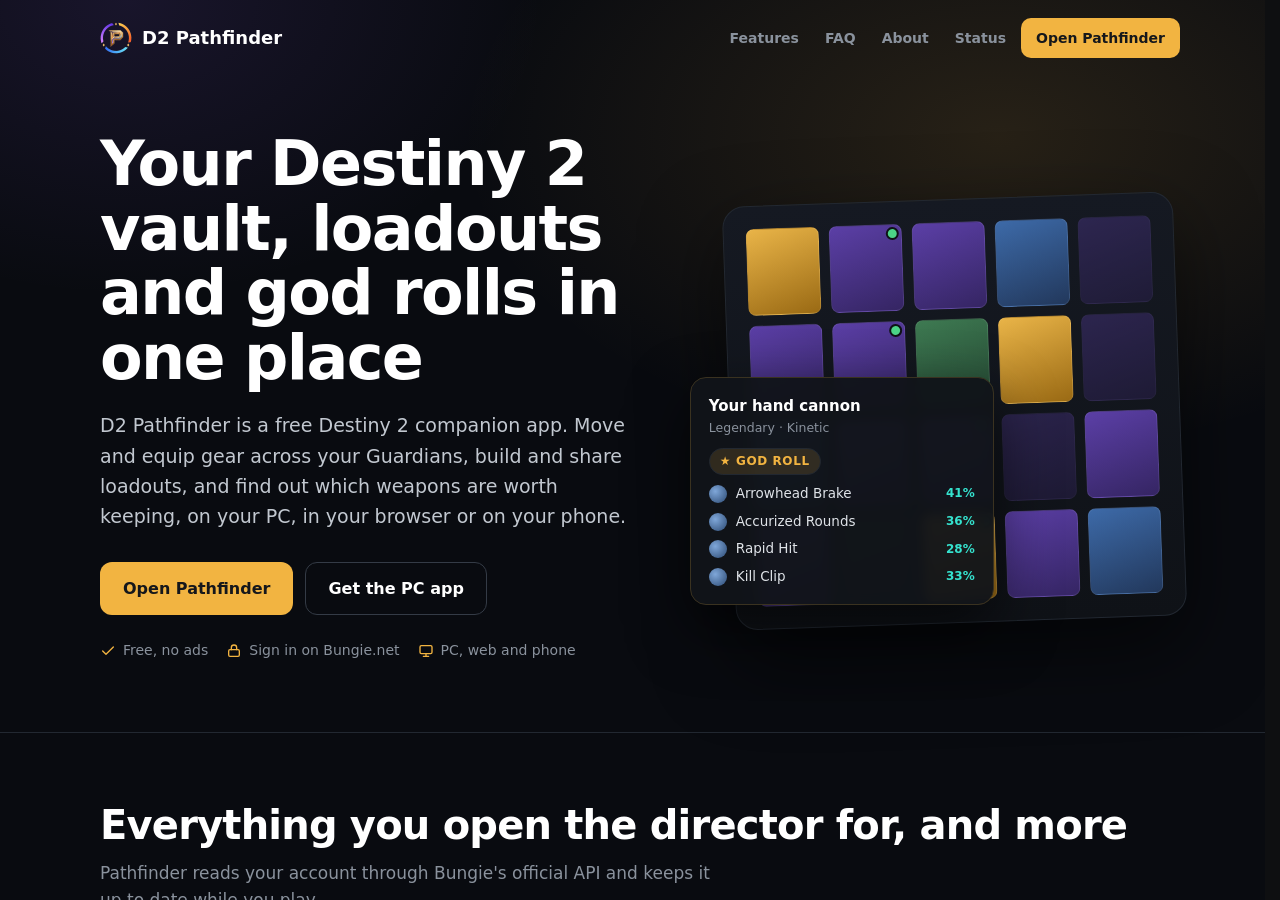
<file: index.html>
<!DOCTYPE html>
<html lang="en"><head><meta charset="utf-8">
<meta http-equiv="Content-Security-Policy" content="default-src 'none'; script-src 'self' 'unsafe-inline'; style-src 'self' 'unsafe-inline' https://fonts.googleapis.com; font-src https://fonts.gstatic.com data:; img-src 'self' data: blob: https://www.bungie.net; connect-src 'self' https://www.bungie.net https://stats.bungie.net https://*.workers.dev https:; frame-src 'none'; object-src 'none'; media-src 'none'; base-uri 'none'; form-action 'none'">
<meta name="viewport" content="width=device-width, initial-scale=1, viewport-fit=cover">
<title>D2 Pathfinder: Destiny 2 vault manager, loadouts and god rolls</title>
<link rel="icon" type="image/png" href="logo.png">
<style id="gtpre">html:not(.gtready) body>*{visibility:hidden!important}html:not(.gtready),html:not(.gtready) body{background:#0b0d12!important}html:not(.gtready) body::before,html:not(.gtready) body::after{opacity:0!important}</style>
<script>setTimeout(function(){document.documentElement.classList.add('gtready')},4000);</script>
<link href="https://fonts.googleapis.com/css2?family=Rajdhani:wght@500;600;700&family=Open+Sans:wght@400;600;700&family=Barlow:wght@300;400;500;600&family=Manrope:wght@400;500;600;700;800&family=Inter+Tight:wght@400;500;600;700;800&family=Shantell+Sans:wght@400;500;600;700;800&family=Exile&family=Blinker:wght@300;400;600;700;800&display=swap" rel="stylesheet">
<link rel="stylesheet" href="beta.css?v=0.3.48">
<link rel="stylesheet" href="guides.css?v=0.3.48">
<style>
:root{box-sizing:border-box;padding-top:env(safe-area-inset-top,0px);padding-bottom:env(safe-area-inset-bottom,0px);
--bg:#eef0f3;--panel:#fff;--line:#d3d8e0;--text:#1b2230;--mute:#667085;--gold:#9a7416;--arc:#1b6aa5;--ok:#2e7d4f;--inp:#f5f7fa}
@media (prefers-color-scheme:dark){:root:not([data-theme="light"]){--bg:#10151e;--panel:#192130;--line:#2a3548;--text:#e8e4d8;--mute:#8d99ad;--gold:#e3bd62;--arc:#6cb8f0;--ok:#6fcf97;--inp:#121a27}}
:root[data-theme="dark"]{--bg:#10151e;--panel:#192130;--line:#2a3548;--text:#e8e4d8;--mute:#8d99ad;--gold:#e3bd62;--arc:#6cb8f0;--ok:#6fcf97;--inp:#121a27}
html{scroll-padding-top:env(safe-area-inset-top,0px);scrollbar-gutter:stable} /* the scrollbar's space is always kept, so pages never shift sideways when one is longer than the window */
*,*::before,*::after{box-sizing:inherit}
body{margin:0;background:var(--bg);color:var(--text);font:500 16px/1.45 Rajdhani,system-ui,sans-serif}
header{padding:14px 16px 6px}
h1{margin:0;font-size:26px;font-weight:700;letter-spacing:.5px}
h1 small{display:block;font-size:14px;color:var(--mute);font-weight:500;letter-spacing:0}
nav{display:flex;gap:6px;overflow-x:auto;padding:8px 16px;position:sticky;top:env(safe-area-inset-top,0px);background:var(--bg);z-index:5;border-bottom:1px solid var(--line)}
nav button{flex:none;background:none;border:1px solid var(--line);color:var(--mute);padding:7px 14px;border-radius:999px;font:inherit;font-weight:600;cursor:pointer}
nav button.on{background:var(--gold);color:var(--bg);border-color:var(--gold)}
main{padding:14px 16px 40px;max-width:720px;margin:0 auto}
section{display:none}section.on{display:block}
/* the inventory stays laid out while another tab is open, so coming back to it is instant instead of re-laying out thousands of items */
section#vault:not(.on){display:block;content-visibility:hidden;contain-intrinsic-size:0 0;height:0;overflow:hidden;margin:0!important;padding:0!important}
.card{background:var(--panel);border:1px solid var(--line);border-radius:10px;padding:14px;margin-bottom:12px}
h2{margin:0 0 8px;font-size:20px}
.mute{color:var(--mute);font-size:14px}
.grid{display:grid;grid-template-columns:1fr 1fr;gap:8px}
label{display:block;font-size:14px;color:var(--mute)}
input,select,textarea{width:100%;background:var(--inp);color:var(--text);border:1px solid var(--line);border-radius:8px;padding:9px;font:inherit;font-size:16px;margin-top:2px}
button.b{background:var(--arc);color:var(--bg);border:0;border-radius:8px;padding:9px 14px;font:inherit;font-weight:700;cursor:pointer}
button.g{background:none;border:1px solid var(--line);color:var(--mute);border-radius:8px;padding:6px 10px;font:inherit;cursor:pointer}
.big{font-size:34px;font-weight:700;color:var(--gold);line-height:1.1}
.row{display:flex;align-items:center;gap:10px;padding:8px 0;border-top:1px solid var(--line)}
.row:first-child{border-top:0}
.row input[type=checkbox]{width:22px;height:22px;margin:0;flex:none}
.row span{flex:1}.done span{text-decoration:line-through;color:var(--mute)}
.bar{height:8px;background:var(--inp);border-radius:4px;overflow:hidden;margin:6px 0 10px}
.bar i{display:block;height:100%;background:var(--ok);width:0}
.res{margin-top:10px;display:grid;grid-template-columns:1fr 1fr;gap:8px}
.res div{background:var(--inp);border-radius:8px;padding:8px}.res b{display:block;font-size:22px;color:var(--arc)}
.gcard{display:block;width:100%;text-align:left;background:var(--panel);border:1px solid var(--line);border-radius:10px;padding:12px 14px;margin-bottom:10px;color:var(--text);font:inherit;cursor:pointer}.gcard b{font-size:18px}.gcard small{color:var(--gold);font-weight:600;margin-left:6px}.gcard .mute{margin-top:2px}
.toc{display:flex;flex-wrap:wrap;gap:6px;margin:10px 0}.toc a{border:1px solid var(--line);border-radius:999px;padding:4px 12px;color:var(--arc);text-decoration:none;font-size:14px}
.enc h3{margin:0 0 6px;font-size:20px}.enc h4{margin:12px 0 4px;font-size:16px;color:var(--gold)}.enc ul{margin:4px 0;padding-left:20px}.enc li{margin-bottom:4px}
.slot{margin:10px 0;border:1px dashed var(--line);border-radius:10px;padding:10px;background:var(--inp)}.slot img{display:block;max-width:100%;border-radius:8px;margin-bottom:8px}.slot .cap{font-weight:700;font-size:15px}.slot .row2{display:flex;gap:6px;margin-top:6px;flex-wrap:wrap}.slot input[type=url]{flex:1;min-width:140px;margin:0;padding:6px;font-size:14px}.slot input[type=file]{font-size:13px;width:auto;margin:0;padding:4px}
.tag{display:inline-block;border:1px solid var(--line);border-radius:6px;padding:1px 8px;font-size:13px;color:var(--mute);margin:0 4px 4px 0}
.back{margin-bottom:10px}
.chips{display:flex;gap:6px;flex-wrap:wrap;margin-top:10px}.chips button{background:none;border:1px solid var(--line);color:var(--mute);border-radius:999px;padding:5px 12px;font:inherit;cursor:pointer}.chips button.on{background:var(--arc);color:var(--bg);border-color:var(--arc)}
details{background:var(--panel);border:1px solid var(--line);border-radius:10px;padding:12px 14px;margin-bottom:10px}summary{cursor:pointer;font-weight:700;font-size:18px}summary small{color:var(--gold);font-weight:600;margin-left:6px}details ul{margin:8px 0;padding-left:20px}details li{margin-bottom:4px}details a{color:var(--arc)}details h3{margin:14px 0 4px;font-size:16px;color:var(--gold)}
:focus-visible{outline:2px solid var(--arc);outline-offset:2px}
:root{--panel:#fff;--line:#cfd5de;--bg:#e4e7ec;--inp:#f1f3f6;--gold:#8a6600;--arc:#0f5f9c;--cr:#c24a1c;--cd:#0f5f9c;--cx:#8a6600;--cs:#6a3fc2}
@media (prefers-color-scheme:dark){:root:not([data-theme="light"]){--bg:#0c0e12;--panel:rgba(24,28,36,.88);--line:rgba(255,255,255,.09);--text:#e9e7e0;--mute:#8f98a6;--gold:#f0c85a;--arc:#7cc4ff;--ok:#7bd88f;--inp:rgba(0,0,0,.38);--cr:#ff8a5b;--cd:#7cc4ff;--cx:#f0c85a;--cs:#b68cff}}
:root[data-theme="dark"]{--bg:#0c0e12;--panel:rgba(24,28,36,.88);--line:rgba(255,255,255,.09);--text:#e9e7e0;--mute:#8f98a6;--gold:#f0c85a;--arc:#7cc4ff;--ok:#7bd88f;--inp:rgba(0,0,0,.38);--cr:#ff8a5b;--cd:#7cc4ff;--cx:#f0c85a;--cs:#b68cff}
body{background:radial-gradient(900px 420px at 80% -8%,rgba(124,196,255,.12),transparent 70%),radial-gradient(700px 400px at 0% 0%,rgba(240,200,90,.07),transparent 70%),var(--bg);background-attachment:fixed;font-variant-numeric:tabular-nums}
header{display:flex;align-items:center;gap:12px;max-width:1040px;margin:0 auto;padding:16px 16px 8px}
header svg,header .plogo{flex:none;width:38px;height:38px;color:var(--gold)}
h1{font-size:24px;letter-spacing:3px;text-transform:uppercase}h1 small{letter-spacing:.3px;text-transform:none;font-size:13px}
nav{background:color-mix(in srgb,var(--bg) 88%,transparent);backdrop-filter:blur(10px);padding:0 12px;gap:2px;justify-content:flex-start}
nav button{border:0;border-bottom:2px solid transparent;border-radius:0;background:none;padding:12px 14px;letter-spacing:1.2px;text-transform:uppercase;font-size:14px}
nav button:hover{color:var(--text)}nav button.on{background:none;color:var(--gold);border-color:var(--gold)}
main{max-width:1040px}
.card{position:relative;border-radius:3px;backdrop-filter:blur(8px)}
.card::before{content:"";position:absolute;left:-1px;top:-1px;width:16px;height:16px;border-top:2px solid var(--gold);border-left:2px solid var(--gold);pointer-events:none}
h2{font-size:17px;letter-spacing:2px;text-transform:uppercase}
.big{font-size:36px;letter-spacing:1px}
#reset.on{display:grid;grid-template-columns:repeat(auto-fit,minmax(250px,1fr));gap:12px}#reset .card{margin:0}
input,select,textarea{border-radius:2px;background:var(--inp)}
input:focus,select:focus,textarea:focus{border-color:var(--gold);outline:none}
input[type=checkbox]{accent-color:var(--gold)}
button.b{background:var(--gold);color:#14110a;border-radius:2px;letter-spacing:.8px;text-transform:uppercase;font-size:14px}
button.g{border-radius:2px}button.g:hover{color:var(--text);border-color:var(--mute)}
.row{background:var(--inp);border:1px solid var(--line);padding:10px 12px;margin-bottom:6px;border-radius:2px}.row:first-child{border-top:1px solid var(--line)}
.row.done{border-left:3px solid var(--ok)}
.bar{height:6px;border-radius:0}.bar i{background:linear-gradient(90deg,var(--gold),var(--ok));transition:width .3s}
.res div{border-radius:2px;border-left:2px solid var(--arc)}
.chips button{border-radius:2px;text-transform:uppercase;letter-spacing:.8px;font-size:13px}.chips button.on{background:var(--gold);border-color:var(--gold);color:#14110a}
.tag{border-radius:2px;text-transform:uppercase;letter-spacing:.6px;font-size:12px}
#glist{display:grid;grid-template-columns:repeat(auto-fill,minmax(270px,1fr));gap:10px}
.gcard{margin:0;border-radius:2px;border-left:4px solid var(--mute);background:var(--panel);transition:transform .15s,border-color .15s}.gcard:hover{transform:translateY(-2px);border-color:var(--gold)}
.gcard[data-cat="Raid"]{border-left-color:var(--cr)}.gcard[data-cat="Dungeon"]{border-left-color:var(--cd)}.gcard[data-cat="Exotic mission"]{border-left-color:var(--cx)}.gcard[data-cat="Secret triumph"]{border-left-color:var(--cs)}
.gcard small{display:block;margin:0 0 2px;font-size:12px;text-transform:uppercase;letter-spacing:1px}
.toc{position:sticky;top:calc(env(safe-area-inset-top,0px) + 46px);z-index:4;padding:8px 0;background:color-mix(in srgb,var(--bg) 90%,transparent)}
.toc a{border-radius:2px;text-transform:uppercase;letter-spacing:.6px;font-size:12px}.toc a:hover{border-color:var(--gold)}
.enc h3{letter-spacing:1px}
.slot{border-radius:2px;border-style:solid}.slot img{border-radius:2px}
@media (max-width:560px){h1{font-size:20px;letter-spacing:2px}.big{font-size:30px}}
:root{--vig:rgba(0,0,0,.1);--cr:#8a5bb8;--cd:#4f7fb8;--cx:#b8962a;--cs:#3f8a52}
@media (prefers-color-scheme:dark){:root:not([data-theme="light"]){--bg:#07090e;--panel:rgba(16,20,29,.78);--line:rgba(255,255,255,.16);--text:#f1f1ee;--mute:#98a2b0;--gold:#ceae33;--arc:#9fc4e8;--inp:rgba(0,0,0,.4);--vig:rgba(0,0,0,.62);--cr:#9b6bcc;--cd:#5b8fc9;--cx:#ceae33;--cs:#4f9b62}}
:root[data-theme="dark"]{--bg:#07090e;--panel:rgba(16,20,29,.78);--line:rgba(255,255,255,.16);--text:#f1f1ee;--mute:#98a2b0;--gold:#ceae33;--arc:#9fc4e8;--inp:rgba(0,0,0,.4);--vig:rgba(0,0,0,.62);--cr:#9b6bcc;--cd:#5b8fc9;--cx:#ceae33;--cs:#4f9b62}
body{background:radial-gradient(1100px 560px at 50% -12%,rgba(80,118,163,.30),transparent 72%),radial-gradient(600px 400px at 100% 100%,rgba(80,118,163,.12),transparent 70%),var(--bg);background-attachment:fixed}
body::after{content:"";position:fixed;inset:0;pointer-events:none;z-index:1;background:radial-gradient(ellipse at center,transparent 50%,var(--vig))}
header{flex-direction:column;text-align:center;gap:6px;padding:22px 16px 10px}
header svg,header .plogo{width:54px;height:54px;color:var(--text)}
h1{font-size:26px;font-weight:600;letter-spacing:7px}h1 small{letter-spacing:.4px;margin-top:4px}
header::after{content:"";display:block;width:min(460px,72%);height:1px;margin-top:8px;background:linear-gradient(90deg,transparent,var(--text),transparent);opacity:.45}
nav{justify-content:safe center;gap:4px;border-bottom:1px solid var(--line);padding:0 8px}
nav button{position:relative;font-size:16px;font-weight:600;letter-spacing:3px;padding:14px 18px 18px;color:var(--mute);border-bottom:0}
nav button:hover{color:var(--text)}
nav button.on{color:var(--text);border:0}
nav button.on::after{content:"";position:absolute;left:50%;bottom:6px;width:7px;height:7px;background:var(--text);transform:translateX(-50%) rotate(45deg)}
.card{border:1px solid var(--line);box-shadow:inset 0 1px 0 rgba(255,255,255,.07),0 8px 24px rgba(0,0,0,.25)}
.card::before{border-color:var(--text);width:10px;height:10px;opacity:.9}
.card::after{content:"";position:absolute;right:-1px;bottom:-1px;width:10px;height:10px;border-right:2px solid var(--text);border-bottom:2px solid var(--text);opacity:.9;pointer-events:none}
h2{font-size:15px;letter-spacing:4px;padding-bottom:8px;border-bottom:1px solid var(--line);margin-bottom:12px}
.big{font-weight:500;color:var(--text);letter-spacing:3px}
button.b{background:transparent;color:var(--text);border:1px solid var(--text);letter-spacing:2px}
button.b:hover{background:var(--text);color:var(--bg)}
button.g{border-color:var(--line);letter-spacing:1px}
.row{border:1px solid var(--line);transition:border-color .12s}.row:hover{border-color:var(--text)}
.bar i{background:var(--text)}
.res div{border-left:0;border:1px solid var(--line)}.res b{color:var(--text);font-weight:500;letter-spacing:1px}
.chips button.on{background:var(--text);color:var(--bg);border-color:var(--text)}
.gcard{border:1px solid var(--line);border-top:4px solid var(--mute);padding:14px}
.gcard:hover{border-color:var(--text);transform:none;box-shadow:0 0 0 1px var(--text),0 8px 22px rgba(0,0,0,.4)}
.gcard[data-cat="Raid"]{border-top-color:var(--cr);border-left-color:var(--line)}.gcard[data-cat="Dungeon"]{border-top-color:var(--cd);border-left-color:var(--line)}.gcard[data-cat="Exotic mission"]{border-top-color:var(--cx);border-left-color:var(--line)}.gcard[data-cat="Secret triumph"]{border-top-color:var(--cs);border-left-color:var(--line)}
.gcard:hover[data-cat]{border-left-color:var(--text)}
.gcard small{color:var(--mute);letter-spacing:2px}.gcard b{letter-spacing:1px}
.toc a{color:var(--text);border-color:var(--line)}.toc a:hover{background:var(--text);color:var(--bg)}
.enc h3{letter-spacing:3px;text-transform:uppercase;font-size:17px}.enc h4{color:var(--gold);letter-spacing:2px;text-transform:uppercase;font-size:13px}
main{position:relative;z-index:2}
@media (max-width:560px){h1{font-size:20px;letter-spacing:4px}nav button{padding:12px 12px 16px;letter-spacing:2px;font-size:14px}}
#lb{position:fixed;inset:0;z-index:50;background:rgba(0,0,0,.94);overflow:auto;cursor:zoom-out}#lb img{display:block;width:max(100%,1200px);max-width:none}.slot img{cursor:zoom-in}
#glist.hubgrid{grid-template-columns:repeat(auto-fit,minmax(320px,1fr));gap:14px}
.cat{position:relative;overflow:hidden;min-height:170px;text-align:left;border:1px solid var(--line);border-top:4px solid var(--mute);background:var(--panel);color:var(--text);font:inherit;padding:18px;cursor:pointer;transition:box-shadow .15s}
.cat:hover{box-shadow:0 0 0 1px var(--text),0 10px 26px rgba(0,0,0,.4)}
.cat .bg{position:absolute;right:-30px;top:-20px;height:150%;opacity:.2;pointer-events:none;mask-image:linear-gradient(90deg,transparent,#000 60%);-webkit-mask-image:linear-gradient(90deg,transparent,#000 60%)}
.cat h3{position:relative;margin:0 0 4px;font-size:24px;letter-spacing:4px;text-transform:uppercase}.cat .mute,.cat .big{position:relative}
.thumb{display:block;width:calc(100% + 28px);margin:-14px -14px 10px;aspect-ratio:16/9;object-fit:cover}
.thumb.ph{background:linear-gradient(135deg,rgba(80,118,163,.35),rgba(0,0,0,.45))}
</style>
<link rel="manifest" href="manifest.webmanifest">
<meta name="theme-color" content="#0b0d16">
<meta name="apple-mobile-web-app-capable" content="yes">
<meta name="mobile-web-app-capable" content="yes">
<meta name="apple-mobile-web-app-status-bar-style" content="black">
<meta name="apple-mobile-web-app-title" content="Pathfinder">
<meta name="description" content="D2 Pathfinder is a free Destiny 2 companion app: vault and inventory manager, loadouts, god roll finder with wish lists, triumphs and activity history, on your PC and your phone.">
<meta property="og:site_name" content="D2 Pathfinder">
<meta property="og:type" content="website">
<meta property="og:title" content="D2 Pathfinder · Destiny 2 vault manager, loadouts and god rolls">
<meta property="og:description" content="A free Destiny 2 companion: move and equip gear, build loadouts, find your god rolls. On your PC and your phone.">
<meta property="og:url" content="https://d2pathfinder.com/">
<meta property="og:image" content="https://d2pathfinder.com/og-image.png?v=0.3.48">
<meta property="og:image:width" content="1200"><meta property="og:image:height" content="630">
<meta property="og:image:alt" content="D2 Pathfinder: vault manager, loadouts and god rolls for Destiny 2">
<meta name="twitter:card" content="summary_large_image">
<meta name="twitter:image" content="https://d2pathfinder.com/og-image.png?v=0.3.48">
<link rel="apple-touch-icon" href="apple-touch-icon.png">
<link rel="stylesheet" href="web.css?v=0.3.48">
<script>window.__GT_VER__="0.3.48";</script>
<script src="shims.js?v=0.3.48"></script><script src="pako.min.js?v=0.3.48"></script><script src="preload-web.js?v=0.3.48"></script><script src="main-web.js?v=0.3.48"></script>
<script>window.__GT_WEB__.start();document.documentElement.classList.add('gtweb');</script>
<script src="mobile.js?v=0.3.48" defer></script>
<script>window.__GT_DL__="/download";</script>
<script src="install.js?v=0.3.48" defer></script>
<link rel="canonical" href="https://d2pathfinder.com/">
</head><body>
<!-- Pathfinder landing page (web only, added by web/build.js right after <body>). Shown to first-time visitors and search
     engines; anyone who has used the app before (or is coming back from signing in or opening a share link) goes straight to
     the app. "Open Pathfinder" hides it for good on this device. -->
<script>(function(){try{var q=location.search+location.hash;if(/[?&#](code|s|state|error)=/.test(q)||localStorage.getItem('gt_settings')||localStorage.getItem('gt_seenapp'))document.documentElement.classList.add('pfl-off');}catch(e){document.documentElement.classList.add('pfl-off');}})();</script>
<script type="application/ld+json">{"@context":"https://schema.org","@graph":[{"@type":"WebSite","name":"D2 Pathfinder","alternateName":["d2pathfinder","Pathfinder for Destiny 2"],"url":"https://d2pathfinder.com/"},{"@type":"Organization","name":"D2 Pathfinder","url":"https://d2pathfinder.com/","logo":"https://d2pathfinder.com/icon-512.png"},{"@type":"SoftwareApplication","name":"D2 Pathfinder","alternateName":["Pathfinder for Destiny 2","Pathfinder"],"url":"https://d2pathfinder.com/","applicationCategory":"GameApplication","operatingSystem":"Windows, Web browser, iOS, Android","description":"A free Destiny 2 companion: vault and inventory manager, loadouts, god roll finder with wish lists, triumphs, weekly rotations and activity history, on PC, the web and your phone.","offers":{"@type":"Offer","price":"0","priceCurrency":"USD"},"image":"https://d2pathfinder.com/og-image.png"},{"@type":"FAQPage","mainEntity":[{"@type":"Question","name":"Is Pathfinder free?","acceptedAnswer":{"@type":"Answer","text":"Yes. Pathfinder is free, with no ads and nothing to unlock."}},{"@type":"Question","name":"Is it safe to sign in with my Bungie account?","acceptedAnswer":{"@type":"Answer","text":"You sign in on Bungie.net itself, so Pathfinder never sees your password. It uses Bungie's official API, and only moves, equips or locks items when you ask."}},{"@type":"Question","name":"Does Pathfinder work on my phone?","acceptedAnswer":{"@type":"Answer","text":"Yes. The website works in any phone browser, and you can add it to your home screen so it opens like an app."}},{"@type":"Question","name":"Is Pathfinder made by Bungie?","acceptedAnswer":{"@type":"Answer","text":"No. Pathfinder is a fan-made Destiny 2 companion and is not made by or affiliated with Bungie."}}]}]}</script>
<div id="pfl" role="main" aria-label="About Pathfinder">
<style>
html:not(.pfl-off),html:not(.pfl-off) body{overflow:hidden!important}
html.pfl-off #pfl{display:none!important}
#pfl{--bg:#090b10;--panel:#11141a;--panel2:#161a21;--line:#222831;--text:#d3d8df;--mute:#8a929d;--head:#fff;--gold:#f2b441;--purple:#8a5cf0;--teal:#35e3cf;position:fixed;inset:0;z-index:2147483000;overflow-y:auto;overflow-x:hidden;background:var(--bg);color:var(--text);font:16px/1.6 Manrope,system-ui,-apple-system,"Segoe UI",sans-serif;-webkit-font-smoothing:antialiased;text-align:left;letter-spacing:normal;text-transform:none}
#pfl *{box-sizing:border-box}
#pfl h1,#pfl h2,#pfl h3{text-transform:none!important;font-family:inherit!important;text-shadow:none!important;background:none!important;padding:0!important;border:0!important}
#pfl .btn{text-transform:none!important;letter-spacing:0!important;font-family:inherit!important}#pfl .btn.go{background:var(--gold)!important;color:#15171b!important}#pfl .btn.go:hover{background:#ffc75c!important}#pfl .btn.alt{background:transparent!important;color:var(--head)!important}
#pfl .roll small{display:block}
#pfl::before{content:"";position:absolute;left:0;right:0;top:0;height:760px;background:radial-gradient(70% 70% at 78% 18%,rgba(242,180,65,.13),transparent 60%),radial-gradient(50% 60% at 10% 0%,rgba(138,92,240,.12),transparent 65%);pointer-events:none}
#pfl a{color:var(--gold);text-decoration:none}
#pfl a:focus-visible,#pfl button:focus-visible,#pfl summary:focus-visible{outline:2px solid var(--gold);outline-offset:3px;border-radius:8px}
#pfl .w{position:relative;max-width:1120px;margin:0 auto;padding:0 20px}
#pfl .top{display:flex;align-items:center;gap:12px;padding:18px 0}
#pfl .brand{display:flex;align-items:center;gap:10px;color:var(--head);font-weight:800;font-size:18px}
#pfl .brand img{width:32px;height:32px}
#pfl .top .nv{margin-left:auto;display:flex;gap:4px;align-items:center}
#pfl .top .nv a{color:var(--mute);font-weight:600;font-size:14px;padding:7px 11px;border-radius:9px}
#pfl .top .nv a:hover{color:var(--head);background:rgba(255,255,255,.05)}
#pfl .btn{display:inline-flex;align-items:center;justify-content:center;gap:8px;border-radius:12px;padding:13px 22px;font:inherit;font-weight:800;font-size:16px;cursor:pointer;border:1px solid transparent;transition:transform .15s,background .15s,border-color .15s;text-transform:none;letter-spacing:0;height:auto;min-width:0;box-shadow:none}
#pfl .btn.go{background:var(--gold);color:#15171b}#pfl .btn.go:hover{background:#ffc75c;transform:translateY(-1px)}
#pfl .btn.alt{background:transparent;color:var(--head);border-color:#343b46}#pfl .btn.alt:hover{border-color:#56606e;background:rgba(255,255,255,.03)}
#pfl .btn.sm{padding:8px 14px;font-size:14px;border-radius:10px}
#pfl .hero{display:grid;grid-template-columns:minmax(0,1.05fr) minmax(0,.95fr);gap:48px;align-items:center;padding:56px 0 70px}
#pfl h1{margin:0;color:var(--head);font-size:clamp(36px,5.6vw,62px);line-height:1.04;font-weight:800;letter-spacing:-1.6px}
#pfl .hero p.lede{margin:20px 0 0;font-size:clamp(17px,2vw,19px);color:#c2c8d0;max-width:540px}
#pfl .cta{display:flex;gap:12px;flex-wrap:wrap;margin-top:30px}
#pfl .trust{display:flex;gap:18px;flex-wrap:wrap;margin-top:24px;color:var(--mute);font-size:14px}
#pfl .trust span{display:inline-flex;align-items:center;gap:7px}#pfl .trust svg{width:16px;height:16px;color:var(--gold)}
/* the picture: a vault, drawn in CSS, with a god roll card */
#pfl .art{position:relative;aspect-ratio:1/0.92;max-width:520px;width:100%;justify-self:end}
#pfl .vault{position:absolute;inset:6% 0 0 8%;background:linear-gradient(180deg,#151922,#0f1217);border:1px solid var(--line);border-radius:22px;padding:22px;box-shadow:0 30px 80px rgba(0,0,0,.55);display:grid;grid-template-columns:repeat(5,1fr);grid-auto-rows:1fr;gap:10px;transform:rotate(-2deg)}
#pfl .vault i{border-radius:8px;background:linear-gradient(160deg,#5b3fa6,#352563);border:1px solid rgba(255,255,255,.08);position:relative}
#pfl .vault i.ex{background:linear-gradient(160deg,#e9b448,#9a6a14)}#pfl .vault i.bl{background:linear-gradient(160deg,#3d6aa8,#22385c)}#pfl .vault i.gr{background:linear-gradient(160deg,#3e7a52,#234531)}
#pfl .vault i.up::after{content:"";position:absolute;right:4px;top:4px;width:9px;height:9px;border-radius:50%;background:#4cd387;box-shadow:0 0 0 2px #0f1217}
#pfl .vault i.dim{opacity:.35}
#pfl .roll{position:absolute;left:0;bottom:4%;width:62%;background:rgba(17,20,26,.96);border:1px solid #3a3220;border-radius:16px;padding:16px 18px;box-shadow:0 24px 60px rgba(0,0,0,.6);backdrop-filter:blur(6px)}
#pfl .roll b{display:block;color:var(--head);font-size:15px}#pfl .roll small{color:var(--mute);font-size:12.5px}
#pfl .roll .tag{display:inline-flex;align-items:center;gap:6px;margin:10px 0 8px;padding:3px 10px;border-radius:999px;background:rgba(242,180,65,.14);color:var(--gold);font-size:12px;font-weight:800}
#pfl .roll ul{list-style:none;margin:0;padding:0;display:flex;flex-direction:column;gap:6px}
#pfl .roll li{display:flex;align-items:center;gap:9px;font-size:13.5px;color:#dfe3e8}
#pfl .roll li::before{content:"";width:18px;height:18px;border-radius:50%;background:radial-gradient(circle at 35% 35%,#7fa7d9,#2c4a73);flex:none}
#pfl .roll li em{margin-left:auto;font-style:normal;font-size:12px;color:var(--teal);font-weight:700}
#pfl .sec{padding:70px 0;border-top:1px solid var(--line)}
#pfl h2{margin:0 0 12px;color:var(--head);font-size:clamp(28px,3.6vw,40px);line-height:1.12;font-weight:800;letter-spacing:-.8px}
#pfl .sub{margin:0 0 36px;color:var(--mute);font-size:17px;max-width:620px}
#pfl .feat{display:grid;grid-template-columns:repeat(3,minmax(0,1fr));gap:16px}
#pfl .feat .fc{background:var(--panel);border:1px solid var(--line);border-radius:18px;padding:24px}
#pfl .feat .ic{width:44px;height:44px;border-radius:12px;display:grid;place-items:center;background:rgba(242,180,65,.10);color:var(--gold);margin-bottom:16px}
#pfl .feat .ic svg{width:22px;height:22px}
#pfl .feat h3{margin:0 0 6px;color:var(--head);font-size:18px;font-weight:800}
#pfl .feat p{margin:0;color:#b5bcc6;font-size:15px}
#pfl .steps{display:grid;grid-template-columns:repeat(3,minmax(0,1fr));gap:16px;counter-reset:s}
#pfl .steps div{position:relative;padding:22px 22px 22px 70px;border-radius:16px;background:var(--panel2);border:1px solid var(--line)}
#pfl .steps div::before{counter-increment:s;content:counter(s);position:absolute;left:22px;top:20px;width:34px;height:34px;border-radius:10px;display:grid;place-items:center;background:var(--gold);color:#15171b;font-weight:800}
#pfl .steps b{display:block;color:var(--head);font-size:16px;margin-bottom:2px}#pfl .steps span{color:#b5bcc6;font-size:14.5px}
#pfl .faq{max-width:760px}
#pfl details{border-bottom:1px solid var(--line);padding:4px 0}
#pfl summary{cursor:pointer;list-style:none;padding:16px 36px 16px 0;color:var(--head);font-weight:700;font-size:17px;position:relative}
#pfl summary::-webkit-details-marker{display:none}
#pfl summary::after{content:"+";position:absolute;right:6px;top:12px;font-size:24px;color:var(--gold);font-weight:400;transition:transform .2s}
#pfl details[open] summary::after{transform:rotate(45deg)}
#pfl details p{margin:0 0 16px;color:#b5bcc6}
#pfl .end{text-align:center;padding:80px 20px}
#pfl .end h2{margin-bottom:10px}#pfl .end .cta{justify-content:center}
#pfl .ft{border-top:1px solid var(--line);padding:26px 0 40px;color:var(--mute);font-size:13.5px;display:flex;gap:16px;flex-wrap:wrap;align-items:center}
#pfl .ft .nv{display:flex;gap:16px;margin-left:auto}#pfl .ft a{color:var(--mute)}#pfl .ft a:hover{color:var(--head)}
#pfl .ab{display:grid;grid-template-columns:minmax(0,1fr) minmax(0,1fr);gap:48px;align-items:start}
#pfl .ab p{margin:0 0 16px;color:#c2c8d0;font-size:17px;max-width:600px}
#pfl .ab .btn.dc{background:#5865f2!important;color:#fff!important;margin-top:8px}#pfl .ab .btn.dc:hover{background:#4752c4!important}
#pfl .team{list-style:none;margin:0;padding:8px;background:var(--panel);border:1px solid var(--line);border-radius:18px}
#pfl .team li{--rc:#8a929d;display:flex;align-items:center;gap:14px;padding:11px 12px;border-radius:12px}
#pfl .team li+li{border-top:1px solid var(--line)}
#pfl .team i{width:38px;height:38px;border-radius:50%;display:grid;place-items:center;font-style:normal;font-weight:800;font-size:15px;color:var(--rc);background:color-mix(in srgb,var(--rc) 14%,transparent);border:1px solid color-mix(in srgb,var(--rc) 40%,transparent);flex:none}
#pfl .team b{color:var(--head);font-size:16px;min-width:0;overflow-wrap:anywhere}#pfl .team span{margin-left:auto;color:var(--rc);font-size:13.5px;font-weight:700;text-align:right;white-space:nowrap}
#pfl .team .r-owner{--rc:#f2b441}#pfl .team .r-founder{--rc:#35e3cf}#pfl .team .r-dev{--rc:#5fd38a}#pfl .team .r-fb{--rc:#b49cf5}
@media (max-width:900px){#pfl .ab{grid-template-columns:1fr;gap:30px}}
@media (max-width:420px){#pfl .team{padding:6px}#pfl .team li{gap:10px;padding:10px 8px}#pfl .team i{width:32px;height:32px;font-size:13.5px}#pfl .team b{font-size:15px}#pfl .team span{font-size:12.5px}}
@media (max-width:380px){#pfl .team li{display:grid;grid-template-columns:32px minmax(0,1fr);column-gap:12px;row-gap:1px}#pfl .team i{grid-row:1/3}#pfl .team span{margin-left:0;text-align:left}}
@media (max-width:900px){#pfl .hero{grid-template-columns:1fr;padding:30px 0 50px;gap:36px}#pfl .art{justify-self:center;max-width:440px}#pfl .feat{grid-template-columns:repeat(2,minmax(0,1fr))}#pfl .steps{grid-template-columns:1fr}}
@media (max-width:600px){#pfl .feat{grid-template-columns:1fr}#pfl .top .nv a.hide-sm{display:none}#pfl .btn{width:100%}#pfl .cta{flex-direction:column}#pfl .sec{padding:52px 0}#pfl .ft .nv{margin-left:0}}
@media (prefers-reduced-motion:reduce){#pfl .btn{transition:none}}
</style>
<div class="w">
  <div class="top">
    <a class="brand" href="./" data-pfl-open><img src="logo-s.png" alt="">D2 Pathfinder</a>
    <div class="nv"><a class="hide-sm" href="#pfl-features">Features</a><a class="hide-sm" href="#pfl-faq">FAQ</a><a class="hide-sm" href="#pfl-about">About</a><a class="hide-sm" href="status">Status</a><button class="btn go sm" type="button" data-pfl-open>Open Pathfinder</button></div>
  </div>

  <div class="hero">
    <div>
      <h1>Your Destiny 2 vault, loadouts and god rolls in one place</h1>
      <p class="lede">D2 Pathfinder is a free Destiny 2 companion app. Move and equip gear across your Guardians, build and share loadouts, and find out which weapons are worth keeping, on your PC, in your browser or on your phone.</p>
      <div class="cta"><button class="btn go" type="button" data-pfl-open>Open Pathfinder</button><a class="btn alt" href="/download">Get the PC app</a></div>
      <div class="trust">
        <span><svg viewBox="0 0 24 24" fill="none" stroke="currentColor" stroke-width="2" stroke-linecap="round" stroke-linejoin="round"><path d="M20 6 9 17l-5-5"/></svg>Free, no ads</span>
        <span><svg viewBox="0 0 24 24" fill="none" stroke="currentColor" stroke-width="2" stroke-linecap="round" stroke-linejoin="round"><rect x="4" y="10" width="16" height="10" rx="2"/><path d="M8 10V7a4 4 0 0 1 8 0v3"/></svg>Sign in on Bungie.net</span>
        <span><svg viewBox="0 0 24 24" fill="none" stroke="currentColor" stroke-width="2" stroke-linecap="round" stroke-linejoin="round"><rect x="3" y="4" width="18" height="12" rx="2"/><path d="M8 20h8M12 16v4"/></svg>PC, web and phone</span>
      </div>
    </div>
    <div class="art" aria-hidden="true">
      <div class="vault"><i class="ex"></i><i class="up"></i><i></i><i class="bl"></i><i class="dim"></i><i></i><i class="up"></i><i class="gr"></i><i class="ex"></i><i class="dim"></i><i class="bl"></i><i></i><i class="up"></i><i class="dim"></i><i></i><i></i><i class="gr dim"></i><i class="ex up"></i><i></i><i class="bl"></i></div>
      <div class="roll"><b>Your hand cannon</b><small>Legendary &middot; Kinetic</small><div class="tag">&#9733; God roll</div><ul><li>Arrowhead Brake<em>41%</em></li><li>Accurized Rounds<em>36%</em></li><li>Rapid Hit<em>28%</em></li><li>Kill Clip<em>33%</em></li></ul></div>
    </div>
  </div>
</div>

<div class="sec" id="pfl-features"><div class="w">
  <h2>Everything you open the director for, and more</h2>
  <p class="sub">Pathfinder reads your account through Bungie's official API and keeps it up to date while you play.</p>
  <div class="feat">
    <div class="fc"><div class="ic"><svg viewBox="0 0 24 24" fill="none" stroke="currentColor" stroke-width="1.9" stroke-linecap="round" stroke-linejoin="round"><rect x="3" y="4" width="18" height="16" rx="2"/><path d="M3 10h18M9 4v16"/></svg></div><h3>Vault and inventory manager</h3><p>Every Guardian and your vault on one screen. Drag to move, equip in a click, lock, tag and take notes, and search with filters like is:wishlist, is:duplicate or perk names.</p></div>
    <div class="fc"><div class="ic"><svg viewBox="0 0 24 24" fill="none" stroke="currentColor" stroke-width="1.9" stroke-linecap="round" stroke-linejoin="round"><path d="M12 3 4 7v6c0 4 3.4 7 8 8 4.6-1 8-4 8-8V7z"/><path d="M9 12l2 2 4-4"/></svg></div><h3>Loadouts</h3><p>Save whole builds with weapons, armor, subclass and mods, equip them in one go, and share any loadout as a link your friends can open.</p></div>
    <div class="fc"><div class="ic"><svg viewBox="0 0 24 24" fill="none" stroke="currentColor" stroke-width="1.9" stroke-linecap="round" stroke-linejoin="round"><path d="M12 3l2.6 5.6 6.1.6-4.6 4.1 1.3 6-5.4-3.1-5.4 3.1 1.3-6L3.3 9.2l6.1-.6z"/></svg></div><h3>God roll finder</h3><p>Grades every weapon you own against popular wish lists, so you can see your god rolls, your keepers and what is safe to dismantle, with community perk ratings for each perk.</p></div>
    <div class="fc"><div class="ic"><svg viewBox="0 0 24 24" fill="none" stroke="currentColor" stroke-width="1.9" stroke-linecap="round" stroke-linejoin="round"><circle cx="12" cy="12" r="9"/><path d="M12 7v5l3 2"/></svg></div><h3>Rotations and activities</h3><p>Daily and weekly resets, featured raids and dungeons, Pantheon, Xûr, vendors, plus your clears, personal bests and play time.</p></div>
    <div class="fc"><div class="ic"><svg viewBox="0 0 24 24" fill="none" stroke="currentColor" stroke-width="1.9" stroke-linecap="round" stroke-linejoin="round"><path d="M8 21h8M12 17v4M7 4h10v5a5 5 0 0 1-10 0z"/><path d="M17 5h3v2a3 3 0 0 1-3 3M7 5H4v2a3 3 0 0 0 3 3"/></svg></div><h3>Triumphs and farming</h3><p>Track triumphs and seals, set farming targets for the exact rolls and armor you want, and let Farming Mode keep space free while you play.</p></div>
    <div class="fc"><div class="ic"><svg viewBox="0 0 24 24" fill="none" stroke="currentColor" stroke-width="1.9" stroke-linecap="round" stroke-linejoin="round"><rect x="2" y="5" width="13" height="10" rx="1.5"/><rect x="16" y="8" width="6" height="12" rx="1.5"/><path d="M6 19h6"/></svg></div><h3>On every screen</h3><p>Use the Windows app, any browser or your phone. An optional Pathfinder account brings all your Bungie accounts, alts included, to every device.</p></div>
  </div>
</div></div>

<div class="sec"><div class="w">
  <h2>Up and running in a minute</h2>
  <p class="sub">No download needed: Pathfinder works right here in your browser.</p>
  <div class="steps">
    <div><b>Sign in with Bungie</b><span>You sign in on Bungie.net. Pathfinder never sees your password.</span></div>
    <div><b>Your Guardians load</b><span>Characters, vault, postmaster and progress, read straight from Bungie.</span></div>
    <div><b>Sort out your gear</b><span>Move, equip, tag and build loadouts. Changes happen in the game right away.</span></div>
  </div>
</div></div>

<div class="sec" id="pfl-faq"><div class="w faq">
  <h2>Questions</h2>
  <details><summary>Is Pathfinder free?</summary><p>Yes. Pathfinder is free, with no ads and nothing to unlock.</p></details>
  <details><summary>Is it safe to sign in with my Bungie account?</summary><p>You sign in on Bungie.net itself, so Pathfinder never sees your password. It uses Bungie's official API, and only moves, equips or locks items when you ask. Read the <a href="privacy">privacy page</a> for exactly what is kept and where.</p></details>
  <details><summary>Does it work on my phone?</summary><p>Yes. Open d2pathfinder.com in your phone's browser and add it to your home screen so it opens like an app.</p></details>
  <details><summary>Do I need the PC app?</summary><p>No, the website does the same things. The Windows app runs in its own window, updates itself and can show your postmaster count on the taskbar.</p></details>
  <details><summary>Can I use more than one Bungie account?</summary><p>Yes. Add your alts in Settings and switch between them. With a free Pathfinder account they come with you to every device.</p></details>
  <details><summary>Is Pathfinder made by Bungie?</summary><p>No. Pathfinder is a fan-made Destiny 2 companion and is not made by or affiliated with Bungie.</p></details>
</div></div>

<div class="sec" id="pfl-about"><div class="w ab">
  <div>
    <h2>About Pathfinder</h2>
    <p>Hey, I'm Bray, the owner of Pathfinder. We built this as Destiny players, for Destiny players: the companion we wanted for our own vaults, loadouts and god rolls, kept free and shaped by the people who use it.</p>
    <p>A big thank you to Frosty, Manta, Zeb, BabyJosephSayer and Ryu, and to everyone else who helped with ideas, input and testing. Pathfinder is what it is because of you.</p>
    <a class="btn dc" href="https://discord.gg/rJXsgHdcMY" target="_blank" rel="noopener">Join our Discord</a>
  </div>
  <ul class="team" aria-label="The Pathfinder team"><li class="r-owner"><i aria-hidden="true">B</i><b>Bray</b><span>Owner</span></li><li class="r-founder"><i aria-hidden="true">F</i><b>Frosty</b><span>Founder</span></li><li class="r-founder"><i aria-hidden="true">M</i><b>Manta</b><span>Founder</span></li><li class="r-dev"><i aria-hidden="true">Z</i><b>Zeb</b><span>Dev</span></li><li class="r-fb"><i aria-hidden="true">B</i><b>BabyJosephSayer</b><span>Feedback and Ideas</span></li><li class="r-fb"><i aria-hidden="true">R</i><b>Ryu</b><span>Feedback and Ideas</span></li></ul>
</div></div>

<div class="w end">
  <h2>Made for Destiny players, by Destiny players</h2>
  <p class="sub" style="margin:0 auto 26px">Built by Guardians who sort their vaults every reset too. Free, in your browser and on your phone.</p>
  <div class="cta"><button class="btn go" type="button" data-pfl-open>Open Pathfinder</button><a class="btn alt" href="/download">Get the PC app</a></div>
</div>

<div class="w"><div class="ft"><span>Pathfinder is a fan-made Destiny 2 companion, not made by or affiliated with Bungie. Destiny is a trademark of Bungie.</span><div class="nv"><a href="status">Status</a><a href="privacy">Privacy</a><a href="mailto:help@d2pathfinder.com">Contact</a></div></div></div>
</div>
<script>(function(){var l=document.getElementById('pfl');if(!l)return;l.addEventListener('click',function(e){var h=e.target.closest('a[href^="#pfl-"]');if(h){e.preventDefault();var t=document.getElementById(h.getAttribute('href').slice(1));if(t)t.scrollIntoView({behavior:'smooth',block:'start'});return;}var o=e.target.closest('[data-pfl-open]');if(!o)return;e.preventDefault();try{localStorage.setItem('gt_seenapp','1');}catch(x){}document.documentElement.classList.add('pfl-off');window.scrollTo(0,0);});if(document.documentElement.classList.contains('pfl-off'))l.remove();})();</script>

<header><img class="plogo" src="logo.png" alt="" aria-hidden="true"><h1>D2 Pathfinder<small>Works without a Bungie API key. Your data stays in this browser.</small></h1></header>
<nav id="nav"></nav>
<main>

<section id="check">
 <div class="card"><h2>Checklist</h2><div class="mute">Daily items clear at daily reset. Weekly items clear at weekly reset.</div>
 <div class="bar"><i id="cbar"></i></div><div id="clist"></div>
 <div style="display:flex;gap:8px;margin-top:10px"><input id="cnew" placeholder="Add an activity"><select id="ctype" style="width:110px"><option value="d">Daily</option><option value="w">Weekly</option></select><button class="b" id="cadd">Add</button></div></div>
</section>

<section id="power">
 <div class="card"><h2>Power level</h2><div class="mute">Enter the power of each slot. Average is rounded down, as the game does.</div>
 <div class="grid" id="pgrid" style="margin-top:8px"></div>
 <div class="res"><div>Average<b id="pavg">–</b></div><div>To next level<b id="pnext">–</b></div></div>
 <label style="margin-top:10px">Target power<input type="number" id="ptgt" placeholder="e.g. 2000"></label><div class="mute" id="pgap"></div></div>
</section>

<section id="dps">
 <div class="card"><h2>Damage calculator</h2><div class="grid">
 <label>Damage per shot<input type="number" id="d1" value="20000"></label>
 <label>Rounds per minute<input type="number" id="d2" value="140"></label>
 <label>Magazine size<input type="number" id="d3" value="7"></label>
 <label>Reload (seconds)<input type="number" id="d4" step=".1" value="2.5"></label>
 <label>Total ammo<input type="number" id="d5" value="21"></label>
 <label>Boss health<input type="number" id="d6" placeholder="optional"></label></div>
 <div class="res" id="dres"></div></div>
</section>

<section id="wish">
 <div class="card"><h2>Weapon wishlist</h2><div class="mute">Track the rolls you are hunting.</div>
 <div class="grid" style="margin-top:8px"><label>Weapon<input id="wn"></label><label>Type<select id="wt"><option>Kinetic</option><option>Energy</option><option>Power</option><option>Armor</option></select></label></div>
 <label style="margin-top:8px">Perks and notes<textarea id="wp" rows="2"></textarea></label>
 <button class="b" id="wadd" style="margin-top:8px">Add to wishlist</button></div>
 <input id="wsearch" placeholder="Search wishlist" style="margin-bottom:12px"><div id="wlist"></div>
</section>

<section id="farm">
 <div class="card"><h2>Farm counters</h2><div class="mute">Count runs, drops or kills toward a goal.</div>
 <div style="display:flex;gap:8px;margin-top:8px"><input id="fn" placeholder="What are you farming?"><input id="fg" type="number" placeholder="Goal" style="width:90px"><button class="b" id="fadd">Add</button></div></div>
 <div id="flist"></div>
</section>

<section id="guides">
 <div id="ghub">
  <div class="card"><h2>Guides</h2><div class="mute">Choose a category, then an activity. Search finds any guide.</div>
  <input id="gsearch" placeholder="Search all guides" style="margin-top:8px"><div class="chips" id="gchips"></div></div>
  <div id="glist"></div>
 </div>
 <div id="gpage" hidden></div>
</section>

<section id="build">
 <div class="card"><h2>Build notebook</h2><div class="grid">
 <label>Name<input id="bn"></label>
 <label>Class<select id="bc"><option>Titan</option><option>Hunter</option><option>Warlock</option></select></label>
 <label>Subclass<select id="bs"><option>Solar</option><option>Arc</option><option>Void</option><option>Stasis</option><option>Strand</option><option>Prismatic</option></select></label>
 <label>Exotic<input id="be"></label></div>
 <label style="margin-top:8px">Aspects, fragments, mods, playstyle<textarea id="bt" rows="3"></textarea></label>
 <button class="b" id="badd" style="margin-top:8px">Save build</button></div>
 <div id="blist"></div>
</section>
<section id="vault"></section>
</main>
<div id="lb" hidden></div>
<script>
const $=id=>document.getElementById(id);
const ST={get(k,d){try{const v=localStorage.getItem('gt_'+k);return v?JSON.parse(v):d}catch(e){return d}},set(k,v){try{localStorage.setItem('gt_'+k,JSON.stringify(v))}catch(e){}}};
const tabs=[['guides','Guides'],['check','Checklist']];
tabs.forEach(([id,n],i)=>{const b=document.createElement('button');b.textContent=n;b.onclick=()=>show(id);b.dataset.t=id;$('nav').appendChild(b)});
function show(id){const R=document.documentElement,sx=document.getElementById(id);R.dataset.gsec=id;R.dataset.dark=sx&&sx.classList.contains('gdark')?'1':'0';document.querySelectorAll('section').forEach(s=>s.classList.toggle('on',s.id===id));document.querySelectorAll('nav button').forEach(b=>b.classList.toggle('on',b.dataset.t===id));ST.set('tab',id)}
const esc=s=>String(s).replace(/[&<>"']/g,c=>({'&':'&amp;','<':'&lt;','>':'&gt;','"':'&quot;',"'":'&#39;'}[c]));
const fmt=ms=>{const s=Math.max(0,Math.floor(ms/1e3)),d=Math.floor(s/86400),h=Math.floor(s%86400/3600),m=Math.floor(s%3600/60);return(d?d+'d ':'')+h+'h '+m+'m '+(s%60)+'s'};

/* resets */
function lastReset(weekly){const n=new Date();let r=Date.UTC(n.getUTCFullYear(),n.getUTCMonth(),n.getUTCDate(),17);if(r>n)r-=864e5;if(weekly){while(new Date(r).getUTCDay()!==2)r-=864e5}return r}


/* checklist */
let C=ST.get('chk',null)||{items:[['Daily Heroic Strike / Vanguard playlist','d'],['Complete bounties','d'],['Spend Glimmer and shards','d'],['Weekly Nightfall','w'],['Weekly raid or dungeon','w'],['Pinnacle challenges','w'],['Clan engrams','w'],['Check Xûr','w']].map(([t,k])=>({t,k,x:0})),dr:0,wr:0};
function rolloverC(){const d=lastReset(false),w=lastReset(true);let ch=0;if(C.dr<d){C.items.forEach(i=>{if(i.k==='d')i.x=0});C.dr=d;ch=1}if(C.wr<w){C.items.forEach(i=>{if(i.k==='w')i.x=0});C.wr=w;ch=1}if(ch)ST.set('chk',C)}
function drawC(){rolloverC();const done=C.items.filter(i=>i.x).length;$('cbar').style.width=(C.items.length?done/C.items.length*100:0)+'%';
$('clist').innerHTML=C.items.map((it,i)=>`<div class="row ${it.x?'done':''}"><input type="checkbox" ${it.x?'checked':''} data-i="${i}" aria-label="Done"><span>${esc(it.t)} <small class="mute">${it.k==='d'?'daily':'weekly'}</small></span><button class="g" data-del="${i}" aria-label="Remove">✕</button></div>`).join('')||'<div class="mute">Nothing here yet. Add an activity below.</div>'}
$('clist').onclick=e=>{const t=e.target;if(t.dataset.i!==undefined){C.items[t.dataset.i].x=t.checked?1:0}else if(t.dataset.del!==undefined){C.items.splice(t.dataset.del,1)}else return;ST.set('chk',C);drawC()};
$('cadd').onclick=()=>{const v=$('cnew').value.trim();if(!v)return;C.items.push({t:v,k:$('ctype').value,x:0});$('cnew').value='';ST.set('chk',C);drawC()};
drawC();setInterval(drawC,60000);

/* power */
const slots=['Kinetic','Energy','Power','Helmet','Gauntlets','Chest','Legs','Class item'];let P=ST.get('pow',slots.map(()=>''));
$('pgrid').innerHTML=slots.map((s,i)=>`<label>${s}<input type="number" inputmode="numeric" data-p="${i}" value="${P[i]}"></label>`).join('');
function calcP(){const v=P.map(Number);const ok=v.every(x=>x>0);const sum=v.reduce((a,b)=>a+b,0);
$('pavg').textContent=ok?Math.floor(sum/8):'–';$('pnext').textContent=ok?(8-sum%8)+' pts':'–';
const t=+$('ptgt').value;$('pgap').textContent=ok&&t?(Math.floor(sum/8)>=t?'You are at or above target.':'Total power needed: '+(t*8-sum)+' across slots.'):''}
$('pgrid').oninput=e=>{P[e.target.dataset.p]=e.target.value;ST.set('pow',P);calcP()};$('ptgt').oninput=calcP;calcP();

/* damage */
function calcD(){const [dmg,rpm,mag,rl,ammo,hp]=['d1','d2','d3','d4','d5','d6'].map(i=>+$(i).value||0);
if(!dmg||!rpm||!mag){$('dres').innerHTML='';return}
const sh=60/rpm,burst=dmg*rpm/60,mt=(mag-1)*sh+sh,cyc=mt+rl,sus=dmg*mag/cyc,tot=dmg*ammo;
let h=`<div>Burst DPS<b>${Math.round(burst).toLocaleString()}</b></div><div>Sustained DPS<b>${Math.round(sus).toLocaleString()}</b></div><div>Damage per mag<b>${(dmg*mag).toLocaleString()}</b></div><div>Total from ammo<b>${tot.toLocaleString()}</b></div>`;
if(hp){const shots=Math.ceil(hp/dmg),reloads=Math.max(0,Math.ceil(shots/mag)-1),t=shots*sh+reloads*rl;h+=`<div>Shots to kill<b>${shots}</b></div><div>Time to kill<b>${t.toFixed(1)}s</b></div>`;if(shots>ammo)h+=`<div style="grid-column:1/3">You need ${shots-ammo} more rounds than you have.</div>`}
$('dres').innerHTML=h}
document.querySelectorAll('#dps input').forEach(i=>i.oninput=calcD);calcD();

/* generic list builder */
function list(key,box,render){let A=ST.get(key,[]);const draw=()=>{box.innerHTML=A.length?A.map(render).join(''):'<div class="card mute">Nothing saved yet.</div>'};
box.addEventListener('click',e=>{const t=e.target;if(t.dataset.rm!==undefined){A.splice(t.dataset.rm,1)}else if(t.dataset.inc!==undefined){A[t.dataset.inc].n=Math.max(0,(A[t.dataset.inc].n||0)+(+t.dataset.d))}else return;ST.set(key,A);draw()});
return{add(o){A.unshift(o);ST.set(key,A);draw()},draw,get:()=>A}}
const W=list('wish',$('wlist'),(w,i)=>`<div class="card" data-s="${esc((w.n+' '+w.p).toLowerCase())}"><div style="display:flex;justify-content:space-between;gap:8px"><b>${esc(w.n)} <small class="mute">${esc(w.t)}</small></b><button class="g" data-rm="${i}">Remove</button></div><div class="mute" style="white-space:pre-wrap">${esc(w.p)}</div></div>`);
$('wadd').onclick=()=>{const n=$('wn').value.trim();if(!n)return;W.add({n,t:$('wt').value,p:$('wp').value});$('wn').value=$('wp').value=''};
$('wsearch').oninput=e=>{const q=e.target.value.toLowerCase();document.querySelectorAll('#wlist .card[data-s]').forEach(c=>c.style.display=c.dataset.s.includes(q)?'':'none')};W.draw();
const F=list('farm',$('flist'),(f,i)=>{const pct=f.g?Math.min(100,(f.n||0)/f.g*100):0;return`<div class="card"><div style="display:flex;justify-content:space-between"><b>${esc(f.t)}</b><button class="g" data-rm="${i}">Remove</button></div><div class="bar"><i style="width:${pct}%"></i></div><div style="display:flex;align-items:center;gap:10px"><button class="g" data-inc="${i}" data-d="-1">−1</button><span class="big" style="font-size:26px">${f.n||0}${f.g?' / '+f.g:''}</span><button class="b" data-inc="${i}" data-d="1">+1</button><button class="g" data-inc="${i}" data-d="5">+5</button></div></div>`});
$('fadd').onclick=()=>{const t=$('fn').value.trim();if(!t)return;F.add({t,g:+$('fg').value||0,n:0});$('fn').value=$('fg').value=''};F.draw();
const B=list('build',$('blist'),(b,i)=>`<div class="card"><div style="display:flex;justify-content:space-between;gap:8px"><b>${esc(b.n)} <small class="mute">${esc(b.c)} · ${esc(b.s)}</small></b><button class="g" data-rm="${i}">Remove</button></div>${b.e?`<div class="mute">Exotic: ${esc(b.e)}</div>`:''}<div class="mute" style="white-space:pre-wrap">${esc(b.t)}</div></div>`);
$('badd').onclick=()=>{const n=$('bn').value.trim();if(!n)return;B.add({n,c:$('bc').value,s:$('bs').value,e:$('be').value,t:$('bt').value});$('bn').value=$('be').value=$('bt').value=''};B.draw();
/* guides */
const GD=[
["Raid","Raid prep: every raid","Six players, voice chat, and clear roles beat any single loadout.",["Pick callout roles before the first encounter: add clear, relic or plate holder, and damage.","Bring a Well of Radiance, Rally Barricade or similar support so one wipe is not run-ending.","Carry anti-Barrier, Overload and Unstoppable options across the fireteam.","Stock heavy ammo and a Special-slot weapon with a strong adds-clear perk before the boss."]],
["Raid","Vault of Glass","Vex raid built on timing and callouts. Encounters run Confluxes, Oracles, Templar, Gatekeepers, then Atheon.",["Oracles: shoot them in the order they appear, and keep a fixed caller.","Templar: the Relic holder cleanses the shield while others clear adds.","Atheon: players are teleported into the Vex realm, so callouts matter most here."]],
["Raid","Last Wish","A long, well-known raid that ends in Riven. It rewards strong heavy damage and add control.",["Assign one player to each side task rather than everyone chasing the same objective.","Save your best burst weapons for the final boss damage windows.","New players should watch a full walkthrough once before their first run."]],
["Raid","King’s Fall","Hive raid with heavy mechanics and a famously long final fight against Oryx.",["Learn the role-swap pattern early: players alternate between supporting and damage tasks.","Bring a clean solo-capable loadout so a downed teammate does not stall the group.","Practice the earlier encounters first; the final boss assumes you already know the basics."]],
["Dungeon","Dungeon basics","Three-player activities that reward solo skill. Expect fewer callouts and more survival.",["Bring a defensive weapon or ability for each encounter: healing, a damage buff or crowd control.","Learn each boss’s damage phase and save your power ammo for it.","Use the Flawless and Solo runs only after learning the full route."]],
["Dungeon","Shattered Throne","Classic Taken dungeon that ends with a boss fight against Vorgeth’s master.",["The Wizard and Pit of Heresy-style encounters are about positioning, not DPS.","Equip a strong add-clear primary and a reliable heavy weapon for the finale."]],
["Dungeon","Duality","Dreaming City dungeon built around two moving sides. Careful teamwork matters more than damage.",["Stick to your assigned side and call out changes before they happen.","A defensive aspect or Well can save the group in the final encounter."]],
["Dungeon","Ghosts of the Deep","Underwater Hive dungeon with long corridors and Taken-style enemies.",["Use area-clear weapons for the corridors.","Keep your super and grenades for the final boss to speed up the damage phase."]],
["Exotic mission","Whisper of the Worm","Hard solo-friendly mission that rewards the exotic sniper Whisper of the Worm.",["Take a defensive build with healing or damage resistance.","Play it on a high difficulty only after you can clear it on normal."]],
["Exotic mission","Zero Hour","Strike-style mission that rewards the exotic pulse rifle Outbreak Perfected after completing its steps.",["Complete it on normal first, then replay on a harder setting for the catalyst steps.","Memorize the enemy waves so you can clear them quickly."]],
["Exotic mission","Presage","Dungeon-style Hive mission that rewards the exotic Divinity trace rifle.",["Bring a strong add-clear weapon and healing.","Learn the boss pattern so you can save heavy ammo."]],
["Exotic mission","Vox Obscura","Vex mission with puzzle sections that rewards the exotic sidearm Vox Obscura.",["Take your time and read the on-screen prompts.","Bring a mobile build for the platforming and timed sections."]],
["Secret triumph","How to find secret triumphs","Secret triumphs stay hidden until you meet a condition. They are tied to puzzles, lore or specific actions.",["Check the Triumphs menu for entries marked as secret or hidden.","Search community databases and Reddit using the exact name once it appears.","Do not use exploits or glitches: Bungie can ban accounts for them."]],
["Secret triumph","Lore and puzzle triumphs","Many secrets come from reading item descriptions and revisiting old areas.",["Read weapon and armor flavor text for clues about where to go.","Follow in-game environmental cues: symbols, sounds and glowing objects.","Ask a clan or community for a spoiler-free nudge before looking up the full solution."]],
["Secret triumph","Seasonal secrets","Seasonal activities often hide triumphs that only appear after finishing several steps.",["Finish the main seasonal story before hunting secrets.","Track your progress in the Checklist tab so you can see what is left each week."]]
];
const DET={
"Vault of Glass":[
["Before you go",["Six players. Plan for Overload Champions: bring Overload mods or a weapon that locks them down on every fireteam member who needs it.","Strong picks reported for this raid: Xenophage for heavy damage, and Deathbringer with Argent Ordnance to melt Wyverns, Champions, the Templar and Atheon.","Wear armor with grenade and super regeneration, since the boss fights reward ability uptime."]],
["Opening the Vault",["Clear all three plates, then build the spire to open the Vault doors.","Loot the chest just inside the gate before you move on."]],
["Confluxes",["Defend the Confluxes from Vex waves. The encounter starts with left and right sides, then moves to all three at once.","Overload Minotaurs appear, so assign someone to deal with them quickly.","Split the team evenly across the three Confluxes and call out when a side is overwhelmed."]],
["Oracles",["Seven Oracles appear in waves, chiming at different pitches. Shoot them in the order they appeared.","With seven Oracles and six players, one Guardian shoots two. Agree who that is before you start.","Use a fixed caller and one player per Oracle to avoid double shots. Hobgoblins try to block your sightlines, so clear them first."]],
["Templar",["This fight combines the boss with Oracles. Pick up the Relic to start the encounter.","The Relic wielder charges the Relic super and hits the Templar to bring its shield down.","Others handle Oracles, Fanatics and Overload Minotaurs while the Relic wielder works. Rotate the Relic if the wielder dies."]],
["Gorgons’ Maze",["A short stealth-style section between the Templar and the Gatekeepers. Move together and avoid the Gorgons’ line of sight.","The jumping puzzle that follows reuses the Vex plates. After the first few platforms, double or triple jump to skip ahead."]],
["Gatekeepers",["Defeat one Gatekeeper each in the past, present and future. Treat each as its own mini encounter.","Keep your heavy ammo for the Gatekeepers and use special ammo for the adds in between."]],
["Atheon",["The final boss lives in Time’s Conflux. Players are teleported through time, so callouts matter more here than anywhere else.","The Aegis Relic can cleanse your team of negative status effects in this fight.","Burn Atheon with heavy and super damage when he is exposed, and keep the Relic wielder alive."]],
["Common mistakes",["Shooting Oracles out of order or two players shooting the same one.","Forgetting to rotate the Relic.","Ignoring Overload Champions until they overwhelm the team."]]
],
"Raid prep: every raid":[
["Fireteam setup",["Fill the roles first: a caller, a clear specialist, a boss damage dealer and a backup who can revive. Rotate roles between runs so everyone learns.","Voice chat is not optional. Decide on short, consistent callouts before the first encounter."]],
["Loadout checklist",["Primary: an add-clear weapon. Special: matched to the encounter. Heavy: your best boss damage option.","Bring artifact mods that counter Barrier, Overload and Unstoppable Champions.","Stack armor for resilience and recovery. A bubble or Well of Radiance on the team lowers wipe risk."]],
["Learning the raid",["Watch the encounter once, then run it with a patient team. Do not skip normal mode to chase a challenge.","After each wipe, name the one thing that went wrong. Fix it before the next attempt."]]
],
"Last Wish":[
["Before you go",["This is a long raid with five encounters. Bring heavy ammo mods and a reliable add-clear loadout.","Plan for at least one player who knows the encounters well so the rest can learn by doing."]],
["How to approach it",["Run it one encounter at a time. Learn the side tasks and who owns each before you push for damage.","Save your burst weapons and supers for the final boss damage windows."]],
["Common mistakes",["Everyone chasing the same objective and leaving adds uncontrolled.","Using heavy ammo on adds instead of saving it for bosses."]]
],
"King’s Fall":[
["Before you go",["This raid has heavy mechanics and a long final boss. Bring a durable build and anti-Champion options.","Expect long attempts: schedule a full session and bring snacks."]],
["How to approach it",["Learn the earlier encounters first. They teach the role-swap pattern the final boss expects.","Players alternate between support and damage tasks. Call out swaps clearly."]],
["Common mistakes",["Skipping practice on the early encounters.","Not saving heavy ammo and supers for Oryx’s damage windows."]]
],
"Dungeon basics":[
["Loadout",["Take one weapon for adds, one for bosses, and a healing or damage-buff option.","Armor mods that reload your weapons or restore your abilities pay off in long fights."]],
["Strategy",["Learn the route and each boss’s damage phase before attempting a solo or flawless run.","Sword and glaive builds shine in tight dungeon rooms, but only if you can survive the incoming damage."]],
["Common mistakes",["Rushing past enemies that will chase you into the boss room.","Wasting power ammo before the damage phase starts."]]
],
"Shattered Throne":[["What to expect",["A Taken-themed dungeon that ends in a boss fight. Expect Taken blights, Champion waves and tight platforming.","Bring a weapon with strong add-clear and a power weapon for the finale."]]],
"Duality":[["What to expect",["A Dreaming City dungeon where two sides must stay in sync. Assign one player to each side so no one is overloaded.","A Well of Radiance or similar defensive tool helps in the final encounter."]]],
"Ghosts of the Deep":[["What to expect",["An underwater Hive dungeon. Use area-clear weapons in the corridors and save supers for the final boss.","Learn the exploration sections first so you do not waste time on missed turns."]]],
"Whisper of the Worm":[
["Before you go",["Run it first on normal difficulty to learn the route and enemy types.","Take a defensive build with healing or damage resistance and a weapon that can handle Champions."]],
["Strategy",["Take it slow. Clear each area, pick off Champions with your anti-Champion weapon, and avoid rushing into sniper sightlines.","On higher difficulties, bring a super-based option so you can clear tough waves."]],
["Common mistakes",["Rushing past enemies that will chase you.","Playing it like a normal strike instead of a careful route clear."]]
],
"Zero Hour":[
["Before you go",["Learn the mission on normal first. The exotic reward and catalyst steps are layered on top of the base run.","Bring add-clear and anti-Champion options."]],
["Strategy",["Memorize wave timing so you can pre-position and use your abilities at the right moment.","Replay on a harder difficulty for the follow-up steps once you can clear it consistently."]]
],
"Presage":[["Strategy",["A Hive mission with dungeon-style pacing. Use add-clear and healing, learn the boss pattern, and save heavy ammo for the boss."]]],
"Vox Obscura":[["Strategy",["A Vex mission with puzzle sections. Read on-screen prompts, move carefully through timed sections and keep a mobile build equipped."]]],
"How to find secret triumphs":[["Method",["Open the Triumphs menu and look for entries that are hidden or marked secret.","Note the exact name when one appears, then search community databases like light.gg and Reddit.","Keep a short list of the steps you have already tried so you do not repeat them."]],["Safety",["Never use exploits or glitches. Bungie can ban accounts for them."]]],
"Lore and puzzle triumphs":[["Method",["Read weapon and armor flavor text, lore tab entries and item descriptions for clues.","Revisit old locations and watch for symbols, sounds and glowing objects.","Ask your clan for a hint before opening a full solution."]]],
"Seasonal secrets":[["Method",["Finish the main seasonal story first, since many secrets unlock after the final mission.","Check the seasonal triumph list each week and log what is left in the Checklist tab."]]]
};
const FULL={
"Shattered Throne":{
 intro:"A three-player Taken dungeon in the Dreaming City, set in Mara Sov’s Throne World. Four encounters take you from the Erebus labyrinth through the Descent, Vorgeth, and a climb up the Spire to Dûl Incaru. Tap any map to enlarge it.",
 tags:["Dungeon","3 players","Dreaming City","Taken","Exotic: Wish-Ender"],
 src:["Maps by tenrouken and pryanie","Loot table by Rocketbiscuits and Blueberries.gg","paracausality.com","Destinypedia"],
 sections:[
 {t:"Overview and loot",p:"Every encounter can drop any piece from the dungeon loot pool. It rewards Season of the Lost weapons and Season of Defiance armor, at Tier 3 by default and Tier 5 when the dungeon is the weekly featured one. It requires the Forsaken pack.",
  b:[["Loot pool",["Wish-Ender: exotic bow. The exotic quest is required, and its catalyst can also drop here.","Chrysura Melo: support auto rifle.","Fractethyst: precision shotgun.","Vulpecula: precision hand cannon.","Canis Major: rapid-fire heavy grenade launcher.","Techeun’s Regalia: the armor set."]],
  ["Origin trait: Ignoble Deeds",["Gain charges by inflicting subclass debuffs on targets, and spend them by defeating combatants.","While charged, the weapon gains handling, reload speed and Sword charge rate."]],
  ["Armor set bonuses",["2 pieces: gain a strong overshield while performing a finisher, and release a slowing burst when you finish a target.","4 pieces: gain increasing damage resistance when you deal damage or land final blows. Finishers grant accelerated progress, and at max stacks your ability recharge rate also increases."]],
  ["Triumph",["Come at Me: complete the dungeon while wearing a full set of unpurified Reverie Dawn armor."]]],
  img:["Dungeon loot table","Dungeon emblem"]},
 {t:"Erebus (first encounter)",p:"Search for safe passage through a labyrinth of Awoken towers. The encounter is about finding your way with symbols.",
  b:[["Search for safe passage",["Kill the Labyrinth Architect to reveal a symbol.","Go to the matching area and kill another Architect to reveal the next symbol.","Repeat this seven times. The last symbol is always the falling bird, which leads you to the Hallowed Ground area.","Kill the last Labyrinth Architect to open safe passage."]],
  ["Areas on the map",["Temple of the Infinite, Tower of the Sky, Shattered Cliffs, Binary Shrine, Tower of the Deep, Garden of the Prophet, Hallowed Ground and The Ingress."]],
  ["Hunters’ Remembrance quest (Wish-Ender)",["Purify the Awoken mementos by hunting three Taken in the dungeon: a Minotaur in Erebus, a Captain in The Descent and an Ogre in Eleusinia.","Take the relic from the top floor of the Tower of the Deep to the round gazebo on the roof of the Hallowed Ground building. You can melee lunge with the relic, but do not throw it away.","Several statues hold relics, and only one has an empty hand. Interact with that statue to place the relic.","The Taken Minotaur boss Theratos, Archersbane spawns. After it dies, Querim, The Waking spawns. Defeat both."]],
  ["Collectibles marked on the map",["A Corrupted Egg is on top of the roof of the Tower of the Sky, reached using the bath water.","An Ahamkara Bone is inside a cave down the cliff near the Tower of the Deep."]]],
  img:["Erebus map and walkthrough"]},
 {t:"The Descent (second encounter)",p:"A long traversal through a gorge, with relics to carry and bosses to defeat. You start at the lower right of the map.",
  b:[["Journey to the Spire",["Drop down into the gorge to the left, then turn right and follow the ledge.","Two Taken bosses upstairs must be defeated before the door opens.","Cross the snipers’ passage by jumping through the middle or by using the wall ledges.","On the beams in the next room, watch for Hallowed Ogres that push you off, and Taken blights with orbiting parts. Both are randomized each run."]],
  ["Press onward",["Entering the Thrallway gives a debuff that stops you from sprinting. You can still jump and use other movement abilities.","Turn left into the narrow hallway, then left again after leaving it. Drop down through the Taken fog wall."]],
  ["Cross the chasm",["Reach the opposite side of the gorge and turn right.","Either walk the narrow rocky ledge with pulsating Taken blights, or enter the corridor and go upstairs, where enemies wait and the floors are covered in Taken essence.","Jump over the abyss to the Awoken building, clear enemies if needed, and enter."]],
  ["Hunters’ Remembrance quest",["Carry two relics through the encounter to the matching deposit spots marked on the map. The door to Eriviks, The Waking requires you to carry and deposit two relics.","After the Thrallway, the doors on the opposite side of the gorge open. Go inside and face a wave of enemies followed by a Taken boss."]]],
  img:["The Descent map and walkthrough"]},
 {t:"Vorgeth, the Boundless Hunger (third encounter)",p:"A Taken Ogre protected by an immunity shield. You drop into the boss arena from the Descent.",
  b:[["Overcome the Keeper of Petitions",["Four Keeper of Petitions Taken Wizards spawn along the four walls. Each leaves a transparent purple orb when it dies.","Each orb gives a stack of Petitioner’s Mark and gives you a 45-second timer that refreshes with every orb. If it runs out, you die.","At four stacks the buff becomes Petitioner’s Burden, with another 45 seconds to use it.","Deposit it at one of the deposit spots to extinguish Vorgeth’s shield. The damage phase starts immediately.","If you do not kill Vorgeth in one go, repeat the process and deposit at a different spot."]],
  ["Hunters’ Remembrance quest",["When you deposit the Burden and start damage, a Fleeing Shade Taken Minotaur spawns at the far right corner of the arena. Defeat it quickly.","A relic spawns at the top of the stairs. Take it to a statue with an empty hand at the near left corner of the arena.","Another Taken Ogre boss, Xavoth, the Waking, spawns behind you. The quest progresses as soon as you kill it."]],
  ["After the fight",["Go to the next room and interact with Sjur Eido’s statue. This is also where you finish the Wish-Ender quest.","Collectibles on the map: a Corrupted Egg in Sjur Eido’s room and another on the ledge above the arena."]]],
  img:["Vorgeth arena map and walkthrough"]},
 {t:"Ascending the Spire",p:"The climb from Sjur Eido’s room to Dûl Incaru’s chambers. Nothing fights back until the top, but the jumps are tricky.",
  b:[["Route",["From Sjur Eido’s room, jump across rocks to a floating island beneath the Spire.","Enter the elevating beam to reach the first floor.","Visit the right wing and ascend again, cross to the left wing and ascend, then cross to the right wing once more.","The outer shell is shattered at the third floor of the right wing. From there, walk the narrow ledge to a balcony at the middle section of the Spire.","Enter the middle section and ascend one last time to Dûl Incaru’s chambers."]]],
  img:["Spire ascent map"]},
 {t:"Dûl Incaru, the Eternal Return (fourth encounter)",p:"The final boss. You cannot hurt her without a buff you get by killing her Fatesmiths.",
  b:[["Face Dûl Incaru",["The three Fatesmiths of Dûl Incaru hunt you down. Each leaves a transparent purple orb when it dies.","The first orb gives the Finite Thought buff with a 45-second timer that cannot be refreshed.","You need at least one stack of Finite Thought to damage Dûl Incaru.","More orbs raise your stacks up to x3 but do not refresh the timer, so kill all the Fatesmiths together and grab their orbs quickly.","The Fatesmiths come back some time after all three are defeated."]],
  ["Getting rid of the buff",["If you do not kill her within one buff timer, you must dispose of it before time runs out or you die.","Jump onto the central raised plate to remove all your Finite Thought stacks.","Keep collecting and disposing of the buff to deal damage until she is dead."]],
  ["Collectibles marked on the map",["A Corrupted Egg is on the ledge outside her chambers.","Another egg is easy to see by looking up after the first elevating beam.","Two Ahamkara Bones are marked: one below the Spire, which needs a tincture, and one on the top floor before ascending, in the left corridor."]]],
  img:["Dûl Incaru map and walkthrough"]},
 {t:"Secret chests and collectibles",p:"Each map above marks Corrupted Eggs and Ahamkara Bones. Use them as your checklist.",
  b:[["Tips",["Eggs are numbered on the maps in the order you reach them.","Some bones need a tincture or a careful jump, so check the handwritten notes beside them on the maps."]]],
  img:["Your own secret chest screenshots"]}
 ]}
};
const BUILT={"Shattered Throne|0_0":"g/184.webp","Shattered Throne|0_1":"g/55.webp","Shattered Throne|1_0":"g/211.webp","Shattered Throne|2_0":"g/117.webp","Shattered Throne|3_0":"g/144.webp","Shattered Throne|4_0":"g/135.webp","Shattered Throne|5_0":"g/135.webp"};
Object.assign(BUILT,{"Crota’s End|0_0":"g/11.webp","Crota’s End|0_1":"g/120.webp","Crota’s End|0_2":"g/45.webp","Crota’s End|1_0":"g/101.webp","Crota’s End|2_0":"g/87.webp","Crota’s End|3_0":"g/230.webp","Crota’s End|4_0":"g/206.webp","Deep Stone Crypt|0_0":"g/138.webp","Deep Stone Crypt|0_1":"g/76.webp","Deep Stone Crypt|1_0":"g/3.webp","Deep Stone Crypt|1_1":"g/136.webp","Deep Stone Crypt|2_0":"g/153.webp","Deep Stone Crypt|2_1":"g/167.webp","Deep Stone Crypt|3_0":"g/97.webp","Deep Stone Crypt|4_0":"g/91.webp","Deep Stone Crypt|5_0":"g/189.webp","Desert Perpetual|0_0":"g/193.webp","Desert Perpetual|0_1":"g/177.webp","Desert Perpetual|0_2":"g/57.webp","Desert Perpetual|1_0":"g/166.webp","Desert Perpetual|1_1":"g/149.webp","Desert Perpetual|2_0":"g/216.webp","Desert Perpetual|2_1":"g/119.webp","Desert Perpetual|3_0":"g/74.webp","Desert Perpetual|3_1":"g/210.webp","Desert Perpetual|4_0":"g/114.webp","Desert Perpetual|4_1":"g/181.webp","Desert Perpetual|4_2":"g/141.webp","Desert Perpetual|4_3":"g/14.webp","Desert Perpetual|5_0":"g/191.webp","Desert Perpetual|5_1":"g/62.webp","Desert Perpetual|5_2":"g/15.webp","Garden of Salvation|0_0":"g/148.webp","Garden of Salvation|0_1":"g/185.webp","Garden of Salvation|1_0":"g/92.webp","Garden of Salvation|1_1":"g/40.webp","Garden of Salvation|2_0":"g/70.webp","Garden of Salvation|2_1":"g/180.webp","Garden of Salvation|3_0":"g/85.webp","Garden of Salvation|3_1":"g/147.webp","Garden of Salvation|3_2":"g/100.webp","King’s Fall|0_0":"g/32.webp","King’s Fall|0_1":"g/86.webp","King’s Fall|0_2":"g/204.webp","King’s Fall|0_3":"g/154.webp","King’s Fall|1_0":"g/159.webp","King’s Fall|2_0":"g/71.webp","King’s Fall|3_0":"g/197.webp","King’s Fall|3_1":"g/228.webp","King’s Fall|3_2":"g/169.webp","King’s Fall|4_0":"g/52.webp","King’s Fall|5_0":"g/200.webp","King’s Fall|6_0":"g/73.webp","Last Wish|0_0":"g/221.webp","Last Wish|0_1":"g/155.webp","Last Wish|0_2":"g/160.webp","Last Wish|0_3":"g/18.webp","Last Wish|1_0":"g/173.webp","Last Wish|1_1":"g/77.webp","Last Wish|2_0":"g/130.webp","Last Wish|3_0":"g/225.webp","Last Wish|3_1":"g/23.webp","Last Wish|4_0":"g/174.webp","Last Wish|4_1":"g/46.webp","Last Wish|4_2":"g/95.webp","Last Wish|4_3":"g/94.webp","Last Wish|4_4":"g/6.webp","Root of Nightmares|0_0":"g/162.webp","Root of Nightmares|0_1":"g/123.webp","Root of Nightmares|1_0":"g/89.webp","Root of Nightmares|2_0":"g/90.webp","Root of Nightmares|3_0":"g/0.webp","Root of Nightmares|4_0":"g/25.webp","Salvation’s Edge|0_0":"g/115.webp","Salvation’s Edge|0_1":"g/131.webp","Salvation’s Edge|1_0":"g/8.webp","Salvation’s Edge|2_0":"g/31.webp","Salvation’s Edge|3_0":"g/81.webp","Salvation’s Edge|4_0":"g/183.webp","Salvation’s Edge|5_0":"g/26.webp","Salvation’s Edge|6_0":"g/127.webp","Salvation’s Edge|6_1":"g/112.webp","Vault of Glass|0_0":"g/12.webp","Vault of Glass|0_1":"g/82.webp","Vault of Glass|1_0":"g/13.webp","Vault of Glass|2_0":"g/35.webp","Vault of Glass|2_1":"g/195.webp","Vault of Glass|2_2":"g/103.webp","Vault of Glass|3_0":"g/75.webp","Vault of Glass|4_0":"g/164.webp","Vault of Glass|4_1":"g/158.webp","Vault of Glass|4_2":"g/134.webp","Vow of the Disciple|0_0":"g/64.webp","Vow of the Disciple|0_1":"g/124.webp","Vow of the Disciple|0_2":"g/16.webp","Vow of the Disciple|0_3":"g/196.webp","Vow of the Disciple|0_4":"g/29.webp","Vow of the Disciple|1_0":"g/128.webp","Vow of the Disciple|2_0":"g/142.webp","Vow of the Disciple|2_1":"g/222.webp","Vow of the Disciple|2_2":"g/126.webp","Vow of the Disciple|3_0":"g/17.webp","Vow of the Disciple|4_0":"g/42.webp","Vow of the Disciple|4_1":"g/172.webp","Duality|0_0":"g/84.webp","Duality|0_1":"g/213.webp","Duality|1_0":"g/209.webp","Duality|2_0":"g/44.webp","Duality|3_0":"g/96.webp","Equilibrium|0_0":"g/168.webp","Equilibrium|0_1":"g/88.webp","Equilibrium|0_2":"g/176.webp","Equilibrium|1_0":"g/98.webp","Equilibrium|1_1":"g/37.webp","Equilibrium|1_2":"g/53.webp","Equilibrium|1_3":"g/21.webp","Equilibrium|1_4":"g/111.webp","Equilibrium|1_5":"g/202.webp","Equilibrium|1_6":"g/1.webp","Equilibrium|1_7":"g/208.webp","Equilibrium|1_8":"g/121.webp","Equilibrium|1_9":"g/182.webp","Equilibrium|1_10":"g/192.webp","Equilibrium|2_0":"g/143.webp","Equilibrium|2_1":"g/33.webp","Equilibrium|2_2":"g/24.webp","Equilibrium|2_3":"g/30.webp","Equilibrium|2_4":"g/22.webp","Equilibrium|2_5":"g/179.webp","Equilibrium|2_6":"g/10.webp","Equilibrium|2_7":"g/48.webp","Ghosts of the Deep|0_0":"g/188.webp","Ghosts of the Deep|0_1":"g/161.webp","Ghosts of the Deep|1_0":"g/38.webp","Ghosts of the Deep|1_1":"g/133.webp","Ghosts of the Deep|1_2":"g/67.webp","Ghosts of the Deep|1_3":"g/194.webp","Ghosts of the Deep|2_0":"g/190.webp","Ghosts of the Deep|2_1":"g/72.webp","Ghosts of the Deep|2_2":"g/224.webp","Ghosts of the Deep|3_0":"g/49.webp","Ghosts of the Deep|3_1":"g/20.webp","Grasp of Avarice|0_0":"g/41.webp","Grasp of Avarice|0_1":"g/145.webp","Grasp of Avarice|1_0":"g/28.webp","Grasp of Avarice|1_1":"g/156.webp","Grasp of Avarice|1_2":"g/205.webp","Grasp of Avarice|1_3":"g/59.webp","Grasp of Avarice|2_0":"g/199.webp","Grasp of Avarice|2_1":"g/5.webp","Grasp of Avarice|2_2":"g/80.webp","Grasp of Avarice|3_0":"g/54.webp","Grasp of Avarice|3_1":"g/51.webp","Grasp of Avarice|3_2":"g/104.webp","Grasp of Avarice|4_0":"g/125.webp","Grasp of Avarice|4_1":"g/226.webp","Grasp of Avarice|4_2":"g/129.webp","Grasp of Avarice|4_3":"g/214.webp","Grasp of Avarice|4_4":"g/9.webp","Pit of Heresy|0_0":"g/102.webp","Pit of Heresy|0_1":"g/198.webp","Pit of Heresy|1_0":"g/4.webp","Pit of Heresy|2_0":"g/157.webp","Prophecy|0_0":"g/118.webp","Prophecy|0_1":"g/109.webp","Prophecy|1_0":"g/19.webp","Prophecy|1_1":"g/105.webp","Prophecy|1_2":"g/171.webp","Prophecy|1_3":"g/108.webp","Prophecy|1_4":"g/186.webp","Spire of the Watcher|0_0":"g/207.webp","Spire of the Watcher|0_1":"g/178.webp","Spire of the Watcher|1_0":"g/47.webp","Spire of the Watcher|1_1":"g/163.webp","Spire of the Watcher|2_0":"g/78.webp","Spire of the Watcher|2_1":"g/132.webp","Spire of the Watcher|2_2":"g/58.webp","Spire of the Watcher|3_0":"g/201.webp","Spire of the Watcher|3_1":"g/7.webp","Spire of the Watcher|4_0":"g/34.webp","Sundered Doctrine|0_0":"g/68.webp","Sundered Doctrine|0_1":"g/43.webp","Sundered Doctrine|0_2":"g/227.webp","Sundered Doctrine|1_0":"g/122.webp","Sundered Doctrine|2_0":"g/219.webp","Sundered Doctrine|2_1":"g/61.webp","Sundered Doctrine|3_0":"g/170.webp","Sundered Doctrine|3_1":"g/36.webp","Sundered Doctrine|3_2":"g/50.webp","Vesper’s Host|0_0":"g/63.webp","Vesper’s Host|0_1":"g/187.webp","Vesper’s Host|1_0":"g/212.webp","Vesper’s Host|1_1":"g/39.webp","Vesper’s Host|2_0":"g/229.webp","Vesper’s Host|2_1":"g/146.webp","Vesper’s Host|2_2":"g/106.webp","Vesper’s Host|2_3":"g/79.webp","Vesper’s Host|2_4":"g/110.webp","Vesper’s Host|2_5":"g/137.webp","Vesper’s Host|2_6":"g/116.webp","Vesper’s Host|2_7":"g/139.webp","Vesper’s Host|2_8":"g/60.webp","Vesper’s Host|2_9":"g/69.webp","Vesper’s Host|2_10":"g/150.webp","Vesper’s Host|2_11":"g/218.webp","Vesper’s Host|2_12":"g/27.webp","Vesper’s Host|2_13":"g/93.webp","Vesper’s Host|2_14":"g/107.webp","Vesper’s Host|2_15":"g/65.webp","Warlord’s Ruin|0_0":"g/223.webp","Warlord’s Ruin|0_1":"g/83.webp","Warlord’s Ruin|1_0":"g/151.webp","Warlord’s Ruin|2_0":"g/175.webp","Warlord’s Ruin|3_0":"g/66.webp","Warlord’s Ruin|4_0":"g/56.webp","Warlord’s Ruin|5_0":"g/215.webp","Warlord’s Ruin|5_1":"g/99.webp","Warlord’s Ruin|5_2":"g/203.webp","Warlord’s Ruin|5_3":"g/152.webp","Warlord’s Ruin|5_4":"g/2.webp","Warlord’s Ruin|5_5":"g/165.webp","Warlord’s Ruin|5_6":"g/113.webp","Warlord’s Ruin|5_7":"g/217.webp","Warlord’s Ruin|5_8":"g/140.webp","Warlord’s Ruin|5_9":"g/220.webp"});
Object.assign(FULL,{"Crota’s End":{"intro":"Maps and encounter references for Crota’s End. Tap any image to enlarge it.","tags":["Raid","6 players"],"src":["Community maps and guides you supplied (creator credits appear on each image)"],"sections":[{"t":"Overview and loot","img":["Loot table","Master cheat sheet","Raid emblem"]},{"t":"The Abyss","img":["The Abyss map and walkthrough"]},{"t":"Oversoul Throne bridge","img":["Bridge map and walkthrough"]},{"t":"Ir Yût, the Deathsinger","img":["Ir Yût map and walkthrough"]},{"t":"Crota, Son of Oryx","img":["Crota map and walkthrough"]}],"notes":false},"Deep Stone Crypt":{"intro":"Maps and encounter references for Deep Stone Crypt. Tap any image to enlarge it.","tags":["Raid","6 players"],"src":["Community maps and guides you supplied (creator credits appear on each image)"],"sections":[{"t":"Overview and loot","img":["Loot table","Raid emblem"]},{"t":"Crypt Security","img":["Basement map","Top floor map"]},{"t":"Atraks-1","img":["Basement map","Space map"]},{"t":"The Descent (sparrow)","img":["Sparrow route"]},{"t":"Rapture","img":["Rapture map"]},{"t":"Taniks, the Abomination","img":["Taniks map"]}],"notes":false},"Desert Perpetual":{"intro":"Maps and encounter references for Desert Perpetual. Tap any image to enlarge it.","tags":["Raid","6 players"],"src":["Community maps and guides you supplied (creator credits appear on each image)"],"sections":[{"t":"Overview and loot","img":["Loot table","Raid emblem","Planet symbols"]},{"t":"Agraios, Inherent","img":["Normal mode map","Epic mode map"]},{"t":"Epoptes, Lord of Quanta","img":["Normal mode map","Epic mode map"]},{"t":"Iatros, Inward-Turned","img":["Normal mode map","Epic mode map"]},{"t":"Keregos, the Worldline","img":["Normal mode map","Normal mode diagram","Epic mode main map","Epic mode minigame map"]},{"t":"Secret chest puzzles","img":["Secret chest puzzle 1","Secret chest puzzle 2","Secret chest puzzle 3"]}],"notes":false},"Garden of Salvation":{"intro":"Maps and encounter references for Garden of Salvation. Tap any image to enlarge it.","tags":["Raid","6 players"],"src":["Community maps and guides you supplied (creator credits appear on each image)"],"sections":[{"t":"Overview and loot","img":["Loot table","Raid emblem"]},{"t":"Evade the Consecrated Mind","img":["Voltaic overflow","Tether"]},{"t":"Defeat the Consecrated Mind","img":["Pavilion map","Undergrowth map"]},{"t":"Sanctified Mind","img":["Sanctified Mind","Eye diagram","Outer and inner eyes"]},{"t":"Still needs maps","p":"These slots are open so you can add the missing maps yourself.","img":["Add map: Summon the Gatekeeper"]}],"notes":false},"King’s Fall":{"intro":"Maps and encounter references for King’s Fall. Tap any image to enlarge it.","tags":["Raid","6 players"],"src":["Community maps and guides you supplied (creator credits appear on each image)"],"sections":[{"t":"Overview and loot","img":["Loot table","Master cheat sheet","Relic spawn locations","Raid emblem"]},{"t":"Totems","img":["Totems map and walkthrough"]},{"t":"Warpriest","img":["Warpriest map and walkthrough"]},{"t":"Golgoroth","img":["Golgoroth encounter","Golgoroth’s cellar (labeled)","Golgoroth’s cellar (blank)"]},{"t":"Daughters of Oryx","img":["Sisters walkthrough"]},{"t":"Oryx, the Taken King","img":["Oryx walkthrough"]},{"t":"Secret chest","img":["Red border chest"]}],"notes":false},"Last Wish":{"intro":"Maps and encounter references for Last Wish. Tap any image to enlarge it.","tags":["Raid","6 players"],"src":["Community maps and guides you supplied (creator credits appear on each image)"],"sections":[{"t":"Overview and loot","img":["Loot table","Raid emblem","Symbols","Wishing wall"]},{"t":"Kalli, the Corrupted","img":["Kalli plates","Kalli room"]},{"t":"Shuro Chi, the Corrupted","img":["Puzzle room examples"]},{"t":"The Vault","img":["Vault view","Vault diagram"]},{"t":"Riven of a Thousand Voices","img":["Riven’s eyes","Riven room","Riven chamber","Riven callouts","Riven’s heart beams"]},{"t":"Still needs maps","p":"These slots are open so you can add the missing maps yourself.","img":["Add map: Morgeth, Wish-Ender of Realms"]}],"notes":true},"Root of Nightmares":{"intro":"Maps and encounter references for Root of Nightmares. Tap any image to enlarge it.","tags":["Raid","6 players"],"src":["Community maps and guides you supplied (creator credits appear on each image)"],"sections":[{"t":"Overview and loot","img":["Loot table","Raid emblem"]},{"t":"Cataclysm","img":["Cataclysm map and walkthrough"]},{"t":"Macrocosm","img":["Macrocosm map and walkthrough"]},{"t":"Scission","img":["Scission map and walkthrough"]},{"t":"Nezarec, Final God of Pain","img":["Nezarec map and walkthrough"]}],"notes":false},"Salvation’s Edge":{"intro":"Maps and encounter references for Salvation’s Edge. Tap any image to enlarge it.","tags":["Raid","6 players"],"src":["Community maps and guides you supplied (creator credits appear on each image)"],"sections":[{"t":"Overview and loot","img":["Loot table","Raid emblem"]},{"t":"Substratum","img":["Substratum map"]},{"t":"Dissipation","img":["Dissipation map and walkthrough"]},{"t":"Repository","img":["Repository map"]},{"t":"Verity","img":["Verity map and walkthrough"]},{"t":"The Witness","img":["The Witness encounter"]},{"t":"Traversal sections","img":["Warren","Monolith approach"]}],"notes":false},"Vault of Glass":{"intro":"Maps and encounter references for Vault of Glass. Tap any image to enlarge it.","tags":["Raid","6 players"],"src":["Community maps and guides you supplied (creator credits appear on each image)"],"sections":[{"t":"Overview and loot","img":["Loot table","Raid emblem"]},{"t":"Confluxes (Waking Ruins)","img":["Waking Ruins callouts"]},{"t":"Oracles and Templar","img":["Templar map","Templar’s Well, conflux 3","Templar’s Well, Oracles"]},{"t":"Gorgons’ Maze","img":["Gorgons’ Labyrinth map"]},{"t":"Atheon","img":["Throne room map","Teleport and Oracle callouts","Oracle callouts"]},{"t":"Still needs maps","p":"These slots are open so you can add the missing maps yourself.","img":["Add map: Gatekeepers"]}],"notes":true},"Vow of the Disciple":{"intro":"Maps and encounter references for Vow of the Disciple. Tap any image to enlarge it.","tags":["Raid","6 players"],"src":["Community maps and guides you supplied (creator credits appear on each image)"],"sections":[{"t":"Overview and loot","img":["Loot table","Master cheat sheet","Symbols","Symbol callouts cheat sheet","Raid emblem"]},{"t":"Acquisition (first encounter)","img":["Room layout and walkthrough"]},{"t":"Caretaker (second encounter)","img":["Floor 1","Floor 2","Floor 3"]},{"t":"Exhibition (third encounter)","img":["Third encounter map"]},{"t":"Rhulk, Disciple of the Witness","img":["Final encounter walkthrough","Rhulk buff rotation"]}],"notes":false},"Duality":{"intro":"Maps and encounter references for Duality. Tap any image to enlarge it.","tags":["Dungeon","3 players"],"src":["Community maps and guides you supplied (creator credits appear on each image)"],"sections":[{"t":"Overview and loot","img":["Loot table","Dungeon emblem"]},{"t":"First encounter","img":["Encounter 1 map"]},{"t":"Second encounter","img":["Encounter 2 map"]},{"t":"Final encounter","img":["Final encounter map"]}],"notes":false},"Equilibrium":{"intro":"Maps and encounter references for Equilibrium. Tap any image to enlarge it.","tags":["Dungeon","3 players"],"src":["Community maps and guides you supplied (creator credits appear on each image)"],"sections":[{"t":"Overview and loot","img":["Loot table","Dungeon emblem","Encounter challenges"]},{"t":"Harvester and Harrow screenshots","img":["Control panels in the hangar","Destroying fuses","Destroying the array","Gathering shadow","Harvester sparrow encounter","Jumping section, 1","Jumping section, 2","Jumping section, 3","Jumping section, 4","Taken panels","The final vent"]},{"t":"Dredgen Sere screenshots","img":["Dredgen Sere","Dredgen Sere shoots lightning","Fighting Sere’s shadows","Compel 2-3","Shooting the Taken orbs","Lure of the Dark","Shadow Apprentice buff","Shadow Novice grenade"]},{"t":"Still needs maps","p":"These slots are open so you can add the missing maps yourself.","img":["Add map: first encounter","Add map: second encounter","Add map: Dredgen Sere"]}],"notes":false},"Ghosts of the Deep":{"intro":"Maps and encounter references for Ghosts of the Deep. Tap any image to enlarge it.","tags":["Dungeon","3 players"],"src":["Community maps and guides you supplied (creator credits appear on each image)"],"sections":[{"t":"Overview and loot","img":["Loot table","Dungeon emblem"]},{"t":"The Ritual","img":["Ritual map and walkthrough","Ritual statue","Ritual symbol","Ritual sites glowing"]},{"t":"Ecthar, the Shield of Savathûn","img":["Ecthar map and walkthrough","Ecthar rune underwater","Ecthar runes"]},{"t":"Šimmumah Ur-Nokru","img":["Šimmumah map and walkthrough","Symbol line-up"]}],"notes":false},"Grasp of Avarice":{"intro":"Maps and encounter references for Grasp of Avarice. Tap any image to enlarge it.","tags":["Dungeon","3 players"],"src":["Community maps and guides you supplied (creator credits appear on each image)"],"sections":[{"t":"Overview and loot","img":["Loot table","Dungeon emblem"]},{"t":"Mines and buttons","img":["Mine A button","Mine B button","Mine C button","Mine D button"]},{"t":"Circular room and scorch cannon","img":["Circular room generator","Circular room","Scorch cannon generator door"]},{"t":"Puzzles","img":["Flip door puzzle","Trap puzzle, open pipes","Trap puzzle, platform"]},{"t":"Other screenshots","img":["Avarokk fight generators","Burdened by riches","Captain Avarokk engrams","Loot cave crystal","Phry’zhia crystal"]},{"t":"Still needs maps","p":"These slots are open so you can add the missing maps yourself.","img":["Add map: area and boss maps"]}],"notes":false},"Pit of Heresy":{"intro":"Maps and encounter references for Pit of Heresy. Tap any image to enlarge it.","tags":["Dungeon","3 players"],"src":["Community maps and guides you supplied (creator credits appear on each image)"],"sections":[{"t":"Overview and loot","img":["Loot table","Dungeon emblem"]},{"t":"Tunnels of Despair","img":["Tunnels of Despair map"]},{"t":"The Harrow","img":["The Harrow map"]},{"t":"Still needs maps","p":"These slots are open so you can add the missing maps yourself.","img":["Add map: Zulmak boss fight"]}],"notes":false},"Prophecy":{"intro":"Maps and encounter references for Prophecy. Tap any image to enlarge it.","tags":["Dungeon","3 players"],"src":["Community maps and guides you supplied (creator credits appear on each image)"],"sections":[{"t":"Overview and loot","img":["Loot table","Dungeon emblem"]},{"t":"Screenshots","img":["Wasteland encounter","Dark motes","Light motes","Hexahedron orb","Tunnel"]},{"t":"Still needs maps","p":"These slots are open so you can add the missing maps yourself.","img":["Add map: encounter maps"]}],"notes":false},"Spire of the Watcher":{"intro":"Maps and encounter references for Spire of the Watcher. Tap any image to enlarge it.","tags":["Dungeon","3 players"],"src":["Community maps and guides you supplied (creator credits appear on each image)"],"sections":[{"t":"Overview and loot","img":["Loot table","Dungeon emblem"]},{"t":"Bridge","img":["Bridge map","Ascend, part 1"]},{"t":"Entrance rooms","img":["Entrance","Entrance, 2","Entrance center"]},{"t":"Persys","img":["Persys map","Persys nodes"]},{"t":"Pillory","img":["Pillory"]},{"t":"Still needs maps","p":"These slots are open so you can add the missing maps yourself.","img":["Add map: encounter maps"]}],"notes":false},"Sundered Doctrine":{"intro":"Maps and encounter references for Sundered Doctrine. Tap any image to enlarge it.","tags":["Dungeon","3 players"],"src":["Community maps and guides you supplied (creator credits appear on each image)"],"sections":[{"t":"Overview and loot","img":["Loot table","Dungeon emblem","Babylon location"]},{"t":"Isolate Preservation","img":["Isolate Preservation map"]},{"t":"Flooded Inspection","img":["Flooded Inspection map","Flooded Inspection statement logic"]},{"t":"Final encounter","img":["Altered convolution and zoetic lockstep","Boss glyphs","Lie and truth"]}],"notes":false},"Vesper’s Host":{"intro":"Maps and encounter references for Vesper’s Host. Tap any image to enlarge it.","tags":["Dungeon","3 players"],"src":["Community maps and guides you supplied (creator credits appear on each image)"],"sections":[{"t":"Overview and loot","img":["Loot table","Dungeon emblem"]},{"t":"Maps","img":["Map 1","Map 2"]},{"t":"Screenshots","img":["Activation room","Nuclear core","Radiation core","Tiny Raneiks","Suppressed","Raneiks suppressed","Raneiks unified","Scanning columns","Lower stacks","Communes with anomaly","Deposit core","Lightning","DPS suppress","Mobs and augments","Radar differences","Augments"]},{"t":"Still needs maps","p":"These slots are open so you can add the missing maps yourself.","img":["Add map: third encounter","Add map: fourth encounter"]}],"notes":false},"Warlord’s Ruin":{"intro":"Maps and encounter references for Warlord’s Ruin. Tap any image to enlarge it.","tags":["Dungeon","3 players"],"src":["Community maps and guides you supplied (creator credits appear on each image)"],"sections":[{"t":"Overview and loot","img":["Loot table","Dungeon emblem"]},{"t":"Rathil, First Broken Knight of Fikrul","img":["Rathil map and walkthrough"]},{"t":"Locus of Wailing Grief","img":["Locus map and walkthrough"]},{"t":"Imprisoned","img":["Imprisoned map and walkthrough"]},{"t":"Hefnd’s Vengeance, Blighted Chimaera","img":["Hefnd’s Vengeance map and walkthrough"]},{"t":"Screenshots","img":["Step 18-15","Step 18-42","Cage eyes","Rathil cage blights","Lantern blue","Lantern radius","Rest corruption","Tempest orb","Tempest pyres","Tempest torch"]}],"notes":false}});
GD.push(...[["Raid","Crota’s End","Maps and encounter references for Crota’s End.",[]],["Raid","Deep Stone Crypt","Maps and encounter references for Deep Stone Crypt.",[]],["Raid","Desert Perpetual","Maps and encounter references for Desert Perpetual.",[]],["Raid","Garden of Salvation","Maps and encounter references for Garden of Salvation.",[]],["Raid","Root of Nightmares","Maps and encounter references for Root of Nightmares.",[]],["Raid","Salvation’s Edge","Maps and encounter references for Salvation’s Edge.",[]],["Raid","Vow of the Disciple","Maps and encounter references for Vow of the Disciple.",[]],["Dungeon","Equilibrium","Maps and encounter references for Equilibrium.",[]],["Dungeon","Grasp of Avarice","Maps and encounter references for Grasp of Avarice.",[]],["Dungeon","Pit of Heresy","Maps and encounter references for Pit of Heresy.",[]],["Dungeon","Prophecy","Maps and encounter references for Prophecy.",[]],["Dungeon","Spire of the Watcher","Maps and encounter references for Spire of the Watcher.",[]],["Dungeon","Sundered Doctrine","Maps and encounter references for Sundered Doctrine.",[]],["Dungeon","Vesper’s Host","Maps and encounter references for Vesper’s Host.",[]],["Dungeon","Warlord’s Ruin","Maps and encounter references for Warlord’s Ruin.",[]]]);
GD.splice(0,GD.length,...GD.filter(g=>!/^(Raid prep|Dungeon basics)/.test(g[1])));
GD.sort((a,b)=>{const o=["Raid","Dungeon","Exotic mission","Secret triumph"],f=g=>/^(Raid prep|Dungeon basics)/.test(g[1])?0:1;return o.indexOf(a[0])-o.indexOf(b[0])||f(a)-f(b)||a[1].localeCompare(b[1])});
let gcat="All";const gcats=["All",...new Set(GD.map(g=>g[0]))];
function drawG(){const q=$('gsearch').value.toLowerCase();
$('gchips').innerHTML=gcats.map(c=>`<button class="${c===gcat?'on':''}" data-c="${c}">${c}</button>`).join('');
$('glist').innerHTML=GD.filter(g=>(gcat==='All'||g[0]===gcat)&&(g[1]+g[2]+g[3].join(' ')).toLowerCase().includes(q)).map(g=>`<button class="gcard" data-cat="${esc(g[0])}" data-g="${esc(g[1])}"><b>${esc(g[1])}</b><small>${g[0]}</small>${FULL[g[1]]?'<span class="tag" style="margin-left:8px">Full guide</span>':''}<div class="mute">${esc(g[2])}</div></button>`).join('')||'<div class="card mute">No guides match. Try a different search.</div>'}
const IMG=ST.get('imgs',{});
const NOUP=new Set(["Crota’s End","Deep Stone Crypt","Desert Perpetual","King’s Fall","Root of Nightmares","Salvation’s Edge","Vow of the Disciple","Duality","Ghosts of the Deep","Sundered Doctrine","Warlord’s Ruin","Shattered Throne"]);
function slotHTML(gid,sid,cap){const k=gid+'|'+sid,u=IMG[k]||BUILT[k];if(NOUP.has(gid)||(BUILT[k]&&!IMG[k])){const b=NOUP.has(gid)?BUILT[k]:(IMG[k]||BUILT[k]);return b?`<div class="slot"><img src="${esc(b)}" alt="${esc(cap)}"><div class="cap">${esc(cap)}</div></div>`:''}return`<div class="slot" data-k="${esc(k)}">${u?`<img src="${esc(u)}" alt="${esc(cap)}">`:''}<div class="cap">${esc(cap)}</div>${u?'':'<div class="mute">No image yet. Paste a link or upload a screenshot or map.</div>'}<div class="row2"><input type="url" placeholder="Image link" data-url><button class="g" data-seturl>Set</button><input type="file" accept="image/*" data-file>${IMG[k]?'<button class="g" data-clr>Remove mine</button>':''}</div></div>`}
function openGuide(name){const g=GD.find(x=>x[1]===name),F=FULL[name];if(!g)return;if(F&&F.sections)F.sections=F.sections.filter(s=>!/^still needs maps$/i.test(s.t||''));$('gpage').dataset.cur=name;$('ghub').hidden=true;const p=$('gpage');p.hidden=false;
let h=`<button class="g back" id="gback">Back</button><div class="card"><h2>${esc(g[1])} ${window.__gth?window.__gth.btn('guide',g[1],g[1]):''}</h2><span class="tag">${g[0]}</span>`;
if(!F){h+=`<p class="mute">${esc(g[2])}</p><ul>${g[3].map(t=>`<li>${esc(t)}</li>`).join('')}</ul>${(DET[g[1]]||[]).map(s=>`<h4 style="color:var(--gold)">${esc(s[0])}</h4><ul>${s[1].map(t=>`<li>${esc(t)}</li>`).join('')}</ul>`).join('')}<p class="mute">This is not a full guide yet. Ask for it to be built out next.</p><a href="https://www.youtube.com/results?search_query=${encodeURIComponent('Destiny 2 '+g[1]+' guide')}" target="_blank" rel="noopener" style="color:var(--arc)">Find a full walkthrough</a></div>`}
else{h+=`<p>${esc(F.intro)}</p>${F.tags.map(t=>`<span class="tag">${esc(t)}</span>`).join('')}<div class="toc">${F.sections.map((s,i)=>`<a href="#sec${i}">${esc(s.t)}</a>`).join('')}</div></div>`;
if(F.notes&&DET[name])h+=`<div class="card enc"><h3>Quick notes</h3><p class="mute">Written from memory, not verified.</p>${DET[name].map(s=>`<h4>${esc(s[0])}</h4><ul>${s[1].map(t=>`<li>${esc(t)}</li>`).join('')}</ul>`).join('')}</div>`;
F.sections.forEach((s,i)=>{h+=`<div class="card enc" id="sec${i}"><h3>${esc(s.t)}</h3>${s.p?`<p>${esc(s.p)}</p>`:''}${(s.b||[]).map(b=>`<h4>${esc(b[0])}</h4><ul>${b[1].map(t=>`<li>${esc(t)}</li>`).join('')}</ul>`).join('')}${(s.img||[]).map((c,j)=>slotHTML(name,i+'_'+j,c)).join('')}</div>`});
h+=`<div class="card mute">Sources checked: ${F.src.map(esc).join(', ')}. Compare against your paracausality.com guide before trusting any detail.</div>`}
p.innerHTML=h;window.scrollTo(0,0)}
$('glist').onclick=e=>{const b=e.target.closest('[data-g]');if(b)openGuide(b.dataset.g)};
$('gpage').onclick=e=>{const t=e.target;if(t.id==='gback'){$('gpage').hidden=true;$('ghub').hidden=false;return}const sl=t.closest('.slot');if(!sl)return;const k=sl.dataset.k;if(t.dataset.seturl!==undefined){const v=sl.querySelector('[data-url]').value.trim();if(v){IMG[k]=v;ST.set('imgs',IMG);rerender()}}else if(t.dataset.clr!==undefined){delete IMG[k];ST.set('imgs',IMG);rerender()}};
$('gpage').onchange=e=>{const t=e.target;if(t.dataset.file===undefined||!t.files[0])return;const k=t.closest('.slot').dataset.k,r=new FileReader();r.onload=()=>{const im=new Image();im.onload=()=>{const c=document.createElement('canvas'),s=Math.min(1,1000/im.width);c.width=im.width*s;c.height=im.height*s;c.getContext('2d').drawImage(im,0,0,c.width,c.height);IMG[k]=c.toDataURL('image/jpeg',.7);ST.set('imgs',IMG);rerender()};im.src=r.result};r.readAsDataURL(t.files[0])};
$('gpage').addEventListener('click',e=>{if(e.target.tagName==='IMG'){$('lb').innerHTML='<img src="'+e.target.src+'" alt="">';$('lb').hidden=false}});$('lb').onclick=()=>{$('lb').hidden=true};
const CATS=[["Raid","Raids","Six-player endgame activities with multi-encounter mechanics.","--cr"],["Dungeon","Dungeons","Three-player activities, good for duo and solo practice.","--cd"],["Exotic mission","Exotic missions","Missions that reward exotic weapons and catalysts.","--cx"],["Secret triumph","Secret triumphs","Hidden triumphs, puzzles and lore hunts.","--cs"]];
function thumbOf(name){const F=FULL[name];if(!F)return'';for(let i=0;i<F.sections.length;i++){const im=F.sections[i].img||[];for(let j=0;j<im.length;j++){if(/emblem/i.test(im[j])){const u=BUILT[name+'|'+i+'_'+j];if(u)return u}}}return''}
function tileHTML(g){const t=thumbOf(g[1]),full=!!FULL[g[1]],done=NOUP.has(g[1]);return`<button class="gcard" data-cat="${esc(g[0])}" data-g="${esc(g[1])}">${t?`<img class="thumb" src="${t}" alt="">`:'<div class="thumb ph"></div>'}<b>${esc(g[1])}</b><div class="gm"><small>${esc(g[0])}</small>${full?`<span class="tag">${done?'Complete':'Needs maps'}</span>`:'<span class="tag">Coming soon</span>'}</div><div class="mute">${esc(g[2])}</div></button>`}
function drawG(){const q=$('gsearch').value.trim().toLowerCase(),L=$('glist');
$('gchips').innerHTML=(gcat!=='All'&&!q)?`<button data-c="All">\u2190 Guides</button><span class="mute" style="align-self:center">${(CATS.find(c=>c[0]===gcat)||[])[1]||''}</span>`:'';
if(!q&&gcat==='All'){L.className='hubgrid';L.innerHTML=CATS.map(c=>{const n=GD.filter(g=>g[0]===c[0]).length,ex=GD.find(g=>g[0]===c[0]&&thumbOf(g[1])),t=ex?thumbOf(ex[1]):'';return`<button class="cat" data-c="${c[0]}" style="border-top-color:var(${c[3]})">${t?`<img class="bg" src="${t}" alt="">`:''}<h3>${c[1]}</h3><div class="mute">${c[2]}</div><div class="big" style="font-size:28px;margin-top:10px">${n}<small class="mute" style="font-size:14px;letter-spacing:1px"> ${n===1?'guide':'guides'}</small></div></button>`}).join('');return}
L.className='';const list=GD.filter(g=>q?(g[1]+g[2]+g[3].join(' ')).toLowerCase().includes(q):g[0]===gcat);
L.innerHTML=list.length?list.map(tileHTML).join(''):'<div class="card mute">No guides match. Try a different search.</div>'}
$('glist').addEventListener('click',e=>{const c=e.target.closest('.cat');if(c){gcat=c.dataset.c;drawG();window.scrollTo(0,0)}});
function rerender(){const y=window.scrollY;openGuide($('gpage').dataset.cur);window.scrollTo(0,y)}
$('gchips').onclick=e=>{if(e.target.dataset.c){gcat=e.target.dataset.c;drawG()}};$('gsearch').oninput=drawG;drawG();
{const t=ST.get('tab','vault');window.__gtLastTab=t;try{const n=performance.getEntriesByType('navigation')[0];window.__gtReload=!!(n&&n.type==='reload');}catch(e){window.__gtReload=false;}} /* the start tab is picked once by polish.js (Settings > Display > Open the app on), so no other page flashes first */
</script>
<script src="sync.js?v=0.3.48"></script><script src="vault.js?v=0.3.48"></script><script src="features.js?v=0.3.48"></script><script src="news.js?v=0.3.48"></script><script src="extras.js?v=0.3.48"></script><script src="activity.js?v=0.3.48"></script><script src="clan.js?v=0.3.48"></script><script src="finder.js?v=0.3.48"></script><script src="notes.js?v=0.3.48"></script><script src="targets.js?v=0.3.48"></script><script src="loadouts.js?v=0.3.48"></script><script src="builds.js?v=0.3.48"></script>
<script src="home.js?v=0.3.48"></script>
<script src="devtabs.js?v=0.3.48"></script><script src="layout.js?v=0.3.48"></script><script src="lists.js?v=0.3.48"></script><script src="polish.js?v=0.3.48"></script>
<script src="guides-data.js?v=0.3.48"></script><script src="guides.js?v=0.3.48"></script></body></html>
</file>
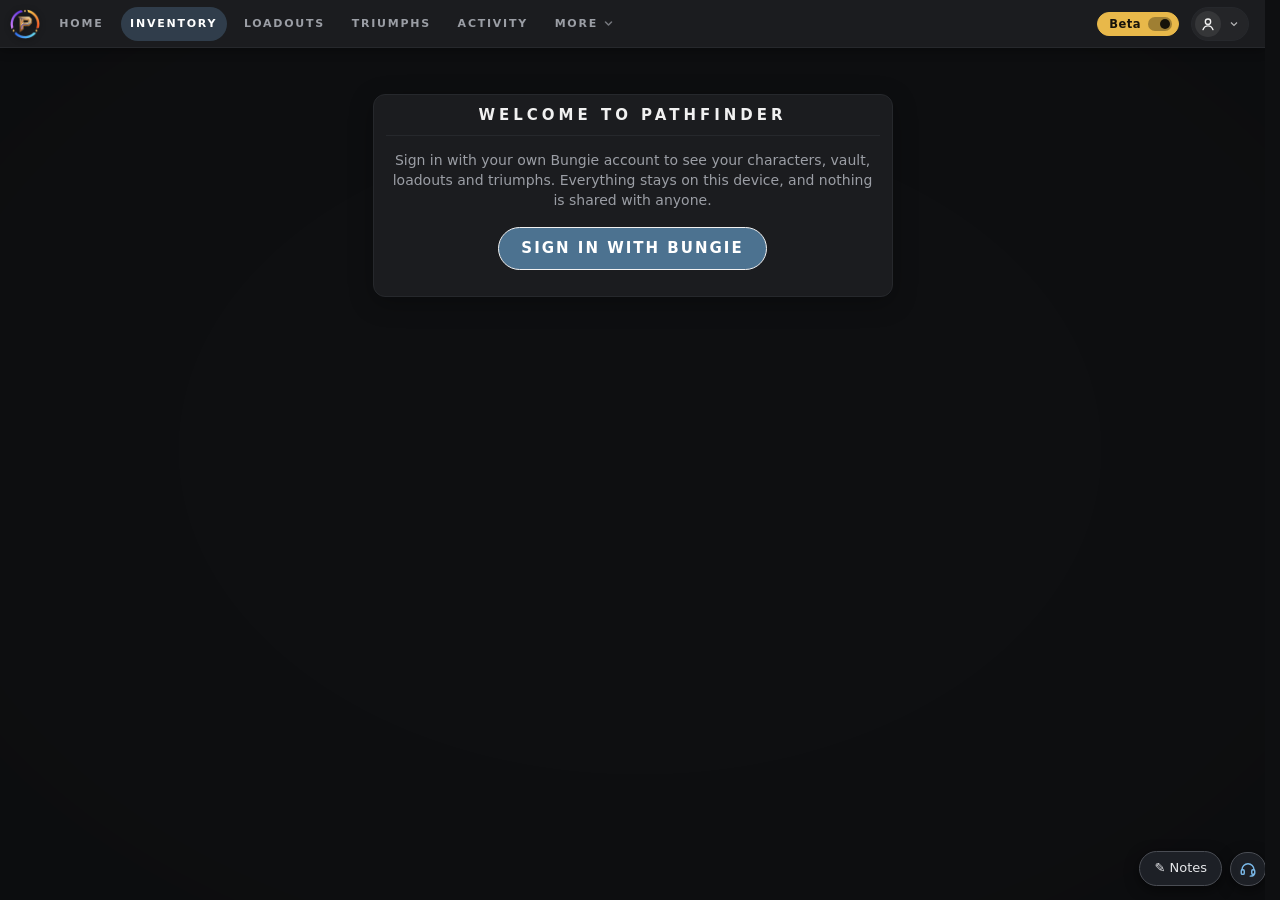
<file: beta/index.html>
<!DOCTYPE html>
<html lang="en"><head>
<meta name="robots" content="noindex"><meta charset="utf-8">
<meta http-equiv="Content-Security-Policy" content="default-src 'none'; script-src 'self' 'unsafe-inline'; style-src 'self' 'unsafe-inline' https://fonts.googleapis.com; font-src https://fonts.gstatic.com data:; img-src 'self' data: blob: https://www.bungie.net; connect-src 'self' https://www.bungie.net https://stats.bungie.net https://*.workers.dev https:; frame-src 'none'; object-src 'none'; media-src 'none'; base-uri 'none'; form-action 'none'">
<meta name="viewport" content="width=device-width, initial-scale=1, viewport-fit=cover">
<title>Pathfinder</title>
<link rel="icon" type="image/png" href="logo.png">
<style id="gtpre">html:not(.gtready) body>*{visibility:hidden!important}html:not(.gtready),html:not(.gtready) body{background:#0b0d12!important}html:not(.gtready) body::before,html:not(.gtready) body::after{opacity:0!important}</style>
<script>setTimeout(function(){document.documentElement.classList.add('gtready')},4000);</script>
<link href="https://fonts.googleapis.com/css2?family=Rajdhani:wght@500;600;700&family=Open+Sans:wght@400;600;700&family=Barlow:wght@300;400;500;600&family=Manrope:wght@400;500;600;700;800&family=Inter+Tight:wght@400;500;600;700;800&family=Shantell+Sans:wght@400;500;600;700;800&family=Exile&family=Blinker:wght@300;400;600;700;800&display=swap" rel="stylesheet">
<link rel="stylesheet" href="beta.css?v=0.3.48-beta.3">
<link rel="stylesheet" href="guides.css?v=0.3.48-beta.3">
<style>
:root{box-sizing:border-box;padding-top:env(safe-area-inset-top,0px);padding-bottom:env(safe-area-inset-bottom,0px);
--bg:#eef0f3;--panel:#fff;--line:#d3d8e0;--text:#1b2230;--mute:#667085;--gold:#9a7416;--arc:#1b6aa5;--ok:#2e7d4f;--inp:#f5f7fa}
@media (prefers-color-scheme:dark){:root:not([data-theme="light"]){--bg:#10151e;--panel:#192130;--line:#2a3548;--text:#e8e4d8;--mute:#8d99ad;--gold:#e3bd62;--arc:#6cb8f0;--ok:#6fcf97;--inp:#121a27}}
:root[data-theme="dark"]{--bg:#10151e;--panel:#192130;--line:#2a3548;--text:#e8e4d8;--mute:#8d99ad;--gold:#e3bd62;--arc:#6cb8f0;--ok:#6fcf97;--inp:#121a27}
html{scroll-padding-top:env(safe-area-inset-top,0px);scrollbar-gutter:stable} /* the scrollbar's space is always kept, so pages never shift sideways when one is longer than the window */
*,*::before,*::after{box-sizing:inherit}
body{margin:0;background:var(--bg);color:var(--text);font:500 16px/1.45 Rajdhani,system-ui,sans-serif}
header{padding:14px 16px 6px}
h1{margin:0;font-size:26px;font-weight:700;letter-spacing:.5px}
h1 small{display:block;font-size:14px;color:var(--mute);font-weight:500;letter-spacing:0}
nav{display:flex;gap:6px;overflow-x:auto;padding:8px 16px;position:sticky;top:env(safe-area-inset-top,0px);background:var(--bg);z-index:5;border-bottom:1px solid var(--line)}
nav button{flex:none;background:none;border:1px solid var(--line);color:var(--mute);padding:7px 14px;border-radius:999px;font:inherit;font-weight:600;cursor:pointer}
nav button.on{background:var(--gold);color:var(--bg);border-color:var(--gold)}
main{padding:14px 16px 40px;max-width:720px;margin:0 auto}
section{display:none}section.on{display:block}
/* the inventory stays laid out while another tab is open, so coming back to it is instant instead of re-laying out thousands of items */
section#vault:not(.on){display:block;content-visibility:hidden;contain-intrinsic-size:0 0;height:0;overflow:hidden;margin:0!important;padding:0!important}
.card{background:var(--panel);border:1px solid var(--line);border-radius:10px;padding:14px;margin-bottom:12px}
h2{margin:0 0 8px;font-size:20px}
.mute{color:var(--mute);font-size:14px}
.grid{display:grid;grid-template-columns:1fr 1fr;gap:8px}
label{display:block;font-size:14px;color:var(--mute)}
input,select,textarea{width:100%;background:var(--inp);color:var(--text);border:1px solid var(--line);border-radius:8px;padding:9px;font:inherit;font-size:16px;margin-top:2px}
button.b{background:var(--arc);color:var(--bg);border:0;border-radius:8px;padding:9px 14px;font:inherit;font-weight:700;cursor:pointer}
button.g{background:none;border:1px solid var(--line);color:var(--mute);border-radius:8px;padding:6px 10px;font:inherit;cursor:pointer}
.big{font-size:34px;font-weight:700;color:var(--gold);line-height:1.1}
.row{display:flex;align-items:center;gap:10px;padding:8px 0;border-top:1px solid var(--line)}
.row:first-child{border-top:0}
.row input[type=checkbox]{width:22px;height:22px;margin:0;flex:none}
.row span{flex:1}.done span{text-decoration:line-through;color:var(--mute)}
.bar{height:8px;background:var(--inp);border-radius:4px;overflow:hidden;margin:6px 0 10px}
.bar i{display:block;height:100%;background:var(--ok);width:0}
.res{margin-top:10px;display:grid;grid-template-columns:1fr 1fr;gap:8px}
.res div{background:var(--inp);border-radius:8px;padding:8px}.res b{display:block;font-size:22px;color:var(--arc)}
.gcard{display:block;width:100%;text-align:left;background:var(--panel);border:1px solid var(--line);border-radius:10px;padding:12px 14px;margin-bottom:10px;color:var(--text);font:inherit;cursor:pointer}.gcard b{font-size:18px}.gcard small{color:var(--gold);font-weight:600;margin-left:6px}.gcard .mute{margin-top:2px}
.toc{display:flex;flex-wrap:wrap;gap:6px;margin:10px 0}.toc a{border:1px solid var(--line);border-radius:999px;padding:4px 12px;color:var(--arc);text-decoration:none;font-size:14px}
.enc h3{margin:0 0 6px;font-size:20px}.enc h4{margin:12px 0 4px;font-size:16px;color:var(--gold)}.enc ul{margin:4px 0;padding-left:20px}.enc li{margin-bottom:4px}
.slot{margin:10px 0;border:1px dashed var(--line);border-radius:10px;padding:10px;background:var(--inp)}.slot img{display:block;max-width:100%;border-radius:8px;margin-bottom:8px}.slot .cap{font-weight:700;font-size:15px}.slot .row2{display:flex;gap:6px;margin-top:6px;flex-wrap:wrap}.slot input[type=url]{flex:1;min-width:140px;margin:0;padding:6px;font-size:14px}.slot input[type=file]{font-size:13px;width:auto;margin:0;padding:4px}
.tag{display:inline-block;border:1px solid var(--line);border-radius:6px;padding:1px 8px;font-size:13px;color:var(--mute);margin:0 4px 4px 0}
.back{margin-bottom:10px}
.chips{display:flex;gap:6px;flex-wrap:wrap;margin-top:10px}.chips button{background:none;border:1px solid var(--line);color:var(--mute);border-radius:999px;padding:5px 12px;font:inherit;cursor:pointer}.chips button.on{background:var(--arc);color:var(--bg);border-color:var(--arc)}
details{background:var(--panel);border:1px solid var(--line);border-radius:10px;padding:12px 14px;margin-bottom:10px}summary{cursor:pointer;font-weight:700;font-size:18px}summary small{color:var(--gold);font-weight:600;margin-left:6px}details ul{margin:8px 0;padding-left:20px}details li{margin-bottom:4px}details a{color:var(--arc)}details h3{margin:14px 0 4px;font-size:16px;color:var(--gold)}
:focus-visible{outline:2px solid var(--arc);outline-offset:2px}
:root{--panel:#fff;--line:#cfd5de;--bg:#e4e7ec;--inp:#f1f3f6;--gold:#8a6600;--arc:#0f5f9c;--cr:#c24a1c;--cd:#0f5f9c;--cx:#8a6600;--cs:#6a3fc2}
@media (prefers-color-scheme:dark){:root:not([data-theme="light"]){--bg:#0c0e12;--panel:rgba(24,28,36,.88);--line:rgba(255,255,255,.09);--text:#e9e7e0;--mute:#8f98a6;--gold:#f0c85a;--arc:#7cc4ff;--ok:#7bd88f;--inp:rgba(0,0,0,.38);--cr:#ff8a5b;--cd:#7cc4ff;--cx:#f0c85a;--cs:#b68cff}}
:root[data-theme="dark"]{--bg:#0c0e12;--panel:rgba(24,28,36,.88);--line:rgba(255,255,255,.09);--text:#e9e7e0;--mute:#8f98a6;--gold:#f0c85a;--arc:#7cc4ff;--ok:#7bd88f;--inp:rgba(0,0,0,.38);--cr:#ff8a5b;--cd:#7cc4ff;--cx:#f0c85a;--cs:#b68cff}
body{background:radial-gradient(900px 420px at 80% -8%,rgba(124,196,255,.12),transparent 70%),radial-gradient(700px 400px at 0% 0%,rgba(240,200,90,.07),transparent 70%),var(--bg);background-attachment:fixed;font-variant-numeric:tabular-nums}
header{display:flex;align-items:center;gap:12px;max-width:1040px;margin:0 auto;padding:16px 16px 8px}
header svg,header .plogo{flex:none;width:38px;height:38px;color:var(--gold)}
h1{font-size:24px;letter-spacing:3px;text-transform:uppercase}h1 small{letter-spacing:.3px;text-transform:none;font-size:13px}
nav{background:color-mix(in srgb,var(--bg) 88%,transparent);backdrop-filter:blur(10px);padding:0 12px;gap:2px;justify-content:flex-start}
nav button{border:0;border-bottom:2px solid transparent;border-radius:0;background:none;padding:12px 14px;letter-spacing:1.2px;text-transform:uppercase;font-size:14px}
nav button:hover{color:var(--text)}nav button.on{background:none;color:var(--gold);border-color:var(--gold)}
main{max-width:1040px}
.card{position:relative;border-radius:3px;backdrop-filter:blur(8px)}
.card::before{content:"";position:absolute;left:-1px;top:-1px;width:16px;height:16px;border-top:2px solid var(--gold);border-left:2px solid var(--gold);pointer-events:none}
h2{font-size:17px;letter-spacing:2px;text-transform:uppercase}
.big{font-size:36px;letter-spacing:1px}
#reset.on{display:grid;grid-template-columns:repeat(auto-fit,minmax(250px,1fr));gap:12px}#reset .card{margin:0}
input,select,textarea{border-radius:2px;background:var(--inp)}
input:focus,select:focus,textarea:focus{border-color:var(--gold);outline:none}
input[type=checkbox]{accent-color:var(--gold)}
button.b{background:var(--gold);color:#14110a;border-radius:2px;letter-spacing:.8px;text-transform:uppercase;font-size:14px}
button.g{border-radius:2px}button.g:hover{color:var(--text);border-color:var(--mute)}
.row{background:var(--inp);border:1px solid var(--line);padding:10px 12px;margin-bottom:6px;border-radius:2px}.row:first-child{border-top:1px solid var(--line)}
.row.done{border-left:3px solid var(--ok)}
.bar{height:6px;border-radius:0}.bar i{background:linear-gradient(90deg,var(--gold),var(--ok));transition:width .3s}
.res div{border-radius:2px;border-left:2px solid var(--arc)}
.chips button{border-radius:2px;text-transform:uppercase;letter-spacing:.8px;font-size:13px}.chips button.on{background:var(--gold);border-color:var(--gold);color:#14110a}
.tag{border-radius:2px;text-transform:uppercase;letter-spacing:.6px;font-size:12px}
#glist{display:grid;grid-template-columns:repeat(auto-fill,minmax(270px,1fr));gap:10px}
.gcard{margin:0;border-radius:2px;border-left:4px solid var(--mute);background:var(--panel);transition:transform .15s,border-color .15s}.gcard:hover{transform:translateY(-2px);border-color:var(--gold)}
.gcard[data-cat="Raid"]{border-left-color:var(--cr)}.gcard[data-cat="Dungeon"]{border-left-color:var(--cd)}.gcard[data-cat="Exotic mission"]{border-left-color:var(--cx)}.gcard[data-cat="Secret triumph"]{border-left-color:var(--cs)}
.gcard small{display:block;margin:0 0 2px;font-size:12px;text-transform:uppercase;letter-spacing:1px}
.toc{position:sticky;top:calc(env(safe-area-inset-top,0px) + 46px);z-index:4;padding:8px 0;background:color-mix(in srgb,var(--bg) 90%,transparent)}
.toc a{border-radius:2px;text-transform:uppercase;letter-spacing:.6px;font-size:12px}.toc a:hover{border-color:var(--gold)}
.enc h3{letter-spacing:1px}
.slot{border-radius:2px;border-style:solid}.slot img{border-radius:2px}
@media (max-width:560px){h1{font-size:20px;letter-spacing:2px}.big{font-size:30px}}
:root{--vig:rgba(0,0,0,.1);--cr:#8a5bb8;--cd:#4f7fb8;--cx:#b8962a;--cs:#3f8a52}
@media (prefers-color-scheme:dark){:root:not([data-theme="light"]){--bg:#07090e;--panel:rgba(16,20,29,.78);--line:rgba(255,255,255,.16);--text:#f1f1ee;--mute:#98a2b0;--gold:#ceae33;--arc:#9fc4e8;--inp:rgba(0,0,0,.4);--vig:rgba(0,0,0,.62);--cr:#9b6bcc;--cd:#5b8fc9;--cx:#ceae33;--cs:#4f9b62}}
:root[data-theme="dark"]{--bg:#07090e;--panel:rgba(16,20,29,.78);--line:rgba(255,255,255,.16);--text:#f1f1ee;--mute:#98a2b0;--gold:#ceae33;--arc:#9fc4e8;--inp:rgba(0,0,0,.4);--vig:rgba(0,0,0,.62);--cr:#9b6bcc;--cd:#5b8fc9;--cx:#ceae33;--cs:#4f9b62}
body{background:radial-gradient(1100px 560px at 50% -12%,rgba(80,118,163,.30),transparent 72%),radial-gradient(600px 400px at 100% 100%,rgba(80,118,163,.12),transparent 70%),var(--bg);background-attachment:fixed}
body::after{content:"";position:fixed;inset:0;pointer-events:none;z-index:1;background:radial-gradient(ellipse at center,transparent 50%,var(--vig))}
header{flex-direction:column;text-align:center;gap:6px;padding:22px 16px 10px}
header svg,header .plogo{width:54px;height:54px;color:var(--text)}
h1{font-size:26px;font-weight:600;letter-spacing:7px}h1 small{letter-spacing:.4px;margin-top:4px}
header::after{content:"";display:block;width:min(460px,72%);height:1px;margin-top:8px;background:linear-gradient(90deg,transparent,var(--text),transparent);opacity:.45}
nav{justify-content:safe center;gap:4px;border-bottom:1px solid var(--line);padding:0 8px}
nav button{position:relative;font-size:16px;font-weight:600;letter-spacing:3px;padding:14px 18px 18px;color:var(--mute);border-bottom:0}
nav button:hover{color:var(--text)}
nav button.on{color:var(--text);border:0}
nav button.on::after{content:"";position:absolute;left:50%;bottom:6px;width:7px;height:7px;background:var(--text);transform:translateX(-50%) rotate(45deg)}
.card{border:1px solid var(--line);box-shadow:inset 0 1px 0 rgba(255,255,255,.07),0 8px 24px rgba(0,0,0,.25)}
.card::before{border-color:var(--text);width:10px;height:10px;opacity:.9}
.card::after{content:"";position:absolute;right:-1px;bottom:-1px;width:10px;height:10px;border-right:2px solid var(--text);border-bottom:2px solid var(--text);opacity:.9;pointer-events:none}
h2{font-size:15px;letter-spacing:4px;padding-bottom:8px;border-bottom:1px solid var(--line);margin-bottom:12px}
.big{font-weight:500;color:var(--text);letter-spacing:3px}
button.b{background:transparent;color:var(--text);border:1px solid var(--text);letter-spacing:2px}
button.b:hover{background:var(--text);color:var(--bg)}
button.g{border-color:var(--line);letter-spacing:1px}
.row{border:1px solid var(--line);transition:border-color .12s}.row:hover{border-color:var(--text)}
.bar i{background:var(--text)}
.res div{border-left:0;border:1px solid var(--line)}.res b{color:var(--text);font-weight:500;letter-spacing:1px}
.chips button.on{background:var(--text);color:var(--bg);border-color:var(--text)}
.gcard{border:1px solid var(--line);border-top:4px solid var(--mute);padding:14px}
.gcard:hover{border-color:var(--text);transform:none;box-shadow:0 0 0 1px var(--text),0 8px 22px rgba(0,0,0,.4)}
.gcard[data-cat="Raid"]{border-top-color:var(--cr);border-left-color:var(--line)}.gcard[data-cat="Dungeon"]{border-top-color:var(--cd);border-left-color:var(--line)}.gcard[data-cat="Exotic mission"]{border-top-color:var(--cx);border-left-color:var(--line)}.gcard[data-cat="Secret triumph"]{border-top-color:var(--cs);border-left-color:var(--line)}
.gcard:hover[data-cat]{border-left-color:var(--text)}
.gcard small{color:var(--mute);letter-spacing:2px}.gcard b{letter-spacing:1px}
.toc a{color:var(--text);border-color:var(--line)}.toc a:hover{background:var(--text);color:var(--bg)}
.enc h3{letter-spacing:3px;text-transform:uppercase;font-size:17px}.enc h4{color:var(--gold);letter-spacing:2px;text-transform:uppercase;font-size:13px}
main{position:relative;z-index:2}
@media (max-width:560px){h1{font-size:20px;letter-spacing:4px}nav button{padding:12px 12px 16px;letter-spacing:2px;font-size:14px}}
#lb{position:fixed;inset:0;z-index:50;background:rgba(0,0,0,.94);overflow:auto;cursor:zoom-out}#lb img{display:block;width:max(100%,1200px);max-width:none}.slot img{cursor:zoom-in}
#glist.hubgrid{grid-template-columns:repeat(auto-fit,minmax(320px,1fr));gap:14px}
.cat{position:relative;overflow:hidden;min-height:170px;text-align:left;border:1px solid var(--line);border-top:4px solid var(--mute);background:var(--panel);color:var(--text);font:inherit;padding:18px;cursor:pointer;transition:box-shadow .15s}
.cat:hover{box-shadow:0 0 0 1px var(--text),0 10px 26px rgba(0,0,0,.4)}
.cat .bg{position:absolute;right:-30px;top:-20px;height:150%;opacity:.2;pointer-events:none;mask-image:linear-gradient(90deg,transparent,#000 60%);-webkit-mask-image:linear-gradient(90deg,transparent,#000 60%)}
.cat h3{position:relative;margin:0 0 4px;font-size:24px;letter-spacing:4px;text-transform:uppercase}.cat .mute,.cat .big{position:relative}
.thumb{display:block;width:calc(100% + 28px);margin:-14px -14px 10px;aspect-ratio:16/9;object-fit:cover}
.thumb.ph{background:linear-gradient(135deg,rgba(80,118,163,.35),rgba(0,0,0,.45))}
</style>
<link rel="manifest" href="manifest.webmanifest">
<meta name="theme-color" content="#0b0d16">
<meta name="apple-mobile-web-app-capable" content="yes">
<meta name="mobile-web-app-capable" content="yes">
<meta name="apple-mobile-web-app-status-bar-style" content="black">
<meta name="apple-mobile-web-app-title" content="Pathfinder">
<meta name="description" content="D2 Pathfinder is a free Destiny 2 companion app: vault and inventory manager, loadouts, god roll finder with wish lists, triumphs and activity history, on your PC and your phone.">
<meta property="og:site_name" content="D2 Pathfinder">
<meta property="og:type" content="website">
<meta property="og:title" content="D2 Pathfinder Beta · try new features first">
<meta property="og:description" content="The next version of D2 Pathfinder, early. New features land here first. Same free account and settings; switch back any time.">
<meta property="og:url" content="https://d2pathfinder.com/beta/">
<meta property="og:image" content="https://d2pathfinder.com/beta/og-image.png?v=0.3.48-beta.3">
<meta property="og:image:width" content="1200"><meta property="og:image:height" content="630">
<meta property="og:image:alt" content="D2 Pathfinder Beta: new features first">
<meta name="twitter:card" content="summary_large_image">
<meta name="twitter:image" content="https://d2pathfinder.com/beta/og-image.png?v=0.3.48-beta.3">
<link rel="apple-touch-icon" href="apple-touch-icon.png">
<link rel="stylesheet" href="web.css?v=0.3.48-beta.3">
<script>window.__GT_VER__="0.3.48-beta.3";window.__GT_BETA__=1;</script>
<script src="shims.js?v=0.3.48-beta.3"></script><script src="pako.min.js?v=0.3.48-beta.3"></script><script src="preload-web.js?v=0.3.48-beta.3"></script><script src="main-web.js?v=0.3.48-beta.3"></script>
<script>window.__GT_WEB__.start();document.documentElement.classList.add('gtweb');</script>
<script src="mobile.js?v=0.3.48-beta.3" defer></script>
<script>window.__GT_DL__="/download";</script>
<script src="install.js?v=0.3.48-beta.3" defer></script>
</head><body>
<!-- Pathfinder landing page (web only, added by web/build.js right after <body>). Shown to first-time visitors and search
     engines; anyone who has used the app before (or is coming back from signing in or opening a share link) goes straight to
     the app. "Open Pathfinder" hides it for good on this device. -->
<script>(function(){try{var q=location.search+location.hash;if(/[?&#](code|s|state|error)=/.test(q)||localStorage.getItem('gt_settings')||localStorage.getItem('gt_seenapp'))document.documentElement.classList.add('pfl-off');}catch(e){document.documentElement.classList.add('pfl-off');}})();</script>
<script type="application/ld+json">{"@context":"https://schema.org","@graph":[{"@type":"WebSite","name":"D2 Pathfinder","alternateName":["d2pathfinder","Pathfinder for Destiny 2"],"url":"https://d2pathfinder.com/"},{"@type":"Organization","name":"D2 Pathfinder","url":"https://d2pathfinder.com/","logo":"https://d2pathfinder.com/icon-512.png"},{"@type":"SoftwareApplication","name":"D2 Pathfinder","alternateName":["Pathfinder for Destiny 2","Pathfinder"],"url":"https://d2pathfinder.com/","applicationCategory":"GameApplication","operatingSystem":"Windows, Web browser, iOS, Android","description":"A free Destiny 2 companion: vault and inventory manager, loadouts, god roll finder with wish lists, triumphs, weekly rotations and activity history, on PC, the web and your phone.","offers":{"@type":"Offer","price":"0","priceCurrency":"USD"},"image":"https://d2pathfinder.com/og-image.png"},{"@type":"FAQPage","mainEntity":[{"@type":"Question","name":"Is Pathfinder free?","acceptedAnswer":{"@type":"Answer","text":"Yes. Pathfinder is free, with no ads and nothing to unlock."}},{"@type":"Question","name":"Is it safe to sign in with my Bungie account?","acceptedAnswer":{"@type":"Answer","text":"You sign in on Bungie.net itself, so Pathfinder never sees your password. It uses Bungie's official API, and only moves, equips or locks items when you ask."}},{"@type":"Question","name":"Does Pathfinder work on my phone?","acceptedAnswer":{"@type":"Answer","text":"Yes. The website works in any phone browser, and you can add it to your home screen so it opens like an app."}},{"@type":"Question","name":"Is Pathfinder made by Bungie?","acceptedAnswer":{"@type":"Answer","text":"No. Pathfinder is a fan-made Destiny 2 companion and is not made by or affiliated with Bungie."}}]}]}</script>
<div id="pfl" role="main" aria-label="About Pathfinder">
<style>
html:not(.pfl-off),html:not(.pfl-off) body{overflow:hidden!important}
html.pfl-off #pfl{display:none!important}
#pfl{--bg:#090b10;--panel:#11141a;--panel2:#161a21;--line:#222831;--text:#d3d8df;--mute:#8a929d;--head:#fff;--gold:#f2b441;--purple:#8a5cf0;--teal:#35e3cf;position:fixed;inset:0;z-index:2147483000;overflow-y:auto;overflow-x:hidden;background:var(--bg);color:var(--text);font:16px/1.6 Manrope,system-ui,-apple-system,"Segoe UI",sans-serif;-webkit-font-smoothing:antialiased;text-align:left;letter-spacing:normal;text-transform:none}
#pfl *{box-sizing:border-box}
#pfl h1,#pfl h2,#pfl h3{text-transform:none!important;font-family:inherit!important;text-shadow:none!important;background:none!important;padding:0!important;border:0!important}
#pfl .btn{text-transform:none!important;letter-spacing:0!important;font-family:inherit!important}#pfl .btn.go{background:var(--gold)!important;color:#15171b!important}#pfl .btn.go:hover{background:#ffc75c!important}#pfl .btn.alt{background:transparent!important;color:var(--head)!important}
#pfl .roll small{display:block}
#pfl::before{content:"";position:absolute;left:0;right:0;top:0;height:760px;background:radial-gradient(70% 70% at 78% 18%,rgba(242,180,65,.13),transparent 60%),radial-gradient(50% 60% at 10% 0%,rgba(138,92,240,.12),transparent 65%);pointer-events:none}
#pfl a{color:var(--gold);text-decoration:none}
#pfl a:focus-visible,#pfl button:focus-visible,#pfl summary:focus-visible{outline:2px solid var(--gold);outline-offset:3px;border-radius:8px}
#pfl .w{position:relative;max-width:1120px;margin:0 auto;padding:0 20px}
#pfl .top{display:flex;align-items:center;gap:12px;padding:18px 0}
#pfl .brand{display:flex;align-items:center;gap:10px;color:var(--head);font-weight:800;font-size:18px}
#pfl .brand img{width:32px;height:32px}
#pfl .top .nv{margin-left:auto;display:flex;gap:4px;align-items:center}
#pfl .top .nv a{color:var(--mute);font-weight:600;font-size:14px;padding:7px 11px;border-radius:9px}
#pfl .top .nv a:hover{color:var(--head);background:rgba(255,255,255,.05)}
#pfl .btn{display:inline-flex;align-items:center;justify-content:center;gap:8px;border-radius:12px;padding:13px 22px;font:inherit;font-weight:800;font-size:16px;cursor:pointer;border:1px solid transparent;transition:transform .15s,background .15s,border-color .15s;text-transform:none;letter-spacing:0;height:auto;min-width:0;box-shadow:none}
#pfl .btn.go{background:var(--gold);color:#15171b}#pfl .btn.go:hover{background:#ffc75c;transform:translateY(-1px)}
#pfl .btn.alt{background:transparent;color:var(--head);border-color:#343b46}#pfl .btn.alt:hover{border-color:#56606e;background:rgba(255,255,255,.03)}
#pfl .btn.sm{padding:8px 14px;font-size:14px;border-radius:10px}
#pfl .hero{display:grid;grid-template-columns:minmax(0,1.05fr) minmax(0,.95fr);gap:48px;align-items:center;padding:56px 0 70px}
#pfl h1{margin:0;color:var(--head);font-size:clamp(36px,5.6vw,62px);line-height:1.04;font-weight:800;letter-spacing:-1.6px}
#pfl .hero p.lede{margin:20px 0 0;font-size:clamp(17px,2vw,19px);color:#c2c8d0;max-width:540px}
#pfl .cta{display:flex;gap:12px;flex-wrap:wrap;margin-top:30px}
#pfl .trust{display:flex;gap:18px;flex-wrap:wrap;margin-top:24px;color:var(--mute);font-size:14px}
#pfl .trust span{display:inline-flex;align-items:center;gap:7px}#pfl .trust svg{width:16px;height:16px;color:var(--gold)}
/* the picture: a vault, drawn in CSS, with a god roll card */
#pfl .art{position:relative;aspect-ratio:1/0.92;max-width:520px;width:100%;justify-self:end}
#pfl .vault{position:absolute;inset:6% 0 0 8%;background:linear-gradient(180deg,#151922,#0f1217);border:1px solid var(--line);border-radius:22px;padding:22px;box-shadow:0 30px 80px rgba(0,0,0,.55);display:grid;grid-template-columns:repeat(5,1fr);grid-auto-rows:1fr;gap:10px;transform:rotate(-2deg)}
#pfl .vault i{border-radius:8px;background:linear-gradient(160deg,#5b3fa6,#352563);border:1px solid rgba(255,255,255,.08);position:relative}
#pfl .vault i.ex{background:linear-gradient(160deg,#e9b448,#9a6a14)}#pfl .vault i.bl{background:linear-gradient(160deg,#3d6aa8,#22385c)}#pfl .vault i.gr{background:linear-gradient(160deg,#3e7a52,#234531)}
#pfl .vault i.up::after{content:"";position:absolute;right:4px;top:4px;width:9px;height:9px;border-radius:50%;background:#4cd387;box-shadow:0 0 0 2px #0f1217}
#pfl .vault i.dim{opacity:.35}
#pfl .roll{position:absolute;left:0;bottom:4%;width:62%;background:rgba(17,20,26,.96);border:1px solid #3a3220;border-radius:16px;padding:16px 18px;box-shadow:0 24px 60px rgba(0,0,0,.6);backdrop-filter:blur(6px)}
#pfl .roll b{display:block;color:var(--head);font-size:15px}#pfl .roll small{color:var(--mute);font-size:12.5px}
#pfl .roll .tag{display:inline-flex;align-items:center;gap:6px;margin:10px 0 8px;padding:3px 10px;border-radius:999px;background:rgba(242,180,65,.14);color:var(--gold);font-size:12px;font-weight:800}
#pfl .roll ul{list-style:none;margin:0;padding:0;display:flex;flex-direction:column;gap:6px}
#pfl .roll li{display:flex;align-items:center;gap:9px;font-size:13.5px;color:#dfe3e8}
#pfl .roll li::before{content:"";width:18px;height:18px;border-radius:50%;background:radial-gradient(circle at 35% 35%,#7fa7d9,#2c4a73);flex:none}
#pfl .roll li em{margin-left:auto;font-style:normal;font-size:12px;color:var(--teal);font-weight:700}
#pfl .sec{padding:70px 0;border-top:1px solid var(--line)}
#pfl h2{margin:0 0 12px;color:var(--head);font-size:clamp(28px,3.6vw,40px);line-height:1.12;font-weight:800;letter-spacing:-.8px}
#pfl .sub{margin:0 0 36px;color:var(--mute);font-size:17px;max-width:620px}
#pfl .feat{display:grid;grid-template-columns:repeat(3,minmax(0,1fr));gap:16px}
#pfl .feat .fc{background:var(--panel);border:1px solid var(--line);border-radius:18px;padding:24px}
#pfl .feat .ic{width:44px;height:44px;border-radius:12px;display:grid;place-items:center;background:rgba(242,180,65,.10);color:var(--gold);margin-bottom:16px}
#pfl .feat .ic svg{width:22px;height:22px}
#pfl .feat h3{margin:0 0 6px;color:var(--head);font-size:18px;font-weight:800}
#pfl .feat p{margin:0;color:#b5bcc6;font-size:15px}
#pfl .steps{display:grid;grid-template-columns:repeat(3,minmax(0,1fr));gap:16px;counter-reset:s}
#pfl .steps div{position:relative;padding:22px 22px 22px 70px;border-radius:16px;background:var(--panel2);border:1px solid var(--line)}
#pfl .steps div::before{counter-increment:s;content:counter(s);position:absolute;left:22px;top:20px;width:34px;height:34px;border-radius:10px;display:grid;place-items:center;background:var(--gold);color:#15171b;font-weight:800}
#pfl .steps b{display:block;color:var(--head);font-size:16px;margin-bottom:2px}#pfl .steps span{color:#b5bcc6;font-size:14.5px}
#pfl .faq{max-width:760px}
#pfl details{border-bottom:1px solid var(--line);padding:4px 0}
#pfl summary{cursor:pointer;list-style:none;padding:16px 36px 16px 0;color:var(--head);font-weight:700;font-size:17px;position:relative}
#pfl summary::-webkit-details-marker{display:none}
#pfl summary::after{content:"+";position:absolute;right:6px;top:12px;font-size:24px;color:var(--gold);font-weight:400;transition:transform .2s}
#pfl details[open] summary::after{transform:rotate(45deg)}
#pfl details p{margin:0 0 16px;color:#b5bcc6}
#pfl .end{text-align:center;padding:80px 20px}
#pfl .end h2{margin-bottom:10px}#pfl .end .cta{justify-content:center}
#pfl .ft{border-top:1px solid var(--line);padding:26px 0 40px;color:var(--mute);font-size:13.5px;display:flex;gap:16px;flex-wrap:wrap;align-items:center}
#pfl .ft .nv{display:flex;gap:16px;margin-left:auto}#pfl .ft a{color:var(--mute)}#pfl .ft a:hover{color:var(--head)}
#pfl .ab{display:grid;grid-template-columns:minmax(0,1fr) minmax(0,1fr);gap:48px;align-items:start}
#pfl .ab p{margin:0 0 16px;color:#c2c8d0;font-size:17px;max-width:600px}
#pfl .ab .btn.dc{background:#5865f2!important;color:#fff!important;margin-top:8px}#pfl .ab .btn.dc:hover{background:#4752c4!important}
#pfl .team{list-style:none;margin:0;padding:8px;background:var(--panel);border:1px solid var(--line);border-radius:18px}
#pfl .team li{--rc:#8a929d;display:flex;align-items:center;gap:14px;padding:11px 12px;border-radius:12px}
#pfl .team li+li{border-top:1px solid var(--line)}
#pfl .team i{width:38px;height:38px;border-radius:50%;display:grid;place-items:center;font-style:normal;font-weight:800;font-size:15px;color:var(--rc);background:color-mix(in srgb,var(--rc) 14%,transparent);border:1px solid color-mix(in srgb,var(--rc) 40%,transparent);flex:none}
#pfl .team b{color:var(--head);font-size:16px;min-width:0;overflow-wrap:anywhere}#pfl .team span{margin-left:auto;color:var(--rc);font-size:13.5px;font-weight:700;text-align:right;white-space:nowrap}
#pfl .team .r-owner{--rc:#f2b441}#pfl .team .r-founder{--rc:#35e3cf}#pfl .team .r-dev{--rc:#5fd38a}#pfl .team .r-fb{--rc:#b49cf5}
@media (max-width:900px){#pfl .ab{grid-template-columns:1fr;gap:30px}}
@media (max-width:420px){#pfl .team{padding:6px}#pfl .team li{gap:10px;padding:10px 8px}#pfl .team i{width:32px;height:32px;font-size:13.5px}#pfl .team b{font-size:15px}#pfl .team span{font-size:12.5px}}
@media (max-width:380px){#pfl .team li{display:grid;grid-template-columns:32px minmax(0,1fr);column-gap:12px;row-gap:1px}#pfl .team i{grid-row:1/3}#pfl .team span{margin-left:0;text-align:left}}
@media (max-width:900px){#pfl .hero{grid-template-columns:1fr;padding:30px 0 50px;gap:36px}#pfl .art{justify-self:center;max-width:440px}#pfl .feat{grid-template-columns:repeat(2,minmax(0,1fr))}#pfl .steps{grid-template-columns:1fr}}
@media (max-width:600px){#pfl .feat{grid-template-columns:1fr}#pfl .top .nv a.hide-sm{display:none}#pfl .btn{width:100%}#pfl .cta{flex-direction:column}#pfl .sec{padding:52px 0}#pfl .ft .nv{margin-left:0}}
@media (prefers-reduced-motion:reduce){#pfl .btn{transition:none}}
</style>
<div class="w">
  <div class="top">
    <a class="brand" href="./" data-pfl-open><img src="logo-s.png" alt="">D2 Pathfinder</a>
    <div class="nv"><a class="hide-sm" href="#pfl-features">Features</a><a class="hide-sm" href="#pfl-faq">FAQ</a><a class="hide-sm" href="#pfl-about">About</a><a class="hide-sm" href="status">Status</a><button class="btn go sm" type="button" data-pfl-open>Open Pathfinder</button></div>
  </div>

  <div class="hero">
    <div>
      <h1>Your Destiny 2 vault, loadouts and god rolls in one place</h1>
      <p class="lede">D2 Pathfinder is a free Destiny 2 companion app. Move and equip gear across your Guardians, build and share loadouts, and find out which weapons are worth keeping, on your PC, in your browser or on your phone.</p>
      <div class="cta"><button class="btn go" type="button" data-pfl-open>Open Pathfinder</button><a class="btn alt" href="/download">Get the PC app</a></div>
      <div class="trust">
        <span><svg viewBox="0 0 24 24" fill="none" stroke="currentColor" stroke-width="2" stroke-linecap="round" stroke-linejoin="round"><path d="M20 6 9 17l-5-5"/></svg>Free, no ads</span>
        <span><svg viewBox="0 0 24 24" fill="none" stroke="currentColor" stroke-width="2" stroke-linecap="round" stroke-linejoin="round"><rect x="4" y="10" width="16" height="10" rx="2"/><path d="M8 10V7a4 4 0 0 1 8 0v3"/></svg>Sign in on Bungie.net</span>
        <span><svg viewBox="0 0 24 24" fill="none" stroke="currentColor" stroke-width="2" stroke-linecap="round" stroke-linejoin="round"><rect x="3" y="4" width="18" height="12" rx="2"/><path d="M8 20h8M12 16v4"/></svg>PC, web and phone</span>
      </div>
    </div>
    <div class="art" aria-hidden="true">
      <div class="vault"><i class="ex"></i><i class="up"></i><i></i><i class="bl"></i><i class="dim"></i><i></i><i class="up"></i><i class="gr"></i><i class="ex"></i><i class="dim"></i><i class="bl"></i><i></i><i class="up"></i><i class="dim"></i><i></i><i></i><i class="gr dim"></i><i class="ex up"></i><i></i><i class="bl"></i></div>
      <div class="roll"><b>Your hand cannon</b><small>Legendary &middot; Kinetic</small><div class="tag">&#9733; God roll</div><ul><li>Arrowhead Brake<em>41%</em></li><li>Accurized Rounds<em>36%</em></li><li>Rapid Hit<em>28%</em></li><li>Kill Clip<em>33%</em></li></ul></div>
    </div>
  </div>
</div>

<div class="sec" id="pfl-features"><div class="w">
  <h2>Everything you open the director for, and more</h2>
  <p class="sub">Pathfinder reads your account through Bungie's official API and keeps it up to date while you play.</p>
  <div class="feat">
    <div class="fc"><div class="ic"><svg viewBox="0 0 24 24" fill="none" stroke="currentColor" stroke-width="1.9" stroke-linecap="round" stroke-linejoin="round"><rect x="3" y="4" width="18" height="16" rx="2"/><path d="M3 10h18M9 4v16"/></svg></div><h3>Vault and inventory manager</h3><p>Every Guardian and your vault on one screen. Drag to move, equip in a click, lock, tag and take notes, and search with filters like is:wishlist, is:duplicate or perk names.</p></div>
    <div class="fc"><div class="ic"><svg viewBox="0 0 24 24" fill="none" stroke="currentColor" stroke-width="1.9" stroke-linecap="round" stroke-linejoin="round"><path d="M12 3 4 7v6c0 4 3.4 7 8 8 4.6-1 8-4 8-8V7z"/><path d="M9 12l2 2 4-4"/></svg></div><h3>Loadouts</h3><p>Save whole builds with weapons, armor, subclass and mods, equip them in one go, and share any loadout as a link your friends can open.</p></div>
    <div class="fc"><div class="ic"><svg viewBox="0 0 24 24" fill="none" stroke="currentColor" stroke-width="1.9" stroke-linecap="round" stroke-linejoin="round"><path d="M12 3l2.6 5.6 6.1.6-4.6 4.1 1.3 6-5.4-3.1-5.4 3.1 1.3-6L3.3 9.2l6.1-.6z"/></svg></div><h3>God roll finder</h3><p>Grades every weapon you own against popular wish lists, so you can see your god rolls, your keepers and what is safe to dismantle, with community perk ratings for each perk.</p></div>
    <div class="fc"><div class="ic"><svg viewBox="0 0 24 24" fill="none" stroke="currentColor" stroke-width="1.9" stroke-linecap="round" stroke-linejoin="round"><circle cx="12" cy="12" r="9"/><path d="M12 7v5l3 2"/></svg></div><h3>Rotations and activities</h3><p>Daily and weekly resets, featured raids and dungeons, Pantheon, Xûr, vendors, plus your clears, personal bests and play time.</p></div>
    <div class="fc"><div class="ic"><svg viewBox="0 0 24 24" fill="none" stroke="currentColor" stroke-width="1.9" stroke-linecap="round" stroke-linejoin="round"><path d="M8 21h8M12 17v4M7 4h10v5a5 5 0 0 1-10 0z"/><path d="M17 5h3v2a3 3 0 0 1-3 3M7 5H4v2a3 3 0 0 0 3 3"/></svg></div><h3>Triumphs and farming</h3><p>Track triumphs and seals, set farming targets for the exact rolls and armor you want, and let Farming Mode keep space free while you play.</p></div>
    <div class="fc"><div class="ic"><svg viewBox="0 0 24 24" fill="none" stroke="currentColor" stroke-width="1.9" stroke-linecap="round" stroke-linejoin="round"><rect x="2" y="5" width="13" height="10" rx="1.5"/><rect x="16" y="8" width="6" height="12" rx="1.5"/><path d="M6 19h6"/></svg></div><h3>On every screen</h3><p>Use the Windows app, any browser or your phone. An optional Pathfinder account brings all your Bungie accounts, alts included, to every device.</p></div>
  </div>
</div></div>

<div class="sec"><div class="w">
  <h2>Up and running in a minute</h2>
  <p class="sub">No download needed: Pathfinder works right here in your browser.</p>
  <div class="steps">
    <div><b>Sign in with Bungie</b><span>You sign in on Bungie.net. Pathfinder never sees your password.</span></div>
    <div><b>Your Guardians load</b><span>Characters, vault, postmaster and progress, read straight from Bungie.</span></div>
    <div><b>Sort out your gear</b><span>Move, equip, tag and build loadouts. Changes happen in the game right away.</span></div>
  </div>
</div></div>

<div class="sec" id="pfl-faq"><div class="w faq">
  <h2>Questions</h2>
  <details><summary>Is Pathfinder free?</summary><p>Yes. Pathfinder is free, with no ads and nothing to unlock.</p></details>
  <details><summary>Is it safe to sign in with my Bungie account?</summary><p>You sign in on Bungie.net itself, so Pathfinder never sees your password. It uses Bungie's official API, and only moves, equips or locks items when you ask. Read the <a href="privacy">privacy page</a> for exactly what is kept and where.</p></details>
  <details><summary>Does it work on my phone?</summary><p>Yes. Open d2pathfinder.com in your phone's browser and add it to your home screen so it opens like an app.</p></details>
  <details><summary>Do I need the PC app?</summary><p>No, the website does the same things. The Windows app runs in its own window, updates itself and can show your postmaster count on the taskbar.</p></details>
  <details><summary>Can I use more than one Bungie account?</summary><p>Yes. Add your alts in Settings and switch between them. With a free Pathfinder account they come with you to every device.</p></details>
  <details><summary>Is Pathfinder made by Bungie?</summary><p>No. Pathfinder is a fan-made Destiny 2 companion and is not made by or affiliated with Bungie.</p></details>
</div></div>

<div class="sec" id="pfl-about"><div class="w ab">
  <div>
    <h2>About Pathfinder</h2>
    <p>Hey, I'm Bray, the owner of Pathfinder. We built this as Destiny players, for Destiny players: the companion we wanted for our own vaults, loadouts and god rolls, kept free and shaped by the people who use it.</p>
    <p>A big thank you to Frosty, Manta, Zeb, BabyJosephSayer and Ryu, and to everyone else who helped with ideas, input and testing. Pathfinder is what it is because of you.</p>
    <a class="btn dc" href="https://discord.gg/rJXsgHdcMY" target="_blank" rel="noopener">Join our Discord</a>
  </div>
  <ul class="team" aria-label="The Pathfinder team"><li class="r-owner"><i aria-hidden="true">B</i><b>Bray</b><span>Owner</span></li><li class="r-founder"><i aria-hidden="true">F</i><b>Frosty</b><span>Founder</span></li><li class="r-founder"><i aria-hidden="true">M</i><b>Manta</b><span>Founder</span></li><li class="r-dev"><i aria-hidden="true">Z</i><b>Zeb</b><span>Dev</span></li><li class="r-fb"><i aria-hidden="true">B</i><b>BabyJosephSayer</b><span>Feedback and Ideas</span></li><li class="r-fb"><i aria-hidden="true">R</i><b>Ryu</b><span>Feedback and Ideas</span></li></ul>
</div></div>

<div class="w end">
  <h2>Made for Destiny players, by Destiny players</h2>
  <p class="sub" style="margin:0 auto 26px">Built by Guardians who sort their vaults every reset too. Free, in your browser and on your phone.</p>
  <div class="cta"><button class="btn go" type="button" data-pfl-open>Open Pathfinder</button><a class="btn alt" href="/download">Get the PC app</a></div>
</div>

<div class="w"><div class="ft"><span>Pathfinder is a fan-made Destiny 2 companion, not made by or affiliated with Bungie. Destiny is a trademark of Bungie.</span><div class="nv"><a href="status">Status</a><a href="privacy">Privacy</a><a href="mailto:help@d2pathfinder.com">Contact</a></div></div></div>
</div>
<script>(function(){var l=document.getElementById('pfl');if(!l)return;l.addEventListener('click',function(e){var h=e.target.closest('a[href^="#pfl-"]');if(h){e.preventDefault();var t=document.getElementById(h.getAttribute('href').slice(1));if(t)t.scrollIntoView({behavior:'smooth',block:'start'});return;}var o=e.target.closest('[data-pfl-open]');if(!o)return;e.preventDefault();try{localStorage.setItem('gt_seenapp','1');}catch(x){}document.documentElement.classList.add('pfl-off');window.scrollTo(0,0);});if(document.documentElement.classList.contains('pfl-off'))l.remove();})();</script>

<header><img class="plogo" src="logo.png" alt="" aria-hidden="true"><h1>D2 Pathfinder<small>Works without a Bungie API key. Your data stays in this browser.</small></h1></header>
<nav id="nav"></nav>
<main>

<section id="check">
 <div class="card"><h2>Checklist</h2><div class="mute">Daily items clear at daily reset. Weekly items clear at weekly reset.</div>
 <div class="bar"><i id="cbar"></i></div><div id="clist"></div>
 <div style="display:flex;gap:8px;margin-top:10px"><input id="cnew" placeholder="Add an activity"><select id="ctype" style="width:110px"><option value="d">Daily</option><option value="w">Weekly</option></select><button class="b" id="cadd">Add</button></div></div>
</section>

<section id="power">
 <div class="card"><h2>Power level</h2><div class="mute">Enter the power of each slot. Average is rounded down, as the game does.</div>
 <div class="grid" id="pgrid" style="margin-top:8px"></div>
 <div class="res"><div>Average<b id="pavg">–</b></div><div>To next level<b id="pnext">–</b></div></div>
 <label style="margin-top:10px">Target power<input type="number" id="ptgt" placeholder="e.g. 2000"></label><div class="mute" id="pgap"></div></div>
</section>

<section id="dps">
 <div class="card"><h2>Damage calculator</h2><div class="grid">
 <label>Damage per shot<input type="number" id="d1" value="20000"></label>
 <label>Rounds per minute<input type="number" id="d2" value="140"></label>
 <label>Magazine size<input type="number" id="d3" value="7"></label>
 <label>Reload (seconds)<input type="number" id="d4" step=".1" value="2.5"></label>
 <label>Total ammo<input type="number" id="d5" value="21"></label>
 <label>Boss health<input type="number" id="d6" placeholder="optional"></label></div>
 <div class="res" id="dres"></div></div>
</section>

<section id="wish">
 <div class="card"><h2>Weapon wishlist</h2><div class="mute">Track the rolls you are hunting.</div>
 <div class="grid" style="margin-top:8px"><label>Weapon<input id="wn"></label><label>Type<select id="wt"><option>Kinetic</option><option>Energy</option><option>Power</option><option>Armor</option></select></label></div>
 <label style="margin-top:8px">Perks and notes<textarea id="wp" rows="2"></textarea></label>
 <button class="b" id="wadd" style="margin-top:8px">Add to wishlist</button></div>
 <input id="wsearch" placeholder="Search wishlist" style="margin-bottom:12px"><div id="wlist"></div>
</section>

<section id="farm">
 <div class="card"><h2>Farm counters</h2><div class="mute">Count runs, drops or kills toward a goal.</div>
 <div style="display:flex;gap:8px;margin-top:8px"><input id="fn" placeholder="What are you farming?"><input id="fg" type="number" placeholder="Goal" style="width:90px"><button class="b" id="fadd">Add</button></div></div>
 <div id="flist"></div>
</section>

<section id="guides">
 <div id="ghub">
  <div class="card"><h2>Guides</h2><div class="mute">Choose a category, then an activity. Search finds any guide.</div>
  <input id="gsearch" placeholder="Search all guides" style="margin-top:8px"><div class="chips" id="gchips"></div></div>
  <div id="glist"></div>
 </div>
 <div id="gpage" hidden></div>
</section>

<section id="build">
 <div class="card"><h2>Build notebook</h2><div class="grid">
 <label>Name<input id="bn"></label>
 <label>Class<select id="bc"><option>Titan</option><option>Hunter</option><option>Warlock</option></select></label>
 <label>Subclass<select id="bs"><option>Solar</option><option>Arc</option><option>Void</option><option>Stasis</option><option>Strand</option><option>Prismatic</option></select></label>
 <label>Exotic<input id="be"></label></div>
 <label style="margin-top:8px">Aspects, fragments, mods, playstyle<textarea id="bt" rows="3"></textarea></label>
 <button class="b" id="badd" style="margin-top:8px">Save build</button></div>
 <div id="blist"></div>
</section>
<section id="vault"></section>
</main>
<div id="lb" hidden></div>
<script>
const $=id=>document.getElementById(id);
const ST={get(k,d){try{const v=localStorage.getItem('gt_'+k);return v?JSON.parse(v):d}catch(e){return d}},set(k,v){try{localStorage.setItem('gt_'+k,JSON.stringify(v))}catch(e){}}};
const tabs=[['guides','Guides'],['check','Checklist']];
tabs.forEach(([id,n],i)=>{const b=document.createElement('button');b.textContent=n;b.onclick=()=>show(id);b.dataset.t=id;$('nav').appendChild(b)});
function show(id){const R=document.documentElement,sx=document.getElementById(id);R.dataset.gsec=id;R.dataset.dark=sx&&sx.classList.contains('gdark')?'1':'0';document.querySelectorAll('section').forEach(s=>s.classList.toggle('on',s.id===id));document.querySelectorAll('nav button').forEach(b=>b.classList.toggle('on',b.dataset.t===id));ST.set('tab',id)}
const esc=s=>String(s).replace(/[&<>"']/g,c=>({'&':'&amp;','<':'&lt;','>':'&gt;','"':'&quot;',"'":'&#39;'}[c]));
const fmt=ms=>{const s=Math.max(0,Math.floor(ms/1e3)),d=Math.floor(s/86400),h=Math.floor(s%86400/3600),m=Math.floor(s%3600/60);return(d?d+'d ':'')+h+'h '+m+'m '+(s%60)+'s'};

/* resets */
function lastReset(weekly){const n=new Date();let r=Date.UTC(n.getUTCFullYear(),n.getUTCMonth(),n.getUTCDate(),17);if(r>n)r-=864e5;if(weekly){while(new Date(r).getUTCDay()!==2)r-=864e5}return r}


/* checklist */
let C=ST.get('chk',null)||{items:[['Daily Heroic Strike / Vanguard playlist','d'],['Complete bounties','d'],['Spend Glimmer and shards','d'],['Weekly Nightfall','w'],['Weekly raid or dungeon','w'],['Pinnacle challenges','w'],['Clan engrams','w'],['Check Xûr','w']].map(([t,k])=>({t,k,x:0})),dr:0,wr:0};
function rolloverC(){const d=lastReset(false),w=lastReset(true);let ch=0;if(C.dr<d){C.items.forEach(i=>{if(i.k==='d')i.x=0});C.dr=d;ch=1}if(C.wr<w){C.items.forEach(i=>{if(i.k==='w')i.x=0});C.wr=w;ch=1}if(ch)ST.set('chk',C)}
function drawC(){rolloverC();const done=C.items.filter(i=>i.x).length;$('cbar').style.width=(C.items.length?done/C.items.length*100:0)+'%';
$('clist').innerHTML=C.items.map((it,i)=>`<div class="row ${it.x?'done':''}"><input type="checkbox" ${it.x?'checked':''} data-i="${i}" aria-label="Done"><span>${esc(it.t)} <small class="mute">${it.k==='d'?'daily':'weekly'}</small></span><button class="g" data-del="${i}" aria-label="Remove">✕</button></div>`).join('')||'<div class="mute">Nothing here yet. Add an activity below.</div>'}
$('clist').onclick=e=>{const t=e.target;if(t.dataset.i!==undefined){C.items[t.dataset.i].x=t.checked?1:0}else if(t.dataset.del!==undefined){C.items.splice(t.dataset.del,1)}else return;ST.set('chk',C);drawC()};
$('cadd').onclick=()=>{const v=$('cnew').value.trim();if(!v)return;C.items.push({t:v,k:$('ctype').value,x:0});$('cnew').value='';ST.set('chk',C);drawC()};
drawC();setInterval(drawC,60000);

/* power */
const slots=['Kinetic','Energy','Power','Helmet','Gauntlets','Chest','Legs','Class item'];let P=ST.get('pow',slots.map(()=>''));
$('pgrid').innerHTML=slots.map((s,i)=>`<label>${s}<input type="number" inputmode="numeric" data-p="${i}" value="${P[i]}"></label>`).join('');
function calcP(){const v=P.map(Number);const ok=v.every(x=>x>0);const sum=v.reduce((a,b)=>a+b,0);
$('pavg').textContent=ok?Math.floor(sum/8):'–';$('pnext').textContent=ok?(8-sum%8)+' pts':'–';
const t=+$('ptgt').value;$('pgap').textContent=ok&&t?(Math.floor(sum/8)>=t?'You are at or above target.':'Total power needed: '+(t*8-sum)+' across slots.'):''}
$('pgrid').oninput=e=>{P[e.target.dataset.p]=e.target.value;ST.set('pow',P);calcP()};$('ptgt').oninput=calcP;calcP();

/* damage */
function calcD(){const [dmg,rpm,mag,rl,ammo,hp]=['d1','d2','d3','d4','d5','d6'].map(i=>+$(i).value||0);
if(!dmg||!rpm||!mag){$('dres').innerHTML='';return}
const sh=60/rpm,burst=dmg*rpm/60,mt=(mag-1)*sh+sh,cyc=mt+rl,sus=dmg*mag/cyc,tot=dmg*ammo;
let h=`<div>Burst DPS<b>${Math.round(burst).toLocaleString()}</b></div><div>Sustained DPS<b>${Math.round(sus).toLocaleString()}</b></div><div>Damage per mag<b>${(dmg*mag).toLocaleString()}</b></div><div>Total from ammo<b>${tot.toLocaleString()}</b></div>`;
if(hp){const shots=Math.ceil(hp/dmg),reloads=Math.max(0,Math.ceil(shots/mag)-1),t=shots*sh+reloads*rl;h+=`<div>Shots to kill<b>${shots}</b></div><div>Time to kill<b>${t.toFixed(1)}s</b></div>`;if(shots>ammo)h+=`<div style="grid-column:1/3">You need ${shots-ammo} more rounds than you have.</div>`}
$('dres').innerHTML=h}
document.querySelectorAll('#dps input').forEach(i=>i.oninput=calcD);calcD();

/* generic list builder */
function list(key,box,render){let A=ST.get(key,[]);const draw=()=>{box.innerHTML=A.length?A.map(render).join(''):'<div class="card mute">Nothing saved yet.</div>'};
box.addEventListener('click',e=>{const t=e.target;if(t.dataset.rm!==undefined){A.splice(t.dataset.rm,1)}else if(t.dataset.inc!==undefined){A[t.dataset.inc].n=Math.max(0,(A[t.dataset.inc].n||0)+(+t.dataset.d))}else return;ST.set(key,A);draw()});
return{add(o){A.unshift(o);ST.set(key,A);draw()},draw,get:()=>A}}
const W=list('wish',$('wlist'),(w,i)=>`<div class="card" data-s="${esc((w.n+' '+w.p).toLowerCase())}"><div style="display:flex;justify-content:space-between;gap:8px"><b>${esc(w.n)} <small class="mute">${esc(w.t)}</small></b><button class="g" data-rm="${i}">Remove</button></div><div class="mute" style="white-space:pre-wrap">${esc(w.p)}</div></div>`);
$('wadd').onclick=()=>{const n=$('wn').value.trim();if(!n)return;W.add({n,t:$('wt').value,p:$('wp').value});$('wn').value=$('wp').value=''};
$('wsearch').oninput=e=>{const q=e.target.value.toLowerCase();document.querySelectorAll('#wlist .card[data-s]').forEach(c=>c.style.display=c.dataset.s.includes(q)?'':'none')};W.draw();
const F=list('farm',$('flist'),(f,i)=>{const pct=f.g?Math.min(100,(f.n||0)/f.g*100):0;return`<div class="card"><div style="display:flex;justify-content:space-between"><b>${esc(f.t)}</b><button class="g" data-rm="${i}">Remove</button></div><div class="bar"><i style="width:${pct}%"></i></div><div style="display:flex;align-items:center;gap:10px"><button class="g" data-inc="${i}" data-d="-1">−1</button><span class="big" style="font-size:26px">${f.n||0}${f.g?' / '+f.g:''}</span><button class="b" data-inc="${i}" data-d="1">+1</button><button class="g" data-inc="${i}" data-d="5">+5</button></div></div>`});
$('fadd').onclick=()=>{const t=$('fn').value.trim();if(!t)return;F.add({t,g:+$('fg').value||0,n:0});$('fn').value=$('fg').value=''};F.draw();
const B=list('build',$('blist'),(b,i)=>`<div class="card"><div style="display:flex;justify-content:space-between;gap:8px"><b>${esc(b.n)} <small class="mute">${esc(b.c)} · ${esc(b.s)}</small></b><button class="g" data-rm="${i}">Remove</button></div>${b.e?`<div class="mute">Exotic: ${esc(b.e)}</div>`:''}<div class="mute" style="white-space:pre-wrap">${esc(b.t)}</div></div>`);
$('badd').onclick=()=>{const n=$('bn').value.trim();if(!n)return;B.add({n,c:$('bc').value,s:$('bs').value,e:$('be').value,t:$('bt').value});$('bn').value=$('be').value=$('bt').value=''};B.draw();
/* guides */
const GD=[
["Raid","Raid prep: every raid","Six players, voice chat, and clear roles beat any single loadout.",["Pick callout roles before the first encounter: add clear, relic or plate holder, and damage.","Bring a Well of Radiance, Rally Barricade or similar support so one wipe is not run-ending.","Carry anti-Barrier, Overload and Unstoppable options across the fireteam.","Stock heavy ammo and a Special-slot weapon with a strong adds-clear perk before the boss."]],
["Raid","Vault of Glass","Vex raid built on timing and callouts. Encounters run Confluxes, Oracles, Templar, Gatekeepers, then Atheon.",["Oracles: shoot them in the order they appear, and keep a fixed caller.","Templar: the Relic holder cleanses the shield while others clear adds.","Atheon: players are teleported into the Vex realm, so callouts matter most here."]],
["Raid","Last Wish","A long, well-known raid that ends in Riven. It rewards strong heavy damage and add control.",["Assign one player to each side task rather than everyone chasing the same objective.","Save your best burst weapons for the final boss damage windows.","New players should watch a full walkthrough once before their first run."]],
["Raid","King’s Fall","Hive raid with heavy mechanics and a famously long final fight against Oryx.",["Learn the role-swap pattern early: players alternate between supporting and damage tasks.","Bring a clean solo-capable loadout so a downed teammate does not stall the group.","Practice the earlier encounters first; the final boss assumes you already know the basics."]],
["Dungeon","Dungeon basics","Three-player activities that reward solo skill. Expect fewer callouts and more survival.",["Bring a defensive weapon or ability for each encounter: healing, a damage buff or crowd control.","Learn each boss’s damage phase and save your power ammo for it.","Use the Flawless and Solo runs only after learning the full route."]],
["Dungeon","Shattered Throne","Classic Taken dungeon that ends with a boss fight against Vorgeth’s master.",["The Wizard and Pit of Heresy-style encounters are about positioning, not DPS.","Equip a strong add-clear primary and a reliable heavy weapon for the finale."]],
["Dungeon","Duality","Dreaming City dungeon built around two moving sides. Careful teamwork matters more than damage.",["Stick to your assigned side and call out changes before they happen.","A defensive aspect or Well can save the group in the final encounter."]],
["Dungeon","Ghosts of the Deep","Underwater Hive dungeon with long corridors and Taken-style enemies.",["Use area-clear weapons for the corridors.","Keep your super and grenades for the final boss to speed up the damage phase."]],
["Exotic mission","Whisper of the Worm","Hard solo-friendly mission that rewards the exotic sniper Whisper of the Worm.",["Take a defensive build with healing or damage resistance.","Play it on a high difficulty only after you can clear it on normal."]],
["Exotic mission","Zero Hour","Strike-style mission that rewards the exotic pulse rifle Outbreak Perfected after completing its steps.",["Complete it on normal first, then replay on a harder setting for the catalyst steps.","Memorize the enemy waves so you can clear them quickly."]],
["Exotic mission","Presage","Dungeon-style Hive mission that rewards the exotic Divinity trace rifle.",["Bring a strong add-clear weapon and healing.","Learn the boss pattern so you can save heavy ammo."]],
["Exotic mission","Vox Obscura","Vex mission with puzzle sections that rewards the exotic sidearm Vox Obscura.",["Take your time and read the on-screen prompts.","Bring a mobile build for the platforming and timed sections."]],
["Secret triumph","How to find secret triumphs","Secret triumphs stay hidden until you meet a condition. They are tied to puzzles, lore or specific actions.",["Check the Triumphs menu for entries marked as secret or hidden.","Search community databases and Reddit using the exact name once it appears.","Do not use exploits or glitches: Bungie can ban accounts for them."]],
["Secret triumph","Lore and puzzle triumphs","Many secrets come from reading item descriptions and revisiting old areas.",["Read weapon and armor flavor text for clues about where to go.","Follow in-game environmental cues: symbols, sounds and glowing objects.","Ask a clan or community for a spoiler-free nudge before looking up the full solution."]],
["Secret triumph","Seasonal secrets","Seasonal activities often hide triumphs that only appear after finishing several steps.",["Finish the main seasonal story before hunting secrets.","Track your progress in the Checklist tab so you can see what is left each week."]]
];
const DET={
"Vault of Glass":[
["Before you go",["Six players. Plan for Overload Champions: bring Overload mods or a weapon that locks them down on every fireteam member who needs it.","Strong picks reported for this raid: Xenophage for heavy damage, and Deathbringer with Argent Ordnance to melt Wyverns, Champions, the Templar and Atheon.","Wear armor with grenade and super regeneration, since the boss fights reward ability uptime."]],
["Opening the Vault",["Clear all three plates, then build the spire to open the Vault doors.","Loot the chest just inside the gate before you move on."]],
["Confluxes",["Defend the Confluxes from Vex waves. The encounter starts with left and right sides, then moves to all three at once.","Overload Minotaurs appear, so assign someone to deal with them quickly.","Split the team evenly across the three Confluxes and call out when a side is overwhelmed."]],
["Oracles",["Seven Oracles appear in waves, chiming at different pitches. Shoot them in the order they appeared.","With seven Oracles and six players, one Guardian shoots two. Agree who that is before you start.","Use a fixed caller and one player per Oracle to avoid double shots. Hobgoblins try to block your sightlines, so clear them first."]],
["Templar",["This fight combines the boss with Oracles. Pick up the Relic to start the encounter.","The Relic wielder charges the Relic super and hits the Templar to bring its shield down.","Others handle Oracles, Fanatics and Overload Minotaurs while the Relic wielder works. Rotate the Relic if the wielder dies."]],
["Gorgons’ Maze",["A short stealth-style section between the Templar and the Gatekeepers. Move together and avoid the Gorgons’ line of sight.","The jumping puzzle that follows reuses the Vex plates. After the first few platforms, double or triple jump to skip ahead."]],
["Gatekeepers",["Defeat one Gatekeeper each in the past, present and future. Treat each as its own mini encounter.","Keep your heavy ammo for the Gatekeepers and use special ammo for the adds in between."]],
["Atheon",["The final boss lives in Time’s Conflux. Players are teleported through time, so callouts matter more here than anywhere else.","The Aegis Relic can cleanse your team of negative status effects in this fight.","Burn Atheon with heavy and super damage when he is exposed, and keep the Relic wielder alive."]],
["Common mistakes",["Shooting Oracles out of order or two players shooting the same one.","Forgetting to rotate the Relic.","Ignoring Overload Champions until they overwhelm the team."]]
],
"Raid prep: every raid":[
["Fireteam setup",["Fill the roles first: a caller, a clear specialist, a boss damage dealer and a backup who can revive. Rotate roles between runs so everyone learns.","Voice chat is not optional. Decide on short, consistent callouts before the first encounter."]],
["Loadout checklist",["Primary: an add-clear weapon. Special: matched to the encounter. Heavy: your best boss damage option.","Bring artifact mods that counter Barrier, Overload and Unstoppable Champions.","Stack armor for resilience and recovery. A bubble or Well of Radiance on the team lowers wipe risk."]],
["Learning the raid",["Watch the encounter once, then run it with a patient team. Do not skip normal mode to chase a challenge.","After each wipe, name the one thing that went wrong. Fix it before the next attempt."]]
],
"Last Wish":[
["Before you go",["This is a long raid with five encounters. Bring heavy ammo mods and a reliable add-clear loadout.","Plan for at least one player who knows the encounters well so the rest can learn by doing."]],
["How to approach it",["Run it one encounter at a time. Learn the side tasks and who owns each before you push for damage.","Save your burst weapons and supers for the final boss damage windows."]],
["Common mistakes",["Everyone chasing the same objective and leaving adds uncontrolled.","Using heavy ammo on adds instead of saving it for bosses."]]
],
"King’s Fall":[
["Before you go",["This raid has heavy mechanics and a long final boss. Bring a durable build and anti-Champion options.","Expect long attempts: schedule a full session and bring snacks."]],
["How to approach it",["Learn the earlier encounters first. They teach the role-swap pattern the final boss expects.","Players alternate between support and damage tasks. Call out swaps clearly."]],
["Common mistakes",["Skipping practice on the early encounters.","Not saving heavy ammo and supers for Oryx’s damage windows."]]
],
"Dungeon basics":[
["Loadout",["Take one weapon for adds, one for bosses, and a healing or damage-buff option.","Armor mods that reload your weapons or restore your abilities pay off in long fights."]],
["Strategy",["Learn the route and each boss’s damage phase before attempting a solo or flawless run.","Sword and glaive builds shine in tight dungeon rooms, but only if you can survive the incoming damage."]],
["Common mistakes",["Rushing past enemies that will chase you into the boss room.","Wasting power ammo before the damage phase starts."]]
],
"Shattered Throne":[["What to expect",["A Taken-themed dungeon that ends in a boss fight. Expect Taken blights, Champion waves and tight platforming.","Bring a weapon with strong add-clear and a power weapon for the finale."]]],
"Duality":[["What to expect",["A Dreaming City dungeon where two sides must stay in sync. Assign one player to each side so no one is overloaded.","A Well of Radiance or similar defensive tool helps in the final encounter."]]],
"Ghosts of the Deep":[["What to expect",["An underwater Hive dungeon. Use area-clear weapons in the corridors and save supers for the final boss.","Learn the exploration sections first so you do not waste time on missed turns."]]],
"Whisper of the Worm":[
["Before you go",["Run it first on normal difficulty to learn the route and enemy types.","Take a defensive build with healing or damage resistance and a weapon that can handle Champions."]],
["Strategy",["Take it slow. Clear each area, pick off Champions with your anti-Champion weapon, and avoid rushing into sniper sightlines.","On higher difficulties, bring a super-based option so you can clear tough waves."]],
["Common mistakes",["Rushing past enemies that will chase you.","Playing it like a normal strike instead of a careful route clear."]]
],
"Zero Hour":[
["Before you go",["Learn the mission on normal first. The exotic reward and catalyst steps are layered on top of the base run.","Bring add-clear and anti-Champion options."]],
["Strategy",["Memorize wave timing so you can pre-position and use your abilities at the right moment.","Replay on a harder difficulty for the follow-up steps once you can clear it consistently."]]
],
"Presage":[["Strategy",["A Hive mission with dungeon-style pacing. Use add-clear and healing, learn the boss pattern, and save heavy ammo for the boss."]]],
"Vox Obscura":[["Strategy",["A Vex mission with puzzle sections. Read on-screen prompts, move carefully through timed sections and keep a mobile build equipped."]]],
"How to find secret triumphs":[["Method",["Open the Triumphs menu and look for entries that are hidden or marked secret.","Note the exact name when one appears, then search community databases like light.gg and Reddit.","Keep a short list of the steps you have already tried so you do not repeat them."]],["Safety",["Never use exploits or glitches. Bungie can ban accounts for them."]]],
"Lore and puzzle triumphs":[["Method",["Read weapon and armor flavor text, lore tab entries and item descriptions for clues.","Revisit old locations and watch for symbols, sounds and glowing objects.","Ask your clan for a hint before opening a full solution."]]],
"Seasonal secrets":[["Method",["Finish the main seasonal story first, since many secrets unlock after the final mission.","Check the seasonal triumph list each week and log what is left in the Checklist tab."]]]
};
const FULL={
"Shattered Throne":{
 intro:"A three-player Taken dungeon in the Dreaming City, set in Mara Sov’s Throne World. Four encounters take you from the Erebus labyrinth through the Descent, Vorgeth, and a climb up the Spire to Dûl Incaru. Tap any map to enlarge it.",
 tags:["Dungeon","3 players","Dreaming City","Taken","Exotic: Wish-Ender"],
 src:["Maps by tenrouken and pryanie","Loot table by Rocketbiscuits and Blueberries.gg","paracausality.com","Destinypedia"],
 sections:[
 {t:"Overview and loot",p:"Every encounter can drop any piece from the dungeon loot pool. It rewards Season of the Lost weapons and Season of Defiance armor, at Tier 3 by default and Tier 5 when the dungeon is the weekly featured one. It requires the Forsaken pack.",
  b:[["Loot pool",["Wish-Ender: exotic bow. The exotic quest is required, and its catalyst can also drop here.","Chrysura Melo: support auto rifle.","Fractethyst: precision shotgun.","Vulpecula: precision hand cannon.","Canis Major: rapid-fire heavy grenade launcher.","Techeun’s Regalia: the armor set."]],
  ["Origin trait: Ignoble Deeds",["Gain charges by inflicting subclass debuffs on targets, and spend them by defeating combatants.","While charged, the weapon gains handling, reload speed and Sword charge rate."]],
  ["Armor set bonuses",["2 pieces: gain a strong overshield while performing a finisher, and release a slowing burst when you finish a target.","4 pieces: gain increasing damage resistance when you deal damage or land final blows. Finishers grant accelerated progress, and at max stacks your ability recharge rate also increases."]],
  ["Triumph",["Come at Me: complete the dungeon while wearing a full set of unpurified Reverie Dawn armor."]]],
  img:["Dungeon loot table","Dungeon emblem"]},
 {t:"Erebus (first encounter)",p:"Search for safe passage through a labyrinth of Awoken towers. The encounter is about finding your way with symbols.",
  b:[["Search for safe passage",["Kill the Labyrinth Architect to reveal a symbol.","Go to the matching area and kill another Architect to reveal the next symbol.","Repeat this seven times. The last symbol is always the falling bird, which leads you to the Hallowed Ground area.","Kill the last Labyrinth Architect to open safe passage."]],
  ["Areas on the map",["Temple of the Infinite, Tower of the Sky, Shattered Cliffs, Binary Shrine, Tower of the Deep, Garden of the Prophet, Hallowed Ground and The Ingress."]],
  ["Hunters’ Remembrance quest (Wish-Ender)",["Purify the Awoken mementos by hunting three Taken in the dungeon: a Minotaur in Erebus, a Captain in The Descent and an Ogre in Eleusinia.","Take the relic from the top floor of the Tower of the Deep to the round gazebo on the roof of the Hallowed Ground building. You can melee lunge with the relic, but do not throw it away.","Several statues hold relics, and only one has an empty hand. Interact with that statue to place the relic.","The Taken Minotaur boss Theratos, Archersbane spawns. After it dies, Querim, The Waking spawns. Defeat both."]],
  ["Collectibles marked on the map",["A Corrupted Egg is on top of the roof of the Tower of the Sky, reached using the bath water.","An Ahamkara Bone is inside a cave down the cliff near the Tower of the Deep."]]],
  img:["Erebus map and walkthrough"]},
 {t:"The Descent (second encounter)",p:"A long traversal through a gorge, with relics to carry and bosses to defeat. You start at the lower right of the map.",
  b:[["Journey to the Spire",["Drop down into the gorge to the left, then turn right and follow the ledge.","Two Taken bosses upstairs must be defeated before the door opens.","Cross the snipers’ passage by jumping through the middle or by using the wall ledges.","On the beams in the next room, watch for Hallowed Ogres that push you off, and Taken blights with orbiting parts. Both are randomized each run."]],
  ["Press onward",["Entering the Thrallway gives a debuff that stops you from sprinting. You can still jump and use other movement abilities.","Turn left into the narrow hallway, then left again after leaving it. Drop down through the Taken fog wall."]],
  ["Cross the chasm",["Reach the opposite side of the gorge and turn right.","Either walk the narrow rocky ledge with pulsating Taken blights, or enter the corridor and go upstairs, where enemies wait and the floors are covered in Taken essence.","Jump over the abyss to the Awoken building, clear enemies if needed, and enter."]],
  ["Hunters’ Remembrance quest",["Carry two relics through the encounter to the matching deposit spots marked on the map. The door to Eriviks, The Waking requires you to carry and deposit two relics.","After the Thrallway, the doors on the opposite side of the gorge open. Go inside and face a wave of enemies followed by a Taken boss."]]],
  img:["The Descent map and walkthrough"]},
 {t:"Vorgeth, the Boundless Hunger (third encounter)",p:"A Taken Ogre protected by an immunity shield. You drop into the boss arena from the Descent.",
  b:[["Overcome the Keeper of Petitions",["Four Keeper of Petitions Taken Wizards spawn along the four walls. Each leaves a transparent purple orb when it dies.","Each orb gives a stack of Petitioner’s Mark and gives you a 45-second timer that refreshes with every orb. If it runs out, you die.","At four stacks the buff becomes Petitioner’s Burden, with another 45 seconds to use it.","Deposit it at one of the deposit spots to extinguish Vorgeth’s shield. The damage phase starts immediately.","If you do not kill Vorgeth in one go, repeat the process and deposit at a different spot."]],
  ["Hunters’ Remembrance quest",["When you deposit the Burden and start damage, a Fleeing Shade Taken Minotaur spawns at the far right corner of the arena. Defeat it quickly.","A relic spawns at the top of the stairs. Take it to a statue with an empty hand at the near left corner of the arena.","Another Taken Ogre boss, Xavoth, the Waking, spawns behind you. The quest progresses as soon as you kill it."]],
  ["After the fight",["Go to the next room and interact with Sjur Eido’s statue. This is also where you finish the Wish-Ender quest.","Collectibles on the map: a Corrupted Egg in Sjur Eido’s room and another on the ledge above the arena."]]],
  img:["Vorgeth arena map and walkthrough"]},
 {t:"Ascending the Spire",p:"The climb from Sjur Eido’s room to Dûl Incaru’s chambers. Nothing fights back until the top, but the jumps are tricky.",
  b:[["Route",["From Sjur Eido’s room, jump across rocks to a floating island beneath the Spire.","Enter the elevating beam to reach the first floor.","Visit the right wing and ascend again, cross to the left wing and ascend, then cross to the right wing once more.","The outer shell is shattered at the third floor of the right wing. From there, walk the narrow ledge to a balcony at the middle section of the Spire.","Enter the middle section and ascend one last time to Dûl Incaru’s chambers."]]],
  img:["Spire ascent map"]},
 {t:"Dûl Incaru, the Eternal Return (fourth encounter)",p:"The final boss. You cannot hurt her without a buff you get by killing her Fatesmiths.",
  b:[["Face Dûl Incaru",["The three Fatesmiths of Dûl Incaru hunt you down. Each leaves a transparent purple orb when it dies.","The first orb gives the Finite Thought buff with a 45-second timer that cannot be refreshed.","You need at least one stack of Finite Thought to damage Dûl Incaru.","More orbs raise your stacks up to x3 but do not refresh the timer, so kill all the Fatesmiths together and grab their orbs quickly.","The Fatesmiths come back some time after all three are defeated."]],
  ["Getting rid of the buff",["If you do not kill her within one buff timer, you must dispose of it before time runs out or you die.","Jump onto the central raised plate to remove all your Finite Thought stacks.","Keep collecting and disposing of the buff to deal damage until she is dead."]],
  ["Collectibles marked on the map",["A Corrupted Egg is on the ledge outside her chambers.","Another egg is easy to see by looking up after the first elevating beam.","Two Ahamkara Bones are marked: one below the Spire, which needs a tincture, and one on the top floor before ascending, in the left corridor."]]],
  img:["Dûl Incaru map and walkthrough"]},
 {t:"Secret chests and collectibles",p:"Each map above marks Corrupted Eggs and Ahamkara Bones. Use them as your checklist.",
  b:[["Tips",["Eggs are numbered on the maps in the order you reach them.","Some bones need a tincture or a careful jump, so check the handwritten notes beside them on the maps."]]],
  img:["Your own secret chest screenshots"]}
 ]}
};
const BUILT={"Shattered Throne|0_0":"g/184.webp","Shattered Throne|0_1":"g/55.webp","Shattered Throne|1_0":"g/211.webp","Shattered Throne|2_0":"g/117.webp","Shattered Throne|3_0":"g/144.webp","Shattered Throne|4_0":"g/135.webp","Shattered Throne|5_0":"g/135.webp"};
Object.assign(BUILT,{"Crota’s End|0_0":"g/11.webp","Crota’s End|0_1":"g/120.webp","Crota’s End|0_2":"g/45.webp","Crota’s End|1_0":"g/101.webp","Crota’s End|2_0":"g/87.webp","Crota’s End|3_0":"g/230.webp","Crota’s End|4_0":"g/206.webp","Deep Stone Crypt|0_0":"g/138.webp","Deep Stone Crypt|0_1":"g/76.webp","Deep Stone Crypt|1_0":"g/3.webp","Deep Stone Crypt|1_1":"g/136.webp","Deep Stone Crypt|2_0":"g/153.webp","Deep Stone Crypt|2_1":"g/167.webp","Deep Stone Crypt|3_0":"g/97.webp","Deep Stone Crypt|4_0":"g/91.webp","Deep Stone Crypt|5_0":"g/189.webp","Desert Perpetual|0_0":"g/193.webp","Desert Perpetual|0_1":"g/177.webp","Desert Perpetual|0_2":"g/57.webp","Desert Perpetual|1_0":"g/166.webp","Desert Perpetual|1_1":"g/149.webp","Desert Perpetual|2_0":"g/216.webp","Desert Perpetual|2_1":"g/119.webp","Desert Perpetual|3_0":"g/74.webp","Desert Perpetual|3_1":"g/210.webp","Desert Perpetual|4_0":"g/114.webp","Desert Perpetual|4_1":"g/181.webp","Desert Perpetual|4_2":"g/141.webp","Desert Perpetual|4_3":"g/14.webp","Desert Perpetual|5_0":"g/191.webp","Desert Perpetual|5_1":"g/62.webp","Desert Perpetual|5_2":"g/15.webp","Garden of Salvation|0_0":"g/148.webp","Garden of Salvation|0_1":"g/185.webp","Garden of Salvation|1_0":"g/92.webp","Garden of Salvation|1_1":"g/40.webp","Garden of Salvation|2_0":"g/70.webp","Garden of Salvation|2_1":"g/180.webp","Garden of Salvation|3_0":"g/85.webp","Garden of Salvation|3_1":"g/147.webp","Garden of Salvation|3_2":"g/100.webp","King’s Fall|0_0":"g/32.webp","King’s Fall|0_1":"g/86.webp","King’s Fall|0_2":"g/204.webp","King’s Fall|0_3":"g/154.webp","King’s Fall|1_0":"g/159.webp","King’s Fall|2_0":"g/71.webp","King’s Fall|3_0":"g/197.webp","King’s Fall|3_1":"g/228.webp","King’s Fall|3_2":"g/169.webp","King’s Fall|4_0":"g/52.webp","King’s Fall|5_0":"g/200.webp","King’s Fall|6_0":"g/73.webp","Last Wish|0_0":"g/221.webp","Last Wish|0_1":"g/155.webp","Last Wish|0_2":"g/160.webp","Last Wish|0_3":"g/18.webp","Last Wish|1_0":"g/173.webp","Last Wish|1_1":"g/77.webp","Last Wish|2_0":"g/130.webp","Last Wish|3_0":"g/225.webp","Last Wish|3_1":"g/23.webp","Last Wish|4_0":"g/174.webp","Last Wish|4_1":"g/46.webp","Last Wish|4_2":"g/95.webp","Last Wish|4_3":"g/94.webp","Last Wish|4_4":"g/6.webp","Root of Nightmares|0_0":"g/162.webp","Root of Nightmares|0_1":"g/123.webp","Root of Nightmares|1_0":"g/89.webp","Root of Nightmares|2_0":"g/90.webp","Root of Nightmares|3_0":"g/0.webp","Root of Nightmares|4_0":"g/25.webp","Salvation’s Edge|0_0":"g/115.webp","Salvation’s Edge|0_1":"g/131.webp","Salvation’s Edge|1_0":"g/8.webp","Salvation’s Edge|2_0":"g/31.webp","Salvation’s Edge|3_0":"g/81.webp","Salvation’s Edge|4_0":"g/183.webp","Salvation’s Edge|5_0":"g/26.webp","Salvation’s Edge|6_0":"g/127.webp","Salvation’s Edge|6_1":"g/112.webp","Vault of Glass|0_0":"g/12.webp","Vault of Glass|0_1":"g/82.webp","Vault of Glass|1_0":"g/13.webp","Vault of Glass|2_0":"g/35.webp","Vault of Glass|2_1":"g/195.webp","Vault of Glass|2_2":"g/103.webp","Vault of Glass|3_0":"g/75.webp","Vault of Glass|4_0":"g/164.webp","Vault of Glass|4_1":"g/158.webp","Vault of Glass|4_2":"g/134.webp","Vow of the Disciple|0_0":"g/64.webp","Vow of the Disciple|0_1":"g/124.webp","Vow of the Disciple|0_2":"g/16.webp","Vow of the Disciple|0_3":"g/196.webp","Vow of the Disciple|0_4":"g/29.webp","Vow of the Disciple|1_0":"g/128.webp","Vow of the Disciple|2_0":"g/142.webp","Vow of the Disciple|2_1":"g/222.webp","Vow of the Disciple|2_2":"g/126.webp","Vow of the Disciple|3_0":"g/17.webp","Vow of the Disciple|4_0":"g/42.webp","Vow of the Disciple|4_1":"g/172.webp","Duality|0_0":"g/84.webp","Duality|0_1":"g/213.webp","Duality|1_0":"g/209.webp","Duality|2_0":"g/44.webp","Duality|3_0":"g/96.webp","Equilibrium|0_0":"g/168.webp","Equilibrium|0_1":"g/88.webp","Equilibrium|0_2":"g/176.webp","Equilibrium|1_0":"g/98.webp","Equilibrium|1_1":"g/37.webp","Equilibrium|1_2":"g/53.webp","Equilibrium|1_3":"g/21.webp","Equilibrium|1_4":"g/111.webp","Equilibrium|1_5":"g/202.webp","Equilibrium|1_6":"g/1.webp","Equilibrium|1_7":"g/208.webp","Equilibrium|1_8":"g/121.webp","Equilibrium|1_9":"g/182.webp","Equilibrium|1_10":"g/192.webp","Equilibrium|2_0":"g/143.webp","Equilibrium|2_1":"g/33.webp","Equilibrium|2_2":"g/24.webp","Equilibrium|2_3":"g/30.webp","Equilibrium|2_4":"g/22.webp","Equilibrium|2_5":"g/179.webp","Equilibrium|2_6":"g/10.webp","Equilibrium|2_7":"g/48.webp","Ghosts of the Deep|0_0":"g/188.webp","Ghosts of the Deep|0_1":"g/161.webp","Ghosts of the Deep|1_0":"g/38.webp","Ghosts of the Deep|1_1":"g/133.webp","Ghosts of the Deep|1_2":"g/67.webp","Ghosts of the Deep|1_3":"g/194.webp","Ghosts of the Deep|2_0":"g/190.webp","Ghosts of the Deep|2_1":"g/72.webp","Ghosts of the Deep|2_2":"g/224.webp","Ghosts of the Deep|3_0":"g/49.webp","Ghosts of the Deep|3_1":"g/20.webp","Grasp of Avarice|0_0":"g/41.webp","Grasp of Avarice|0_1":"g/145.webp","Grasp of Avarice|1_0":"g/28.webp","Grasp of Avarice|1_1":"g/156.webp","Grasp of Avarice|1_2":"g/205.webp","Grasp of Avarice|1_3":"g/59.webp","Grasp of Avarice|2_0":"g/199.webp","Grasp of Avarice|2_1":"g/5.webp","Grasp of Avarice|2_2":"g/80.webp","Grasp of Avarice|3_0":"g/54.webp","Grasp of Avarice|3_1":"g/51.webp","Grasp of Avarice|3_2":"g/104.webp","Grasp of Avarice|4_0":"g/125.webp","Grasp of Avarice|4_1":"g/226.webp","Grasp of Avarice|4_2":"g/129.webp","Grasp of Avarice|4_3":"g/214.webp","Grasp of Avarice|4_4":"g/9.webp","Pit of Heresy|0_0":"g/102.webp","Pit of Heresy|0_1":"g/198.webp","Pit of Heresy|1_0":"g/4.webp","Pit of Heresy|2_0":"g/157.webp","Prophecy|0_0":"g/118.webp","Prophecy|0_1":"g/109.webp","Prophecy|1_0":"g/19.webp","Prophecy|1_1":"g/105.webp","Prophecy|1_2":"g/171.webp","Prophecy|1_3":"g/108.webp","Prophecy|1_4":"g/186.webp","Spire of the Watcher|0_0":"g/207.webp","Spire of the Watcher|0_1":"g/178.webp","Spire of the Watcher|1_0":"g/47.webp","Spire of the Watcher|1_1":"g/163.webp","Spire of the Watcher|2_0":"g/78.webp","Spire of the Watcher|2_1":"g/132.webp","Spire of the Watcher|2_2":"g/58.webp","Spire of the Watcher|3_0":"g/201.webp","Spire of the Watcher|3_1":"g/7.webp","Spire of the Watcher|4_0":"g/34.webp","Sundered Doctrine|0_0":"g/68.webp","Sundered Doctrine|0_1":"g/43.webp","Sundered Doctrine|0_2":"g/227.webp","Sundered Doctrine|1_0":"g/122.webp","Sundered Doctrine|2_0":"g/219.webp","Sundered Doctrine|2_1":"g/61.webp","Sundered Doctrine|3_0":"g/170.webp","Sundered Doctrine|3_1":"g/36.webp","Sundered Doctrine|3_2":"g/50.webp","Vesper’s Host|0_0":"g/63.webp","Vesper’s Host|0_1":"g/187.webp","Vesper’s Host|1_0":"g/212.webp","Vesper’s Host|1_1":"g/39.webp","Vesper’s Host|2_0":"g/229.webp","Vesper’s Host|2_1":"g/146.webp","Vesper’s Host|2_2":"g/106.webp","Vesper’s Host|2_3":"g/79.webp","Vesper’s Host|2_4":"g/110.webp","Vesper’s Host|2_5":"g/137.webp","Vesper’s Host|2_6":"g/116.webp","Vesper’s Host|2_7":"g/139.webp","Vesper’s Host|2_8":"g/60.webp","Vesper’s Host|2_9":"g/69.webp","Vesper’s Host|2_10":"g/150.webp","Vesper’s Host|2_11":"g/218.webp","Vesper’s Host|2_12":"g/27.webp","Vesper’s Host|2_13":"g/93.webp","Vesper’s Host|2_14":"g/107.webp","Vesper’s Host|2_15":"g/65.webp","Warlord’s Ruin|0_0":"g/223.webp","Warlord’s Ruin|0_1":"g/83.webp","Warlord’s Ruin|1_0":"g/151.webp","Warlord’s Ruin|2_0":"g/175.webp","Warlord’s Ruin|3_0":"g/66.webp","Warlord’s Ruin|4_0":"g/56.webp","Warlord’s Ruin|5_0":"g/215.webp","Warlord’s Ruin|5_1":"g/99.webp","Warlord’s Ruin|5_2":"g/203.webp","Warlord’s Ruin|5_3":"g/152.webp","Warlord’s Ruin|5_4":"g/2.webp","Warlord’s Ruin|5_5":"g/165.webp","Warlord’s Ruin|5_6":"g/113.webp","Warlord’s Ruin|5_7":"g/217.webp","Warlord’s Ruin|5_8":"g/140.webp","Warlord’s Ruin|5_9":"g/220.webp"});
Object.assign(FULL,{"Crota’s End":{"intro":"Maps and encounter references for Crota’s End. Tap any image to enlarge it.","tags":["Raid","6 players"],"src":["Community maps and guides you supplied (creator credits appear on each image)"],"sections":[{"t":"Overview and loot","img":["Loot table","Master cheat sheet","Raid emblem"]},{"t":"The Abyss","img":["The Abyss map and walkthrough"]},{"t":"Oversoul Throne bridge","img":["Bridge map and walkthrough"]},{"t":"Ir Yût, the Deathsinger","img":["Ir Yût map and walkthrough"]},{"t":"Crota, Son of Oryx","img":["Crota map and walkthrough"]}],"notes":false},"Deep Stone Crypt":{"intro":"Maps and encounter references for Deep Stone Crypt. Tap any image to enlarge it.","tags":["Raid","6 players"],"src":["Community maps and guides you supplied (creator credits appear on each image)"],"sections":[{"t":"Overview and loot","img":["Loot table","Raid emblem"]},{"t":"Crypt Security","img":["Basement map","Top floor map"]},{"t":"Atraks-1","img":["Basement map","Space map"]},{"t":"The Descent (sparrow)","img":["Sparrow route"]},{"t":"Rapture","img":["Rapture map"]},{"t":"Taniks, the Abomination","img":["Taniks map"]}],"notes":false},"Desert Perpetual":{"intro":"Maps and encounter references for Desert Perpetual. Tap any image to enlarge it.","tags":["Raid","6 players"],"src":["Community maps and guides you supplied (creator credits appear on each image)"],"sections":[{"t":"Overview and loot","img":["Loot table","Raid emblem","Planet symbols"]},{"t":"Agraios, Inherent","img":["Normal mode map","Epic mode map"]},{"t":"Epoptes, Lord of Quanta","img":["Normal mode map","Epic mode map"]},{"t":"Iatros, Inward-Turned","img":["Normal mode map","Epic mode map"]},{"t":"Keregos, the Worldline","img":["Normal mode map","Normal mode diagram","Epic mode main map","Epic mode minigame map"]},{"t":"Secret chest puzzles","img":["Secret chest puzzle 1","Secret chest puzzle 2","Secret chest puzzle 3"]}],"notes":false},"Garden of Salvation":{"intro":"Maps and encounter references for Garden of Salvation. Tap any image to enlarge it.","tags":["Raid","6 players"],"src":["Community maps and guides you supplied (creator credits appear on each image)"],"sections":[{"t":"Overview and loot","img":["Loot table","Raid emblem"]},{"t":"Evade the Consecrated Mind","img":["Voltaic overflow","Tether"]},{"t":"Defeat the Consecrated Mind","img":["Pavilion map","Undergrowth map"]},{"t":"Sanctified Mind","img":["Sanctified Mind","Eye diagram","Outer and inner eyes"]},{"t":"Still needs maps","p":"These slots are open so you can add the missing maps yourself.","img":["Add map: Summon the Gatekeeper"]}],"notes":false},"King’s Fall":{"intro":"Maps and encounter references for King’s Fall. Tap any image to enlarge it.","tags":["Raid","6 players"],"src":["Community maps and guides you supplied (creator credits appear on each image)"],"sections":[{"t":"Overview and loot","img":["Loot table","Master cheat sheet","Relic spawn locations","Raid emblem"]},{"t":"Totems","img":["Totems map and walkthrough"]},{"t":"Warpriest","img":["Warpriest map and walkthrough"]},{"t":"Golgoroth","img":["Golgoroth encounter","Golgoroth’s cellar (labeled)","Golgoroth’s cellar (blank)"]},{"t":"Daughters of Oryx","img":["Sisters walkthrough"]},{"t":"Oryx, the Taken King","img":["Oryx walkthrough"]},{"t":"Secret chest","img":["Red border chest"]}],"notes":false},"Last Wish":{"intro":"Maps and encounter references for Last Wish. Tap any image to enlarge it.","tags":["Raid","6 players"],"src":["Community maps and guides you supplied (creator credits appear on each image)"],"sections":[{"t":"Overview and loot","img":["Loot table","Raid emblem","Symbols","Wishing wall"]},{"t":"Kalli, the Corrupted","img":["Kalli plates","Kalli room"]},{"t":"Shuro Chi, the Corrupted","img":["Puzzle room examples"]},{"t":"The Vault","img":["Vault view","Vault diagram"]},{"t":"Riven of a Thousand Voices","img":["Riven’s eyes","Riven room","Riven chamber","Riven callouts","Riven’s heart beams"]},{"t":"Still needs maps","p":"These slots are open so you can add the missing maps yourself.","img":["Add map: Morgeth, Wish-Ender of Realms"]}],"notes":true},"Root of Nightmares":{"intro":"Maps and encounter references for Root of Nightmares. Tap any image to enlarge it.","tags":["Raid","6 players"],"src":["Community maps and guides you supplied (creator credits appear on each image)"],"sections":[{"t":"Overview and loot","img":["Loot table","Raid emblem"]},{"t":"Cataclysm","img":["Cataclysm map and walkthrough"]},{"t":"Macrocosm","img":["Macrocosm map and walkthrough"]},{"t":"Scission","img":["Scission map and walkthrough"]},{"t":"Nezarec, Final God of Pain","img":["Nezarec map and walkthrough"]}],"notes":false},"Salvation’s Edge":{"intro":"Maps and encounter references for Salvation’s Edge. Tap any image to enlarge it.","tags":["Raid","6 players"],"src":["Community maps and guides you supplied (creator credits appear on each image)"],"sections":[{"t":"Overview and loot","img":["Loot table","Raid emblem"]},{"t":"Substratum","img":["Substratum map"]},{"t":"Dissipation","img":["Dissipation map and walkthrough"]},{"t":"Repository","img":["Repository map"]},{"t":"Verity","img":["Verity map and walkthrough"]},{"t":"The Witness","img":["The Witness encounter"]},{"t":"Traversal sections","img":["Warren","Monolith approach"]}],"notes":false},"Vault of Glass":{"intro":"Maps and encounter references for Vault of Glass. Tap any image to enlarge it.","tags":["Raid","6 players"],"src":["Community maps and guides you supplied (creator credits appear on each image)"],"sections":[{"t":"Overview and loot","img":["Loot table","Raid emblem"]},{"t":"Confluxes (Waking Ruins)","img":["Waking Ruins callouts"]},{"t":"Oracles and Templar","img":["Templar map","Templar’s Well, conflux 3","Templar’s Well, Oracles"]},{"t":"Gorgons’ Maze","img":["Gorgons’ Labyrinth map"]},{"t":"Atheon","img":["Throne room map","Teleport and Oracle callouts","Oracle callouts"]},{"t":"Still needs maps","p":"These slots are open so you can add the missing maps yourself.","img":["Add map: Gatekeepers"]}],"notes":true},"Vow of the Disciple":{"intro":"Maps and encounter references for Vow of the Disciple. Tap any image to enlarge it.","tags":["Raid","6 players"],"src":["Community maps and guides you supplied (creator credits appear on each image)"],"sections":[{"t":"Overview and loot","img":["Loot table","Master cheat sheet","Symbols","Symbol callouts cheat sheet","Raid emblem"]},{"t":"Acquisition (first encounter)","img":["Room layout and walkthrough"]},{"t":"Caretaker (second encounter)","img":["Floor 1","Floor 2","Floor 3"]},{"t":"Exhibition (third encounter)","img":["Third encounter map"]},{"t":"Rhulk, Disciple of the Witness","img":["Final encounter walkthrough","Rhulk buff rotation"]}],"notes":false},"Duality":{"intro":"Maps and encounter references for Duality. Tap any image to enlarge it.","tags":["Dungeon","3 players"],"src":["Community maps and guides you supplied (creator credits appear on each image)"],"sections":[{"t":"Overview and loot","img":["Loot table","Dungeon emblem"]},{"t":"First encounter","img":["Encounter 1 map"]},{"t":"Second encounter","img":["Encounter 2 map"]},{"t":"Final encounter","img":["Final encounter map"]}],"notes":false},"Equilibrium":{"intro":"Maps and encounter references for Equilibrium. Tap any image to enlarge it.","tags":["Dungeon","3 players"],"src":["Community maps and guides you supplied (creator credits appear on each image)"],"sections":[{"t":"Overview and loot","img":["Loot table","Dungeon emblem","Encounter challenges"]},{"t":"Harvester and Harrow screenshots","img":["Control panels in the hangar","Destroying fuses","Destroying the array","Gathering shadow","Harvester sparrow encounter","Jumping section, 1","Jumping section, 2","Jumping section, 3","Jumping section, 4","Taken panels","The final vent"]},{"t":"Dredgen Sere screenshots","img":["Dredgen Sere","Dredgen Sere shoots lightning","Fighting Sere’s shadows","Compel 2-3","Shooting the Taken orbs","Lure of the Dark","Shadow Apprentice buff","Shadow Novice grenade"]},{"t":"Still needs maps","p":"These slots are open so you can add the missing maps yourself.","img":["Add map: first encounter","Add map: second encounter","Add map: Dredgen Sere"]}],"notes":false},"Ghosts of the Deep":{"intro":"Maps and encounter references for Ghosts of the Deep. Tap any image to enlarge it.","tags":["Dungeon","3 players"],"src":["Community maps and guides you supplied (creator credits appear on each image)"],"sections":[{"t":"Overview and loot","img":["Loot table","Dungeon emblem"]},{"t":"The Ritual","img":["Ritual map and walkthrough","Ritual statue","Ritual symbol","Ritual sites glowing"]},{"t":"Ecthar, the Shield of Savathûn","img":["Ecthar map and walkthrough","Ecthar rune underwater","Ecthar runes"]},{"t":"Šimmumah Ur-Nokru","img":["Šimmumah map and walkthrough","Symbol line-up"]}],"notes":false},"Grasp of Avarice":{"intro":"Maps and encounter references for Grasp of Avarice. Tap any image to enlarge it.","tags":["Dungeon","3 players"],"src":["Community maps and guides you supplied (creator credits appear on each image)"],"sections":[{"t":"Overview and loot","img":["Loot table","Dungeon emblem"]},{"t":"Mines and buttons","img":["Mine A button","Mine B button","Mine C button","Mine D button"]},{"t":"Circular room and scorch cannon","img":["Circular room generator","Circular room","Scorch cannon generator door"]},{"t":"Puzzles","img":["Flip door puzzle","Trap puzzle, open pipes","Trap puzzle, platform"]},{"t":"Other screenshots","img":["Avarokk fight generators","Burdened by riches","Captain Avarokk engrams","Loot cave crystal","Phry’zhia crystal"]},{"t":"Still needs maps","p":"These slots are open so you can add the missing maps yourself.","img":["Add map: area and boss maps"]}],"notes":false},"Pit of Heresy":{"intro":"Maps and encounter references for Pit of Heresy. Tap any image to enlarge it.","tags":["Dungeon","3 players"],"src":["Community maps and guides you supplied (creator credits appear on each image)"],"sections":[{"t":"Overview and loot","img":["Loot table","Dungeon emblem"]},{"t":"Tunnels of Despair","img":["Tunnels of Despair map"]},{"t":"The Harrow","img":["The Harrow map"]},{"t":"Still needs maps","p":"These slots are open so you can add the missing maps yourself.","img":["Add map: Zulmak boss fight"]}],"notes":false},"Prophecy":{"intro":"Maps and encounter references for Prophecy. Tap any image to enlarge it.","tags":["Dungeon","3 players"],"src":["Community maps and guides you supplied (creator credits appear on each image)"],"sections":[{"t":"Overview and loot","img":["Loot table","Dungeon emblem"]},{"t":"Screenshots","img":["Wasteland encounter","Dark motes","Light motes","Hexahedron orb","Tunnel"]},{"t":"Still needs maps","p":"These slots are open so you can add the missing maps yourself.","img":["Add map: encounter maps"]}],"notes":false},"Spire of the Watcher":{"intro":"Maps and encounter references for Spire of the Watcher. Tap any image to enlarge it.","tags":["Dungeon","3 players"],"src":["Community maps and guides you supplied (creator credits appear on each image)"],"sections":[{"t":"Overview and loot","img":["Loot table","Dungeon emblem"]},{"t":"Bridge","img":["Bridge map","Ascend, part 1"]},{"t":"Entrance rooms","img":["Entrance","Entrance, 2","Entrance center"]},{"t":"Persys","img":["Persys map","Persys nodes"]},{"t":"Pillory","img":["Pillory"]},{"t":"Still needs maps","p":"These slots are open so you can add the missing maps yourself.","img":["Add map: encounter maps"]}],"notes":false},"Sundered Doctrine":{"intro":"Maps and encounter references for Sundered Doctrine. Tap any image to enlarge it.","tags":["Dungeon","3 players"],"src":["Community maps and guides you supplied (creator credits appear on each image)"],"sections":[{"t":"Overview and loot","img":["Loot table","Dungeon emblem","Babylon location"]},{"t":"Isolate Preservation","img":["Isolate Preservation map"]},{"t":"Flooded Inspection","img":["Flooded Inspection map","Flooded Inspection statement logic"]},{"t":"Final encounter","img":["Altered convolution and zoetic lockstep","Boss glyphs","Lie and truth"]}],"notes":false},"Vesper’s Host":{"intro":"Maps and encounter references for Vesper’s Host. Tap any image to enlarge it.","tags":["Dungeon","3 players"],"src":["Community maps and guides you supplied (creator credits appear on each image)"],"sections":[{"t":"Overview and loot","img":["Loot table","Dungeon emblem"]},{"t":"Maps","img":["Map 1","Map 2"]},{"t":"Screenshots","img":["Activation room","Nuclear core","Radiation core","Tiny Raneiks","Suppressed","Raneiks suppressed","Raneiks unified","Scanning columns","Lower stacks","Communes with anomaly","Deposit core","Lightning","DPS suppress","Mobs and augments","Radar differences","Augments"]},{"t":"Still needs maps","p":"These slots are open so you can add the missing maps yourself.","img":["Add map: third encounter","Add map: fourth encounter"]}],"notes":false},"Warlord’s Ruin":{"intro":"Maps and encounter references for Warlord’s Ruin. Tap any image to enlarge it.","tags":["Dungeon","3 players"],"src":["Community maps and guides you supplied (creator credits appear on each image)"],"sections":[{"t":"Overview and loot","img":["Loot table","Dungeon emblem"]},{"t":"Rathil, First Broken Knight of Fikrul","img":["Rathil map and walkthrough"]},{"t":"Locus of Wailing Grief","img":["Locus map and walkthrough"]},{"t":"Imprisoned","img":["Imprisoned map and walkthrough"]},{"t":"Hefnd’s Vengeance, Blighted Chimaera","img":["Hefnd’s Vengeance map and walkthrough"]},{"t":"Screenshots","img":["Step 18-15","Step 18-42","Cage eyes","Rathil cage blights","Lantern blue","Lantern radius","Rest corruption","Tempest orb","Tempest pyres","Tempest torch"]}],"notes":false}});
GD.push(...[["Raid","Crota’s End","Maps and encounter references for Crota’s End.",[]],["Raid","Deep Stone Crypt","Maps and encounter references for Deep Stone Crypt.",[]],["Raid","Desert Perpetual","Maps and encounter references for Desert Perpetual.",[]],["Raid","Garden of Salvation","Maps and encounter references for Garden of Salvation.",[]],["Raid","Root of Nightmares","Maps and encounter references for Root of Nightmares.",[]],["Raid","Salvation’s Edge","Maps and encounter references for Salvation’s Edge.",[]],["Raid","Vow of the Disciple","Maps and encounter references for Vow of the Disciple.",[]],["Dungeon","Equilibrium","Maps and encounter references for Equilibrium.",[]],["Dungeon","Grasp of Avarice","Maps and encounter references for Grasp of Avarice.",[]],["Dungeon","Pit of Heresy","Maps and encounter references for Pit of Heresy.",[]],["Dungeon","Prophecy","Maps and encounter references for Prophecy.",[]],["Dungeon","Spire of the Watcher","Maps and encounter references for Spire of the Watcher.",[]],["Dungeon","Sundered Doctrine","Maps and encounter references for Sundered Doctrine.",[]],["Dungeon","Vesper’s Host","Maps and encounter references for Vesper’s Host.",[]],["Dungeon","Warlord’s Ruin","Maps and encounter references for Warlord’s Ruin.",[]]]);
GD.splice(0,GD.length,...GD.filter(g=>!/^(Raid prep|Dungeon basics)/.test(g[1])));
GD.sort((a,b)=>{const o=["Raid","Dungeon","Exotic mission","Secret triumph"],f=g=>/^(Raid prep|Dungeon basics)/.test(g[1])?0:1;return o.indexOf(a[0])-o.indexOf(b[0])||f(a)-f(b)||a[1].localeCompare(b[1])});
let gcat="All";const gcats=["All",...new Set(GD.map(g=>g[0]))];
function drawG(){const q=$('gsearch').value.toLowerCase();
$('gchips').innerHTML=gcats.map(c=>`<button class="${c===gcat?'on':''}" data-c="${c}">${c}</button>`).join('');
$('glist').innerHTML=GD.filter(g=>(gcat==='All'||g[0]===gcat)&&(g[1]+g[2]+g[3].join(' ')).toLowerCase().includes(q)).map(g=>`<button class="gcard" data-cat="${esc(g[0])}" data-g="${esc(g[1])}"><b>${esc(g[1])}</b><small>${g[0]}</small>${FULL[g[1]]?'<span class="tag" style="margin-left:8px">Full guide</span>':''}<div class="mute">${esc(g[2])}</div></button>`).join('')||'<div class="card mute">No guides match. Try a different search.</div>'}
const IMG=ST.get('imgs',{});
const NOUP=new Set(["Crota’s End","Deep Stone Crypt","Desert Perpetual","King’s Fall","Root of Nightmares","Salvation’s Edge","Vow of the Disciple","Duality","Ghosts of the Deep","Sundered Doctrine","Warlord’s Ruin","Shattered Throne"]);
function slotHTML(gid,sid,cap){const k=gid+'|'+sid,u=IMG[k]||BUILT[k];if(NOUP.has(gid)||(BUILT[k]&&!IMG[k])){const b=NOUP.has(gid)?BUILT[k]:(IMG[k]||BUILT[k]);return b?`<div class="slot"><img src="${esc(b)}" alt="${esc(cap)}"><div class="cap">${esc(cap)}</div></div>`:''}return`<div class="slot" data-k="${esc(k)}">${u?`<img src="${esc(u)}" alt="${esc(cap)}">`:''}<div class="cap">${esc(cap)}</div>${u?'':'<div class="mute">No image yet. Paste a link or upload a screenshot or map.</div>'}<div class="row2"><input type="url" placeholder="Image link" data-url><button class="g" data-seturl>Set</button><input type="file" accept="image/*" data-file>${IMG[k]?'<button class="g" data-clr>Remove mine</button>':''}</div></div>`}
function openGuide(name){const g=GD.find(x=>x[1]===name),F=FULL[name];if(!g)return;if(F&&F.sections)F.sections=F.sections.filter(s=>!/^still needs maps$/i.test(s.t||''));$('gpage').dataset.cur=name;$('ghub').hidden=true;const p=$('gpage');p.hidden=false;
let h=`<button class="g back" id="gback">Back</button><div class="card"><h2>${esc(g[1])} ${window.__gth?window.__gth.btn('guide',g[1],g[1]):''}</h2><span class="tag">${g[0]}</span>`;
if(!F){h+=`<p class="mute">${esc(g[2])}</p><ul>${g[3].map(t=>`<li>${esc(t)}</li>`).join('')}</ul>${(DET[g[1]]||[]).map(s=>`<h4 style="color:var(--gold)">${esc(s[0])}</h4><ul>${s[1].map(t=>`<li>${esc(t)}</li>`).join('')}</ul>`).join('')}<p class="mute">This is not a full guide yet. Ask for it to be built out next.</p><a href="https://www.youtube.com/results?search_query=${encodeURIComponent('Destiny 2 '+g[1]+' guide')}" target="_blank" rel="noopener" style="color:var(--arc)">Find a full walkthrough</a></div>`}
else{h+=`<p>${esc(F.intro)}</p>${F.tags.map(t=>`<span class="tag">${esc(t)}</span>`).join('')}<div class="toc">${F.sections.map((s,i)=>`<a href="#sec${i}">${esc(s.t)}</a>`).join('')}</div></div>`;
if(F.notes&&DET[name])h+=`<div class="card enc"><h3>Quick notes</h3><p class="mute">Written from memory, not verified.</p>${DET[name].map(s=>`<h4>${esc(s[0])}</h4><ul>${s[1].map(t=>`<li>${esc(t)}</li>`).join('')}</ul>`).join('')}</div>`;
F.sections.forEach((s,i)=>{h+=`<div class="card enc" id="sec${i}"><h3>${esc(s.t)}</h3>${s.p?`<p>${esc(s.p)}</p>`:''}${(s.b||[]).map(b=>`<h4>${esc(b[0])}</h4><ul>${b[1].map(t=>`<li>${esc(t)}</li>`).join('')}</ul>`).join('')}${(s.img||[]).map((c,j)=>slotHTML(name,i+'_'+j,c)).join('')}</div>`});
h+=`<div class="card mute">Sources checked: ${F.src.map(esc).join(', ')}. Compare against your paracausality.com guide before trusting any detail.</div>`}
p.innerHTML=h;window.scrollTo(0,0)}
$('glist').onclick=e=>{const b=e.target.closest('[data-g]');if(b)openGuide(b.dataset.g)};
$('gpage').onclick=e=>{const t=e.target;if(t.id==='gback'){$('gpage').hidden=true;$('ghub').hidden=false;return}const sl=t.closest('.slot');if(!sl)return;const k=sl.dataset.k;if(t.dataset.seturl!==undefined){const v=sl.querySelector('[data-url]').value.trim();if(v){IMG[k]=v;ST.set('imgs',IMG);rerender()}}else if(t.dataset.clr!==undefined){delete IMG[k];ST.set('imgs',IMG);rerender()}};
$('gpage').onchange=e=>{const t=e.target;if(t.dataset.file===undefined||!t.files[0])return;const k=t.closest('.slot').dataset.k,r=new FileReader();r.onload=()=>{const im=new Image();im.onload=()=>{const c=document.createElement('canvas'),s=Math.min(1,1000/im.width);c.width=im.width*s;c.height=im.height*s;c.getContext('2d').drawImage(im,0,0,c.width,c.height);IMG[k]=c.toDataURL('image/jpeg',.7);ST.set('imgs',IMG);rerender()};im.src=r.result};r.readAsDataURL(t.files[0])};
$('gpage').addEventListener('click',e=>{if(e.target.tagName==='IMG'){$('lb').innerHTML='<img src="'+e.target.src+'" alt="">';$('lb').hidden=false}});$('lb').onclick=()=>{$('lb').hidden=true};
const CATS=[["Raid","Raids","Six-player endgame activities with multi-encounter mechanics.","--cr"],["Dungeon","Dungeons","Three-player activities, good for duo and solo practice.","--cd"],["Exotic mission","Exotic missions","Missions that reward exotic weapons and catalysts.","--cx"],["Secret triumph","Secret triumphs","Hidden triumphs, puzzles and lore hunts.","--cs"]];
function thumbOf(name){const F=FULL[name];if(!F)return'';for(let i=0;i<F.sections.length;i++){const im=F.sections[i].img||[];for(let j=0;j<im.length;j++){if(/emblem/i.test(im[j])){const u=BUILT[name+'|'+i+'_'+j];if(u)return u}}}return''}
function tileHTML(g){const t=thumbOf(g[1]),full=!!FULL[g[1]],done=NOUP.has(g[1]);return`<button class="gcard" data-cat="${esc(g[0])}" data-g="${esc(g[1])}">${t?`<img class="thumb" src="${t}" alt="">`:'<div class="thumb ph"></div>'}<b>${esc(g[1])}</b><div class="gm"><small>${esc(g[0])}</small>${full?`<span class="tag">${done?'Complete':'Needs maps'}</span>`:'<span class="tag">Coming soon</span>'}</div><div class="mute">${esc(g[2])}</div></button>`}
function drawG(){const q=$('gsearch').value.trim().toLowerCase(),L=$('glist');
$('gchips').innerHTML=(gcat!=='All'&&!q)?`<button data-c="All">\u2190 Guides</button><span class="mute" style="align-self:center">${(CATS.find(c=>c[0]===gcat)||[])[1]||''}</span>`:'';
if(!q&&gcat==='All'){L.className='hubgrid';L.innerHTML=CATS.map(c=>{const n=GD.filter(g=>g[0]===c[0]).length,ex=GD.find(g=>g[0]===c[0]&&thumbOf(g[1])),t=ex?thumbOf(ex[1]):'';return`<button class="cat" data-c="${c[0]}" style="border-top-color:var(${c[3]})">${t?`<img class="bg" src="${t}" alt="">`:''}<h3>${c[1]}</h3><div class="mute">${c[2]}</div><div class="big" style="font-size:28px;margin-top:10px">${n}<small class="mute" style="font-size:14px;letter-spacing:1px"> ${n===1?'guide':'guides'}</small></div></button>`}).join('');return}
L.className='';const list=GD.filter(g=>q?(g[1]+g[2]+g[3].join(' ')).toLowerCase().includes(q):g[0]===gcat);
L.innerHTML=list.length?list.map(tileHTML).join(''):'<div class="card mute">No guides match. Try a different search.</div>'}
$('glist').addEventListener('click',e=>{const c=e.target.closest('.cat');if(c){gcat=c.dataset.c;drawG();window.scrollTo(0,0)}});
function rerender(){const y=window.scrollY;openGuide($('gpage').dataset.cur);window.scrollTo(0,y)}
$('gchips').onclick=e=>{if(e.target.dataset.c){gcat=e.target.dataset.c;drawG()}};$('gsearch').oninput=drawG;drawG();
{const t=ST.get('tab','vault');window.__gtLastTab=t;try{const n=performance.getEntriesByType('navigation')[0];window.__gtReload=!!(n&&n.type==='reload');}catch(e){window.__gtReload=false;}} /* the start tab is picked once by polish.js (Settings > Display > Open the app on), so no other page flashes first */
</script>
<script src="sync.js?v=0.3.48-beta.3"></script><script src="vault.js?v=0.3.48-beta.3"></script><script src="features.js?v=0.3.48-beta.3"></script><script src="news.js?v=0.3.48-beta.3"></script><script src="extras.js?v=0.3.48-beta.3"></script><script src="activity.js?v=0.3.48-beta.3"></script><script src="clan.js?v=0.3.48-beta.3"></script><script src="finder.js?v=0.3.48-beta.3"></script><script src="notes.js?v=0.3.48-beta.3"></script><script src="targets.js?v=0.3.48-beta.3"></script><script src="loadouts.js?v=0.3.48-beta.3"></script><script src="builds.js?v=0.3.48-beta.3"></script>
<script src="home.js?v=0.3.48-beta.3"></script>
<script src="devtabs.js?v=0.3.48-beta.3"></script><script src="layout.js?v=0.3.48-beta.3"></script><script src="lists.js?v=0.3.48-beta.3"></script><script src="polish.js?v=0.3.48-beta.3"></script>
<script src="guides-data.js?v=0.3.48-beta.3"></script><script src="guides.js?v=0.3.48-beta.3"></script></body></html>
</file>
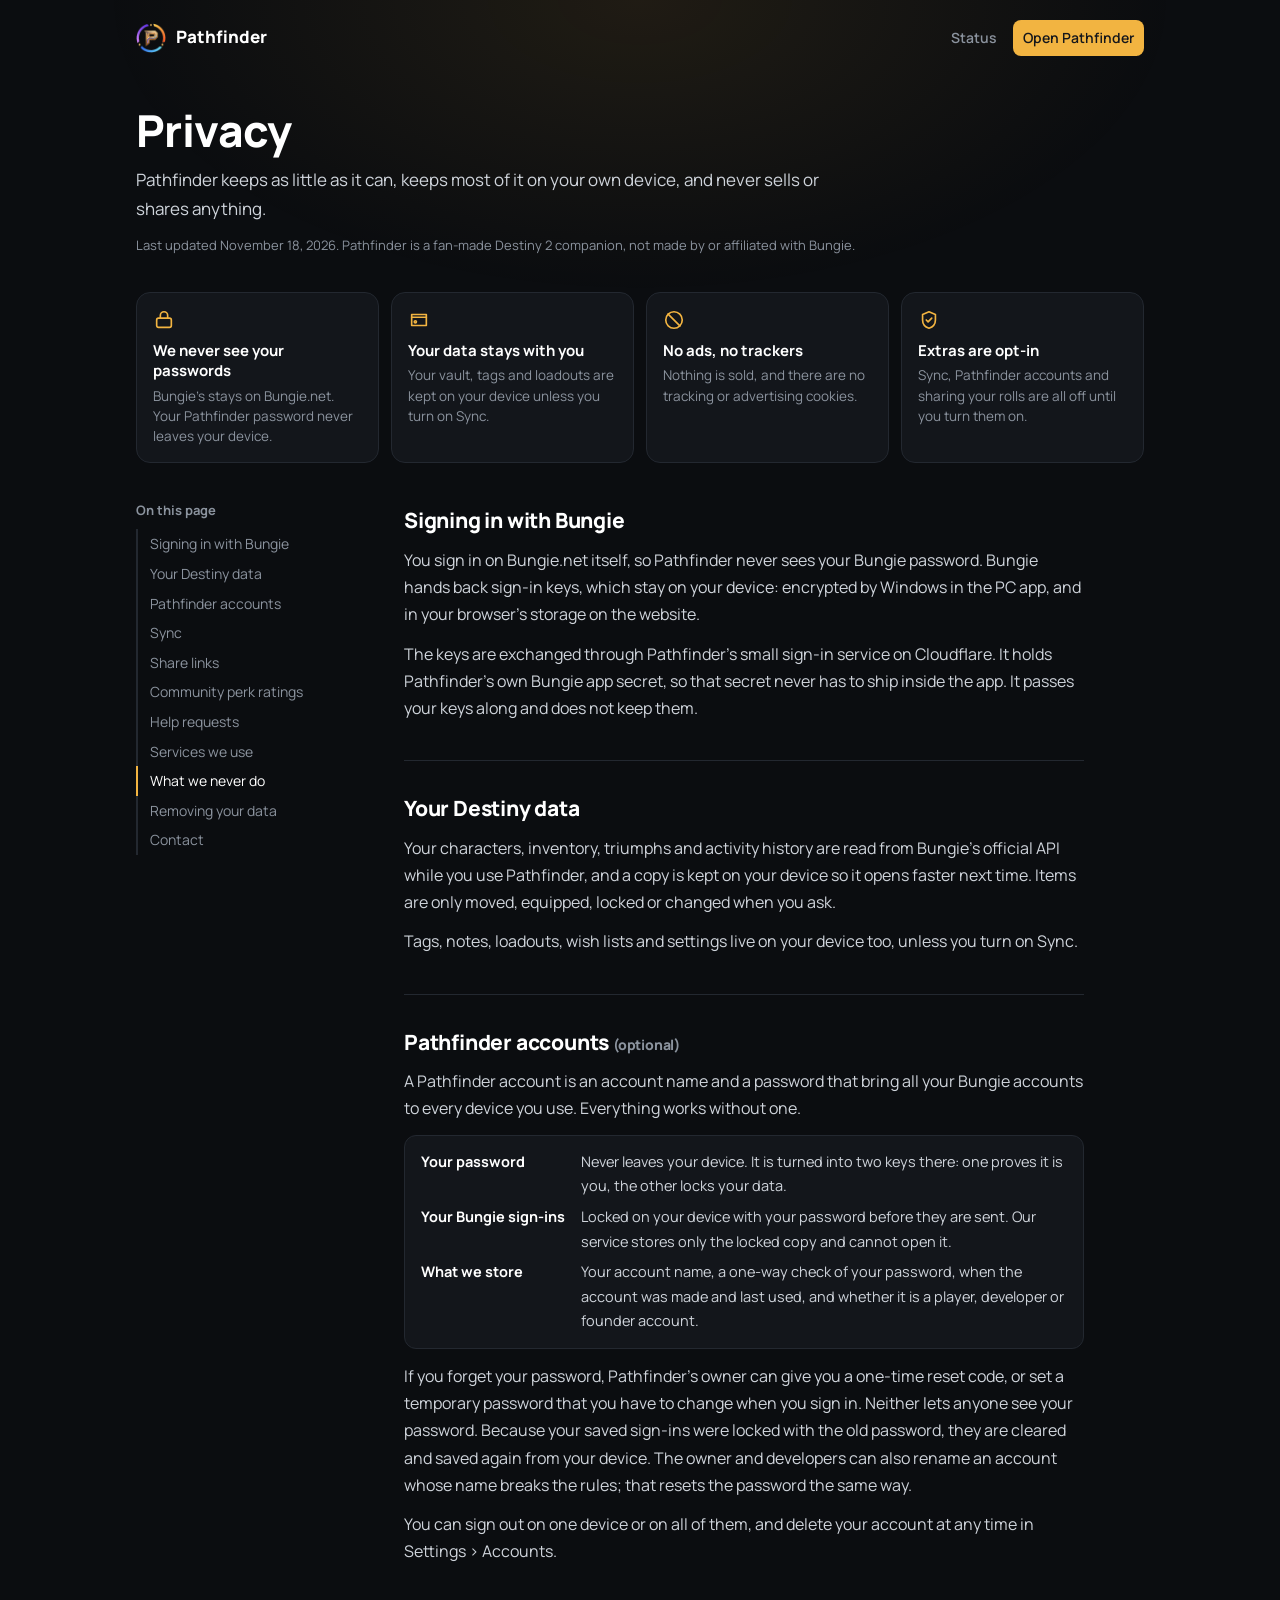
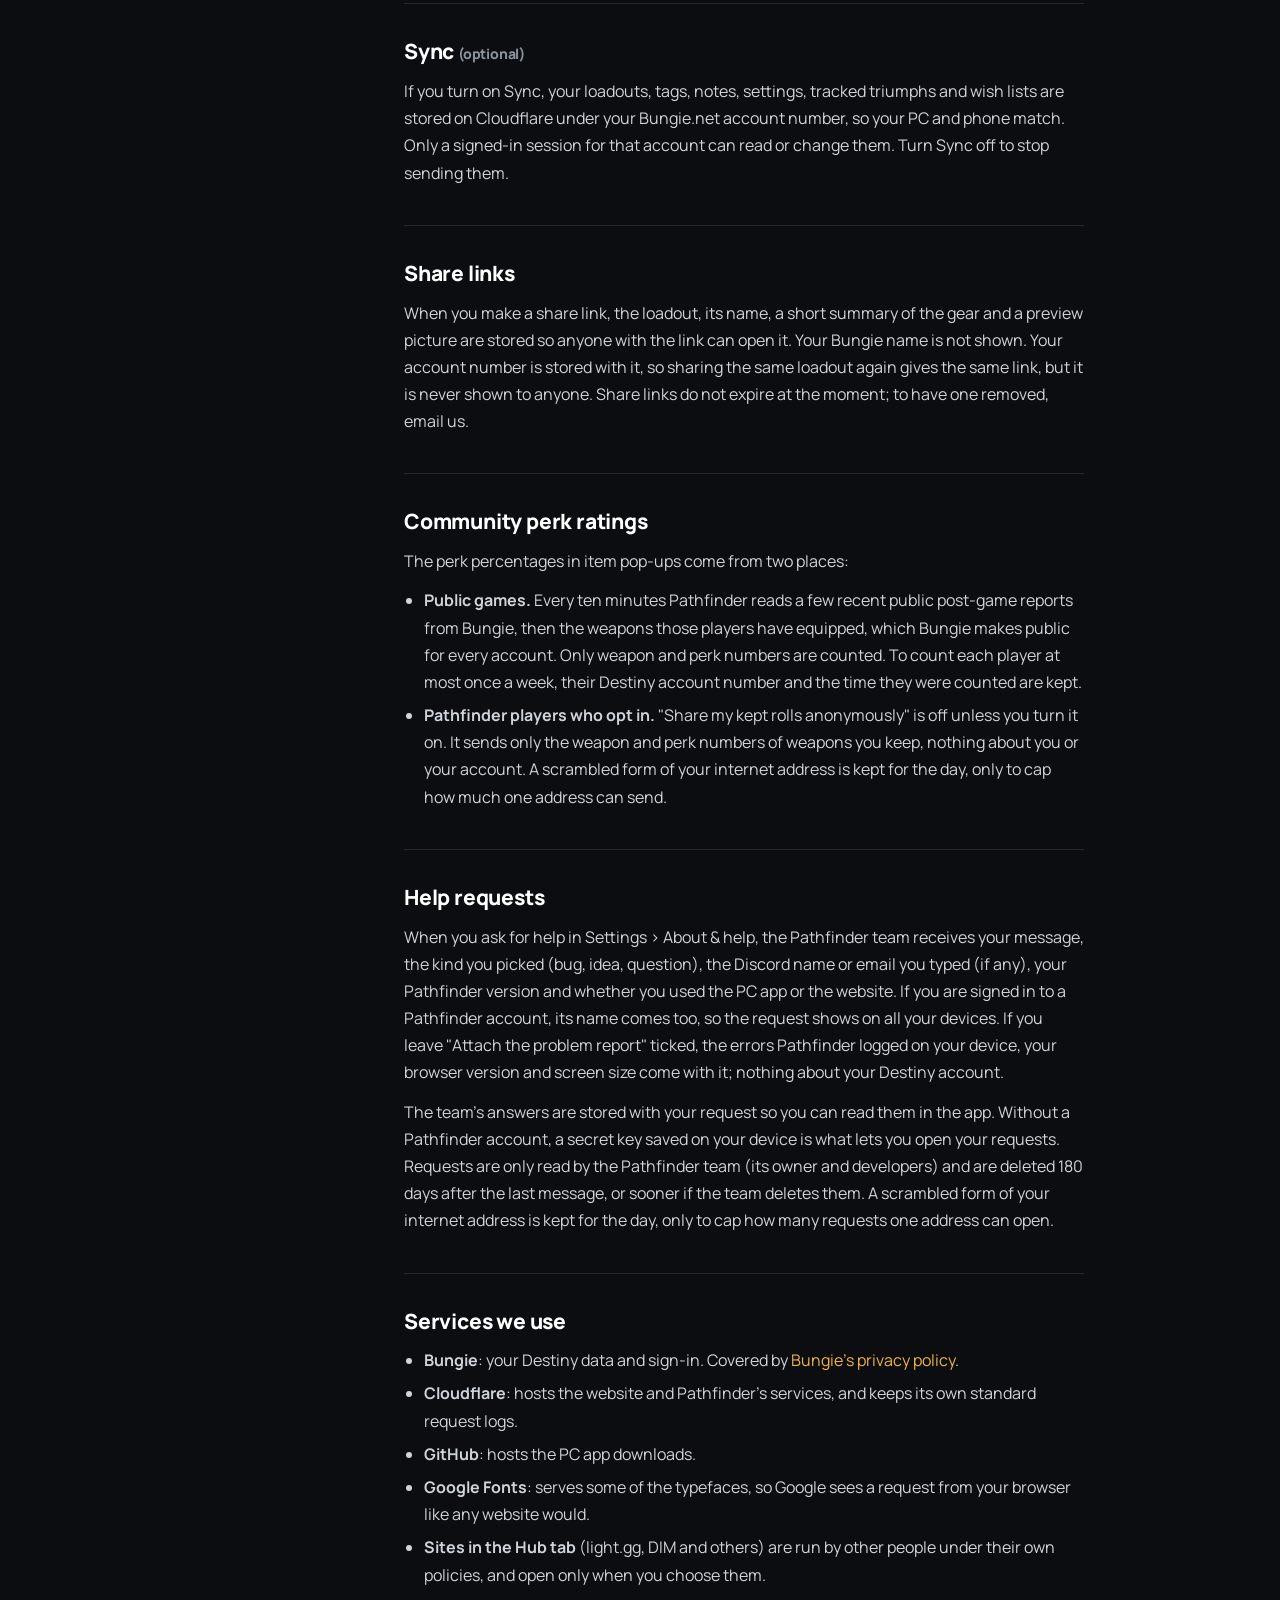
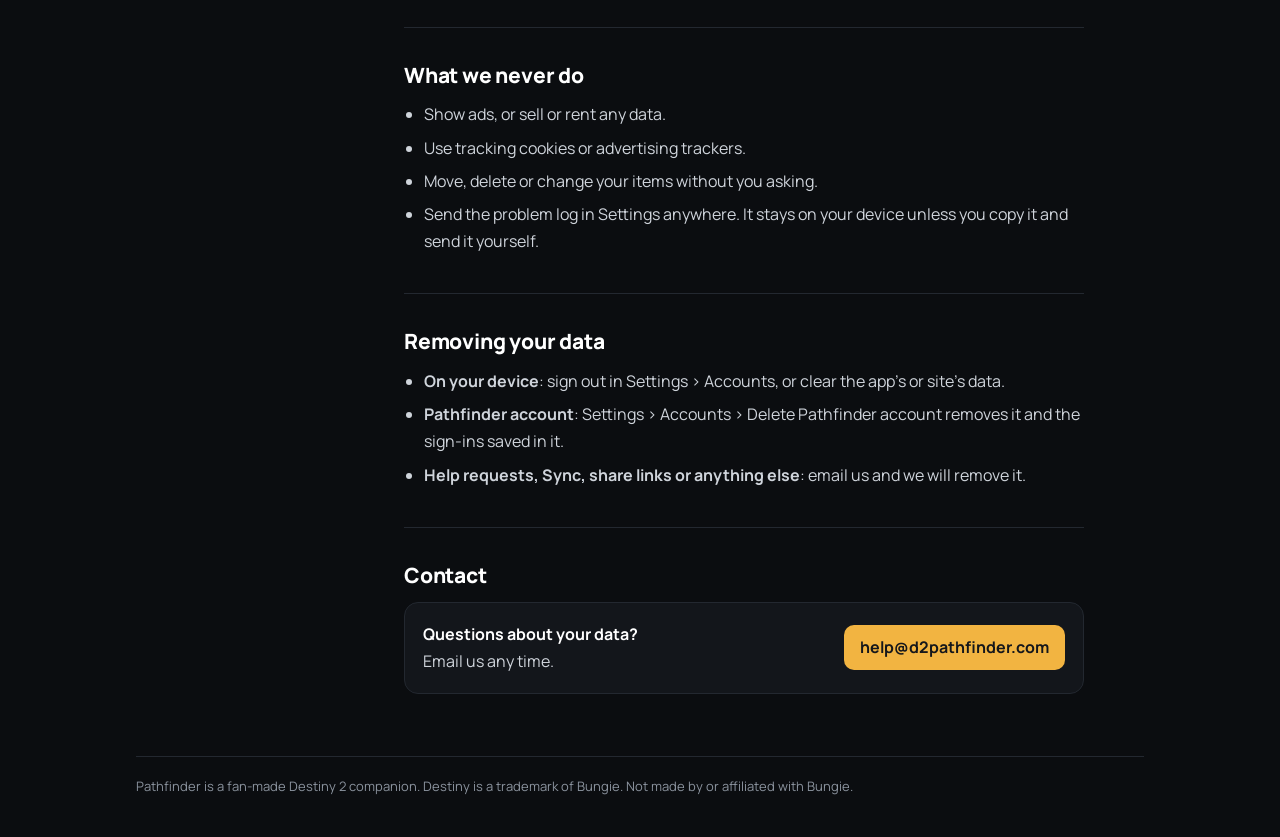
<file: privacy.html>
<!doctype html>
<html lang="en">
<head>
<meta charset="utf-8">
<meta name="viewport" content="width=device-width,initial-scale=1">
<title>Privacy · Pathfinder</title>
<meta name="description" content="What Pathfinder keeps, where it keeps it, and what it never does.">
<link rel="icon" href="icon-192.png">
<link rel="preconnect" href="https://fonts.googleapis.com"><link rel="preconnect" href="https://fonts.gstatic.com" crossorigin>
<link href="https://fonts.googleapis.com/css2?family=Manrope:wght@400;500;600;700;800&display=swap" rel="stylesheet">
<style>
:root{--bg:#0b0d10;--panel:#13161b;--panel2:#181c22;--line:#232830;--text:#cfd4db;--mute:#8b939e;--head:#fff;--gold:#f2b441}
*{box-sizing:border-box}
html{color-scheme:dark;scroll-behavior:smooth;scroll-padding-top:24px}
body{margin:0;background:var(--bg);color:var(--text);font:16px/1.7 Manrope,system-ui,-apple-system,"Segoe UI",sans-serif;-webkit-font-smoothing:antialiased}
body::before{content:"";position:fixed;inset:0 0 auto;height:420px;background:radial-gradient(60% 100% at 50% 0%,rgba(242,180,65,.09),transparent 70%);pointer-events:none}
a{color:var(--gold);text-decoration:none}a:hover{text-decoration:underline}
a:focus-visible{outline:2px solid var(--gold);outline-offset:3px;border-radius:4px}
.wrap{position:relative;max-width:1040px;margin:0 auto;padding:0 16px}
header{display:flex;align-items:center;gap:12px;padding:20px 0}
header .brand{display:flex;align-items:center;gap:10px;color:var(--head);font-weight:800;font-size:17px}
header .brand img{width:30px;height:30px}header .brand:hover{text-decoration:none}
header nav{margin-left:auto;display:flex;gap:6px;align-items:center}
header nav a{color:var(--mute);font-weight:600;font-size:14px;padding:6px 10px;border-radius:8px}
header nav a:hover{color:var(--head);background:rgba(255,255,255,.05);text-decoration:none}
header nav a.cta{color:#15171b;background:var(--gold)}header nav a.cta:hover{background:#ffc75c}
.hero{padding:30px 0 8px;max-width:720px}
.hero h1{margin:0;color:var(--head);font-size:clamp(30px,6vw,44px);line-height:1.1;font-weight:800;letter-spacing:-.6px}
.hero p{margin:12px 0 0;font-size:17px;color:var(--text)}
.hero small{display:block;margin-top:10px;color:var(--mute);font-size:13px}
.short{display:grid;grid-template-columns:repeat(4,minmax(0,1fr));gap:12px;margin:28px 0 8px}
.short div{background:var(--panel);border:1px solid var(--line);border-radius:14px;padding:16px}
.short svg{width:22px;height:22px;color:var(--gold);display:block;margin-bottom:10px}
.short b{display:block;color:var(--head);font-size:15px;line-height:1.35;margin-bottom:4px}
.short span{display:block;color:var(--mute);font-size:13.5px;line-height:1.5}
.cols{display:grid;grid-template-columns:220px minmax(0,1fr);gap:48px;margin-top:36px;align-items:start}
.toc{position:sticky;top:24px;font-size:14px}
.toc p{margin:0 0 8px;color:var(--mute);font-weight:700;font-size:13px}
.toc a{display:block;color:var(--mute);padding:5px 0 5px 12px;border-left:2px solid var(--line);line-height:1.4}
.toc a:hover{color:var(--head);text-decoration:none;border-left-color:#3a414c}
.toc a.on{color:var(--head);border-left-color:var(--gold)}
article{max-width:680px}
section{padding:4px 0 26px;border-bottom:1px solid var(--line);margin-bottom:26px}
section:last-child{border-bottom:0}
h2{margin:0 0 8px;color:var(--head);font-size:21px;font-weight:800;letter-spacing:-.2px}
p{margin:0 0 12px}
ul{margin:0 0 12px;padding-left:20px}li{margin:6px 0}
.kv{display:grid;grid-template-columns:auto 1fr;gap:6px 16px;margin:4px 0 14px;padding:14px 16px;background:var(--panel);border:1px solid var(--line);border-radius:12px;font-size:14.5px}
.kv dt{color:var(--head);font-weight:700}.kv dd{margin:0;color:var(--text)}
.note{font-size:14px;color:var(--mute)}
.contact{display:flex;gap:16px;align-items:center;flex-wrap:wrap;padding:18px;background:var(--panel);border:1px solid var(--line);border-radius:14px}
.contact b{color:var(--head);display:block}
.contact a.btn{margin-left:auto;background:var(--gold);color:#15171b;font-weight:700;padding:9px 16px;border-radius:10px}
.contact a.btn:hover{background:#ffc75c;text-decoration:none}
footer{margin:10px 0 40px;padding-top:18px;border-top:1px solid var(--line);color:var(--mute);font-size:13px}
@media (max-width:900px){.short{grid-template-columns:repeat(2,minmax(0,1fr))}.cols{grid-template-columns:1fr;gap:0}.toc{display:none}}
@media (max-width:520px){.short{grid-template-columns:1fr}header nav a:not(.cta){display:none}.kv{grid-template-columns:1fr;gap:2px}.kv dd{margin-bottom:8px}.contact a.btn{margin-left:0}}
</style>
<link rel="canonical" href="https://d2pathfinder.com/privacy">
</head>
<body>
<div class="wrap">
<header>
  <a class="brand" href="./"><img src="logo-s.png" alt="">Pathfinder</a>
  <nav><a href="status">Status</a><a class="cta" href="./">Open Pathfinder</a></nav>
</header>

<div class="hero">
  <h1>Privacy</h1>
  <p>Pathfinder keeps as little as it can, keeps most of it on your own device, and never sells or shares anything.</p>
  <small>Last updated November 18, 2026. Pathfinder is a fan-made Destiny 2 companion, not made by or affiliated with Bungie.</small>
</div>

<div class="short" aria-label="The short version">
  <div><svg viewBox="0 0 24 24" fill="none" stroke="currentColor" stroke-width="1.8" stroke-linecap="round" stroke-linejoin="round"><rect x="4" y="10" width="16" height="10" rx="2"/><path d="M8 10V7a4 4 0 0 1 8 0v3"/></svg><b>We never see your passwords</b><span>Bungie's stays on Bungie.net. Your Pathfinder password never leaves your device.</span></div>
  <div><svg viewBox="0 0 24 24" fill="none" stroke="currentColor" stroke-width="1.8" stroke-linecap="round" stroke-linejoin="round"><path d="M4 6h16v12H4z"/><path d="M4 9h16"/><circle cx="8" cy="14" r="1.2"/></svg><b>Your data stays with you</b><span>Your vault, tags and loadouts are kept on your device unless you turn on Sync.</span></div>
  <div><svg viewBox="0 0 24 24" fill="none" stroke="currentColor" stroke-width="1.8" stroke-linecap="round" stroke-linejoin="round"><circle cx="12" cy="12" r="9"/><path d="M5.6 5.6l12.8 12.8"/></svg><b>No ads, no trackers</b><span>Nothing is sold, and there are no tracking or advertising cookies.</span></div>
  <div><svg viewBox="0 0 24 24" fill="none" stroke="currentColor" stroke-width="1.8" stroke-linecap="round" stroke-linejoin="round"><path d="M12 3l7 3v6c0 4.2-2.9 7.7-7 9-4.1-1.3-7-4.8-7-9V6z"/><path d="M9 12l2 2 4-4"/></svg><b>Extras are opt-in</b><span>Sync, Pathfinder accounts and sharing your rolls are all off until you turn them on.</span></div>
</div>

<div class="cols">
<nav class="toc" aria-label="On this page"><p>On this page</p>
  <a href="#signin">Signing in with Bungie</a><a href="#destiny">Your Destiny data</a><a href="#accounts">Pathfinder accounts</a><a href="#sync">Sync</a><a href="#share">Share links</a><a href="#ratings">Community perk ratings</a><a href="#help">Help requests</a><a href="#services">Services we use</a><a href="#not">What we never do</a><a href="#rights">Removing your data</a><a href="#contact">Contact</a>
</nav>
<article>
<section id="signin"><h2>Signing in with Bungie</h2>
<p>You sign in on Bungie.net itself, so Pathfinder never sees your Bungie password. Bungie hands back sign-in keys, which stay on your device: encrypted by Windows in the PC app, and in your browser's storage on the website.</p>
<p>The keys are exchanged through Pathfinder's small sign-in service on Cloudflare. It holds Pathfinder's own Bungie app secret, so that secret never has to ship inside the app. It passes your keys along and does not keep them.</p></section>

<section id="destiny"><h2>Your Destiny data</h2>
<p>Your characters, inventory, triumphs and activity history are read from Bungie's official API while you use Pathfinder, and a copy is kept on your device so it opens faster next time. Items are only moved, equipped, locked or changed when you ask.</p>
<p>Tags, notes, loadouts, wish lists and settings live on your device too, unless you turn on Sync.</p></section>

<section id="accounts"><h2>Pathfinder accounts <span class="note">(optional)</span></h2>
<p>A Pathfinder account is an account name and a password that bring all your Bungie accounts to every device you use. Everything works without one.</p>
<dl class="kv">
  <dt>Your password</dt><dd>Never leaves your device. It is turned into two keys there: one proves it is you, the other locks your data.</dd>
  <dt>Your Bungie sign-ins</dt><dd>Locked on your device with your password before they are sent. Our service stores only the locked copy and cannot open it.</dd>
  <dt>What we store</dt><dd>Your account name, a one-way check of your password, when the account was made and last used, and whether it is a player, developer or founder account.</dd>
</dl>
<p>If you forget your password, Pathfinder's owner can give you a one-time reset code, or set a temporary password that you have to change when you sign in. Neither lets anyone see your password. Because your saved sign-ins were locked with the old password, they are cleared and saved again from your device. The owner and developers can also rename an account whose name breaks the rules; that resets the password the same way.</p>
<p>You can sign out on one device or on all of them, and delete your account at any time in Settings &gt; Accounts.</p></section>

<section id="sync"><h2>Sync <span class="note">(optional)</span></h2>
<p>If you turn on Sync, your loadouts, tags, notes, settings, tracked triumphs and wish lists are stored on Cloudflare under your Bungie.net account number, so your PC and phone match. Only a signed-in session for that account can read or change them. Turn Sync off to stop sending them.</p></section>

<section id="share"><h2>Share links</h2>
<p>When you make a share link, the loadout, its name, a short summary of the gear and a preview picture are stored so anyone with the link can open it. Your Bungie name is not shown. Your account number is stored with it, so sharing the same loadout again gives the same link, but it is never shown to anyone. Share links do not expire at the moment; to have one removed, email us.</p></section>

<section id="ratings"><h2>Community perk ratings</h2>
<p>The perk percentages in item pop-ups come from two places:</p>
<ul>
  <li><b>Public games.</b> Every ten minutes Pathfinder reads a few recent public post-game reports from Bungie, then the weapons those players have equipped, which Bungie makes public for every account. Only weapon and perk numbers are counted. To count each player at most once a week, their Destiny account number and the time they were counted are kept.</li>
  <li><b>Pathfinder players who opt in.</b> "Share my kept rolls anonymously" is off unless you turn it on. It sends only the weapon and perk numbers of weapons you keep, nothing about you or your account. A scrambled form of your internet address is kept for the day, only to cap how much one address can send.</li>
</ul></section>

<section id="help"><h2>Help requests</h2>
<p>When you ask for help in Settings &gt; About &amp; help, the Pathfinder team receives your message, the kind you picked (bug, idea, question), the Discord name or email you typed (if any), your Pathfinder version and whether you used the PC app or the website. If you are signed in to a Pathfinder account, its name comes too, so the request shows on all your devices. If you leave "Attach the problem report" ticked, the errors Pathfinder logged on your device, your browser version and screen size come with it; nothing about your Destiny account.</p>
<p>The team's answers are stored with your request so you can read them in the app. Without a Pathfinder account, a secret key saved on your device is what lets you open your requests. Requests are only read by the Pathfinder team (its owner and developers) and are deleted 180 days after the last message, or sooner if the team deletes them. A scrambled form of your internet address is kept for the day, only to cap how many requests one address can open.</p></section>

<section id="services"><h2>Services we use</h2>
<ul>
  <li><b>Bungie</b>: your Destiny data and sign-in. Covered by <a href="https://www.bungie.net/7/en/Legal/PrivacyPolicy" rel="noopener">Bungie's privacy policy</a>.</li>
  <li><b>Cloudflare</b>: hosts the website and Pathfinder's services, and keeps its own standard request logs.</li>
  <li><b>GitHub</b>: hosts the PC app downloads.</li>
  <li><b>Google Fonts</b>: serves some of the typefaces, so Google sees a request from your browser like any website would.</li>
  <li><b>Sites in the Hub tab</b> (light.gg, DIM and others) are run by other people under their own policies, and open only when you choose them.</li>
</ul></section>

<section id="not"><h2>What we never do</h2>
<ul>
  <li>Show ads, or sell or rent any data.</li>
  <li>Use tracking cookies or advertising trackers.</li>
  <li>Move, delete or change your items without you asking.</li>
  <li>Send the problem log in Settings anywhere. It stays on your device unless you copy it and send it yourself.</li>
</ul></section>

<section id="rights"><h2>Removing your data</h2>
<ul>
  <li><b>On your device</b>: sign out in Settings &gt; Accounts, or clear the app's or site's data.</li>
  <li><b>Pathfinder account</b>: Settings &gt; Accounts &gt; Delete Pathfinder account removes it and the sign-ins saved in it.</li>
  <li><b>Help requests, Sync, share links or anything else</b>: email us and we will remove it.</li>
</ul></section>

<section id="contact"><h2>Contact</h2>
<div class="contact"><div><b>Questions about your data?</b>Email us any time.</div><a class="btn" href="mailto:help@d2pathfinder.com">help@d2pathfinder.com</a></div></section>
</article>
</div>

<footer>Pathfinder is a fan-made Destiny 2 companion. Destiny is a trademark of Bungie. Not made by or affiliated with Bungie.</footer>
</div>
<script>
(function () {
  var links = [].slice.call(document.querySelectorAll('.toc a')), secs = links.map(function (a) { return document.querySelector(a.getAttribute('href')); });
  if (!('IntersectionObserver' in window)) return;
  var io = new IntersectionObserver(function (es) { es.forEach(function (e) { if (e.isIntersecting) { links.forEach(function (a) { a.classList.toggle('on', a.getAttribute('href') === '#' + e.target.id); }); } }); }, { rootMargin: '-20% 0px -70% 0px' });
  secs.forEach(function (s) { if (s) io.observe(s); });
})();
</script>
</body>
</html>
</file>
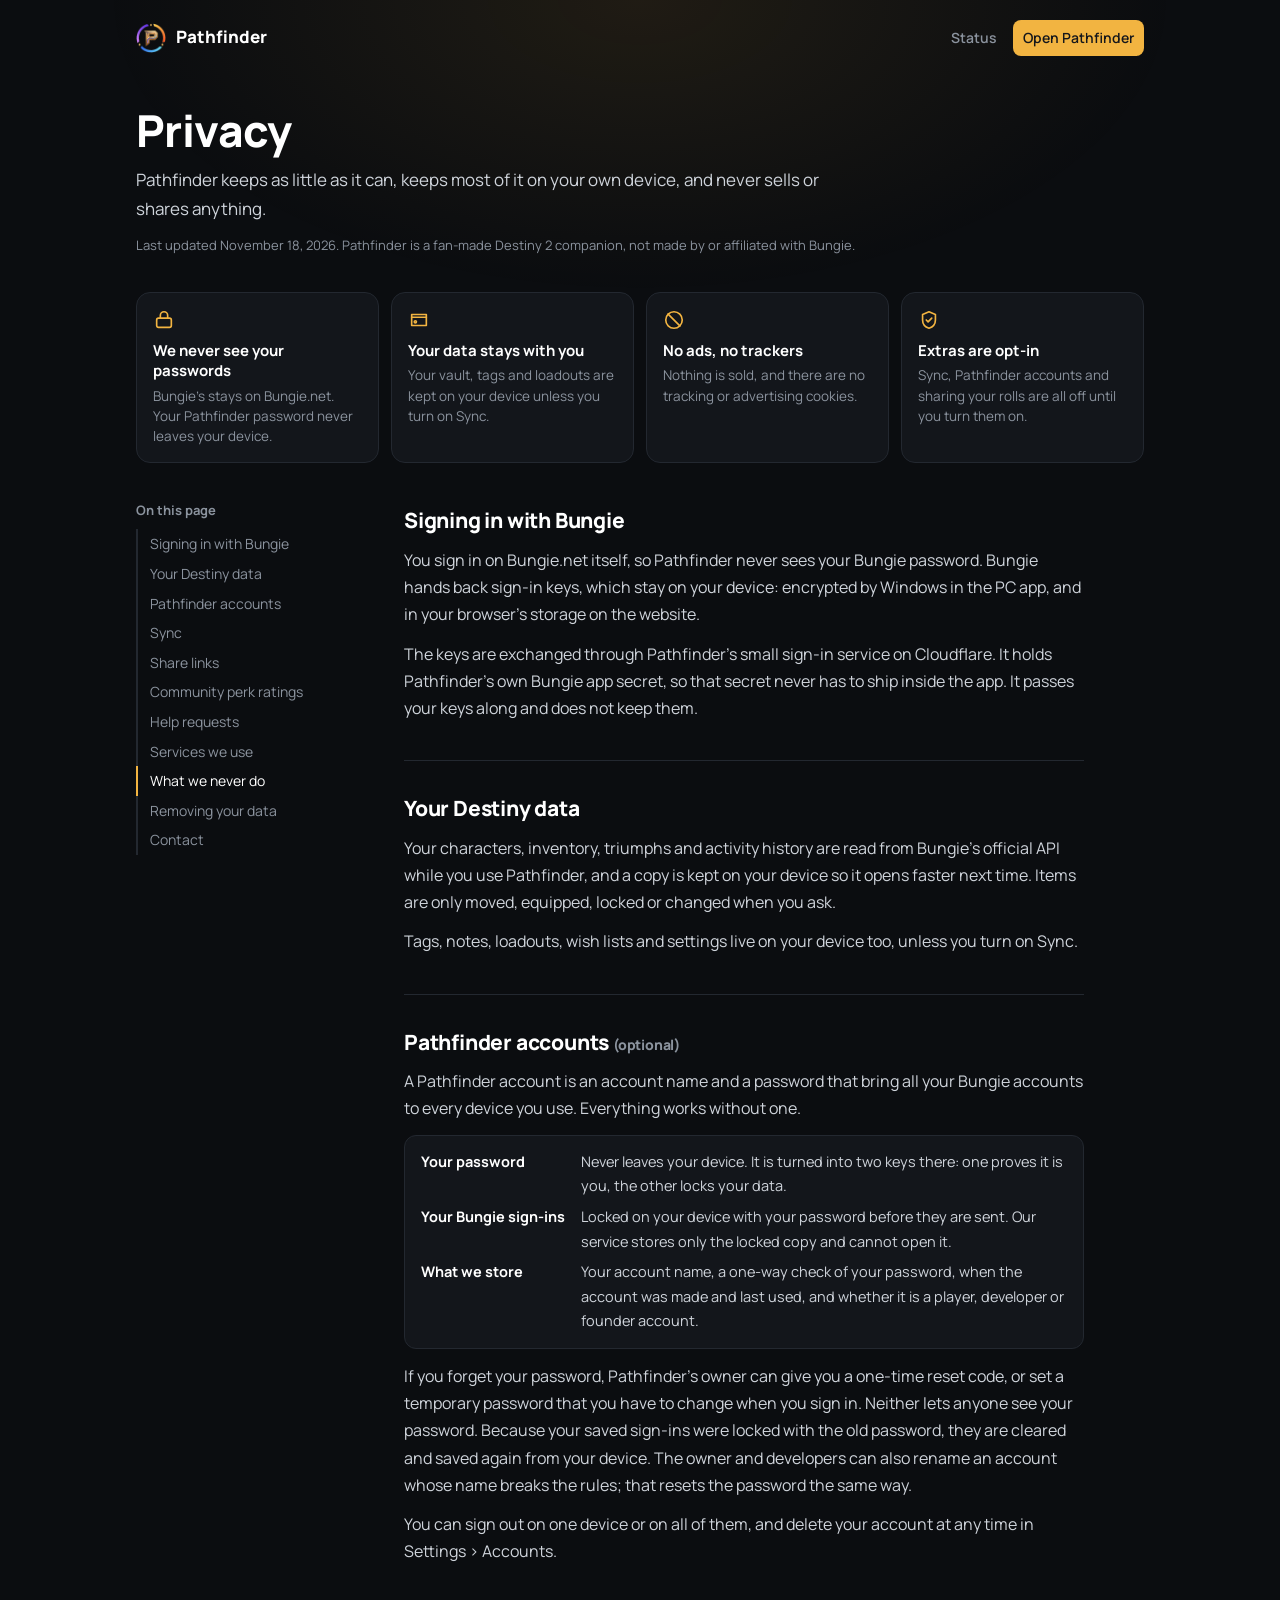
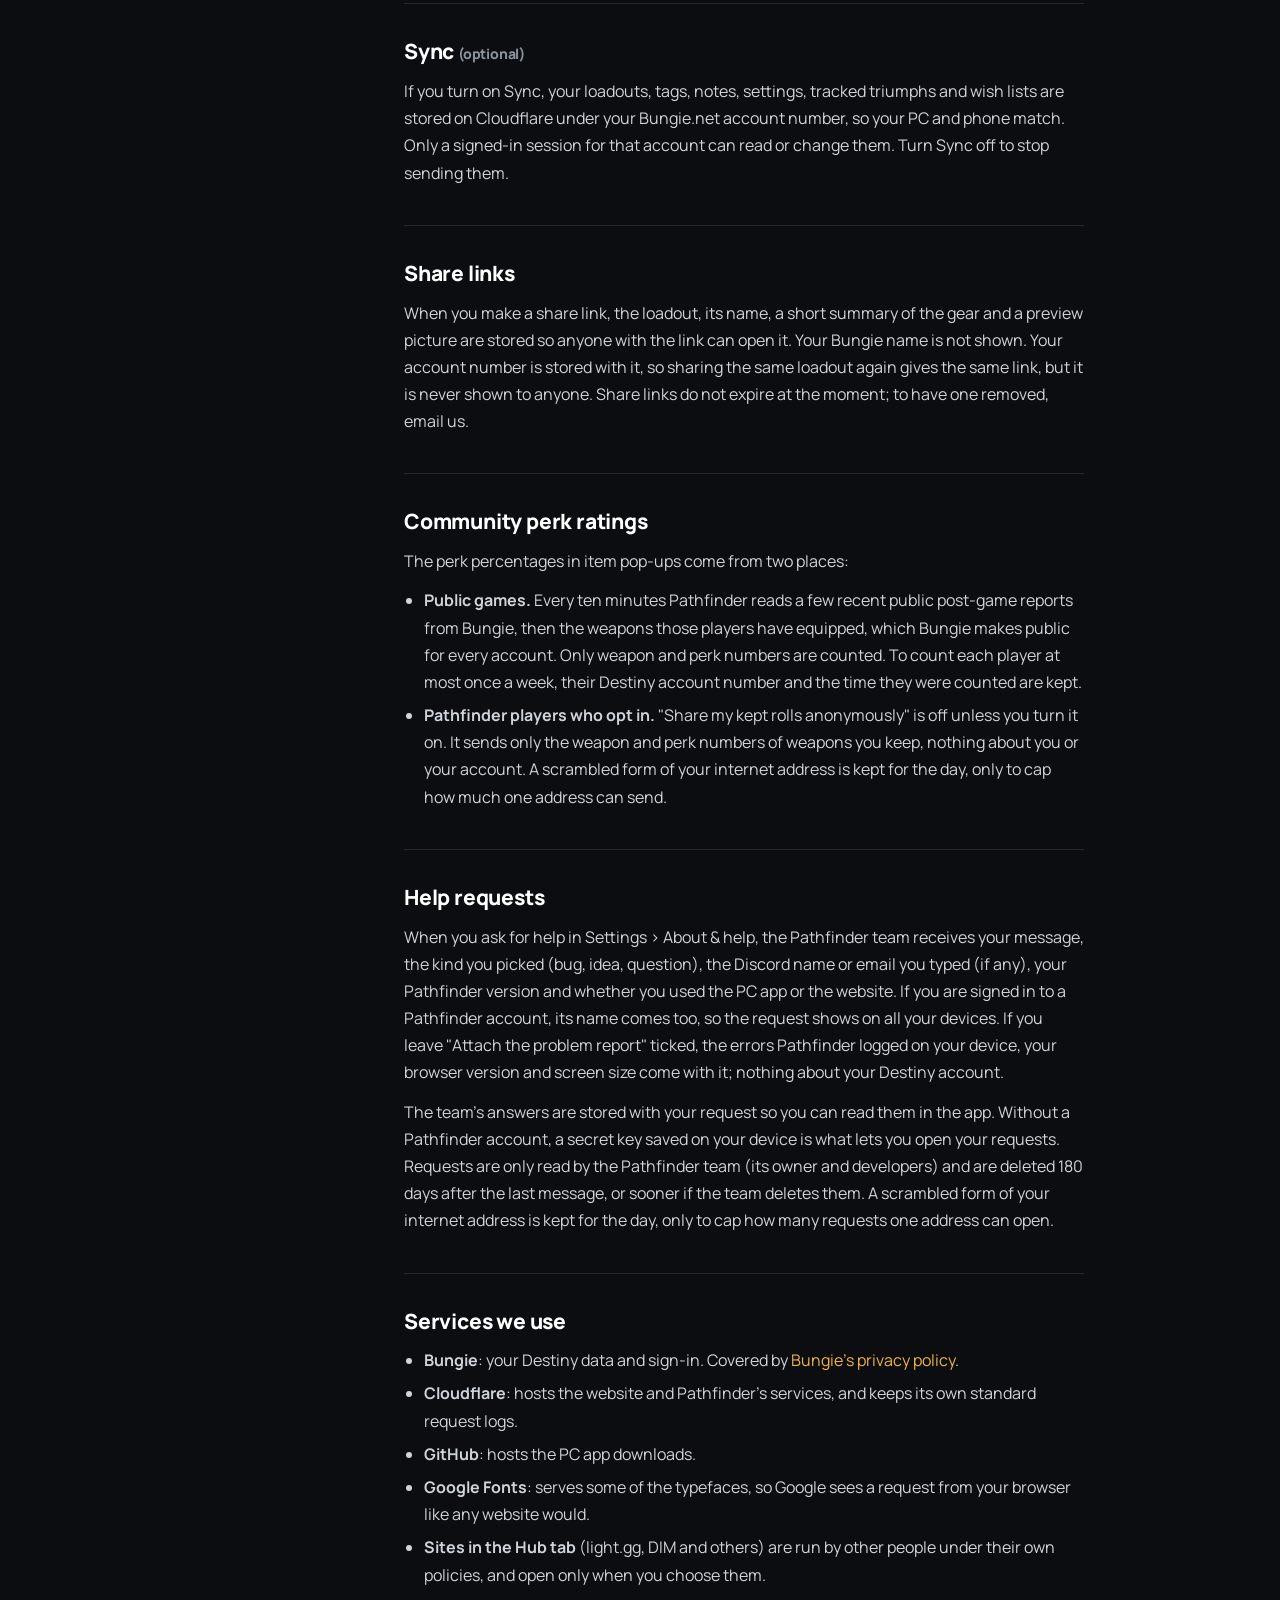
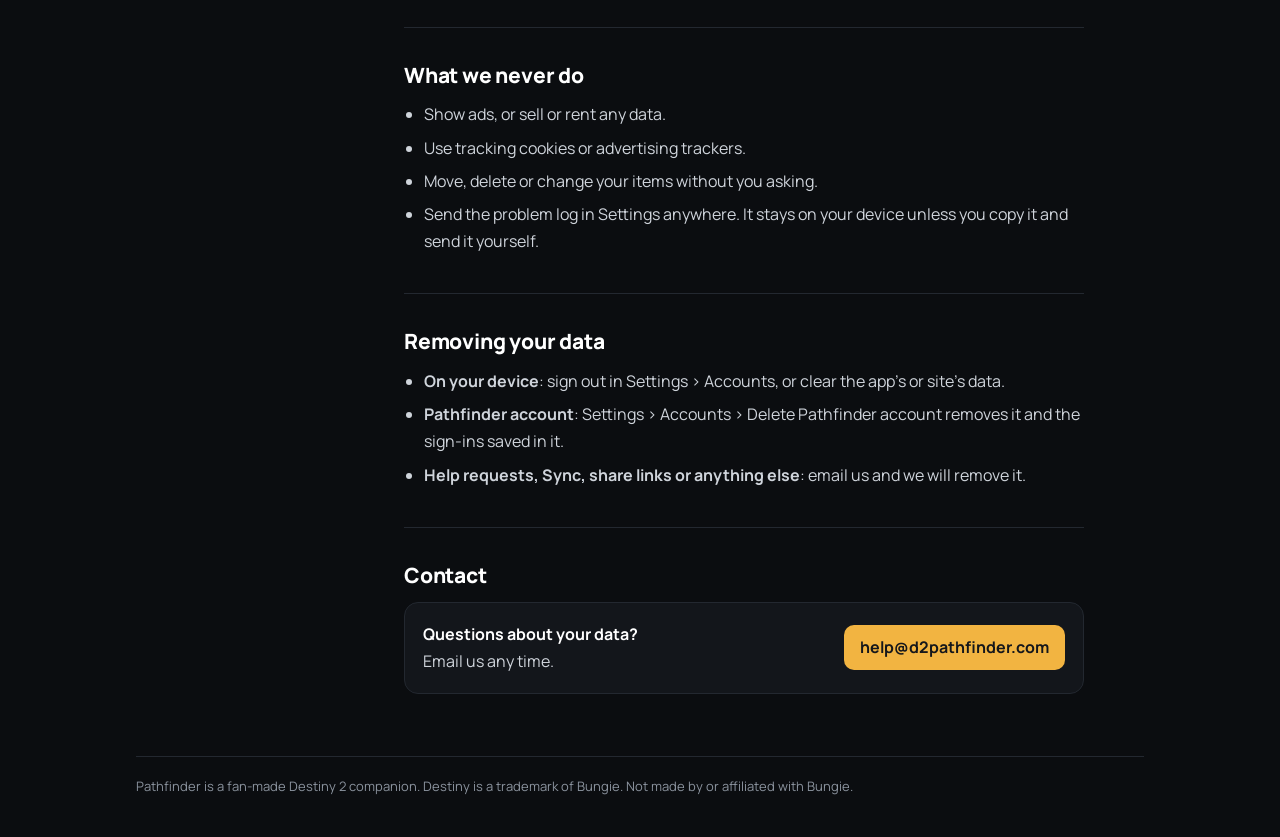
<file: beta/privacy.html>
<!doctype html>
<html lang="en">
<head>
<meta name="robots" content="noindex">
<meta charset="utf-8">
<meta name="viewport" content="width=device-width,initial-scale=1">
<title>Privacy · Pathfinder</title>
<meta name="description" content="What Pathfinder keeps, where it keeps it, and what it never does.">
<link rel="icon" href="icon-192.png">
<link rel="preconnect" href="https://fonts.googleapis.com"><link rel="preconnect" href="https://fonts.gstatic.com" crossorigin>
<link href="https://fonts.googleapis.com/css2?family=Manrope:wght@400;500;600;700;800&display=swap" rel="stylesheet">
<style>
:root{--bg:#0b0d10;--panel:#13161b;--panel2:#181c22;--line:#232830;--text:#cfd4db;--mute:#8b939e;--head:#fff;--gold:#f2b441}
*{box-sizing:border-box}
html{color-scheme:dark;scroll-behavior:smooth;scroll-padding-top:24px}
body{margin:0;background:var(--bg);color:var(--text);font:16px/1.7 Manrope,system-ui,-apple-system,"Segoe UI",sans-serif;-webkit-font-smoothing:antialiased}
body::before{content:"";position:fixed;inset:0 0 auto;height:420px;background:radial-gradient(60% 100% at 50% 0%,rgba(242,180,65,.09),transparent 70%);pointer-events:none}
a{color:var(--gold);text-decoration:none}a:hover{text-decoration:underline}
a:focus-visible{outline:2px solid var(--gold);outline-offset:3px;border-radius:4px}
.wrap{position:relative;max-width:1040px;margin:0 auto;padding:0 16px}
header{display:flex;align-items:center;gap:12px;padding:20px 0}
header .brand{display:flex;align-items:center;gap:10px;color:var(--head);font-weight:800;font-size:17px}
header .brand img{width:30px;height:30px}header .brand:hover{text-decoration:none}
header nav{margin-left:auto;display:flex;gap:6px;align-items:center}
header nav a{color:var(--mute);font-weight:600;font-size:14px;padding:6px 10px;border-radius:8px}
header nav a:hover{color:var(--head);background:rgba(255,255,255,.05);text-decoration:none}
header nav a.cta{color:#15171b;background:var(--gold)}header nav a.cta:hover{background:#ffc75c}
.hero{padding:30px 0 8px;max-width:720px}
.hero h1{margin:0;color:var(--head);font-size:clamp(30px,6vw,44px);line-height:1.1;font-weight:800;letter-spacing:-.6px}
.hero p{margin:12px 0 0;font-size:17px;color:var(--text)}
.hero small{display:block;margin-top:10px;color:var(--mute);font-size:13px}
.short{display:grid;grid-template-columns:repeat(4,minmax(0,1fr));gap:12px;margin:28px 0 8px}
.short div{background:var(--panel);border:1px solid var(--line);border-radius:14px;padding:16px}
.short svg{width:22px;height:22px;color:var(--gold);display:block;margin-bottom:10px}
.short b{display:block;color:var(--head);font-size:15px;line-height:1.35;margin-bottom:4px}
.short span{display:block;color:var(--mute);font-size:13.5px;line-height:1.5}
.cols{display:grid;grid-template-columns:220px minmax(0,1fr);gap:48px;margin-top:36px;align-items:start}
.toc{position:sticky;top:24px;font-size:14px}
.toc p{margin:0 0 8px;color:var(--mute);font-weight:700;font-size:13px}
.toc a{display:block;color:var(--mute);padding:5px 0 5px 12px;border-left:2px solid var(--line);line-height:1.4}
.toc a:hover{color:var(--head);text-decoration:none;border-left-color:#3a414c}
.toc a.on{color:var(--head);border-left-color:var(--gold)}
article{max-width:680px}
section{padding:4px 0 26px;border-bottom:1px solid var(--line);margin-bottom:26px}
section:last-child{border-bottom:0}
h2{margin:0 0 8px;color:var(--head);font-size:21px;font-weight:800;letter-spacing:-.2px}
p{margin:0 0 12px}
ul{margin:0 0 12px;padding-left:20px}li{margin:6px 0}
.kv{display:grid;grid-template-columns:auto 1fr;gap:6px 16px;margin:4px 0 14px;padding:14px 16px;background:var(--panel);border:1px solid var(--line);border-radius:12px;font-size:14.5px}
.kv dt{color:var(--head);font-weight:700}.kv dd{margin:0;color:var(--text)}
.note{font-size:14px;color:var(--mute)}
.contact{display:flex;gap:16px;align-items:center;flex-wrap:wrap;padding:18px;background:var(--panel);border:1px solid var(--line);border-radius:14px}
.contact b{color:var(--head);display:block}
.contact a.btn{margin-left:auto;background:var(--gold);color:#15171b;font-weight:700;padding:9px 16px;border-radius:10px}
.contact a.btn:hover{background:#ffc75c;text-decoration:none}
footer{margin:10px 0 40px;padding-top:18px;border-top:1px solid var(--line);color:var(--mute);font-size:13px}
@media (max-width:900px){.short{grid-template-columns:repeat(2,minmax(0,1fr))}.cols{grid-template-columns:1fr;gap:0}.toc{display:none}}
@media (max-width:520px){.short{grid-template-columns:1fr}header nav a:not(.cta){display:none}.kv{grid-template-columns:1fr;gap:2px}.kv dd{margin-bottom:8px}.contact a.btn{margin-left:0}}
</style>
</head>
<body>
<div class="wrap">
<header>
  <a class="brand" href="./"><img src="logo-s.png" alt="">Pathfinder</a>
  <nav><a href="status">Status</a><a class="cta" href="./">Open Pathfinder</a></nav>
</header>

<div class="hero">
  <h1>Privacy</h1>
  <p>Pathfinder keeps as little as it can, keeps most of it on your own device, and never sells or shares anything.</p>
  <small>Last updated November 18, 2026. Pathfinder is a fan-made Destiny 2 companion, not made by or affiliated with Bungie.</small>
</div>

<div class="short" aria-label="The short version">
  <div><svg viewBox="0 0 24 24" fill="none" stroke="currentColor" stroke-width="1.8" stroke-linecap="round" stroke-linejoin="round"><rect x="4" y="10" width="16" height="10" rx="2"/><path d="M8 10V7a4 4 0 0 1 8 0v3"/></svg><b>We never see your passwords</b><span>Bungie's stays on Bungie.net. Your Pathfinder password never leaves your device.</span></div>
  <div><svg viewBox="0 0 24 24" fill="none" stroke="currentColor" stroke-width="1.8" stroke-linecap="round" stroke-linejoin="round"><path d="M4 6h16v12H4z"/><path d="M4 9h16"/><circle cx="8" cy="14" r="1.2"/></svg><b>Your data stays with you</b><span>Your vault, tags and loadouts are kept on your device unless you turn on Sync.</span></div>
  <div><svg viewBox="0 0 24 24" fill="none" stroke="currentColor" stroke-width="1.8" stroke-linecap="round" stroke-linejoin="round"><circle cx="12" cy="12" r="9"/><path d="M5.6 5.6l12.8 12.8"/></svg><b>No ads, no trackers</b><span>Nothing is sold, and there are no tracking or advertising cookies.</span></div>
  <div><svg viewBox="0 0 24 24" fill="none" stroke="currentColor" stroke-width="1.8" stroke-linecap="round" stroke-linejoin="round"><path d="M12 3l7 3v6c0 4.2-2.9 7.7-7 9-4.1-1.3-7-4.8-7-9V6z"/><path d="M9 12l2 2 4-4"/></svg><b>Extras are opt-in</b><span>Sync, Pathfinder accounts and sharing your rolls are all off until you turn them on.</span></div>
</div>

<div class="cols">
<nav class="toc" aria-label="On this page"><p>On this page</p>
  <a href="#signin">Signing in with Bungie</a><a href="#destiny">Your Destiny data</a><a href="#accounts">Pathfinder accounts</a><a href="#sync">Sync</a><a href="#share">Share links</a><a href="#ratings">Community perk ratings</a><a href="#help">Help requests</a><a href="#services">Services we use</a><a href="#not">What we never do</a><a href="#rights">Removing your data</a><a href="#contact">Contact</a>
</nav>
<article>
<section id="signin"><h2>Signing in with Bungie</h2>
<p>You sign in on Bungie.net itself, so Pathfinder never sees your Bungie password. Bungie hands back sign-in keys, which stay on your device: encrypted by Windows in the PC app, and in your browser's storage on the website.</p>
<p>The keys are exchanged through Pathfinder's small sign-in service on Cloudflare. It holds Pathfinder's own Bungie app secret, so that secret never has to ship inside the app. It passes your keys along and does not keep them.</p></section>

<section id="destiny"><h2>Your Destiny data</h2>
<p>Your characters, inventory, triumphs and activity history are read from Bungie's official API while you use Pathfinder, and a copy is kept on your device so it opens faster next time. Items are only moved, equipped, locked or changed when you ask.</p>
<p>Tags, notes, loadouts, wish lists and settings live on your device too, unless you turn on Sync.</p></section>

<section id="accounts"><h2>Pathfinder accounts <span class="note">(optional)</span></h2>
<p>A Pathfinder account is an account name and a password that bring all your Bungie accounts to every device you use. Everything works without one.</p>
<dl class="kv">
  <dt>Your password</dt><dd>Never leaves your device. It is turned into two keys there: one proves it is you, the other locks your data.</dd>
  <dt>Your Bungie sign-ins</dt><dd>Locked on your device with your password before they are sent. Our service stores only the locked copy and cannot open it.</dd>
  <dt>What we store</dt><dd>Your account name, a one-way check of your password, when the account was made and last used, and whether it is a player, developer or founder account.</dd>
</dl>
<p>If you forget your password, Pathfinder's owner can give you a one-time reset code, or set a temporary password that you have to change when you sign in. Neither lets anyone see your password. Because your saved sign-ins were locked with the old password, they are cleared and saved again from your device. The owner and developers can also rename an account whose name breaks the rules; that resets the password the same way.</p>
<p>You can sign out on one device or on all of them, and delete your account at any time in Settings &gt; Accounts.</p></section>

<section id="sync"><h2>Sync <span class="note">(optional)</span></h2>
<p>If you turn on Sync, your loadouts, tags, notes, settings, tracked triumphs and wish lists are stored on Cloudflare under your Bungie.net account number, so your PC and phone match. Only a signed-in session for that account can read or change them. Turn Sync off to stop sending them.</p></section>

<section id="share"><h2>Share links</h2>
<p>When you make a share link, the loadout, its name, a short summary of the gear and a preview picture are stored so anyone with the link can open it. Your Bungie name is not shown. Your account number is stored with it, so sharing the same loadout again gives the same link, but it is never shown to anyone. Share links do not expire at the moment; to have one removed, email us.</p></section>

<section id="ratings"><h2>Community perk ratings</h2>
<p>The perk percentages in item pop-ups come from two places:</p>
<ul>
  <li><b>Public games.</b> Every ten minutes Pathfinder reads a few recent public post-game reports from Bungie, then the weapons those players have equipped, which Bungie makes public for every account. Only weapon and perk numbers are counted. To count each player at most once a week, their Destiny account number and the time they were counted are kept.</li>
  <li><b>Pathfinder players who opt in.</b> "Share my kept rolls anonymously" is off unless you turn it on. It sends only the weapon and perk numbers of weapons you keep, nothing about you or your account. A scrambled form of your internet address is kept for the day, only to cap how much one address can send.</li>
</ul></section>

<section id="help"><h2>Help requests</h2>
<p>When you ask for help in Settings &gt; About &amp; help, the Pathfinder team receives your message, the kind you picked (bug, idea, question), the Discord name or email you typed (if any), your Pathfinder version and whether you used the PC app or the website. If you are signed in to a Pathfinder account, its name comes too, so the request shows on all your devices. If you leave "Attach the problem report" ticked, the errors Pathfinder logged on your device, your browser version and screen size come with it; nothing about your Destiny account.</p>
<p>The team's answers are stored with your request so you can read them in the app. Without a Pathfinder account, a secret key saved on your device is what lets you open your requests. Requests are only read by the Pathfinder team (its owner and developers) and are deleted 180 days after the last message, or sooner if the team deletes them. A scrambled form of your internet address is kept for the day, only to cap how many requests one address can open.</p></section>

<section id="services"><h2>Services we use</h2>
<ul>
  <li><b>Bungie</b>: your Destiny data and sign-in. Covered by <a href="https://www.bungie.net/7/en/Legal/PrivacyPolicy" rel="noopener">Bungie's privacy policy</a>.</li>
  <li><b>Cloudflare</b>: hosts the website and Pathfinder's services, and keeps its own standard request logs.</li>
  <li><b>GitHub</b>: hosts the PC app downloads.</li>
  <li><b>Google Fonts</b>: serves some of the typefaces, so Google sees a request from your browser like any website would.</li>
  <li><b>Sites in the Hub tab</b> (light.gg, DIM and others) are run by other people under their own policies, and open only when you choose them.</li>
</ul></section>

<section id="not"><h2>What we never do</h2>
<ul>
  <li>Show ads, or sell or rent any data.</li>
  <li>Use tracking cookies or advertising trackers.</li>
  <li>Move, delete or change your items without you asking.</li>
  <li>Send the problem log in Settings anywhere. It stays on your device unless you copy it and send it yourself.</li>
</ul></section>

<section id="rights"><h2>Removing your data</h2>
<ul>
  <li><b>On your device</b>: sign out in Settings &gt; Accounts, or clear the app's or site's data.</li>
  <li><b>Pathfinder account</b>: Settings &gt; Accounts &gt; Delete Pathfinder account removes it and the sign-ins saved in it.</li>
  <li><b>Help requests, Sync, share links or anything else</b>: email us and we will remove it.</li>
</ul></section>

<section id="contact"><h2>Contact</h2>
<div class="contact"><div><b>Questions about your data?</b>Email us any time.</div><a class="btn" href="mailto:help@d2pathfinder.com">help@d2pathfinder.com</a></div></section>
</article>
</div>

<footer>Pathfinder is a fan-made Destiny 2 companion. Destiny is a trademark of Bungie. Not made by or affiliated with Bungie.</footer>
</div>
<script>
(function () {
  var links = [].slice.call(document.querySelectorAll('.toc a')), secs = links.map(function (a) { return document.querySelector(a.getAttribute('href')); });
  if (!('IntersectionObserver' in window)) return;
  var io = new IntersectionObserver(function (es) { es.forEach(function (e) { if (e.isIntersecting) { links.forEach(function (a) { a.classList.toggle('on', a.getAttribute('href') === '#' + e.target.id); }); } }); }, { rootMargin: '-20% 0px -70% 0px' });
  secs.forEach(function (s) { if (s) io.observe(s); });
})();
</script>
</body>
</html>
</file>
<file: beta.css>
/* =====================================================================================================
   BETA — "Night shift": Pathfinder's own look (Settings > Interface style > Beta, and Settings > Theme > Beta).
   Clean and quiet, built to feel nothing like DIM's flat grey grid:
     - one deep blue-black canvas lit by two soft pools of light, no textures or patterns;
     - tabs are quiet text; the tab you are on is a bright pill;
     - everything else sits on soft, rounded, slightly lifted surfaces with a hairline edge;
     - Manrope lettering in sentence case, tabular numbers;
     - the accent colour (Settings > Accent colour) is used sparingly: the primary button, focus rings, the
       ring around a hovered item, and the equipped perk.
   Interface style rules start with  :root[data-ui="beta"]   Theme rules start with  :root[data-gt="beta"]
   ===================================================================================================== */

:root[data-ui="beta"]{
  --b-font:'Manrope','Segoe UI Variable Text','SF Pro Text',-apple-system,BlinkMacSystemFont,'Segoe UI',Roboto,system-ui,sans-serif;
  --b-bg:var(--g-tb,#06080c);
  --b-s1:rgba(255,255,255,.035);
  --b-s2:rgba(255,255,255,.065);
  --b-line:rgba(255,255,255,.075);
  --b-line2:rgba(255,255,255,.14);
  --b-text:#eef1f6;
  --b-mute:#8c96a6;
  --b-acc:var(--g-accent,#7ab8e8);
  --b-r1:16px;--b-r2:11px;--b-r3:8px;
  --b-lift:0 1px 0 rgba(255,255,255,.04) inset,0 18px 40px -26px rgba(0,0,0,.9);
  --g-panel:var(--g-tp,rgba(16,20,27,.78))!important;--g-solid:var(--g-ts,#0f1319)!important;--g-col:transparent!important;
  --g-line:rgba(255,255,255,.075)!important;--g-btn:rgba(255,255,255,.045)!important;--g-deep:rgba(0,0,0,.4)!important;
}
:root[data-ui="beta"] body{font-family:var(--b-font)!important;color:var(--b-text);letter-spacing:-.003em;-webkit-font-smoothing:antialiased;font-feature-settings:"tnum" 1,"ss01" 1}
:root[data-ui="beta"]:not([data-gx="1"]) body{background:
  radial-gradient(1100px 620px at 50% -220px,color-mix(in srgb,var(--b-acc) 16%,transparent),transparent 70%),
  radial-gradient(900px 700px at 105% 110%,var(--g-tg,rgba(64,110,160,.12)),transparent 65%),
  var(--b-bg)!important;background-attachment:fixed!important}
:root[data-ui="beta"]:not([data-gx="1"]) body::before{display:none!important}
:root[data-ui="beta"][data-gx="1"] body{background:var(--b-bg)!important}
:root[data-ui="beta"] #gtmp{border-radius:14px!important;border:1px solid var(--b-line2)!important;padding:6px!important}
:root[data-ui="beta"] #gtmp .gi{border-radius:9px;border-left:0!important}
:root[data-ui="beta"] #gtmp .gi.on{background:var(--b-s2)!important;box-shadow:inset 3px 0 0 var(--b-acc)}
:root[data-ui="beta"] #gtmp .gl{font-family:var(--b-font);letter-spacing:.04em;text-transform:none;font-size:11.5px;font-weight:700;border:0!important;background:none!important;box-shadow:none!important;border-radius:0!important;margin:0!important;padding:10px 12px 3px!important}
:root[data-ui="beta"] #gtmp .gl:empty{padding:0!important;margin:5px 10px!important;border-top:1px solid var(--b-line)!important}
:root[data-ui="beta"] #gtmp .gi b{font-family:var(--b-font);letter-spacing:0}
:root[data-ui="beta"] ::selection{background:color-mix(in srgb,var(--b-acc) 40%,transparent)}
:root[data-ui="beta"] *{scrollbar-width:thin;scrollbar-color:rgba(255,255,255,.16) transparent}

/* ---------- top bar: glass strip with one floating segmented control ---------- */
:root[data-ui="beta"] header.gtbar{background:rgba(7,9,13,.66)!important;-webkit-backdrop-filter:blur(22px) saturate(1.4)!important;backdrop-filter:blur(22px) saturate(1.4)!important;border-bottom:1px solid var(--b-line)!important;box-shadow:none!important;height:56px!important}
:root[data-ui="beta"] header.gtbar nav#nav button{font-family:var(--b-font)!important;text-transform:none!important;letter-spacing:0!important;font-weight:600!important;font-size:13.5px!important;color:var(--b-mute)!important;border:0!important;border-radius:999px!important;background:none!important;box-shadow:none!important;height:32px!important;min-height:0!important;line-height:1!important;padding:0 14px!important;margin:0!important;align-self:center!important;transition:color .15s,background-color .2s}
:root[data-ui="beta"] header.gtbar nav#nav button:hover{color:var(--b-text)!important;background:var(--b-s1)!important}
:root[data-ui="beta"] header.gtbar nav#nav button.on,:root[data-ui="beta"] header.gtbar nav#nav #gtmore.has{background:var(--b-text)!important;color:#0a0d12!important;box-shadow:0 2px 10px -4px rgba(0,0,0,.6)!important}
:root[data-ui="beta"] header.gtbar nav#nav button.on::before,:root[data-ui="beta"] header.gtbar nav#nav button.on::after,:root[data-ui="beta"] header.gtbar nav#nav #gtmore.has::after{display:none!important}
:root[data-ui="beta"] header.gtbar nav#nav button.gtset{background:none!important;color:var(--b-mute)!important}
:root[data-ui="beta"] header.gtbar nav#nav button.gtset.on{color:var(--b-text)!important;background:var(--b-s2)!important}
:root[data-ui="beta"] #gtsrch .vbar input{border-radius:999px!important;background-color:var(--b-s1)!important;border:1px solid var(--b-line)!important;color:var(--b-text)!important}
:root[data-ui="beta"] #gtsrch .vbar input:focus{border-color:color-mix(in srgb,var(--b-acc) 60%,transparent)!important;box-shadow:0 0 0 3px color-mix(in srgb,var(--b-acc) 18%,transparent)!important}
:root[data-ui="beta"] #gtsrch .vbar .vtg,:root[data-ui="beta"] #gtsrch .vbar button.g{border-radius:var(--b-r2)!important;background:var(--b-s1)!important;border:1px solid var(--b-line)!important}
:root[data-ui="beta"] #gtdl{border-radius:999px!important;font-family:var(--b-font)!important}

/* ---------- headings: plain and confident, no ornaments ---------- */
:root[data-ui="beta"] .dsec,:root[data-ui="beta"] #activity h3.sec,:root[data-ui="beta"] #home .hm-sec,:root[data-ui="beta"] #hub .hsec h4{display:flex!important;align-items:baseline;gap:8px;font-family:var(--b-font)!important;font-size:15px!important;font-weight:700!important;letter-spacing:-.01em!important;text-transform:none!important;color:var(--b-text)!important;background:none!important;padding-left:0!important}
:root[data-ui="beta"] .dsec::before,:root[data-ui="beta"] #activity h3.sec::before,:root[data-ui="beta"] #home .hm-sec::before,:root[data-ui="beta"] #hub .hsec h4::before,:root[data-ui="beta"] .card h2::before{display:none!important;content:none!important}
:root[data-ui="beta"] .dsec::after,:root[data-ui="beta"] #activity h3.sec::after,:root[data-ui="beta"] #home .hm-sec::after{content:''!important;display:block!important;flex:1;height:1px!important;align-self:center;background:var(--b-line)!important;border:0!important}
:root[data-ui="beta"] .pmh .dsec::after{display:none!important}
:root[data-ui="beta"] .dsec small,:root[data-ui="beta"] #hub .hsec span{font-weight:600;color:var(--b-mute);letter-spacing:0}
:root[data-ui="beta"] section.gdark h2,:root[data-ui="beta"] .card h2{font-family:var(--b-font)!important;font-size:18px!important;font-weight:700!important;letter-spacing:-.015em!important;text-transform:none!important;color:var(--b-text)!important}
:root[data-ui="beta"] #hub .hcard h3,:root[data-ui="beta"] #hub .hhero h2,:root[data-ui="beta"] #home .hm-c h3,:root[data-ui="beta"] #activity .acard>b,:root[data-ui="beta"] #guides .gx-hero h2,:root[data-ui="beta"] #guides .gx-top h2{font-family:var(--b-font)!important;text-transform:none!important;letter-spacing:-.02em!important;font-weight:700!important}
:root[data-ui="beta"] #home .hm-h,:root[data-ui="beta"] .thh,:root[data-ui="beta"] #home .hm-c .go,:root[data-ui="beta"] #home .hm-row .r{font-family:var(--b-font)!important;text-transform:none!important;letter-spacing:0!important}
:root[data-ui="beta"] #home .hm-h{font-weight:700!important;color:var(--b-text)!important}
:root[data-ui="beta"] .thh{font-weight:600!important;color:var(--b-mute)!important}

/* ---------- surfaces ---------- */
:root[data-ui="beta"] .card,:root[data-ui="beta"] section.gdark .card,:root[data-ui="beta"] #home .hm-c,:root[data-ui="beta"] #check .gl,:root[data-ui="beta"] #wish .gl,:root[data-ui="beta"] #activity .acard,:root[data-ui="beta"] #hub .hcard,:root[data-ui="beta"] #hub .hhero{
  border-radius:var(--b-r1)!important;border:1px solid var(--b-line)!important;box-shadow:var(--b-lift)!important;-webkit-backdrop-filter:none!important;backdrop-filter:none!important}
:root[data-ui="beta"] .card,:root[data-ui="beta"] section.gdark .card,:root[data-ui="beta"] #home .hm-c,:root[data-ui="beta"] #check .gl,:root[data-ui="beta"] #wish .gl,:root[data-ui="beta"] #organizer .card,:root[data-ui="beta"] #optimizer .card,:root[data-ui="beta"] #clan .clcard{background:linear-gradient(180deg,rgba(255,255,255,.04),rgba(255,255,255,.015)),rgba(13,17,23,.7)!important}
:root[data-ui="beta"] #home .hm-c::before,:root[data-ui="beta"] #hub .hcard::before{height:0!important;width:0!important}
:root[data-ui="beta"] #home .hm-c,:root[data-ui="beta"] #activity .acard,:root[data-ui="beta"] #hub .hcard{transition:border-color .2s,transform .2s,box-shadow .2s}
:root[data-ui="beta"] #home .hm-c:hover,:root[data-ui="beta"] #activity .acard.clk:hover,:root[data-ui="beta"] #hub .hcard:hover{border-color:var(--b-line2)!important;box-shadow:0 1px 0 rgba(255,255,255,.06) inset,0 22px 44px -24px rgba(0,0,0,.95)!important}
:root[data-anim="off"][data-ui="beta"] #home .hm-c:hover{transform:none!important}
:root[data-ui="beta"] #activity .acard[data-ak]{border-color:color-mix(in srgb,var(--akc) 30%,var(--b-line))!important}
:root[data-ui="beta"] #hub .hmono{border-radius:12px!important;transform:none!important;font-size:13px!important;box-shadow:inset 0 1px 0 rgba(255,255,255,.2)!important}
:root[data-ui="beta"] #hub .hhero small{display:none}
:root[data-ui="beta"] #hub .hcard .go{text-transform:none!important;letter-spacing:0!important;font-weight:700!important;font-size:13.5px!important;font-family:var(--b-font)!important}
:root[data-ui="beta"] #settings .card{background:rgba(13,17,23,.92)!important}

/* ---------- controls ---------- */
:root[data-ui="beta"] section.gdark button,:root[data-ui="beta"] #vault button.g,:root[data-ui="beta"] #vault button.b,:root[data-ui="beta"] button.g,:root[data-ui="beta"] button.b{
  border-radius:var(--b-r2)!important;border:1px solid var(--b-line)!important;background:var(--b-s1)!important;color:var(--b-text)!important;font-family:var(--b-font)!important;font-weight:600;font-size:13.5px;letter-spacing:0!important;text-transform:none!important;box-shadow:none!important;transition:background-color .15s,border-color .15s,color .15s}
:root[data-ui="beta"] section.gdark button:hover,:root[data-ui="beta"] button.g:hover,:root[data-ui="beta"] #vault button.g:hover{background:var(--b-s2)!important;border-color:var(--b-line2)!important}
:root[data-ui="beta"] button.b,:root[data-ui="beta"] #vault button.b,:root[data-ui="beta"] section.gdark button.on,:root[data-ui="beta"] #activity .abar button.on,:root[data-ui="beta"] #hub .hbar button.on,:root[data-ui="beta"] .chip.on{background:var(--b-acc)!important;color:var(--g-on-accent,#0a0d12)!important;border-color:transparent!important;font-weight:700!important}
:root[data-ui="beta"] button.b:hover{filter:brightness(1.08)}
:root[data-ui="beta"] #activity .abar button,:root[data-ui="beta"] #hub .hbar button,:root[data-ui="beta"] .chip{border-radius:999px!important;letter-spacing:0!important;text-transform:none!important;font-size:13.5px!important}
:root[data-ui="beta"] section.gdark input:not([type=checkbox]):not([type=range]):not([type=color]),:root[data-ui="beta"] section.gdark select,:root[data-ui="beta"] section.gdark textarea{border-radius:var(--b-r2)!important;background-color:rgba(255,255,255,.04)!important;border:1px solid var(--b-line)!important;color:var(--b-text)!important}
:root[data-ui="beta"] section.gdark input:focus,:root[data-ui="beta"] section.gdark select:focus,:root[data-ui="beta"] section.gdark textarea:focus{border-color:color-mix(in srgb,var(--b-acc) 60%,transparent)!important;box-shadow:0 0 0 3px color-mix(in srgb,var(--b-acc) 18%,transparent)!important;outline:0!important}
:root[data-ui="beta"] input[type=range],:root[data-ui="beta"] input[type=checkbox]{accent-color:var(--b-acc)}
:root[data-ui="beta"] :focus-visible{outline:2px solid var(--b-acc)!important;outline-offset:2px}

/* ---------- inventory ---------- */
:root[data-ui="beta"] .vt{border-radius:var(--b-r3)!important;overflow:hidden;border-color:transparent!important;box-shadow:inset 0 0 0 1px rgba(255,255,255,.09)!important;transition:box-shadow .12s,transform .12s}
:root[data-ui="beta"] .vt>img:first-child{border-radius:0!important}
:root[data-ui="beta"] .vt:hover{outline:0!important;box-shadow:0 0 0 2px var(--b-acc),0 10px 22px -10px rgba(0,0,0,.9)!important}
:root[data-ui="beta"] .vt .ft{font-family:var(--b-font)!important;font-weight:700;letter-spacing:0!important}
:root[data-ui="beta"] .cht,:root[data-ui="beta"] #home .hm-ch{border-radius:14px!important;box-shadow:inset 0 0 0 1px rgba(255,255,255,.1)!important;overflow:hidden}
:root[data-ui="beta"] .cht.vh{background:var(--b-s1)!important}
:root[data-ui="beta"] .chm{border-radius:var(--b-r2)!important}
:root[data-ui="beta"] .chnm b{font-family:var(--b-font)!important;font-weight:800!important;letter-spacing:-.01em!important;text-transform:none!important}
:root[data-ui="beta"] .chp{font-family:var(--b-font)!important;font-weight:700!important;letter-spacing:-.01em!important;font-variant-numeric:tabular-nums}

/* ---------- item pop-up and floating sheets: two lifted glass cards ---------- */
:root[data-ui="beta"] .dpm,:root[data-ui="beta"] .dps,:root[data-ui="beta"] #junkm .jk,:root[data-ui="beta"] .gtdrop,:root[data-ui="beta"] #vnote,:root[data-ui="beta"] #gtctx,:root[data-ui="beta"] #dlpp{
  border-radius:var(--b-r1)!important;background:rgba(14,18,25,.9)!important;border:1px solid var(--b-line2)!important;-webkit-backdrop-filter:blur(24px) saturate(1.3)!important;backdrop-filter:blur(24px) saturate(1.3)!important;box-shadow:0 30px 70px -24px rgba(0,0,0,.95),inset 0 1px 0 rgba(255,255,255,.06)!important}
:root[data-ui="beta"] .dpm{overflow:hidden auto}
:root[data-ui="beta"] .dps{margin-left:6px!important;border-left:1px solid var(--b-line2)!important;padding:6px!important;gap:4px!important}
:root[data-ui="beta"] .dph{border-radius:0!important;padding:12px 14px 10px!important;border:0!important}
:root[data-ui="beta"] .dph.Legendary{background:linear-gradient(135deg,#6a3d86,#3b2152)!important}
:root[data-ui="beta"] .dph.Exotic{background:linear-gradient(135deg,#e5c24a,#b48f26)!important}
:root[data-ui="beta"] .dph.Rare{background:linear-gradient(135deg,#5b86b8,#36597f)!important}
:root[data-ui="beta"] .dph.Uncommon{background:linear-gradient(135deg,#3f7c58,#265038)!important}
:root[data-ui="beta"] .dph h2{font-family:var(--b-font)!important;text-transform:none!important;letter-spacing:-.01em!important;font-size:17px!important;font-weight:800!important}
:root[data-ui="beta"] .dph b,:root[data-ui="beta"] .dph h3{font-family:var(--b-font)!important;letter-spacing:0!important}
:root[data-ui="beta"] .dps button{border-radius:var(--b-r3)!important;height:28px!important;background:var(--b-s1)!important;border:1px solid var(--b-line)!important;font-size:12px!important}
:root[data-ui="beta"] .dps button:hover{background:var(--b-s2)!important;border-color:var(--b-line2)!important;color:#fff!important}
:root[data-ui="beta"] .dps h6{font-family:var(--b-font)!important;text-transform:none!important;letter-spacing:0!important;font-size:11px!important;color:var(--b-mute)!important}
:root[data-ui="beta"] .dpq h4{text-transform:none!important;letter-spacing:0!important;font-size:12px!important;color:var(--b-mute)!important}
:root[data-ui="beta"] .dpc{border-color:rgba(255,255,255,.14)!important;background:rgba(255,255,255,.04)!important}
:root[data-ui="beta"] .dpc.eqp{background:color-mix(in srgb,var(--b-acc) 55%,#10151c)!important;border-color:var(--b-acc)!important}
:root[data-ui="beta"] .dpc.sel{box-shadow:0 0 0 2px #fff!important}
:root[data-ui="beta"] .dpkv,:root[data-ui="beta"] .dpbt,:root[data-ui="beta"] .dpp{border-color:var(--b-line)!important}
:root[data-ui="beta"] .gtdrop{border-left:3px solid var(--dc)!important}

/* ---------- phones ---------- */
:root[data-ui="beta"] #gtw-tabs{background:rgba(7,9,13,.78)!important;-webkit-backdrop-filter:blur(22px) saturate(1.4)!important;backdrop-filter:blur(22px) saturate(1.4)!important;border-top:1px solid var(--b-line)!important}
:root[data-ui="beta"] #gtw-tabs button{position:relative;font-family:var(--b-font)!important;font-size:11.5px!important;font-weight:600!important;letter-spacing:0!important;color:var(--b-mute)!important;box-shadow:none!important}
:root[data-ui="beta"] #gtw-tabs button.on{color:var(--b-text)!important}
:root[data-ui="beta"] #gtw-tabs button.on::before{content:'';position:absolute;top:5px;left:50%;width:52px;height:30px;margin-left:-26px;border-radius:999px;background:var(--b-s2);z-index:-1;transform:none}
:root[data-ui="beta"] #gtw-tabs button.on svg{color:var(--b-acc)}
:root[data-ui="beta"] .phsw button{border-radius:999px!important;font-family:var(--b-font)!important}
:root[data-ui="beta"] .phsw button.on{background:var(--b-text)!important;color:#0a0d12!important;border-color:transparent!important;box-shadow:none!important}
@media (max-width:760px){
  :root[data-ui="beta"] header.gtbar{height:52px!important}
  }

/* ---------- Helpful tab: match the surfaces ---------- */
:root[data-ui="beta"] #guides{--gx-r:14px}
:root[data-ui="beta"] #guides .gx-wp>.gx-in,:root[data-ui="beta"] #guides .gx-basics li,:root[data-ui="beta"] #guides .gx-list li,:root[data-ui="beta"] #guides .gx-item{background:linear-gradient(180deg,rgba(255,255,255,.04),rgba(255,255,255,.015)),rgba(13,17,23,.7);border-color:var(--b-line)}
:root[data-ui="beta"] #guides .gx-seg button.on{background:var(--b-text);color:#0a0d12;border-color:transparent}

/* ---------- settings picker preview for this style ---------- */
.uic.u-beta i{position:relative;overflow:hidden;border-radius:9px;background:radial-gradient(120% 90% at 50% -30%,rgba(122,184,232,.45),transparent 60%),#06080c;box-shadow:inset 0 0 0 1px rgba(255,255,255,.12)}
.uic.u-beta i::before{content:'';position:absolute;left:14%;right:14%;top:9px;height:14px;border-radius:999px;background:rgba(255,255,255,.08);box-shadow:inset 0 0 0 1px rgba(255,255,255,.12)}
.uic.u-beta i::after{content:'';position:absolute;left:calc(14% + 3px);top:12px;width:26px;height:8px;border-radius:999px;background:#eef1f6}

/* ---------- settings picker previews for Bray (the founder) and Manta (the dev and tester) ---------- */
.uic.u-bray i{position:relative;overflow:hidden;border-radius:9px;background:url("data:image/svg+xml,%3Csvg xmlns='http://www.w3.org/2000/svg' viewBox='0 0 70 44'%3E%3Cpath d='M10 32 L13 11 L25 23 L35 5 L45 23 L57 11 L60 32 Z' fill='%23f2c14e'/%3E%3Crect x='10' y='35' width='50' height='5' rx='1.5' fill='%23f2c14e'/%3E%3Ccircle cx='35' cy='22' r='3' fill='%237a4a10'/%3E%3Ccircle cx='13' cy='10' r='2.6' fill='%23ffe08a'/%3E%3Ccircle cx='35' cy='4' r='2.6' fill='%23ffe08a'/%3E%3Ccircle cx='57' cy='10' r='2.6' fill='%23ffe08a'/%3E%3C/svg%3E") center/auto 64% no-repeat,radial-gradient(90% 120% at 50% 110%,rgba(242,193,78,.42),transparent 62%),linear-gradient(180deg,#1a1408,#0b0904);box-shadow:inset 0 0 0 1px rgba(242,193,78,.35)}
.uic.u-manta i{position:relative;overflow:hidden;border-radius:9px;background:url("data:image/svg+xml,%3Csvg xmlns='http://www.w3.org/2000/svg' viewBox='0 0 100 52'%3E%3Cpath d='M50 13 C57 13 63 16 69 20 C79 24 89 24 98 21 C90 30 78 34 66 34 C60 34 56 37 52 42 L50 51 L48 42 C44 37 40 34 34 34 C22 34 10 30 2 21 C11 24 21 24 31 20 C37 16 43 13 50 13 Z' fill='%233fe0cf'/%3E%3Cpath d='M45 14 C43 9 44 6 46 5 C47 8 47 11 48 13 Z M55 14 C57 9 56 6 54 5 C53 8 53 11 52 13 Z' fill='%233fe0cf'/%3E%3Ccircle cx='46' cy='18' r='1.2' fill='%230a2a30'/%3E%3Ccircle cx='54' cy='18' r='1.2' fill='%230a2a30'/%3E%3C/svg%3E") 50% 55%/auto 70% no-repeat,repeating-linear-gradient(0deg,rgba(63,224,207,.07) 0 1px,transparent 1px 8px),repeating-linear-gradient(90deg,rgba(63,224,207,.07) 0 1px,transparent 1px 8px),radial-gradient(100% 120% at 50% -20%,rgba(40,140,170,.5),transparent 65%),#04141a;box-shadow:inset 0 0 0 1px rgba(63,224,207,.3)}

/* ---------- BETA THEME (base colours; picture-free) ---------- */
:root[data-gt="beta"]{--g-bg:#06080c;--g-panel:rgba(16,20,27,.78);--g-col:transparent;--g-line:rgba(255,255,255,.075);--g-deep:rgba(0,0,0,.4);--g-btn:rgba(255,255,255,.045);--g-solid:#0f1319}

/* ---------- BRAY: the founder's style. Beta's layout with Shantell Sans lettering everywhere ---------- */
:root[data-uin="bray"]{--b-font:'Shantell Sans','Manrope','Segoe UI',system-ui,sans-serif}
:root[data-uin="bray"] body,:root[data-uin="bray"] button,:root[data-uin="bray"] input,:root[data-uin="bray"] select,:root[data-uin="bray"] textarea{font-family:var(--b-font)!important}
.uic.u-bray b{font-family:'Shantell Sans','Manrope',system-ui,sans-serif;font-weight:700}

/* ---------- MANTA: the dev and tester's style. Exile on the main tabs (Home, Inventory, Loadouts...), Blinker for everything else ---------- */
:root[data-uin="manta"]{--b-font:'Blinker','Manrope','Segoe UI',system-ui,sans-serif}
:root[data-uin="manta"] body,:root[data-uin="manta"] button,:root[data-uin="manta"] input,:root[data-uin="manta"] select,:root[data-uin="manta"] textarea{font-family:var(--b-font)!important}
:root[data-uin="manta"] header.gtbar nav#nav button[data-t]:not(.gtset),:root[data-uin="manta"] header.gtbar nav#nav #gtmore,:root[data-uin="manta"] #gtw-tabs button,:root[data-uin="manta"] #gtw-tabs [data-t]{font-family:'Exile','Blinker',system-ui,sans-serif!important;font-weight:400!important;letter-spacing:.02em!important}
.uic.u-manta b{font-family:'Exile','Blinker',system-ui,sans-serif;font-weight:400}
</file>
<file: guides.css>
/* Helpful tab (beta): researched guides laid out as a route. Every activity is a trail of waypoints:
   solid diamonds are encounters, hollow ones are traversal. Colours come from the theme variables,
   so light, dark and the Beta theme all carry through. */
#guides{--gx-r:6px;--gx-warn:#d0574a;--gx-dps:var(--gold);--gx-tip:var(--arc)}
#guides #gall,#guides #glist .cat{display:none!important}
#guides .gx-top{display:flex;flex-wrap:wrap;gap:10px;align-items:center;margin:2px 0 12px}
#guides .gx-top h2{margin:0;font-size:24px;flex:1 1 auto}
#guides .gx-top input{flex:1 1 260px;max-width:420px;margin:0}
#guides #gchips.gx-seg{display:flex;gap:6px;overflow-x:auto;scrollbar-width:none;margin:0 0 14px;padding-bottom:2px}
#guides #gchips.gx-seg::-webkit-scrollbar{display:none}
#guides .gx-seg button{flex:none;background:none;border:1px solid var(--line);color:var(--mute);border-radius:999px;padding:6px 14px;font:inherit;font-weight:600;cursor:pointer;white-space:nowrap}
#guides .gx-seg button.on{color:var(--text);border-color:var(--text)}
#guides .gx-seg button small{opacity:.7;margin-left:6px;font-weight:500}
#guides .gx-seg button:focus-visible,#guides .gx-card:focus-visible,#guides .gx-toc a:focus-visible,#guides .gx-shot:focus-visible{outline:2px solid var(--arc);outline-offset:2px}

/* Hub grid */
#guides .gx-group{margin:0 0 22px}
#guides .gx-group>h3{font-size:15px;color:var(--mute);font-weight:600;margin:0 0 8px;display:flex;gap:8px;align-items:baseline}
#guides .gx-grid{display:grid;grid-template-columns:repeat(auto-fill,minmax(250px,1fr));gap:10px}
#guides .gx-card{position:relative;display:flex;flex-direction:column;justify-content:flex-end;min-height:150px;padding:0;border:1px solid var(--line);border-radius:var(--gx-r);overflow:hidden;cursor:pointer;text-align:left;color:#fff;background:var(--panel);font:inherit;isolation:isolate}
#guides .gx-card .gx-art{position:absolute;inset:0;background:var(--cat,#445) center/cover no-repeat;z-index:-2;transition:transform .5s ease}
#guides .gx-card .gx-art.ph{background:linear-gradient(135deg,color-mix(in srgb,var(--cat,#445) 70%,#000),#0c1118)}
#guides .gx-card::after{content:"";position:absolute;inset:0;z-index:-1;background:linear-gradient(180deg,rgba(6,9,14,.05) 20%,rgba(6,9,14,.86) 92%)}
#guides .gx-card::before{content:"";position:absolute;left:0;top:0;bottom:0;width:3px;background:var(--cat,#888);z-index:1}
#guides .gx-card .gx-ct{padding:12px 14px 12px 16px}
#guides .gx-card b{display:block;font-size:20px;line-height:1.15;text-shadow:0 1px 8px rgba(0,0,0,.6)}
#guides .gx-card span{display:block;font-size:13px;opacity:.82;margin-top:3px}
#guides .gx-card .gx-loc{font-style:normal}
:root:not([data-anim="off"]) #guides .gx-card:hover .gx-art{transform:scale(1.04)}
#guides .gx-card.gx-plain{min-height:0;color:var(--text)}
#guides .gx-card.gx-plain::after{display:none}
#guides .gx-card.gx-plain span{color:var(--mute);opacity:1}
#guides .gx-card.gx-plain b{text-shadow:none;font-size:18px}
#guides .gx-empty{padding:18px;border:1px dashed var(--line);border-radius:var(--gx-r);color:var(--mute)}

/* Guide page */
#guides #gpage.gx-page{max-width:980px;margin-left:auto;margin-right:auto}
#guides .gx-back{margin:0 0 10px}
#guides .gx-hero{position:relative;min-height:230px;border-radius:var(--gx-r);overflow:hidden;display:flex;align-items:flex-end;color:#fff;background:#0c1118 center/cover no-repeat;border:1px solid var(--line);isolation:isolate}
#guides .gx-hero::after{content:"";position:absolute;inset:0;z-index:-1;background:linear-gradient(180deg,rgba(6,9,14,0) 25%,rgba(6,9,14,.9) 100%),linear-gradient(90deg,rgba(6,9,14,.55),rgba(6,9,14,0) 70%)}
#guides .gx-hero.ph{background-image:linear-gradient(135deg,color-mix(in srgb,var(--cat,#445) 65%,#000),#0c1118)}
#guides .gx-hero .gx-hc{padding:20px 22px;width:100%}
#guides .gx-hero h2{text-align:left;font-size:clamp(28px,5vw,44px);line-height:1.02;margin:0 0 8px;text-shadow:0 2px 14px rgba(0,0,0,.55)}
#guides .gx-facts{display:flex;flex-wrap:wrap;gap:6px 18px;font-size:14px}
#guides .gx-facts div{display:flex;flex-direction:column}
#guides .gx-facts small{font-size:11px;opacity:.72}
#guides .gx-kind{display:inline-block;font-size:13px;font-weight:600;padding:2px 9px;border-radius:999px;background:var(--cat,#888);color:#fff;margin-bottom:8px}
#guides .gx-hero .gx-save{position:absolute;top:12px;right:12px;font-size:13px}
#guides .gx-hero .gx-save button{padding:4px 10px!important;min-height:0!important;font-size:13px!important}
#guides .gx-hero .gx-save svg{width:16px!important;height:16px!important}
#guides .gx-intro{font-size:17px;line-height:1.55;max-width:72ch;margin:16px 2px 4px}
#guides .gx-sec{margin:22px 0 0}
#guides .gx-sec>h3{font-size:19px;margin:0 0 10px;display:flex;align-items:center;gap:10px}
#guides .gx-sec>h3::before{content:"";width:9px;height:9px;transform:rotate(45deg);background:var(--cat,var(--gold));flex:none}
#guides .gx-basics{display:grid;grid-template-columns:repeat(auto-fill,minmax(260px,1fr));gap:8px;margin:0;padding:0;list-style:none}
#guides .gx-basics li{background:var(--panel);border:1px solid var(--line);border-radius:var(--gx-r);padding:10px 12px;line-height:1.45}
#guides .gx-toc{display:flex;gap:6px;overflow-x:auto;scrollbar-width:thin;padding:2px 0 6px;margin:18px 0 0}
#guides .gx-toc a{flex:none;display:flex;gap:7px;align-items:center;text-decoration:none;color:var(--mute);border:1px solid var(--line);border-radius:999px;padding:5px 12px;font-size:14px;white-space:nowrap;background:var(--panel)}
#guides .gx-toc a i{width:7px;height:7px;transform:rotate(45deg);border:1.5px solid currentColor;flex:none}
#guides .gx-toc a.e i{background:currentColor}
#guides .gx-toc a:hover{color:var(--text)}

/* The route */
#guides .gx-route{position:relative;margin:14px 0 0;padding-left:30px}
#guides .gx-route::before{content:"";position:absolute;left:10px;top:14px;bottom:14px;width:2px;background:linear-gradient(var(--cat,var(--gold)),color-mix(in srgb,var(--cat,var(--gold)) 25%,transparent))}
#guides .gx-wp{position:relative;margin:0 0 12px;scroll-margin-top:90px}
#guides .gx-wp::before{content:"";position:absolute;left:-26px;top:17px;width:12px;height:12px;transform:rotate(45deg);background:var(--bg);border:2px solid var(--cat,var(--gold));box-sizing:border-box}
#guides .gx-wp.e::before{background:var(--cat,var(--gold));box-shadow:0 0 0 4px var(--bg)}
#guides .gx-wp>.gx-in{background:var(--panel);border:1px solid var(--line);border-radius:var(--gx-r);padding:14px 16px}
#guides .gx-wp.t>.gx-in{background:transparent;border-style:dashed}
#guides .gx-wp .gx-wh{display:flex;flex-wrap:wrap;align-items:baseline;gap:4px 10px;margin-bottom:4px}
#guides .gx-wp h4{margin:0;font-size:20px;line-height:1.2;color:var(--text)}
#guides .gx-wp .gx-wh small{color:var(--mute);font-size:13px}
#guides .gx-goal{font-weight:600;margin:2px 0 8px;line-height:1.45}
#guides .gx-roles{display:flex;flex-wrap:wrap;gap:6px;margin:0 0 10px;padding:0;list-style:none}
#guides .gx-roles li{font-size:13.5px;border:1px solid var(--line);border-radius:4px;padding:3px 8px;background:var(--inp);line-height:1.35}
#guides .gx-steps{margin:0;padding-left:22px;line-height:1.5}
#guides .gx-steps li{margin:0 0 6px;padding-left:2px}
#guides .gx-steps li::marker{color:var(--mute);font-weight:600}
#guides .gx-call{display:block;width:auto;margin:10px 0 0;padding:8px 12px;border-left:3px solid var(--mute);background:color-mix(in srgb,var(--inp) 70%,transparent);border-radius:0 4px 4px 0;line-height:1.45}
#guides .gx-call>b{display:block;font-size:13px;margin-bottom:2px}
#guides .gx-call ul{margin:0;padding-left:18px}
#guides .gx-call.gx-dps{border-left-color:var(--gx-dps)}#guides .gx-call.gx-dps>b{color:var(--gx-dps)}
#guides .gx-call.gx-wipe{border-left-color:var(--gx-warn)}#guides .gx-call.gx-wipe>b{color:var(--gx-warn)}
#guides .gx-call.gx-tip{border-left-color:var(--gx-tip)}#guides .gx-call.gx-tip>b{color:var(--gx-tip)}
#guides .gx-call.gx-chal{border-left-color:var(--cat,var(--gold))}
#guides .gx-drops{display:flex;flex-wrap:wrap;gap:6px;margin:10px 0 0;align-items:center}
#guides .gx-drops>b{font-size:13px;color:var(--mute);margin-right:2px}
#guides .gx-chip{font-size:13.5px;border:1px solid var(--line);border-radius:4px;padding:2px 8px;display:inline-flex;gap:6px;align-items:center}
#guides .gx-chip img{width:20px;height:20px;border-radius:2px}
#guides .gx-shots{display:flex;gap:8px;overflow-x:auto;margin:12px 0 0;padding-bottom:4px}
#guides .gx-shot{flex:none;width:200px;display:block;border:1px solid var(--line);border-radius:4px;overflow:hidden;background:var(--inp);cursor:zoom-in;padding:0;font:inherit;color:var(--mute);text-align:left}
#guides .gx-shot img{display:block;width:100%;height:120px;object-fit:cover}
#guides .gx-shot span{display:block;font-size:12.5px;padding:5px 8px;line-height:1.3}

/* Chests, exotic, loot */
#guides .gx-list{margin:0;padding:0;list-style:none;display:grid;gap:8px}
#guides .gx-list li{background:var(--panel);border:1px solid var(--line);border-radius:var(--gx-r);padding:10px 12px;line-height:1.5}
#guides .gx-list li b{color:var(--text)}
#guides .gx-loot{display:grid;grid-template-columns:repeat(auto-fill,minmax(210px,1fr));gap:8px}
#guides .gx-item{display:flex;gap:10px;align-items:center;background:var(--panel);border:1px solid var(--line);border-radius:var(--gx-r);padding:8px;position:relative;min-width:0}
#guides .gx-item img{width:48px;height:48px;border-radius:3px;flex:none;border:1px solid rgba(255,255,255,.15);background:#1b2230}
#guides .gx-item.ex img{border-color:#ceae33}
#guides .gx-item.ex{border-color:color-mix(in srgb,#ceae33 55%,var(--line))}
#guides .gx-item b{display:block;font-size:15px;line-height:1.2;overflow:hidden;text-overflow:ellipsis;white-space:nowrap}
#guides .gx-item small{color:var(--mute);font-size:12.5px}
#guides .gx-item .own{color:var(--ok)}
#guides .gx-armor{display:flex;flex-wrap:wrap;gap:4px;margin:10px 0 0}
#guides .gx-armor img{width:34px;height:34px;border-radius:3px;border:1px solid var(--line)}
#guides .gx-armor img.own{outline:2px solid var(--ok);outline-offset:-2px}
#guides .gx-table{width:100%;border-collapse:collapse;font-size:15px}
#guides .gx-table th{text-align:left;font-weight:600;padding:8px 10px 8px 0;vertical-align:top;white-space:nowrap;color:var(--text);width:1%}
#guides .gx-table td{padding:6px 0;border-top:1px solid var(--line)}
#guides .gx-table th{border-top:1px solid var(--line)}
#guides .gx-table td .gx-chip{margin:2px 4px 2px 0}
#guides .gx-note{color:var(--mute);font-size:13.5px;margin:8px 0 0;line-height:1.45}
#guides .gx-wait{color:var(--mute);font-size:14px;padding:10px 0}
#guides .gx-src{margin:0;padding-left:18px;line-height:1.7;font-size:14.5px}
#guides .gx-src a{color:var(--arc)}

/* Lightbox for community maps */
#gx-lb{position:fixed;inset:0;z-index:60;background:rgba(0,0,0,.94);display:flex;flex-direction:column;align-items:center;justify-content:center;padding:16px;cursor:zoom-out}
#gx-lb[hidden]{display:none}
#gx-lb img{max-width:100%;max-height:calc(100% - 40px);object-fit:contain}
#gx-lb p{color:#ccd;margin:10px 0 0;font-size:14px;text-align:center}

/* One orchestrated moment: the route draws in when a guide opens */
:root[data-anim="subtle"] #guides .gx-page.in .gx-wp,:root[data-anim="full"] #guides .gx-page.in .gx-wp{animation:gxIn .38s ease both;animation-delay:calc(var(--i,0) * 45ms)}
:root[data-anim="full"] #guides .gx-page.in .gx-hero{animation:gxHero .5s ease both}
@keyframes gxIn{from{opacity:0;transform:translateY(8px)}to{opacity:1;transform:none}}
@keyframes gxHero{from{opacity:.4;background-size:110%}to{opacity:1}}
@media (prefers-reduced-motion:reduce){#guides .gx-page.in .gx-wp,#guides .gx-page.in .gx-hero{animation:none!important}#guides .gx-card .gx-art{transition:none}}

@media (max-width:640px){
  #guides .gx-card .gx-loc{display:none}
  #guides .gx-hero{min-height:200px}
  #guides .gx-hero .gx-hc{padding:16px}
  #guides .gx-route{padding-left:22px}
  #guides .gx-route::before{left:6px}
  #guides .gx-wp::before{left:-21px}
  #guides .gx-wp>.gx-in{padding:12px}
  #guides .gx-grid{grid-template-columns:1fr 1fr;gap:8px}
  #guides .gx-card{min-height:120px}
  #guides .gx-card b{font-size:17px}
  #guides .gx-loot{grid-template-columns:1fr}
  #guides .gx-table th{white-space:normal;width:34%}
}
@media (max-width:380px){#guides .gx-grid{grid-template-columns:1fr}}
:root #guides #glist.gx-hub{display:block!important}

/* Loot tied to your inventory */
#guides .gx-lsum{display:flex;flex-wrap:wrap;gap:8px;margin:0 0 10px}
#guides .gx-lsum>div{background:var(--panel);border:1px solid var(--line);border-radius:var(--gx-r);padding:8px 12px;display:flex;align-items:baseline;gap:8px}
#guides .gx-lsum b{font-size:22px;line-height:1;font-variant-numeric:tabular-nums}
#guides .gx-lsum b small{font-size:13px;color:var(--mute);font-weight:500}
#guides .gx-lsum span{color:var(--mute);font-size:13.5px}
#guides .gx-lf{display:flex;gap:6px;flex-wrap:wrap;margin:0 0 10px}
#guides .gx-lf button{background:none;border:1px solid var(--line);color:var(--mute);border-radius:999px;padding:5px 12px;font:inherit;font-size:13.5px;font-weight:600;cursor:pointer}
#guides .gx-lf button.on{color:var(--text);border-color:var(--text)}
#guides .gx-item[data-li]{cursor:pointer;transition:border-color .15s}
#guides .gx-item[data-li]:hover{border-color:var(--text)}
#guides .gx-item.gx-miss img{filter:grayscale(.85);opacity:.6}
#guides .gx-tags{display:flex;flex-wrap:wrap;gap:4px;margin-top:4px}
#guides .gx-tags span{font-size:11.5px;line-height:1.2;padding:2px 6px;border-radius:3px;border:1px solid var(--line);white-space:nowrap}
#guides .gx-tags .gtg-own{color:var(--ok);border-color:color-mix(in srgb,var(--ok) 45%,transparent)}
#guides .gx-tags .gtg-no{color:var(--mute)}
#guides .gx-tags .gtg-inv{color:var(--arc);border-color:color-mix(in srgb,var(--arc) 45%,transparent)}
#guides .gx-tags .gtg-up{color:var(--gold);border-color:color-mix(in srgb,var(--gold) 45%,transparent)}
#guides .gx-arm{display:grid;grid-template-columns:repeat(auto-fill,minmax(260px,1fr));gap:8px;margin-top:12px}
#guides .gx-armc{background:var(--panel);border:1px solid var(--line);border-radius:var(--gx-r);padding:10px 12px}
#guides .gx-armh{display:flex;justify-content:space-between;gap:8px;align-items:baseline;margin-bottom:6px}
#guides .gx-armh small{color:var(--mute);font-size:12.5px}
#guides .gx-armor img{cursor:pointer}
#guides .gx-armor img.miss{filter:grayscale(.85);opacity:.55}
#guides .gx-armor img.inv{box-shadow:0 0 0 2px var(--arc)}

/* The Wall of Wishes: one picture per wish, shown whole so it reads without enlarging */
.gx-wishes{display:grid;grid-template-columns:repeat(auto-fill,minmax(210px,1fr));gap:10px;margin:12px 0 0}
.gx-wish{width:auto}
.gx-wishes .gx-wish img{height:auto!important;max-height:none!important;object-fit:contain!important;background:#444874}
.gx-wishes .gx-wish.all img{height:300px!important;object-fit:cover!important;object-position:top}
.gx-wish span b{color:var(--text,#e8ecf2);margin-right:4px}
.gx-sub{color:var(--mute);font-size:13px;margin:4px 0 0}
@media (max-width:560px){.gx-wishes{grid-template-columns:1fr 1fr;gap:8px}}
</file>
<file: web.css>
/* Pathfinder website only (not used by the desktop app). */
.gtw-pick{position:fixed;inset:0;z-index:100000;background:rgba(0,0,0,.6);display:flex;align-items:center;justify-content:center;padding:16px}
.gtw-pick>div{background:var(--g-solid,#171a24);border:1px solid var(--g-line,#2b2e33);border-radius:10px;padding:18px;display:flex;flex-direction:column;gap:12px;min-width:min(320px,100%);color:#fff}
.gtw-pick label{display:inline-flex;justify-content:center;padding:10px 14px;cursor:pointer}
.gtw-err{position:fixed;left:50%;transform:translateX(-50%);top:calc(env(safe-area-inset-top,0px) + 60px);z-index:99999;max-width:min(560px,calc(100% - 24px));background:#3a1518;border:1px solid #8c2f36;color:#ffd9dc;border-radius:8px;padding:10px 12px;display:flex;gap:10px;align-items:flex-start;font-size:14px;box-shadow:0 10px 30px rgba(0,0,0,.5)}
.gtw-err button{background:none;border:0;color:#ffd9dc;font-size:20px;line-height:1;cursor:pointer;padding:0 2px}

/* ---------- installed on the home screen (standalone): keep clear of the notch / Dynamic Island ---------- */
html.gtweb:root{padding-top:0!important}
html.gtweb{--gt-sat:env(safe-area-inset-top,0px)}
/* Opened from the iPhone home screen: iOS 26 lays a frosted strip over the top of the screen that reaches a little past the
   status bar, which blurred the top bar's buttons and account picture. The status bar is solid now (see build.js), so there is
   nothing under it; if an older home-screen copy still draws under the status bar, the top bar starts a bit lower, past the frost. */
@media (display-mode:standalone){html.gtweb{--gt-sat:calc(env(safe-area-inset-top,0px) * 1.35)}}
/* (the bar's own rule is more specific, so this needs :root and [data-dark] too, or the bar's contents sit under the status bar) */
:root.gtweb header.gtbar,:root.gtweb[data-dark] header.gtbar,:root.gtweb[data-dark="1"] header.gtbar{padding-top:var(--gt-sat)!important;height:calc(48px + var(--gt-sat))!important;box-sizing:border-box!important;align-items:center!important}

/* ---------- bottom tab bar and More sheet (phones only) ---------- */
#gtw-tabs,#gtw-more{display:none}
@media (max-width:760px){
  html.gtweb body{padding-bottom:calc(56px + env(safe-area-inset-bottom,0px))!important}
  /* the top bar: no see-through blur on phones. iPhones drew everything inside a blurred bar soft (the account picture, the
     Beta switch, the buttons); a nearly solid bar keeps them sharp */
  /* (:not(#gtx) lifts it over every interface style's own top-bar rules, which are just as !important) */
  :root.gtweb:not(#gtx) header.gtbar,:root.gtweb:not(#gtx) header{-webkit-backdrop-filter:none!important;backdrop-filter:none!important;filter:none!important;background:rgba(9,11,16,.96)!important}
  html.gtweb header.gtbar nav{display:none!important}
  html.gtweb #gtw-tabs{display:flex;position:fixed;left:0;right:0;bottom:0;z-index:9000;height:calc(50px + env(safe-area-inset-bottom,0px));padding:0 6px env(safe-area-inset-bottom,0px);background:rgba(14,16,22,.92);-webkit-backdrop-filter:blur(18px) saturate(1.4);backdrop-filter:blur(18px) saturate(1.4);border-top:1px solid rgba(255,255,255,.08)}
  #gtw-tabs button{flex:1;display:flex!important;flex-direction:column;align-items:center;justify-content:center;gap:3px;background:none!important;border:0!important;box-shadow:none!important;color:#8d929b!important;font:600 10.5px/1 'Open Sans','Segoe UI',system-ui,sans-serif!important;letter-spacing:.02em!important;text-transform:none!important;padding:6px 0 4px!important;margin:0!important;min-width:0;height:auto!important;border-radius:0!important;-webkit-tap-highlight-color:transparent}
  #gtw-tabs button svg{width:24px;height:24px}
  #gtw-tabs button.on{color:var(--g-accent,#7ab8e8)!important}
  html.gtweb #gtw-more{display:block;position:fixed;inset:0;z-index:9500;pointer-events:none}
  #gtw-more .bk{position:absolute;inset:0;background:rgba(0,0,0,.5);opacity:0;transition:opacity .2s}
  #gtw-more .sh{position:absolute;left:0;right:0;bottom:0;max-height:78vh;overflow:auto;background:var(--g-solid,#171a24);border-radius:16px 16px 0 0;border-top:1px solid rgba(255,255,255,.1);padding:8px 12px calc(62px + env(safe-area-inset-bottom,0px));transform:translateY(105%);transition:transform .25s cubic-bezier(.2,.8,.2,1)}
  html.gtweb #gtw-more.open{pointer-events:auto}#gtw-more.open .bk,#gtw-more.open .sh{pointer-events:auto}#gtw-more.open .bk{opacity:1}#gtw-more.open .sh{transform:none}
  #gtw-more .grab{display:block;width:40px;height:5px;border-radius:3px;background:rgba(255,255,255,.25);margin:2px auto 10px}
  #gtw-more .ls{display:grid;grid-template-columns:1fr 1fr;gap:8px}
  #gtw-more .ls button{display:flex!important;flex-direction:column;align-items:flex-start;gap:3px;text-align:left;padding:12px!important;min-height:64px;border-radius:12px!important;background:rgba(255,255,255,.05)!important;border:1px solid rgba(255,255,255,.08)!important;color:#fff!important;text-transform:none!important;letter-spacing:0!important;font:600 15px/1.2 'Open Sans','Segoe UI',system-ui,sans-serif!important}
  #gtw-more .ls button small{font-weight:400;font-size:11.5px;color:#9aa0a8;line-height:1.3;display:-webkit-box;-webkit-line-clamp:2;-webkit-box-orient:vertical;overflow:hidden}
  #gtw-more .ls button.on{border-color:var(--g-accent,#7ab8e8)!important;background:var(--g-accent-soft,rgba(122,184,232,.12))!important}

  /* a finger on an item scrolls the page (it used to be blocked, so the vault could not be scrolled by touching items) */
  html.gtweb #vgrid .vt{touch-action:pan-y!important}

  /* the loadout editor is a full sheet over the tab bar (its Save buttons used to sit under the bar); its pop-ups and messages go above it */
  html.gtweb #dled{top:calc(var(--gt-sat) + 6px)!important;height:auto!important;z-index:9100!important;border-radius:14px 14px 0 0}
  html.gtweb #dled .dl-ef{padding-bottom:calc(10px + env(safe-area-inset-bottom,0px))}
  html.gtweb #dled .dl-ef button{flex:1 1 auto}
  html.gtweb #dlmod{z-index:9200!important;padding:calc(var(--gt-sat) + 8px) 8px calc(60px + env(safe-area-inset-bottom,0px));box-sizing:border-box}
  html.gtweb #dlmod .dl-mc{max-height:100%;min-width:0;width:100%}
  html.gtweb #loimg{z-index:9200!important;padding:calc(var(--gt-sat) + 12px) 10px calc(12px + env(safe-area-inset-bottom,0px))}
  html.gtweb #loimg .li{max-height:100%;overflow:auto;padding:10px}
  html.gtweb #dlt{z-index:9300!important;left:12px!important;right:12px;max-width:none!important;bottom:calc(62px + env(safe-area-inset-bottom,0px))!important}

  /* the Inventory's status line ("Working...", "Failed: ...", "Done, except ...") sat under the tab bar, so phones never saw it */
  html.gtweb #vnote{left:12px!important;right:12px!important;max-width:none!important;bottom:calc(60px + env(safe-area-inset-bottom,0px))!important;z-index:9050!important;border-radius:10px!important;padding:8px 12px!important}
  /* floating Notes button and toasts sit above the tab bar */
  html.gtweb #gtnfab{bottom:calc(62px + env(safe-area-inset-bottom,0px))!important}

  /* item popup becomes a bottom sheet, over the top bar and character headers */
  html.gtweb #vsheet{z-index:8500!important}
  html.gtweb #vsheet .dp{left:0!important;right:0!important;top:auto!important;bottom:calc(56px + env(safe-area-inset-bottom,0px))!important;width:auto!important;max-height:none;filter:none;box-shadow:0 -10px 30px rgba(0,0,0,.6)}
  html.gtweb #vsheet .dp .dpm{flex:1;min-width:0;width:auto!important;border-radius:14px 0 0 0!important}
  html.gtweb #vsheet .dp .dps{flex:none;border-radius:0 14px 0 0!important}

  /* Activity sub-pages: one row that scrolls sideways instead of five rows of pills */
  html.gtweb #activity .abar{flex-wrap:nowrap!important;overflow-x:auto;-webkit-overflow-scrolling:touch;scrollbar-width:none;margin:0 -12px;padding:8px 12px!important;scroll-snap-type:x proximity}
  html.gtweb #activity .abar::-webkit-scrollbar{display:none}
  html.gtweb #activity .abar>button{flex:none;scroll-snap-align:start}
  html.gtweb #activity .abar .sp{flex:none;margin-left:6px}
  html.gtweb #hub .hbar{flex-wrap:nowrap!important;overflow-x:auto;-webkit-overflow-scrolling:touch;scrollbar-width:none;margin:0 -12px;padding:8px 12px!important}
  html.gtweb #hub .hbar::-webkit-scrollbar{display:none}
  html.gtweb #hub .hbar>button{flex:none}
  html.gtweb #hub .hhero{padding:16px}html.gtweb #hub .hhero h2{font-size:20px}
  html.gtweb #hub .hsec{flex-direction:column;gap:2px}
  html.gtweb #triumphs .tseg{display:flex!important;flex-wrap:nowrap!important;overflow-x:auto;-webkit-overflow-scrolling:touch;scrollbar-width:none;max-width:100%}
  html.gtweb #triumphs .tseg::-webkit-scrollbar{display:none}
  html.gtweb #triumphs .tseg>button{flex:none;white-space:nowrap}
  /* Settings: the text on top, the control under it */
  html.gtweb .sx{flex-wrap:wrap;gap:8px 12px}
  html.gtweb .sx .sxt{flex:1 1 100%;min-width:0}
  html.gtweb .sx .sxc{flex:1 1 100%;display:flex;justify-content:flex-start}
  html.gtweb .sx .sxc:has(.tgl:only-child){flex:none;margin-left:auto}
  html.gtweb .sx:has(.sxc .tgl:only-child) .sxt{flex:1 1 0}
  html.gtweb .sx .sxc select,html.gtweb .sx .sxc input[type=range]{max-width:100%}
  /* iPhone zooms the whole page into any text box whose letters are under 16px, and does not zoom back out */
  html.gtweb input:not([type]),html.gtweb input[type=text],html.gtweb input[type=search],html.gtweb input[type=number],html.gtweb input[type=password],html.gtweb input[type=email],html.gtweb textarea,html.gtweb select{font-size:16px!important}
  /* bigger targets for fingers */
  html.gtweb input[type=checkbox],html.gtweb input[type=radio]{width:20px;height:20px;flex:none}
  html.gtweb #triumphs .tseg>button,html.gtweb #organizer .card>button,html.gtweb .chip{min-height:32px}
  html.gtweb .chip{padding-left:11px;padding-right:11px}
  html.gtweb #check button.ic,html.gtweb #check button{min-height:32px}
  html.gtweb #dled .dl-pb button.g,html.gtweb #dled .dl-pf button{min-height:32px;min-width:34px}
  html.gtweb #vsheet .dps .tgs{grid-template-columns:repeat(3,minmax(0,1fr))!important;gap:4px}
  html.gtweb #vsheet .dps .tgb{min-width:0;min-height:32px}
  html.gtweb #vsheet .dps button{min-height:32px}
  html.gtweb #optimizer button{min-width:32px;min-height:32px}
  html.gtweb #settings .acw{width:30px;height:30px}

  /* Notes: a small round button so it covers less */
  html.gtweb #gtnfab{right:12px!important;width:44px;height:44px;padding:0!important;border-radius:50%!important;font-size:0!important;display:flex;align-items:center;justify-content:center}
  html.gtweb #gtnfab::before{content:'\270E';font-size:19px;line-height:1}
  /* iPhone: no zoom-in when tapping a text box (Safari zooms anything under 16px), no grey tap flash */
  html.gtweb input:not([type=checkbox]):not([type=radio]):not([type=range]):not([type=color]),html.gtweb select,html.gtweb textarea{font-size:16px!important}
  html.gtweb *{-webkit-tap-highlight-color:transparent}
  /* bigger touch targets */
  html.gtweb section button.g,html.gtweb section button.b{min-height:36px}
}
</file>
<file: beta/beta.css>
/* =====================================================================================================
   BETA — "Night shift": Pathfinder's own look (Settings > Interface style > Beta, and Settings > Theme > Beta).
   Clean and quiet, built to feel nothing like DIM's flat grey grid:
     - one deep blue-black canvas lit by two soft pools of light, no textures or patterns;
     - tabs are quiet text; the tab you are on is a bright pill;
     - everything else sits on soft, rounded, slightly lifted surfaces with a hairline edge;
     - Manrope lettering in sentence case, tabular numbers;
     - the accent colour (Settings > Accent colour) is used sparingly: the primary button, focus rings, the
       ring around a hovered item, and the equipped perk.
   Interface style rules start with  :root[data-ui="beta"]   Theme rules start with  :root[data-gt="beta"]
   ===================================================================================================== */

:root[data-ui="beta"]{
  --b-font:'Manrope','Segoe UI Variable Text','SF Pro Text',-apple-system,BlinkMacSystemFont,'Segoe UI',Roboto,system-ui,sans-serif;
  --b-bg:var(--g-tb,#06080c);
  --b-s1:rgba(255,255,255,.035);
  --b-s2:rgba(255,255,255,.065);
  --b-line:rgba(255,255,255,.075);
  --b-line2:rgba(255,255,255,.14);
  --b-text:#eef1f6;
  --b-mute:#8c96a6;
  --b-acc:var(--g-accent,#7ab8e8);
  --b-r1:16px;--b-r2:11px;--b-r3:8px;
  --b-lift:0 1px 0 rgba(255,255,255,.04) inset,0 18px 40px -26px rgba(0,0,0,.9);
  --g-panel:var(--g-tp,rgba(16,20,27,.78))!important;--g-solid:var(--g-ts,#0f1319)!important;--g-col:transparent!important;
  --g-line:rgba(255,255,255,.075)!important;--g-btn:rgba(255,255,255,.045)!important;--g-deep:rgba(0,0,0,.4)!important;
}
:root[data-ui="beta"] body{font-family:var(--b-font)!important;color:var(--b-text);letter-spacing:-.003em;-webkit-font-smoothing:antialiased;font-feature-settings:"tnum" 1,"ss01" 1}
:root[data-ui="beta"]:not([data-gx="1"]) body{background:
  radial-gradient(1100px 620px at 50% -220px,color-mix(in srgb,var(--b-acc) 16%,transparent),transparent 70%),
  radial-gradient(900px 700px at 105% 110%,var(--g-tg,rgba(64,110,160,.12)),transparent 65%),
  var(--b-bg)!important;background-attachment:fixed!important}
:root[data-ui="beta"]:not([data-gx="1"]) body::before{display:none!important}
:root[data-ui="beta"][data-gx="1"] body{background:var(--b-bg)!important}
:root[data-ui="beta"] #gtmp{border-radius:14px!important;border:1px solid var(--b-line2)!important;padding:6px!important}
:root[data-ui="beta"] #gtmp .gi{border-radius:9px;border-left:0!important}
:root[data-ui="beta"] #gtmp .gi.on{background:var(--b-s2)!important;box-shadow:inset 3px 0 0 var(--b-acc)}
:root[data-ui="beta"] #gtmp .gl{font-family:var(--b-font);letter-spacing:.04em;text-transform:none;font-size:11.5px;font-weight:700;border:0!important;background:none!important;box-shadow:none!important;border-radius:0!important;margin:0!important;padding:10px 12px 3px!important}
:root[data-ui="beta"] #gtmp .gl:empty{padding:0!important;margin:5px 10px!important;border-top:1px solid var(--b-line)!important}
:root[data-ui="beta"] #gtmp .gi b{font-family:var(--b-font);letter-spacing:0}
:root[data-ui="beta"] ::selection{background:color-mix(in srgb,var(--b-acc) 40%,transparent)}
:root[data-ui="beta"] *{scrollbar-width:thin;scrollbar-color:rgba(255,255,255,.16) transparent}

/* ---------- top bar: glass strip with one floating segmented control ---------- */
:root[data-ui="beta"] header.gtbar{background:rgba(7,9,13,.66)!important;-webkit-backdrop-filter:blur(22px) saturate(1.4)!important;backdrop-filter:blur(22px) saturate(1.4)!important;border-bottom:1px solid var(--b-line)!important;box-shadow:none!important;height:56px!important}
:root[data-ui="beta"] header.gtbar nav#nav button{font-family:var(--b-font)!important;text-transform:none!important;letter-spacing:0!important;font-weight:600!important;font-size:13.5px!important;color:var(--b-mute)!important;border:0!important;border-radius:999px!important;background:none!important;box-shadow:none!important;height:32px!important;min-height:0!important;line-height:1!important;padding:0 14px!important;margin:0!important;align-self:center!important;transition:color .15s,background-color .2s}
:root[data-ui="beta"] header.gtbar nav#nav button:hover{color:var(--b-text)!important;background:var(--b-s1)!important}
:root[data-ui="beta"] header.gtbar nav#nav button.on,:root[data-ui="beta"] header.gtbar nav#nav #gtmore.has{background:var(--b-text)!important;color:#0a0d12!important;box-shadow:0 2px 10px -4px rgba(0,0,0,.6)!important}
:root[data-ui="beta"] header.gtbar nav#nav button.on::before,:root[data-ui="beta"] header.gtbar nav#nav button.on::after,:root[data-ui="beta"] header.gtbar nav#nav #gtmore.has::after{display:none!important}
:root[data-ui="beta"] header.gtbar nav#nav button.gtset{background:none!important;color:var(--b-mute)!important}
:root[data-ui="beta"] header.gtbar nav#nav button.gtset.on{color:var(--b-text)!important;background:var(--b-s2)!important}
:root[data-ui="beta"] #gtsrch .vbar input{border-radius:999px!important;background-color:var(--b-s1)!important;border:1px solid var(--b-line)!important;color:var(--b-text)!important}
:root[data-ui="beta"] #gtsrch .vbar input:focus{border-color:color-mix(in srgb,var(--b-acc) 60%,transparent)!important;box-shadow:0 0 0 3px color-mix(in srgb,var(--b-acc) 18%,transparent)!important}
:root[data-ui="beta"] #gtsrch .vbar .vtg,:root[data-ui="beta"] #gtsrch .vbar button.g{border-radius:var(--b-r2)!important;background:var(--b-s1)!important;border:1px solid var(--b-line)!important}
:root[data-ui="beta"] #gtdl{border-radius:999px!important;font-family:var(--b-font)!important}

/* ---------- headings: plain and confident, no ornaments ---------- */
:root[data-ui="beta"] .dsec,:root[data-ui="beta"] #activity h3.sec,:root[data-ui="beta"] #home .hm-sec,:root[data-ui="beta"] #hub .hsec h4{display:flex!important;align-items:baseline;gap:8px;font-family:var(--b-font)!important;font-size:15px!important;font-weight:700!important;letter-spacing:-.01em!important;text-transform:none!important;color:var(--b-text)!important;background:none!important;padding-left:0!important}
:root[data-ui="beta"] .dsec::before,:root[data-ui="beta"] #activity h3.sec::before,:root[data-ui="beta"] #home .hm-sec::before,:root[data-ui="beta"] #hub .hsec h4::before,:root[data-ui="beta"] .card h2::before{display:none!important;content:none!important}
:root[data-ui="beta"] .dsec::after,:root[data-ui="beta"] #activity h3.sec::after,:root[data-ui="beta"] #home .hm-sec::after{content:''!important;display:block!important;flex:1;height:1px!important;align-self:center;background:var(--b-line)!important;border:0!important}
:root[data-ui="beta"] .pmh .dsec::after{display:none!important}
:root[data-ui="beta"] .dsec small,:root[data-ui="beta"] #hub .hsec span{font-weight:600;color:var(--b-mute);letter-spacing:0}
:root[data-ui="beta"] section.gdark h2,:root[data-ui="beta"] .card h2{font-family:var(--b-font)!important;font-size:18px!important;font-weight:700!important;letter-spacing:-.015em!important;text-transform:none!important;color:var(--b-text)!important}
:root[data-ui="beta"] #hub .hcard h3,:root[data-ui="beta"] #hub .hhero h2,:root[data-ui="beta"] #home .hm-c h3,:root[data-ui="beta"] #activity .acard>b,:root[data-ui="beta"] #guides .gx-hero h2,:root[data-ui="beta"] #guides .gx-top h2{font-family:var(--b-font)!important;text-transform:none!important;letter-spacing:-.02em!important;font-weight:700!important}
:root[data-ui="beta"] #home .hm-h,:root[data-ui="beta"] .thh,:root[data-ui="beta"] #home .hm-c .go,:root[data-ui="beta"] #home .hm-row .r{font-family:var(--b-font)!important;text-transform:none!important;letter-spacing:0!important}
:root[data-ui="beta"] #home .hm-h{font-weight:700!important;color:var(--b-text)!important}
:root[data-ui="beta"] .thh{font-weight:600!important;color:var(--b-mute)!important}

/* ---------- surfaces ---------- */
:root[data-ui="beta"] .card,:root[data-ui="beta"] section.gdark .card,:root[data-ui="beta"] #home .hm-c,:root[data-ui="beta"] #check .gl,:root[data-ui="beta"] #wish .gl,:root[data-ui="beta"] #activity .acard,:root[data-ui="beta"] #hub .hcard,:root[data-ui="beta"] #hub .hhero{
  border-radius:var(--b-r1)!important;border:1px solid var(--b-line)!important;box-shadow:var(--b-lift)!important;-webkit-backdrop-filter:none!important;backdrop-filter:none!important}
:root[data-ui="beta"] .card,:root[data-ui="beta"] section.gdark .card,:root[data-ui="beta"] #home .hm-c,:root[data-ui="beta"] #check .gl,:root[data-ui="beta"] #wish .gl,:root[data-ui="beta"] #organizer .card,:root[data-ui="beta"] #optimizer .card,:root[data-ui="beta"] #clan .clcard{background:linear-gradient(180deg,rgba(255,255,255,.04),rgba(255,255,255,.015)),rgba(13,17,23,.7)!important}
:root[data-ui="beta"] #home .hm-c::before,:root[data-ui="beta"] #hub .hcard::before{height:0!important;width:0!important}
:root[data-ui="beta"] #home .hm-c,:root[data-ui="beta"] #activity .acard,:root[data-ui="beta"] #hub .hcard{transition:border-color .2s,transform .2s,box-shadow .2s}
:root[data-ui="beta"] #home .hm-c:hover,:root[data-ui="beta"] #activity .acard.clk:hover,:root[data-ui="beta"] #hub .hcard:hover{border-color:var(--b-line2)!important;box-shadow:0 1px 0 rgba(255,255,255,.06) inset,0 22px 44px -24px rgba(0,0,0,.95)!important}
:root[data-anim="off"][data-ui="beta"] #home .hm-c:hover{transform:none!important}
:root[data-ui="beta"] #activity .acard[data-ak]{border-color:color-mix(in srgb,var(--akc) 30%,var(--b-line))!important}
:root[data-ui="beta"] #hub .hmono{border-radius:12px!important;transform:none!important;font-size:13px!important;box-shadow:inset 0 1px 0 rgba(255,255,255,.2)!important}
:root[data-ui="beta"] #hub .hhero small{display:none}
:root[data-ui="beta"] #hub .hcard .go{text-transform:none!important;letter-spacing:0!important;font-weight:700!important;font-size:13.5px!important;font-family:var(--b-font)!important}
:root[data-ui="beta"] #settings .card{background:rgba(13,17,23,.92)!important}

/* ---------- controls ---------- */
:root[data-ui="beta"] section.gdark button,:root[data-ui="beta"] #vault button.g,:root[data-ui="beta"] #vault button.b,:root[data-ui="beta"] button.g,:root[data-ui="beta"] button.b{
  border-radius:var(--b-r2)!important;border:1px solid var(--b-line)!important;background:var(--b-s1)!important;color:var(--b-text)!important;font-family:var(--b-font)!important;font-weight:600;font-size:13.5px;letter-spacing:0!important;text-transform:none!important;box-shadow:none!important;transition:background-color .15s,border-color .15s,color .15s}
:root[data-ui="beta"] section.gdark button:hover,:root[data-ui="beta"] button.g:hover,:root[data-ui="beta"] #vault button.g:hover{background:var(--b-s2)!important;border-color:var(--b-line2)!important}
:root[data-ui="beta"] button.b,:root[data-ui="beta"] #vault button.b,:root[data-ui="beta"] section.gdark button.on,:root[data-ui="beta"] #activity .abar button.on,:root[data-ui="beta"] #hub .hbar button.on,:root[data-ui="beta"] .chip.on{background:var(--b-acc)!important;color:var(--g-on-accent,#0a0d12)!important;border-color:transparent!important;font-weight:700!important}
:root[data-ui="beta"] button.b:hover{filter:brightness(1.08)}
:root[data-ui="beta"] #activity .abar button,:root[data-ui="beta"] #hub .hbar button,:root[data-ui="beta"] .chip{border-radius:999px!important;letter-spacing:0!important;text-transform:none!important;font-size:13.5px!important}
:root[data-ui="beta"] section.gdark input:not([type=checkbox]):not([type=range]):not([type=color]),:root[data-ui="beta"] section.gdark select,:root[data-ui="beta"] section.gdark textarea{border-radius:var(--b-r2)!important;background-color:rgba(255,255,255,.04)!important;border:1px solid var(--b-line)!important;color:var(--b-text)!important}
:root[data-ui="beta"] section.gdark input:focus,:root[data-ui="beta"] section.gdark select:focus,:root[data-ui="beta"] section.gdark textarea:focus{border-color:color-mix(in srgb,var(--b-acc) 60%,transparent)!important;box-shadow:0 0 0 3px color-mix(in srgb,var(--b-acc) 18%,transparent)!important;outline:0!important}
:root[data-ui="beta"] input[type=range],:root[data-ui="beta"] input[type=checkbox]{accent-color:var(--b-acc)}
:root[data-ui="beta"] :focus-visible{outline:2px solid var(--b-acc)!important;outline-offset:2px}

/* ---------- inventory ---------- */
:root[data-ui="beta"] .vt{border-radius:var(--b-r3)!important;overflow:hidden;border-color:transparent!important;box-shadow:inset 0 0 0 1px rgba(255,255,255,.09)!important;transition:box-shadow .12s,transform .12s}
:root[data-ui="beta"] .vt>img:first-child{border-radius:0!important}
:root[data-ui="beta"] .vt:hover{outline:0!important;box-shadow:0 0 0 2px var(--b-acc),0 10px 22px -10px rgba(0,0,0,.9)!important}
:root[data-ui="beta"] .vt .ft{font-family:var(--b-font)!important;font-weight:700;letter-spacing:0!important}
:root[data-ui="beta"] .cht,:root[data-ui="beta"] #home .hm-ch{border-radius:14px!important;box-shadow:inset 0 0 0 1px rgba(255,255,255,.1)!important;overflow:hidden}
:root[data-ui="beta"] .cht.vh{background:var(--b-s1)!important}
:root[data-ui="beta"] .chm{border-radius:var(--b-r2)!important}
:root[data-ui="beta"] .chnm b{font-family:var(--b-font)!important;font-weight:800!important;letter-spacing:-.01em!important;text-transform:none!important}
:root[data-ui="beta"] .chp{font-family:var(--b-font)!important;font-weight:700!important;letter-spacing:-.01em!important;font-variant-numeric:tabular-nums}

/* ---------- item pop-up and floating sheets: two lifted glass cards ---------- */
:root[data-ui="beta"] .dpm,:root[data-ui="beta"] .dps,:root[data-ui="beta"] #junkm .jk,:root[data-ui="beta"] .gtdrop,:root[data-ui="beta"] #vnote,:root[data-ui="beta"] #gtctx,:root[data-ui="beta"] #dlpp{
  border-radius:var(--b-r1)!important;background:rgba(14,18,25,.9)!important;border:1px solid var(--b-line2)!important;-webkit-backdrop-filter:blur(24px) saturate(1.3)!important;backdrop-filter:blur(24px) saturate(1.3)!important;box-shadow:0 30px 70px -24px rgba(0,0,0,.95),inset 0 1px 0 rgba(255,255,255,.06)!important}
:root[data-ui="beta"] .dpm{overflow:hidden auto}
:root[data-ui="beta"] .dps{margin-left:6px!important;border-left:1px solid var(--b-line2)!important;padding:6px!important;gap:4px!important}
:root[data-ui="beta"] .dph{border-radius:0!important;padding:12px 14px 10px!important;border:0!important}
:root[data-ui="beta"] .dph.Legendary{background:linear-gradient(135deg,#6a3d86,#3b2152)!important}
:root[data-ui="beta"] .dph.Exotic{background:linear-gradient(135deg,#e5c24a,#b48f26)!important}
:root[data-ui="beta"] .dph.Rare{background:linear-gradient(135deg,#5b86b8,#36597f)!important}
:root[data-ui="beta"] .dph.Uncommon{background:linear-gradient(135deg,#3f7c58,#265038)!important}
:root[data-ui="beta"] .dph h2{font-family:var(--b-font)!important;text-transform:none!important;letter-spacing:-.01em!important;font-size:17px!important;font-weight:800!important}
:root[data-ui="beta"] .dph b,:root[data-ui="beta"] .dph h3{font-family:var(--b-font)!important;letter-spacing:0!important}
:root[data-ui="beta"] .dps button{border-radius:var(--b-r3)!important;height:28px!important;background:var(--b-s1)!important;border:1px solid var(--b-line)!important;font-size:12px!important}
:root[data-ui="beta"] .dps button:hover{background:var(--b-s2)!important;border-color:var(--b-line2)!important;color:#fff!important}
:root[data-ui="beta"] .dps h6{font-family:var(--b-font)!important;text-transform:none!important;letter-spacing:0!important;font-size:11px!important;color:var(--b-mute)!important}
:root[data-ui="beta"] .dpq h4{text-transform:none!important;letter-spacing:0!important;font-size:12px!important;color:var(--b-mute)!important}
:root[data-ui="beta"] .dpc{border-color:rgba(255,255,255,.14)!important;background:rgba(255,255,255,.04)!important}
:root[data-ui="beta"] .dpc.eqp{background:color-mix(in srgb,var(--b-acc) 55%,#10151c)!important;border-color:var(--b-acc)!important}
:root[data-ui="beta"] .dpc.sel{box-shadow:0 0 0 2px #fff!important}
:root[data-ui="beta"] .dpkv,:root[data-ui="beta"] .dpbt,:root[data-ui="beta"] .dpp{border-color:var(--b-line)!important}
:root[data-ui="beta"] .gtdrop{border-left:3px solid var(--dc)!important}

/* ---------- phones ---------- */
:root[data-ui="beta"] #gtw-tabs{background:rgba(7,9,13,.78)!important;-webkit-backdrop-filter:blur(22px) saturate(1.4)!important;backdrop-filter:blur(22px) saturate(1.4)!important;border-top:1px solid var(--b-line)!important}
:root[data-ui="beta"] #gtw-tabs button{position:relative;font-family:var(--b-font)!important;font-size:11.5px!important;font-weight:600!important;letter-spacing:0!important;color:var(--b-mute)!important;box-shadow:none!important}
:root[data-ui="beta"] #gtw-tabs button.on{color:var(--b-text)!important}
:root[data-ui="beta"] #gtw-tabs button.on::before{content:'';position:absolute;top:5px;left:50%;width:52px;height:30px;margin-left:-26px;border-radius:999px;background:var(--b-s2);z-index:-1;transform:none}
:root[data-ui="beta"] #gtw-tabs button.on svg{color:var(--b-acc)}
:root[data-ui="beta"] .phsw button{border-radius:999px!important;font-family:var(--b-font)!important}
:root[data-ui="beta"] .phsw button.on{background:var(--b-text)!important;color:#0a0d12!important;border-color:transparent!important;box-shadow:none!important}
@media (max-width:760px){
  :root[data-ui="beta"] header.gtbar{height:52px!important}
  }

/* ---------- Helpful tab: match the surfaces ---------- */
:root[data-ui="beta"] #guides{--gx-r:14px}
:root[data-ui="beta"] #guides .gx-wp>.gx-in,:root[data-ui="beta"] #guides .gx-basics li,:root[data-ui="beta"] #guides .gx-list li,:root[data-ui="beta"] #guides .gx-item{background:linear-gradient(180deg,rgba(255,255,255,.04),rgba(255,255,255,.015)),rgba(13,17,23,.7);border-color:var(--b-line)}
:root[data-ui="beta"] #guides .gx-seg button.on{background:var(--b-text);color:#0a0d12;border-color:transparent}

/* ---------- settings picker preview for this style ---------- */
.uic.u-beta i{position:relative;overflow:hidden;border-radius:9px;background:radial-gradient(120% 90% at 50% -30%,rgba(122,184,232,.45),transparent 60%),#06080c;box-shadow:inset 0 0 0 1px rgba(255,255,255,.12)}
.uic.u-beta i::before{content:'';position:absolute;left:14%;right:14%;top:9px;height:14px;border-radius:999px;background:rgba(255,255,255,.08);box-shadow:inset 0 0 0 1px rgba(255,255,255,.12)}
.uic.u-beta i::after{content:'';position:absolute;left:calc(14% + 3px);top:12px;width:26px;height:8px;border-radius:999px;background:#eef1f6}

/* ---------- settings picker previews for Bray (the founder) and Manta (the dev and tester) ---------- */
.uic.u-bray i{position:relative;overflow:hidden;border-radius:9px;background:url("data:image/svg+xml,%3Csvg xmlns='http://www.w3.org/2000/svg' viewBox='0 0 70 44'%3E%3Cpath d='M10 32 L13 11 L25 23 L35 5 L45 23 L57 11 L60 32 Z' fill='%23f2c14e'/%3E%3Crect x='10' y='35' width='50' height='5' rx='1.5' fill='%23f2c14e'/%3E%3Ccircle cx='35' cy='22' r='3' fill='%237a4a10'/%3E%3Ccircle cx='13' cy='10' r='2.6' fill='%23ffe08a'/%3E%3Ccircle cx='35' cy='4' r='2.6' fill='%23ffe08a'/%3E%3Ccircle cx='57' cy='10' r='2.6' fill='%23ffe08a'/%3E%3C/svg%3E") center/auto 64% no-repeat,radial-gradient(90% 120% at 50% 110%,rgba(242,193,78,.42),transparent 62%),linear-gradient(180deg,#1a1408,#0b0904);box-shadow:inset 0 0 0 1px rgba(242,193,78,.35)}
.uic.u-manta i{position:relative;overflow:hidden;border-radius:9px;background:url("data:image/svg+xml,%3Csvg xmlns='http://www.w3.org/2000/svg' viewBox='0 0 100 52'%3E%3Cpath d='M50 13 C57 13 63 16 69 20 C79 24 89 24 98 21 C90 30 78 34 66 34 C60 34 56 37 52 42 L50 51 L48 42 C44 37 40 34 34 34 C22 34 10 30 2 21 C11 24 21 24 31 20 C37 16 43 13 50 13 Z' fill='%233fe0cf'/%3E%3Cpath d='M45 14 C43 9 44 6 46 5 C47 8 47 11 48 13 Z M55 14 C57 9 56 6 54 5 C53 8 53 11 52 13 Z' fill='%233fe0cf'/%3E%3Ccircle cx='46' cy='18' r='1.2' fill='%230a2a30'/%3E%3Ccircle cx='54' cy='18' r='1.2' fill='%230a2a30'/%3E%3C/svg%3E") 50% 55%/auto 70% no-repeat,repeating-linear-gradient(0deg,rgba(63,224,207,.07) 0 1px,transparent 1px 8px),repeating-linear-gradient(90deg,rgba(63,224,207,.07) 0 1px,transparent 1px 8px),radial-gradient(100% 120% at 50% -20%,rgba(40,140,170,.5),transparent 65%),#04141a;box-shadow:inset 0 0 0 1px rgba(63,224,207,.3)}

/* ---------- BETA THEME (base colours; picture-free) ---------- */
:root[data-gt="beta"]{--g-bg:#06080c;--g-panel:rgba(16,20,27,.78);--g-col:transparent;--g-line:rgba(255,255,255,.075);--g-deep:rgba(0,0,0,.4);--g-btn:rgba(255,255,255,.045);--g-solid:#0f1319}

/* ---------- BRAY: the founder's style. Beta's layout with Shantell Sans lettering everywhere ---------- */
:root[data-uin="bray"]{--b-font:'Shantell Sans','Manrope','Segoe UI',system-ui,sans-serif}
:root[data-uin="bray"] body,:root[data-uin="bray"] button,:root[data-uin="bray"] input,:root[data-uin="bray"] select,:root[data-uin="bray"] textarea{font-family:var(--b-font)!important}
.uic.u-bray b{font-family:'Shantell Sans','Manrope',system-ui,sans-serif;font-weight:700}

/* ---------- MANTA: the dev and tester's style. Exile on the main tabs (Home, Inventory, Loadouts...), Blinker for everything else ---------- */
:root[data-uin="manta"]{--b-font:'Blinker','Manrope','Segoe UI',system-ui,sans-serif}
:root[data-uin="manta"] body,:root[data-uin="manta"] button,:root[data-uin="manta"] input,:root[data-uin="manta"] select,:root[data-uin="manta"] textarea{font-family:var(--b-font)!important}
:root[data-uin="manta"] header.gtbar nav#nav button[data-t]:not(.gtset),:root[data-uin="manta"] header.gtbar nav#nav #gtmore,:root[data-uin="manta"] #gtw-tabs button,:root[data-uin="manta"] #gtw-tabs [data-t]{font-family:'Exile','Blinker',system-ui,sans-serif!important;font-weight:400!important;letter-spacing:.02em!important}
.uic.u-manta b{font-family:'Exile','Blinker',system-ui,sans-serif;font-weight:400}
</file>
<file: beta/guides.css>
/* Helpful tab (beta): researched guides laid out as a route. Every activity is a trail of waypoints:
   solid diamonds are encounters, hollow ones are traversal. Colours come from the theme variables,
   so light, dark and the Beta theme all carry through. */
#guides{--gx-r:6px;--gx-warn:#d0574a;--gx-dps:var(--gold);--gx-tip:var(--arc)}
#guides #gall,#guides #glist .cat{display:none!important}
#guides .gx-top{display:flex;flex-wrap:wrap;gap:10px;align-items:center;margin:2px 0 12px}
#guides .gx-top h2{margin:0;font-size:24px;flex:1 1 auto}
#guides .gx-top input{flex:1 1 260px;max-width:420px;margin:0}
#guides #gchips.gx-seg{display:flex;gap:6px;overflow-x:auto;scrollbar-width:none;margin:0 0 14px;padding-bottom:2px}
#guides #gchips.gx-seg::-webkit-scrollbar{display:none}
#guides .gx-seg button{flex:none;background:none;border:1px solid var(--line);color:var(--mute);border-radius:999px;padding:6px 14px;font:inherit;font-weight:600;cursor:pointer;white-space:nowrap}
#guides .gx-seg button.on{color:var(--text);border-color:var(--text)}
#guides .gx-seg button small{opacity:.7;margin-left:6px;font-weight:500}
#guides .gx-seg button:focus-visible,#guides .gx-card:focus-visible,#guides .gx-toc a:focus-visible,#guides .gx-shot:focus-visible{outline:2px solid var(--arc);outline-offset:2px}

/* Hub grid */
#guides .gx-group{margin:0 0 22px}
#guides .gx-group>h3{font-size:15px;color:var(--mute);font-weight:600;margin:0 0 8px;display:flex;gap:8px;align-items:baseline}
#guides .gx-grid{display:grid;grid-template-columns:repeat(auto-fill,minmax(250px,1fr));gap:10px}
#guides .gx-card{position:relative;display:flex;flex-direction:column;justify-content:flex-end;min-height:150px;padding:0;border:1px solid var(--line);border-radius:var(--gx-r);overflow:hidden;cursor:pointer;text-align:left;color:#fff;background:var(--panel);font:inherit;isolation:isolate}
#guides .gx-card .gx-art{position:absolute;inset:0;background:var(--cat,#445) center/cover no-repeat;z-index:-2;transition:transform .5s ease}
#guides .gx-card .gx-art.ph{background:linear-gradient(135deg,color-mix(in srgb,var(--cat,#445) 70%,#000),#0c1118)}
#guides .gx-card::after{content:"";position:absolute;inset:0;z-index:-1;background:linear-gradient(180deg,rgba(6,9,14,.05) 20%,rgba(6,9,14,.86) 92%)}
#guides .gx-card::before{content:"";position:absolute;left:0;top:0;bottom:0;width:3px;background:var(--cat,#888);z-index:1}
#guides .gx-card .gx-ct{padding:12px 14px 12px 16px}
#guides .gx-card b{display:block;font-size:20px;line-height:1.15;text-shadow:0 1px 8px rgba(0,0,0,.6)}
#guides .gx-card span{display:block;font-size:13px;opacity:.82;margin-top:3px}
#guides .gx-card .gx-loc{font-style:normal}
:root:not([data-anim="off"]) #guides .gx-card:hover .gx-art{transform:scale(1.04)}
#guides .gx-card.gx-plain{min-height:0;color:var(--text)}
#guides .gx-card.gx-plain::after{display:none}
#guides .gx-card.gx-plain span{color:var(--mute);opacity:1}
#guides .gx-card.gx-plain b{text-shadow:none;font-size:18px}
#guides .gx-empty{padding:18px;border:1px dashed var(--line);border-radius:var(--gx-r);color:var(--mute)}

/* Guide page */
#guides #gpage.gx-page{max-width:980px;margin-left:auto;margin-right:auto}
#guides .gx-back{margin:0 0 10px}
#guides .gx-hero{position:relative;min-height:230px;border-radius:var(--gx-r);overflow:hidden;display:flex;align-items:flex-end;color:#fff;background:#0c1118 center/cover no-repeat;border:1px solid var(--line);isolation:isolate}
#guides .gx-hero::after{content:"";position:absolute;inset:0;z-index:-1;background:linear-gradient(180deg,rgba(6,9,14,0) 25%,rgba(6,9,14,.9) 100%),linear-gradient(90deg,rgba(6,9,14,.55),rgba(6,9,14,0) 70%)}
#guides .gx-hero.ph{background-image:linear-gradient(135deg,color-mix(in srgb,var(--cat,#445) 65%,#000),#0c1118)}
#guides .gx-hero .gx-hc{padding:20px 22px;width:100%}
#guides .gx-hero h2{text-align:left;font-size:clamp(28px,5vw,44px);line-height:1.02;margin:0 0 8px;text-shadow:0 2px 14px rgba(0,0,0,.55)}
#guides .gx-facts{display:flex;flex-wrap:wrap;gap:6px 18px;font-size:14px}
#guides .gx-facts div{display:flex;flex-direction:column}
#guides .gx-facts small{font-size:11px;opacity:.72}
#guides .gx-kind{display:inline-block;font-size:13px;font-weight:600;padding:2px 9px;border-radius:999px;background:var(--cat,#888);color:#fff;margin-bottom:8px}
#guides .gx-hero .gx-save{position:absolute;top:12px;right:12px;font-size:13px}
#guides .gx-hero .gx-save button{padding:4px 10px!important;min-height:0!important;font-size:13px!important}
#guides .gx-hero .gx-save svg{width:16px!important;height:16px!important}
#guides .gx-intro{font-size:17px;line-height:1.55;max-width:72ch;margin:16px 2px 4px}
#guides .gx-sec{margin:22px 0 0}
#guides .gx-sec>h3{font-size:19px;margin:0 0 10px;display:flex;align-items:center;gap:10px}
#guides .gx-sec>h3::before{content:"";width:9px;height:9px;transform:rotate(45deg);background:var(--cat,var(--gold));flex:none}
#guides .gx-basics{display:grid;grid-template-columns:repeat(auto-fill,minmax(260px,1fr));gap:8px;margin:0;padding:0;list-style:none}
#guides .gx-basics li{background:var(--panel);border:1px solid var(--line);border-radius:var(--gx-r);padding:10px 12px;line-height:1.45}
#guides .gx-toc{display:flex;gap:6px;overflow-x:auto;scrollbar-width:thin;padding:2px 0 6px;margin:18px 0 0}
#guides .gx-toc a{flex:none;display:flex;gap:7px;align-items:center;text-decoration:none;color:var(--mute);border:1px solid var(--line);border-radius:999px;padding:5px 12px;font-size:14px;white-space:nowrap;background:var(--panel)}
#guides .gx-toc a i{width:7px;height:7px;transform:rotate(45deg);border:1.5px solid currentColor;flex:none}
#guides .gx-toc a.e i{background:currentColor}
#guides .gx-toc a:hover{color:var(--text)}

/* The route */
#guides .gx-route{position:relative;margin:14px 0 0;padding-left:30px}
#guides .gx-route::before{content:"";position:absolute;left:10px;top:14px;bottom:14px;width:2px;background:linear-gradient(var(--cat,var(--gold)),color-mix(in srgb,var(--cat,var(--gold)) 25%,transparent))}
#guides .gx-wp{position:relative;margin:0 0 12px;scroll-margin-top:90px}
#guides .gx-wp::before{content:"";position:absolute;left:-26px;top:17px;width:12px;height:12px;transform:rotate(45deg);background:var(--bg);border:2px solid var(--cat,var(--gold));box-sizing:border-box}
#guides .gx-wp.e::before{background:var(--cat,var(--gold));box-shadow:0 0 0 4px var(--bg)}
#guides .gx-wp>.gx-in{background:var(--panel);border:1px solid var(--line);border-radius:var(--gx-r);padding:14px 16px}
#guides .gx-wp.t>.gx-in{background:transparent;border-style:dashed}
#guides .gx-wp .gx-wh{display:flex;flex-wrap:wrap;align-items:baseline;gap:4px 10px;margin-bottom:4px}
#guides .gx-wp h4{margin:0;font-size:20px;line-height:1.2;color:var(--text)}
#guides .gx-wp .gx-wh small{color:var(--mute);font-size:13px}
#guides .gx-goal{font-weight:600;margin:2px 0 8px;line-height:1.45}
#guides .gx-roles{display:flex;flex-wrap:wrap;gap:6px;margin:0 0 10px;padding:0;list-style:none}
#guides .gx-roles li{font-size:13.5px;border:1px solid var(--line);border-radius:4px;padding:3px 8px;background:var(--inp);line-height:1.35}
#guides .gx-steps{margin:0;padding-left:22px;line-height:1.5}
#guides .gx-steps li{margin:0 0 6px;padding-left:2px}
#guides .gx-steps li::marker{color:var(--mute);font-weight:600}
#guides .gx-call{display:block;width:auto;margin:10px 0 0;padding:8px 12px;border-left:3px solid var(--mute);background:color-mix(in srgb,var(--inp) 70%,transparent);border-radius:0 4px 4px 0;line-height:1.45}
#guides .gx-call>b{display:block;font-size:13px;margin-bottom:2px}
#guides .gx-call ul{margin:0;padding-left:18px}
#guides .gx-call.gx-dps{border-left-color:var(--gx-dps)}#guides .gx-call.gx-dps>b{color:var(--gx-dps)}
#guides .gx-call.gx-wipe{border-left-color:var(--gx-warn)}#guides .gx-call.gx-wipe>b{color:var(--gx-warn)}
#guides .gx-call.gx-tip{border-left-color:var(--gx-tip)}#guides .gx-call.gx-tip>b{color:var(--gx-tip)}
#guides .gx-call.gx-chal{border-left-color:var(--cat,var(--gold))}
#guides .gx-drops{display:flex;flex-wrap:wrap;gap:6px;margin:10px 0 0;align-items:center}
#guides .gx-drops>b{font-size:13px;color:var(--mute);margin-right:2px}
#guides .gx-chip{font-size:13.5px;border:1px solid var(--line);border-radius:4px;padding:2px 8px;display:inline-flex;gap:6px;align-items:center}
#guides .gx-chip img{width:20px;height:20px;border-radius:2px}
#guides .gx-shots{display:flex;gap:8px;overflow-x:auto;margin:12px 0 0;padding-bottom:4px}
#guides .gx-shot{flex:none;width:200px;display:block;border:1px solid var(--line);border-radius:4px;overflow:hidden;background:var(--inp);cursor:zoom-in;padding:0;font:inherit;color:var(--mute);text-align:left}
#guides .gx-shot img{display:block;width:100%;height:120px;object-fit:cover}
#guides .gx-shot span{display:block;font-size:12.5px;padding:5px 8px;line-height:1.3}

/* Chests, exotic, loot */
#guides .gx-list{margin:0;padding:0;list-style:none;display:grid;gap:8px}
#guides .gx-list li{background:var(--panel);border:1px solid var(--line);border-radius:var(--gx-r);padding:10px 12px;line-height:1.5}
#guides .gx-list li b{color:var(--text)}
#guides .gx-loot{display:grid;grid-template-columns:repeat(auto-fill,minmax(210px,1fr));gap:8px}
#guides .gx-item{display:flex;gap:10px;align-items:center;background:var(--panel);border:1px solid var(--line);border-radius:var(--gx-r);padding:8px;position:relative;min-width:0}
#guides .gx-item img{width:48px;height:48px;border-radius:3px;flex:none;border:1px solid rgba(255,255,255,.15);background:#1b2230}
#guides .gx-item.ex img{border-color:#ceae33}
#guides .gx-item.ex{border-color:color-mix(in srgb,#ceae33 55%,var(--line))}
#guides .gx-item b{display:block;font-size:15px;line-height:1.2;overflow:hidden;text-overflow:ellipsis;white-space:nowrap}
#guides .gx-item small{color:var(--mute);font-size:12.5px}
#guides .gx-item .own{color:var(--ok)}
#guides .gx-armor{display:flex;flex-wrap:wrap;gap:4px;margin:10px 0 0}
#guides .gx-armor img{width:34px;height:34px;border-radius:3px;border:1px solid var(--line)}
#guides .gx-armor img.own{outline:2px solid var(--ok);outline-offset:-2px}
#guides .gx-table{width:100%;border-collapse:collapse;font-size:15px}
#guides .gx-table th{text-align:left;font-weight:600;padding:8px 10px 8px 0;vertical-align:top;white-space:nowrap;color:var(--text);width:1%}
#guides .gx-table td{padding:6px 0;border-top:1px solid var(--line)}
#guides .gx-table th{border-top:1px solid var(--line)}
#guides .gx-table td .gx-chip{margin:2px 4px 2px 0}
#guides .gx-note{color:var(--mute);font-size:13.5px;margin:8px 0 0;line-height:1.45}
#guides .gx-wait{color:var(--mute);font-size:14px;padding:10px 0}
#guides .gx-src{margin:0;padding-left:18px;line-height:1.7;font-size:14.5px}
#guides .gx-src a{color:var(--arc)}

/* Lightbox for community maps */
#gx-lb{position:fixed;inset:0;z-index:60;background:rgba(0,0,0,.94);display:flex;flex-direction:column;align-items:center;justify-content:center;padding:16px;cursor:zoom-out}
#gx-lb[hidden]{display:none}
#gx-lb img{max-width:100%;max-height:calc(100% - 40px);object-fit:contain}
#gx-lb p{color:#ccd;margin:10px 0 0;font-size:14px;text-align:center}

/* One orchestrated moment: the route draws in when a guide opens */
:root[data-anim="subtle"] #guides .gx-page.in .gx-wp,:root[data-anim="full"] #guides .gx-page.in .gx-wp{animation:gxIn .38s ease both;animation-delay:calc(var(--i,0) * 45ms)}
:root[data-anim="full"] #guides .gx-page.in .gx-hero{animation:gxHero .5s ease both}
@keyframes gxIn{from{opacity:0;transform:translateY(8px)}to{opacity:1;transform:none}}
@keyframes gxHero{from{opacity:.4;background-size:110%}to{opacity:1}}
@media (prefers-reduced-motion:reduce){#guides .gx-page.in .gx-wp,#guides .gx-page.in .gx-hero{animation:none!important}#guides .gx-card .gx-art{transition:none}}

@media (max-width:640px){
  #guides .gx-card .gx-loc{display:none}
  #guides .gx-hero{min-height:200px}
  #guides .gx-hero .gx-hc{padding:16px}
  #guides .gx-route{padding-left:22px}
  #guides .gx-route::before{left:6px}
  #guides .gx-wp::before{left:-21px}
  #guides .gx-wp>.gx-in{padding:12px}
  #guides .gx-grid{grid-template-columns:1fr 1fr;gap:8px}
  #guides .gx-card{min-height:120px}
  #guides .gx-card b{font-size:17px}
  #guides .gx-loot{grid-template-columns:1fr}
  #guides .gx-table th{white-space:normal;width:34%}
}
@media (max-width:380px){#guides .gx-grid{grid-template-columns:1fr}}
:root #guides #glist.gx-hub{display:block!important}

/* Loot tied to your inventory */
#guides .gx-lsum{display:flex;flex-wrap:wrap;gap:8px;margin:0 0 10px}
#guides .gx-lsum>div{background:var(--panel);border:1px solid var(--line);border-radius:var(--gx-r);padding:8px 12px;display:flex;align-items:baseline;gap:8px}
#guides .gx-lsum b{font-size:22px;line-height:1;font-variant-numeric:tabular-nums}
#guides .gx-lsum b small{font-size:13px;color:var(--mute);font-weight:500}
#guides .gx-lsum span{color:var(--mute);font-size:13.5px}
#guides .gx-lf{display:flex;gap:6px;flex-wrap:wrap;margin:0 0 10px}
#guides .gx-lf button{background:none;border:1px solid var(--line);color:var(--mute);border-radius:999px;padding:5px 12px;font:inherit;font-size:13.5px;font-weight:600;cursor:pointer}
#guides .gx-lf button.on{color:var(--text);border-color:var(--text)}
#guides .gx-item[data-li]{cursor:pointer;transition:border-color .15s}
#guides .gx-item[data-li]:hover{border-color:var(--text)}
#guides .gx-item.gx-miss img{filter:grayscale(.85);opacity:.6}
#guides .gx-tags{display:flex;flex-wrap:wrap;gap:4px;margin-top:4px}
#guides .gx-tags span{font-size:11.5px;line-height:1.2;padding:2px 6px;border-radius:3px;border:1px solid var(--line);white-space:nowrap}
#guides .gx-tags .gtg-own{color:var(--ok);border-color:color-mix(in srgb,var(--ok) 45%,transparent)}
#guides .gx-tags .gtg-no{color:var(--mute)}
#guides .gx-tags .gtg-inv{color:var(--arc);border-color:color-mix(in srgb,var(--arc) 45%,transparent)}
#guides .gx-tags .gtg-up{color:var(--gold);border-color:color-mix(in srgb,var(--gold) 45%,transparent)}
#guides .gx-arm{display:grid;grid-template-columns:repeat(auto-fill,minmax(260px,1fr));gap:8px;margin-top:12px}
#guides .gx-armc{background:var(--panel);border:1px solid var(--line);border-radius:var(--gx-r);padding:10px 12px}
#guides .gx-armh{display:flex;justify-content:space-between;gap:8px;align-items:baseline;margin-bottom:6px}
#guides .gx-armh small{color:var(--mute);font-size:12.5px}
#guides .gx-armor img{cursor:pointer}
#guides .gx-armor img.miss{filter:grayscale(.85);opacity:.55}
#guides .gx-armor img.inv{box-shadow:0 0 0 2px var(--arc)}

/* The Wall of Wishes: one picture per wish, shown whole so it reads without enlarging */
.gx-wishes{display:grid;grid-template-columns:repeat(auto-fill,minmax(210px,1fr));gap:10px;margin:12px 0 0}
.gx-wish{width:auto}
.gx-wishes .gx-wish img{height:auto!important;max-height:none!important;object-fit:contain!important;background:#444874}
.gx-wishes .gx-wish.all img{height:300px!important;object-fit:cover!important;object-position:top}
.gx-wish span b{color:var(--text,#e8ecf2);margin-right:4px}
.gx-sub{color:var(--mute);font-size:13px;margin:4px 0 0}
@media (max-width:560px){.gx-wishes{grid-template-columns:1fr 1fr;gap:8px}}
</file>
<file: beta/web.css>
/* Pathfinder website only (not used by the desktop app). */
.gtw-pick{position:fixed;inset:0;z-index:100000;background:rgba(0,0,0,.6);display:flex;align-items:center;justify-content:center;padding:16px}
.gtw-pick>div{background:var(--g-solid,#171a24);border:1px solid var(--g-line,#2b2e33);border-radius:10px;padding:18px;display:flex;flex-direction:column;gap:12px;min-width:min(320px,100%);color:#fff}
.gtw-pick label{display:inline-flex;justify-content:center;padding:10px 14px;cursor:pointer}
.gtw-err{position:fixed;left:50%;transform:translateX(-50%);top:calc(env(safe-area-inset-top,0px) + 60px);z-index:99999;max-width:min(560px,calc(100% - 24px));background:#3a1518;border:1px solid #8c2f36;color:#ffd9dc;border-radius:8px;padding:10px 12px;display:flex;gap:10px;align-items:flex-start;font-size:14px;box-shadow:0 10px 30px rgba(0,0,0,.5)}
.gtw-err button{background:none;border:0;color:#ffd9dc;font-size:20px;line-height:1;cursor:pointer;padding:0 2px}

/* ---------- installed on the home screen (standalone): keep clear of the notch / Dynamic Island ---------- */
html.gtweb:root{padding-top:0!important}
html.gtweb{--gt-sat:env(safe-area-inset-top,0px)}
/* Opened from the iPhone home screen: iOS 26 lays a frosted strip over the top of the screen that reaches a little past the
   status bar, which blurred the top bar's buttons and account picture. The status bar is solid now (see build.js), so there is
   nothing under it; if an older home-screen copy still draws under the status bar, the top bar starts a bit lower, past the frost. */
@media (display-mode:standalone){html.gtweb{--gt-sat:calc(env(safe-area-inset-top,0px) * 1.35)}}
/* (the bar's own rule is more specific, so this needs :root and [data-dark] too, or the bar's contents sit under the status bar) */
:root.gtweb header.gtbar,:root.gtweb[data-dark] header.gtbar,:root.gtweb[data-dark="1"] header.gtbar{padding-top:var(--gt-sat)!important;height:calc(48px + var(--gt-sat))!important;box-sizing:border-box!important;align-items:center!important}

/* ---------- bottom tab bar and More sheet (phones only) ---------- */
#gtw-tabs,#gtw-more{display:none}
@media (max-width:760px){
  html.gtweb body{padding-bottom:calc(56px + env(safe-area-inset-bottom,0px))!important}
  /* the top bar: no see-through blur on phones. iPhones drew everything inside a blurred bar soft (the account picture, the
     Beta switch, the buttons); a nearly solid bar keeps them sharp */
  /* (:not(#gtx) lifts it over every interface style's own top-bar rules, which are just as !important) */
  :root.gtweb:not(#gtx) header.gtbar,:root.gtweb:not(#gtx) header{-webkit-backdrop-filter:none!important;backdrop-filter:none!important;filter:none!important;background:rgba(9,11,16,.96)!important}
  html.gtweb header.gtbar nav{display:none!important}
  html.gtweb #gtw-tabs{display:flex;position:fixed;left:0;right:0;bottom:0;z-index:9000;height:calc(50px + env(safe-area-inset-bottom,0px));padding:0 6px env(safe-area-inset-bottom,0px);background:rgba(14,16,22,.92);-webkit-backdrop-filter:blur(18px) saturate(1.4);backdrop-filter:blur(18px) saturate(1.4);border-top:1px solid rgba(255,255,255,.08)}
  #gtw-tabs button{flex:1;display:flex!important;flex-direction:column;align-items:center;justify-content:center;gap:3px;background:none!important;border:0!important;box-shadow:none!important;color:#8d929b!important;font:600 10.5px/1 'Open Sans','Segoe UI',system-ui,sans-serif!important;letter-spacing:.02em!important;text-transform:none!important;padding:6px 0 4px!important;margin:0!important;min-width:0;height:auto!important;border-radius:0!important;-webkit-tap-highlight-color:transparent}
  #gtw-tabs button svg{width:24px;height:24px}
  #gtw-tabs button.on{color:var(--g-accent,#7ab8e8)!important}
  html.gtweb #gtw-more{display:block;position:fixed;inset:0;z-index:9500;pointer-events:none}
  #gtw-more .bk{position:absolute;inset:0;background:rgba(0,0,0,.5);opacity:0;transition:opacity .2s}
  #gtw-more .sh{position:absolute;left:0;right:0;bottom:0;max-height:78vh;overflow:auto;background:var(--g-solid,#171a24);border-radius:16px 16px 0 0;border-top:1px solid rgba(255,255,255,.1);padding:8px 12px calc(62px + env(safe-area-inset-bottom,0px));transform:translateY(105%);transition:transform .25s cubic-bezier(.2,.8,.2,1)}
  html.gtweb #gtw-more.open{pointer-events:auto}#gtw-more.open .bk,#gtw-more.open .sh{pointer-events:auto}#gtw-more.open .bk{opacity:1}#gtw-more.open .sh{transform:none}
  #gtw-more .grab{display:block;width:40px;height:5px;border-radius:3px;background:rgba(255,255,255,.25);margin:2px auto 10px}
  #gtw-more .ls{display:grid;grid-template-columns:1fr 1fr;gap:8px}
  #gtw-more .ls button{display:flex!important;flex-direction:column;align-items:flex-start;gap:3px;text-align:left;padding:12px!important;min-height:64px;border-radius:12px!important;background:rgba(255,255,255,.05)!important;border:1px solid rgba(255,255,255,.08)!important;color:#fff!important;text-transform:none!important;letter-spacing:0!important;font:600 15px/1.2 'Open Sans','Segoe UI',system-ui,sans-serif!important}
  #gtw-more .ls button small{font-weight:400;font-size:11.5px;color:#9aa0a8;line-height:1.3;display:-webkit-box;-webkit-line-clamp:2;-webkit-box-orient:vertical;overflow:hidden}
  #gtw-more .ls button.on{border-color:var(--g-accent,#7ab8e8)!important;background:var(--g-accent-soft,rgba(122,184,232,.12))!important}

  /* a finger on an item scrolls the page (it used to be blocked, so the vault could not be scrolled by touching items) */
  html.gtweb #vgrid .vt{touch-action:pan-y!important}

  /* the loadout editor is a full sheet over the tab bar (its Save buttons used to sit under the bar); its pop-ups and messages go above it */
  html.gtweb #dled{top:calc(var(--gt-sat) + 6px)!important;height:auto!important;z-index:9100!important;border-radius:14px 14px 0 0}
  html.gtweb #dled .dl-ef{padding-bottom:calc(10px + env(safe-area-inset-bottom,0px))}
  html.gtweb #dled .dl-ef button{flex:1 1 auto}
  html.gtweb #dlmod{z-index:9200!important;padding:calc(var(--gt-sat) + 8px) 8px calc(60px + env(safe-area-inset-bottom,0px));box-sizing:border-box}
  html.gtweb #dlmod .dl-mc{max-height:100%;min-width:0;width:100%}
  html.gtweb #loimg{z-index:9200!important;padding:calc(var(--gt-sat) + 12px) 10px calc(12px + env(safe-area-inset-bottom,0px))}
  html.gtweb #loimg .li{max-height:100%;overflow:auto;padding:10px}
  html.gtweb #dlt{z-index:9300!important;left:12px!important;right:12px;max-width:none!important;bottom:calc(62px + env(safe-area-inset-bottom,0px))!important}

  /* the Inventory's status line ("Working...", "Failed: ...", "Done, except ...") sat under the tab bar, so phones never saw it */
  html.gtweb #vnote{left:12px!important;right:12px!important;max-width:none!important;bottom:calc(60px + env(safe-area-inset-bottom,0px))!important;z-index:9050!important;border-radius:10px!important;padding:8px 12px!important}
  /* floating Notes button and toasts sit above the tab bar */
  html.gtweb #gtnfab{bottom:calc(62px + env(safe-area-inset-bottom,0px))!important}

  /* item popup becomes a bottom sheet, over the top bar and character headers */
  html.gtweb #vsheet{z-index:8500!important}
  html.gtweb #vsheet .dp{left:0!important;right:0!important;top:auto!important;bottom:calc(56px + env(safe-area-inset-bottom,0px))!important;width:auto!important;max-height:none;filter:none;box-shadow:0 -10px 30px rgba(0,0,0,.6)}
  html.gtweb #vsheet .dp .dpm{flex:1;min-width:0;width:auto!important;border-radius:14px 0 0 0!important}
  html.gtweb #vsheet .dp .dps{flex:none;border-radius:0 14px 0 0!important}

  /* Activity sub-pages: one row that scrolls sideways instead of five rows of pills */
  html.gtweb #activity .abar{flex-wrap:nowrap!important;overflow-x:auto;-webkit-overflow-scrolling:touch;scrollbar-width:none;margin:0 -12px;padding:8px 12px!important;scroll-snap-type:x proximity}
  html.gtweb #activity .abar::-webkit-scrollbar{display:none}
  html.gtweb #activity .abar>button{flex:none;scroll-snap-align:start}
  html.gtweb #activity .abar .sp{flex:none;margin-left:6px}
  html.gtweb #hub .hbar{flex-wrap:nowrap!important;overflow-x:auto;-webkit-overflow-scrolling:touch;scrollbar-width:none;margin:0 -12px;padding:8px 12px!important}
  html.gtweb #hub .hbar::-webkit-scrollbar{display:none}
  html.gtweb #hub .hbar>button{flex:none}
  html.gtweb #hub .hhero{padding:16px}html.gtweb #hub .hhero h2{font-size:20px}
  html.gtweb #hub .hsec{flex-direction:column;gap:2px}
  html.gtweb #triumphs .tseg{display:flex!important;flex-wrap:nowrap!important;overflow-x:auto;-webkit-overflow-scrolling:touch;scrollbar-width:none;max-width:100%}
  html.gtweb #triumphs .tseg::-webkit-scrollbar{display:none}
  html.gtweb #triumphs .tseg>button{flex:none;white-space:nowrap}
  /* Settings: the text on top, the control under it */
  html.gtweb .sx{flex-wrap:wrap;gap:8px 12px}
  html.gtweb .sx .sxt{flex:1 1 100%;min-width:0}
  html.gtweb .sx .sxc{flex:1 1 100%;display:flex;justify-content:flex-start}
  html.gtweb .sx .sxc:has(.tgl:only-child){flex:none;margin-left:auto}
  html.gtweb .sx:has(.sxc .tgl:only-child) .sxt{flex:1 1 0}
  html.gtweb .sx .sxc select,html.gtweb .sx .sxc input[type=range]{max-width:100%}
  /* iPhone zooms the whole page into any text box whose letters are under 16px, and does not zoom back out */
  html.gtweb input:not([type]),html.gtweb input[type=text],html.gtweb input[type=search],html.gtweb input[type=number],html.gtweb input[type=password],html.gtweb input[type=email],html.gtweb textarea,html.gtweb select{font-size:16px!important}
  /* bigger targets for fingers */
  html.gtweb input[type=checkbox],html.gtweb input[type=radio]{width:20px;height:20px;flex:none}
  html.gtweb #triumphs .tseg>button,html.gtweb #organizer .card>button,html.gtweb .chip{min-height:32px}
  html.gtweb .chip{padding-left:11px;padding-right:11px}
  html.gtweb #check button.ic,html.gtweb #check button{min-height:32px}
  html.gtweb #dled .dl-pb button.g,html.gtweb #dled .dl-pf button{min-height:32px;min-width:34px}
  html.gtweb #vsheet .dps .tgs{grid-template-columns:repeat(3,minmax(0,1fr))!important;gap:4px}
  html.gtweb #vsheet .dps .tgb{min-width:0;min-height:32px}
  html.gtweb #vsheet .dps button{min-height:32px}
  html.gtweb #optimizer button{min-width:32px;min-height:32px}
  html.gtweb #settings .acw{width:30px;height:30px}

  /* Notes: a small round button so it covers less */
  html.gtweb #gtnfab{right:12px!important;width:44px;height:44px;padding:0!important;border-radius:50%!important;font-size:0!important;display:flex;align-items:center;justify-content:center}
  html.gtweb #gtnfab::before{content:'\270E';font-size:19px;line-height:1}
  /* iPhone: no zoom-in when tapping a text box (Safari zooms anything under 16px), no grey tap flash */
  html.gtweb input:not([type=checkbox]):not([type=radio]):not([type=range]):not([type=color]),html.gtweb select,html.gtweb textarea{font-size:16px!important}
  html.gtweb *{-webkit-tap-highlight-color:transparent}
  /* bigger touch targets */
  html.gtweb section button.g,html.gtweb section button.b{min-height:36px}
}
</file>
